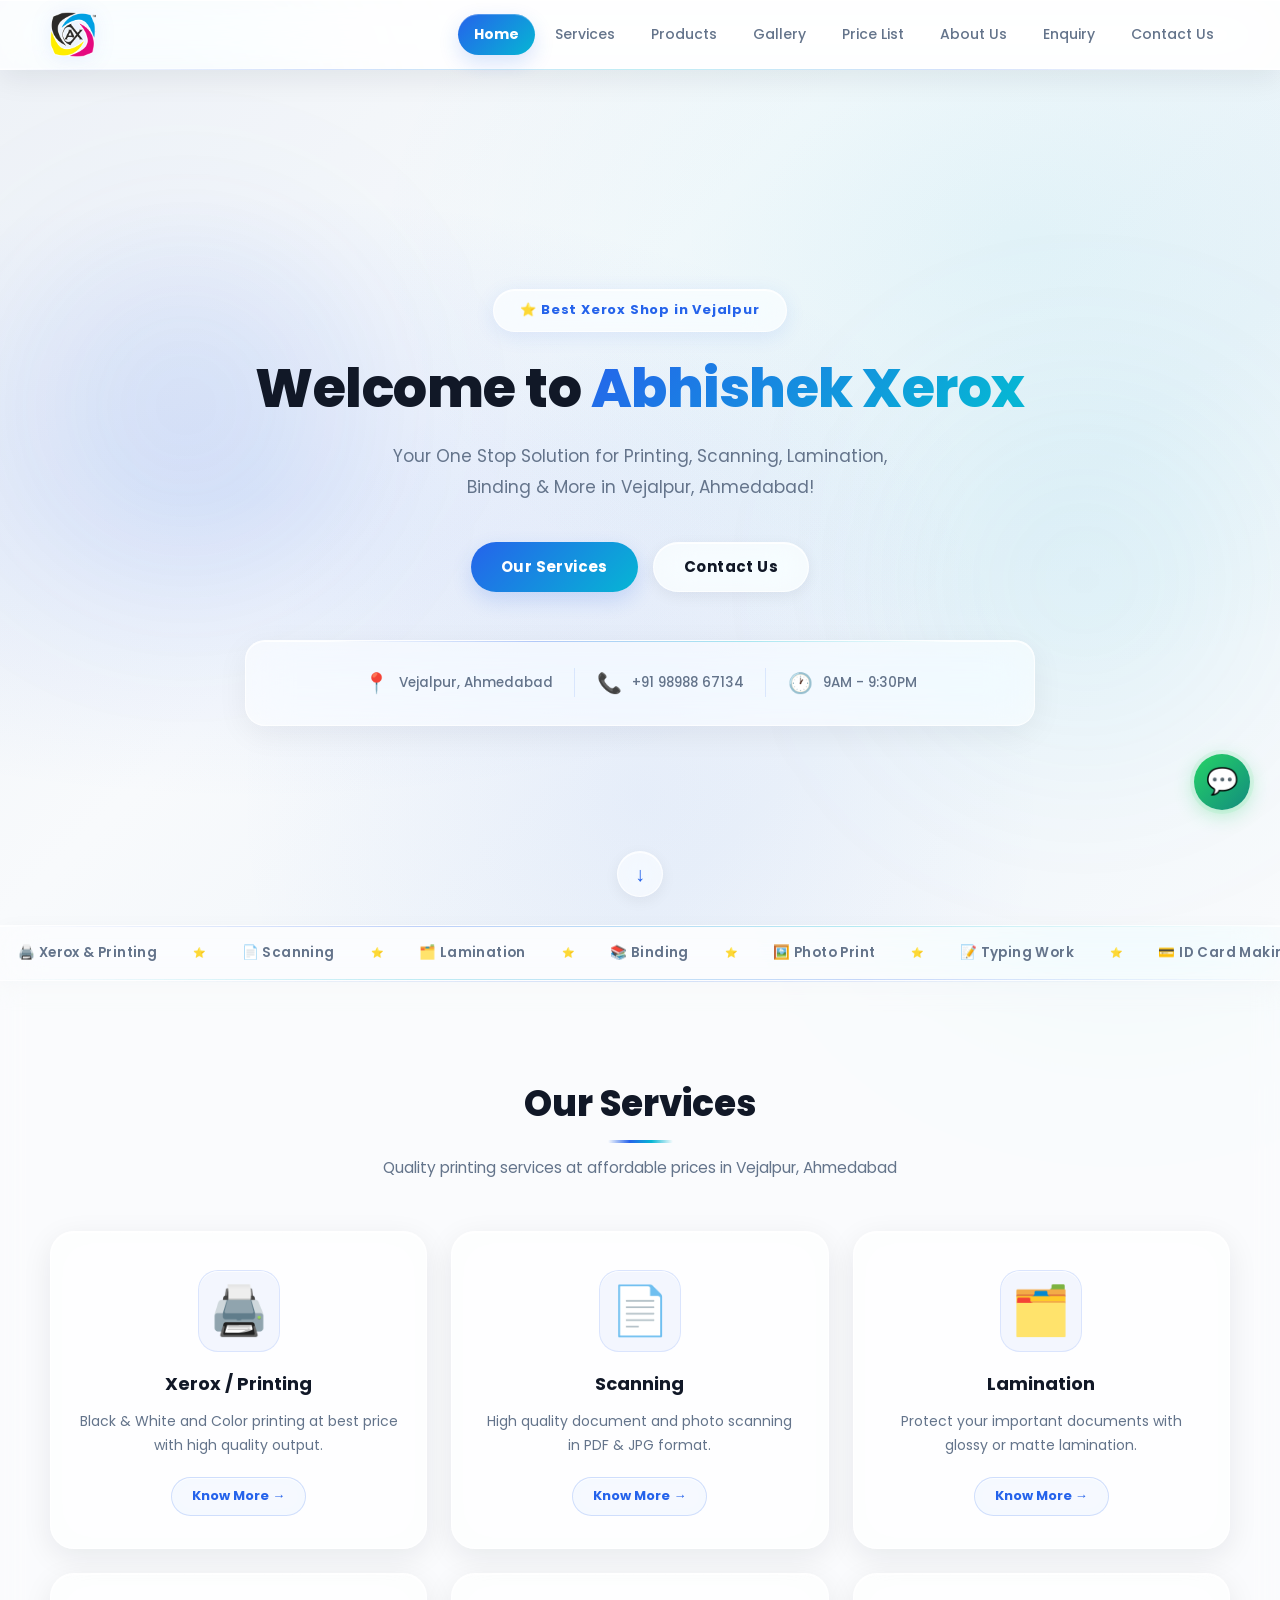
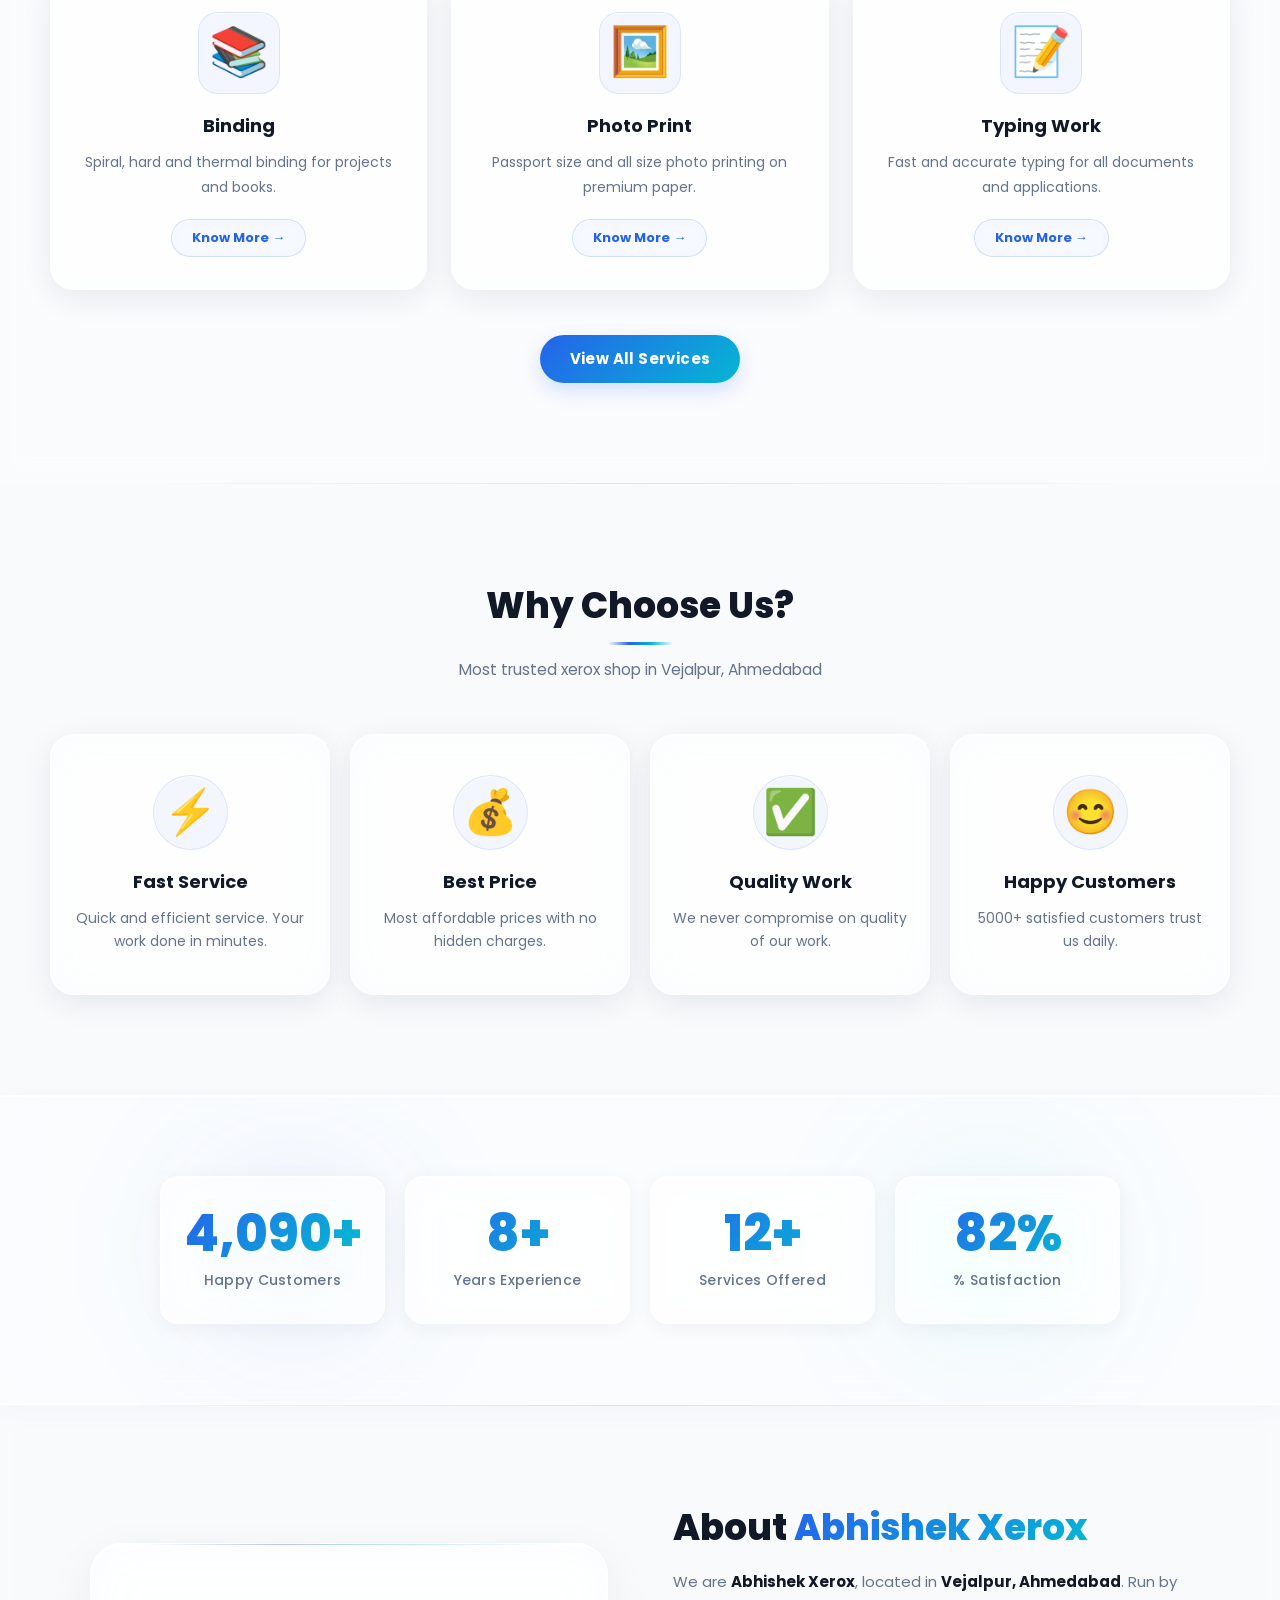
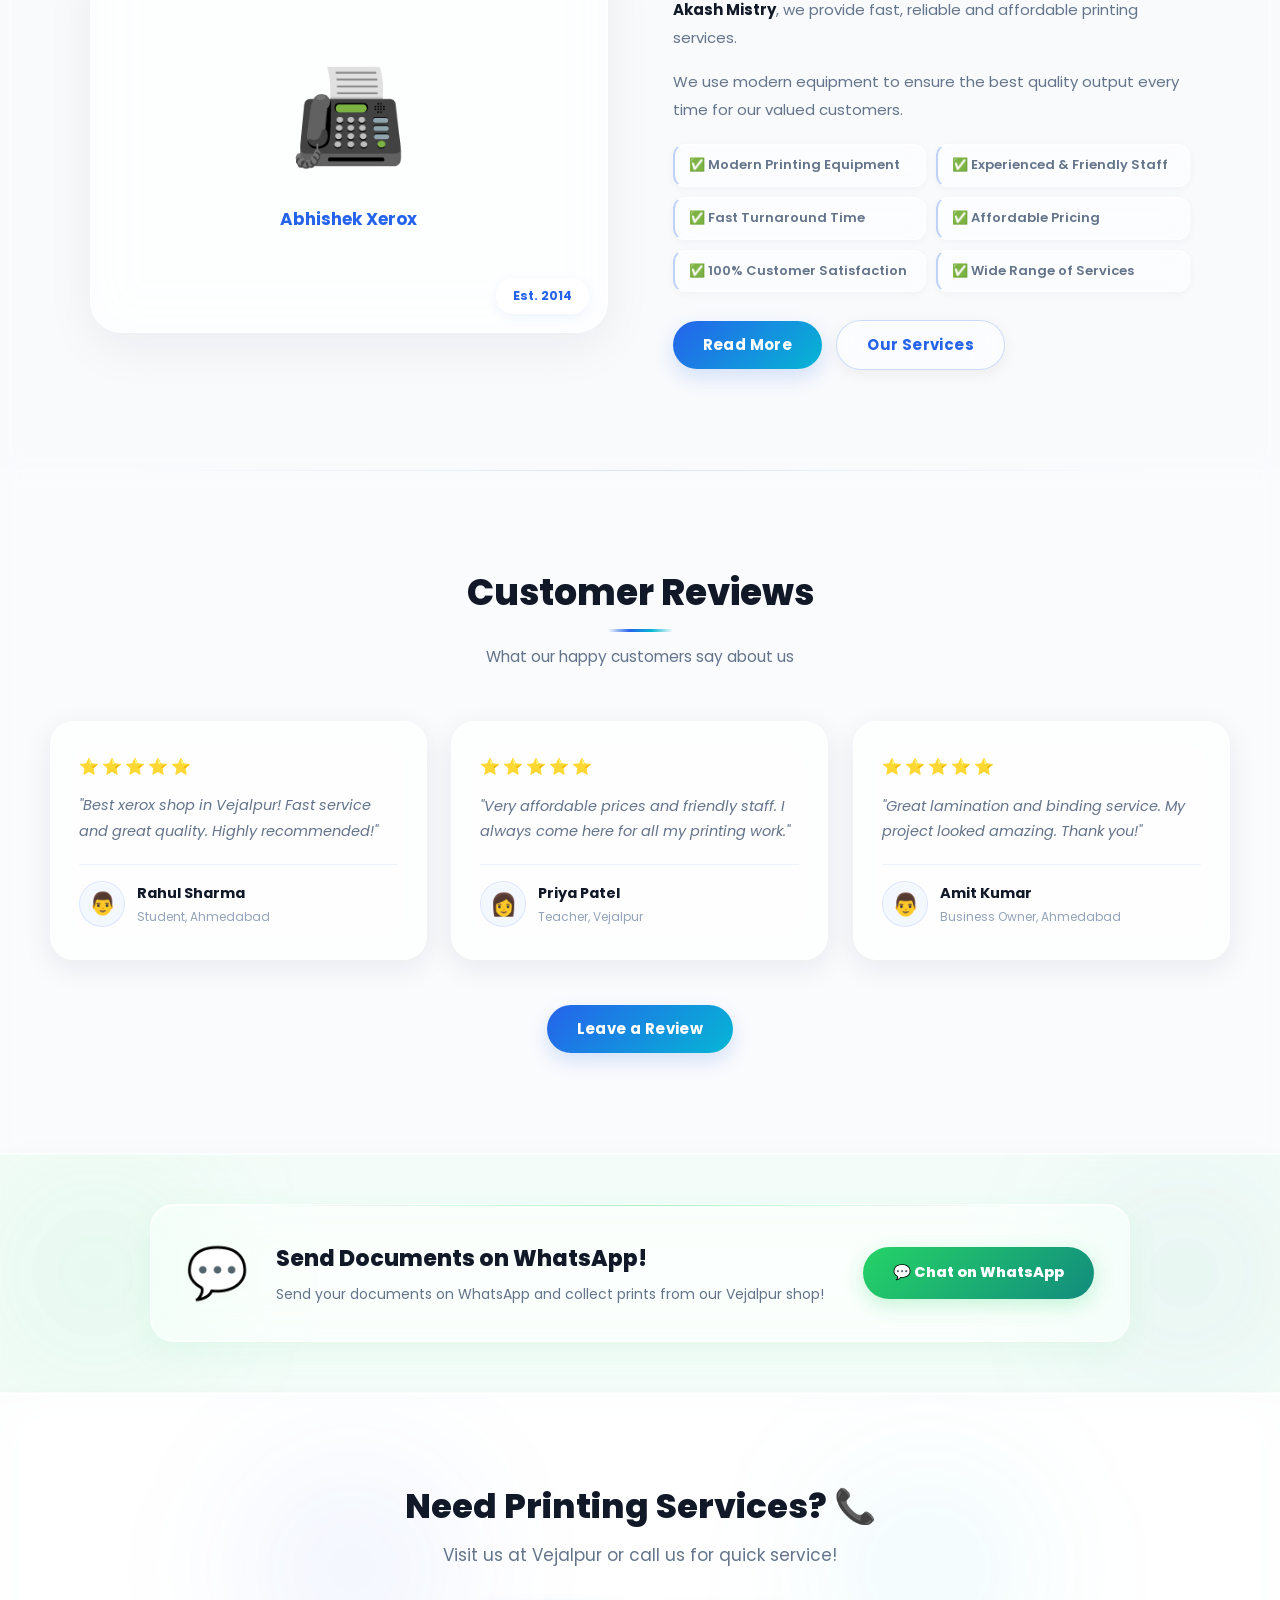
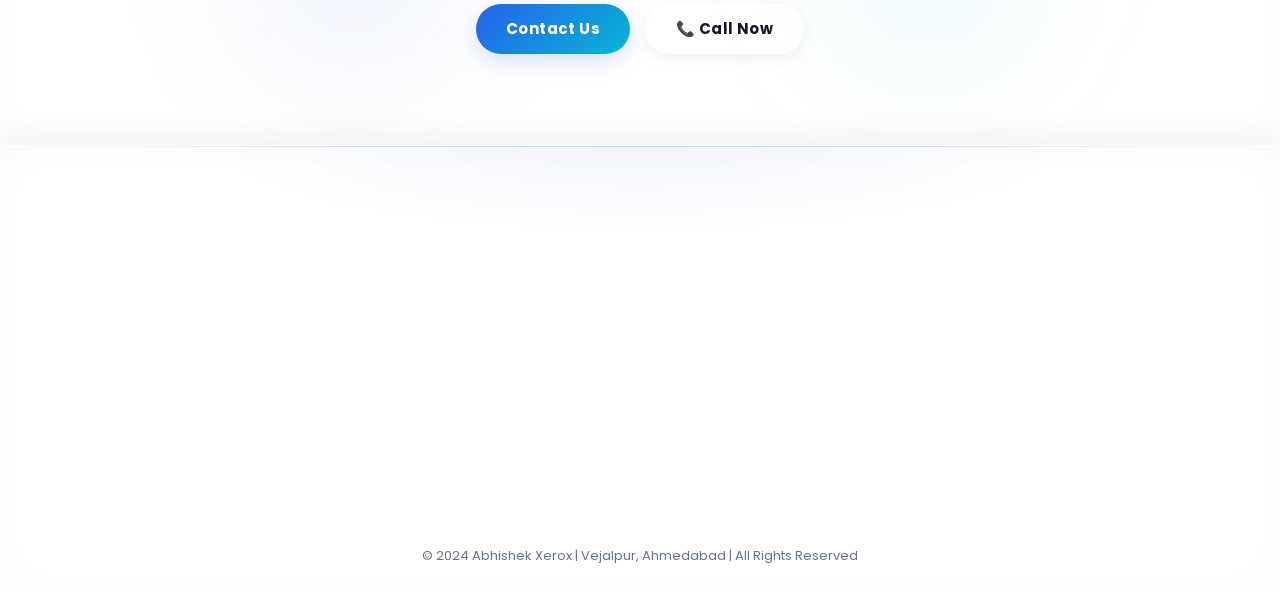
<file: index.html>
<!DOCTYPE html>
<html lang="en">
<head>
    <meta charset="UTF-8">
    <meta name="viewport"
        content="width=device-width, initial-scale=1.0">
    <meta http-equiv="X-UA-Compatible" content="IE=edge">

    <!-- ✅ SEO Meta Tags -->
    <title>Abhishek Xerox - Best Xerox Shop in Vejalpur Ahmedabad</title>
    <meta name="description"
        content="Abhishek Xerox - Best Printing, Xerox, Scanning,
        Lamination & Binding Shop in Vejalpur, Ahmedabad.
        3 Branches. Call: +91 98988 67134">
    <meta name="keywords"
        content="xerox shop vejalpur, printing ahmedabad,
        abhishek xerox, scanning vejalpur, lamination ahmedabad,
        akash mistry xerox, xerox narol, xerox makarba">
    <meta name="author" content="Akash Mistry - Abhishek Xerox">
    <meta name="robots" content="index, follow">
    <meta name="theme-color" content="#FFD700">

    <!-- ✅ Open Graph -->
    <meta property="og:title"
        content="Abhishek Xerox - Best Xerox Shop Vejalpur">
    <meta property="og:description"
        content="Best Printing, Xerox, Scanning, Lamination &
        Binding Shop in Vejalpur, Ahmedabad. Call +91 98988 67134">
    <meta property="og:type" content="website">
    <meta property="og:locale" content="en_IN">

    <!-- ✅ Favicon -->
    <link rel="icon" type="image/png"
        href="images/Abhishek-Logo1.png">
    <link rel="apple-touch-icon"
        href="images/Abhishek-Logo1.png">

    <!-- ✅ Preconnect -->
    <link rel="preconnect" href="https://wa.me">
    <link rel="dns-prefetch" href="https://maps.google.com">

    <!-- CSS -->
    <link rel="stylesheet" href="css/common.css">
    <link rel="stylesheet" href="css/style.css">
</head>
<body>

   <!-- ========== NAVBAR ========== -->
<header>
    <nav class="navbar" role="navigation" aria-label="Main Navigation">
        <div class="logo">
            <a href="index.html" aria-label="Abhishek Xerox Home">
                <img src="images/Abhishek-Logo1.png" alt="Abhishek Xerox - Best Xerox Shop Vejalpur" class="logo-img" width="160" height="48" loading="eager">
            </a>
        </div>

        <ul class="nav-links" id="navLinks" role="menubar">
            <!-- Home (Start) -->
            <li role="none">
                <a href="index.html" class="active" role="menuitem">Home</a>
            </li>
            
            <!-- Services (What you do) -->
            <li role="none">
                <a href="services.html" role="menuitem">Services</a>
            </li>
            
            <!-- Products (What you sell) -->
            <li role="none">
                <a href="products.html" role="menuitem">Products</a>
            </li>
            
            <!-- Gallery (Proof of work) -->
            <li role="none">
                <a href="gallery.html" role="menuitem">Gallery</a>
            </li>

            <!-- Prices (Transparency) -->
            <li role="none">
                <a href="price.html" role="menuitem">Price List</a>
            </li>

            <!-- About Us (Trust) -->
            <li role="none">
                <a href="about.html" role="menuitem">About Us</a>
            </li>

            <!-- Enquiry (Lead generation) -->
            <li role="none">
                <a href="enquiry.html" role="menuitem">Enquiry</a>
            </li>

            <!-- Contact Us (End/Action) -->
            <li role="none">
                <a href="contact.html" role="menuitem">Contact Us</a>
            </li>
        </ul>

        <button class="hamburger" id="hamburger" aria-label="Toggle Navigation Menu" aria-expanded="false" aria-controls="navLinks" type="button">
            <span></span>
            <span></span>
            <span></span>
        </button>
    </nav>
</header>

    <!-- ========== HERO SECTION ========== -->
    <section class="hero" aria-label="Hero Section">
        <div class="hero-content">
            <div class="hero-badge">
                ⭐ Best Xerox Shop in Vejalpur
            </div>
            <h1>Welcome to <span>Abhishek Xerox</span></h1>
            <p>Your One Stop Solution for Printing, Scanning,
                Lamination, Binding & More in
                Vejalpur, Ahmedabad!</p>
            <div class="hero-buttons">
                <a href="services.html" class="btn">
                    Our Services
                </a>
                <a href="contact.html" class="btn btn-dark">
                    Contact Us
                </a>
            </div>
            <div class="hero-info">
                <div class="hero-info-item">
                    <span aria-hidden="true">📍</span>
                    <p>Vejalpur, Ahmedabad</p>
                </div>
                <div class="hero-info-item">
                    <span aria-hidden="true">📞</span>
                    <a href="tel:+919898867134">
                        +91 98988 67134
                    </a>
                </div>
                <div class="hero-info-item">
                    <span aria-hidden="true">🕐</span>
                    <p>9AM - 9:30PM</p>
                </div>
            </div>
        </div>
        <button class="scroll-down"
            aria-label="Scroll down"
            id="scrollDownBtn">
            <span aria-hidden="true">↓</span>
        </button>
    </section>

    <!-- ========== MARQUEE ========== -->
    <div class="marquee-section"
        aria-label="Services Ticker"
        role="marquee">
        <div class="marquee-track">
            <div class="marquee-content" aria-hidden="false">
                <span>🖨️ Xerox & Printing</span>
                <span>⭐</span>
                <span>📄 Scanning</span>
                <span>⭐</span>
                <span>🗂️ Lamination</span>
                <span>⭐</span>
                <span>📚 Binding</span>
                <span>⭐</span>
                <span>🖼️ Photo Print</span>
                <span>⭐</span>
                <span>📝 Typing Work</span>
                <span>⭐</span>
                <span>💳 ID Card Making</span>
                <span>⭐</span>
                <span>📮 Visiting Cards</span>
                <span>⭐</span>
            </div>
            <!-- Duplicate for seamless loop -->
            <div class="marquee-content" aria-hidden="true">
                <span>🖨️ Xerox & Printing</span>
                <span>⭐</span>
                <span>📄 Scanning</span>
                <span>⭐</span>
                <span>🗂️ Lamination</span>
                <span>⭐</span>
                <span>📚 Binding</span>
                <span>⭐</span>
                <span>🖼️ Photo Print</span>
                <span>⭐</span>
                <span>📝 Typing Work</span>
                <span>⭐</span>
                <span>💳 ID Card Making</span>
                <span>⭐</span>
                <span>📮 Visiting Cards</span>
                <span>⭐</span>
            </div>
        </div>
    </div>

    <!-- ========== SERVICES SECTION ========== -->
    <section class="services-section" id="services">
        <h2 class="section-title">Our Services</h2>
        <p class="section-subtitle">
            Quality printing services at affordable prices
            in Vejalpur, Ahmedabad
        </p>
        <div class="services-grid">

            <article class="service-card">
                <div class="card-icon" aria-hidden="true">
                    🖨️
                </div>
                <h3>Xerox / Printing</h3>
                <p>Black & White and Color printing at best
                    price with high quality output.</p>
                <a href="services.html" class="card-link">
                    Know More →
                </a>
            </article>

            <article class="service-card">
                <div class="card-icon" aria-hidden="true">
                    📄
                </div>
                <h3>Scanning</h3>
                <p>High quality document and photo scanning
                    in PDF & JPG format.</p>
                <a href="services.html" class="card-link">
                    Know More →
                </a>
            </article>

            <article class="service-card">
                <div class="card-icon" aria-hidden="true">
                    🗂️
                </div>
                <h3>Lamination</h3>
                <p>Protect your important documents with
                    glossy or matte lamination.</p>
                <a href="services.html" class="card-link">
                    Know More →
                </a>
            </article>

            <article class="service-card">
                <div class="card-icon" aria-hidden="true">
                    📚
                </div>
                <h3>Binding</h3>
                <p>Spiral, hard and thermal binding for
                    projects and books.</p>
                <a href="services.html" class="card-link">
                    Know More →
                </a>
            </article>

            <article class="service-card">
                <div class="card-icon" aria-hidden="true">
                    🖼️
                </div>
                <h3>Photo Print</h3>
                <p>Passport size and all size photo printing
                    on premium paper.</p>
                <a href="services.html" class="card-link">
                    Know More →
                </a>
            </article>

            <article class="service-card">
                <div class="card-icon" aria-hidden="true">
                    📝
                </div>
                <h3>Typing Work</h3>
                <p>Fast and accurate typing for all documents
                    and applications.</p>
                <a href="services.html" class="card-link">
                    Know More →
                </a>
            </article>

        </div>
        <div class="section-btn">
            <a href="services.html" class="btn">
                View All Services
            </a>
        </div>
    </section>

    <!-- ========== WHY CHOOSE US ========== -->
    <section class="why-section">
        <h2 class="section-title">Why Choose Us?</h2>
        <p class="section-subtitle">
            Most trusted xerox shop in Vejalpur, Ahmedabad
        </p>
        <div class="why-grid">

            <div class="why-card">
                <div class="why-icon" aria-hidden="true">⚡</div>
                <h3>Fast Service</h3>
                <p>Quick and efficient service.
                    Your work done in minutes.</p>
            </div>

            <div class="why-card">
                <div class="why-icon" aria-hidden="true">💰</div>
                <h3>Best Price</h3>
                <p>Most affordable prices with
                    no hidden charges.</p>
            </div>

            <div class="why-card">
                <div class="why-icon" aria-hidden="true">✅</div>
                <h3>Quality Work</h3>
                <p>We never compromise on
                    quality of our work.</p>
            </div>

            <div class="why-card">
                <div class="why-icon" aria-hidden="true">😊</div>
                <h3>Happy Customers</h3>
                <p>5000+ satisfied customers
                    trust us daily.</p>
            </div>

        </div>
    </section>

    <!-- ========== STATS SECTION ========== -->
    <section class="stats-section" aria-label="Statistics">
        <div class="stats-grid">
            <div class="stat-item">
                <h3 class="counter"
                    data-target="5000"
                    aria-label="5000+ Happy Customers">0</h3>
                <p>Happy Customers</p>
            </div>
            <div class="stat-item">
                <h3 class="counter"
                    data-target="10"
                    aria-label="10+ Years Experience">0</h3>
                <p>Years Experience</p>
            </div>
            <div class="stat-item">
                <h3 class="counter"
                    data-target="15"
                    aria-label="15+ Services Offered">0</h3>
                <p>Services Offered</p>
            </div>
            <div class="stat-item">
                <h3 class="counter"
                    data-target="100"
                    aria-label="100% Satisfaction">0</h3>
                <p>% Satisfaction</p>
            </div>
        </div>
    </section>

    <!-- ========== ABOUT PREVIEW ========== -->
    <section class="about-preview">
        <div class="about-preview-grid">
            <div class="about-preview-img">
                <div class="img-placeholder">
                    <span aria-hidden="true">📠</span>
                    <p>Abhishek Xerox</p>
                    <div class="est-badge">Est. 2014</div>
                </div>
            </div>
            <div class="about-preview-content">
                <h2>About <span>Abhishek Xerox</span></h2>
                <p>We are <strong>Abhishek Xerox</strong>,
                    located in
                    <strong>Vejalpur, Ahmedabad</strong>.
                    Run by <strong>Akash Mistry</strong>,
                    we provide fast, reliable and affordable
                    printing services.</p>
                <p>We use modern equipment to ensure the
                    best quality output every time for our
                    valued customers.</p>
                <ul class="about-list">
                    <li>✅ Modern Printing Equipment</li>
                    <li>✅ Experienced & Friendly Staff</li>
                    <li>✅ Fast Turnaround Time</li>
                    <li>✅ Affordable Pricing</li>
                    <li>✅ 100% Customer Satisfaction</li>
                    <li>✅ Wide Range of Services</li>
                </ul>
                <div class="about-btns">
                    <a href="about.html" class="btn">
                        Read More
                    </a>
                    <a href="services.html"
                        class="btn btn-outline-dark">
                        Our Services
                    </a>
                </div>
            </div>
        </div>
    </section>

    <!-- ========== TESTIMONIALS ========== -->
    <section class="testimonials-section"
        aria-label="Customer Reviews">
        <h2 class="section-title">Customer Reviews</h2>
        <p class="section-subtitle">
            What our happy customers say about us
        </p>
        <div class="testimonials-grid">

            <article class="testimonial-card">
                <div class="stars" aria-label="5 stars">
                    ⭐⭐⭐⭐⭐
                </div>
                <p>"Best xerox shop in Vejalpur! Fast service
                    and great quality. Highly recommended!"</p>
                <div class="author">
                    <div class="author-icon" aria-hidden="true">
                        👨
                    </div>
                    <div>
                        <h4>Rahul Sharma</h4>
                        <small>Student, Ahmedabad</small>
                    </div>
                </div>
            </article>

            <article class="testimonial-card">
                <div class="stars" aria-label="5 stars">
                    ⭐⭐⭐⭐⭐
                </div>
                <p>"Very affordable prices and friendly staff.
                    I always come here for all my printing work."</p>
                <div class="author">
                    <div class="author-icon" aria-hidden="true">
                        👩
                    </div>
                    <div>
                        <h4>Priya Patel</h4>
                        <small>Teacher, Vejalpur</small>
                    </div>
                </div>
            </article>

            <article class="testimonial-card">
                <div class="stars" aria-label="5 stars">
                    ⭐⭐⭐⭐⭐
                </div>
                <p>"Great lamination and binding service.
                    My project looked amazing. Thank you!"</p>
                <div class="author">
                    <div class="author-icon" aria-hidden="true">
                        👨
                    </div>
                    <div>
                        <h4>Amit Kumar</h4>
                        <small>Business Owner, Ahmedabad</small>
                    </div>
                </div>
            </article>

        </div>
        <div class="section-btn">
            <a href="contact.html" class="btn">
                Leave a Review
            </a>
        </div>
    </section>

    <!-- ========== WHATSAPP SECTION ========== -->
    <section class="whatsapp-section"
        aria-label="WhatsApp Contact">
        <div class="whatsapp-content">
            <span aria-hidden="true">💬</span>
            <div>
                <h3>Send Documents on WhatsApp!</h3>
                <p>Send your documents on WhatsApp and
                    collect prints from our Vejalpur shop!</p>
            </div>
            <a href="https://wa.me/919898867134"
                target="_blank"
                rel="noopener noreferrer"
                class="whatsapp-btn"
                aria-label="Chat on WhatsApp">
                💬 Chat on WhatsApp
            </a>
        </div>
    </section>

    <!-- ========== CTA SECTION ========== -->
    <section class="cta-section" aria-label="Call to Action">
        <h2>Need Printing Services? 📞</h2>
        <p>Visit us at Vejalpur or call us for quick service!</p>
        <div class="cta-buttons">
            <a href="contact.html" class="btn">Contact Us</a>
            <a href="tel:+919898867134" class="btn btn-dark">
                📞 Call Now
            </a>
        </div>
    </section>

    <!-- ========== FOOTER ========== -->
    <footer role="contentinfo">
        <div class="footer-grid">
            <div class="footer-col">
                <h3>📠 Abhishek Xerox</h3>
                <p>Your trusted partner for all printing
                    and documentation needs in Vejalpur,
                    Ahmedabad since 2014.</p>
                <div class="footer-social">
                    <a href="https://wa.me/919898867134"
                        target="_blank"
                        rel="noopener noreferrer"
                        title="Chat on WhatsApp"
                        aria-label="WhatsApp">💬</a>
                    <a href="mailto:abhishekxerox01@gmail.com"
                        title="Send Email"
                        aria-label="Email">📧</a>
                    <a href="tel:+919898867134"
                        title="Call Us"
                        aria-label="Call">📞</a>
                </div>
            </div>
            <div class="footer-col">
                <h3>Quick Links</h3>
                <ul>
                    <li><a href="index.html">🏠 Home</a></li>
                    <li><a href="services.html">
                        🛠️ Services</a></li>
                    <li><a href="products.html">
                        📦 Products</a></li>
                    <li><a href="about.html">👤 About Us</a></li>
                    <li><a href="gallery.html">🖼️ Gallery</a></li>
                    <li><a href="price.html">💰 Price List</a></li>
                    <li><a href="contact.html">
                        📞 Contact Us</a></li>
                </ul>
            </div>
            <div class="footer-col">
                <h3>Services</h3>
                <ul>
                    <li><a href="services.html">
                        🖨️ Xerox / Printing</a></li>
                    <li><a href="services.html">
                        📄 Scanning</a></li>
                    <li><a href="services.html">
                        🗂️ Lamination</a></li>
                    <li><a href="services.html">
                        📚 Binding</a></li>
                    <li><a href="services.html">
                        🖼️ Photo Print</a></li>
                    <li><a href="services.html">
                        📝 Typing Work</a></li>
                </ul>
            </div>
            <div class="footer-col">
                <h3>Contact Info</h3>
                <p>📍 Vejalpur, Ahmedabad - 380051</p>
                <p>📞 <a href="tel:+919898867134"
                    style="color:#aaa;">
                    +91 98988 67134</a></p>
                <p>📧 <a
                    href="mailto:abhishekxerox01@gmail.com"
                    style="color:#aaa;">
                    abhishekxerox01@gmail.com</a></p>
                <p>🕐 Mon-Sat: 9AM - 9:30PM</p>
                <p>🕐 Sunday: 9AM - 1:30PM</p>
            </div>
        </div>
        <div class="footer-bottom">
            <p>© 2024 Abhishek Xerox | Vejalpur, Ahmedabad
                | All Rights Reserved</p>
        </div>
    </footer>

    <!-- WhatsApp Float -->
    <a href="https://wa.me/919898867134"
        target="_blank"
        rel="noopener noreferrer"
        class="whatsapp-float"
        title="Chat on WhatsApp"
        aria-label="Chat on WhatsApp">
        💬
    </a>

    <!-- Scroll Top -->
    <button id="scrollTop"
        aria-label="Scroll to top"
        type="button">↑</button>

    <!-- JS at bottom for performance -->
    <script src="js/common.js" defer></script>
    <script src="js/script.js" defer></script>

</body>
</html>
</file>
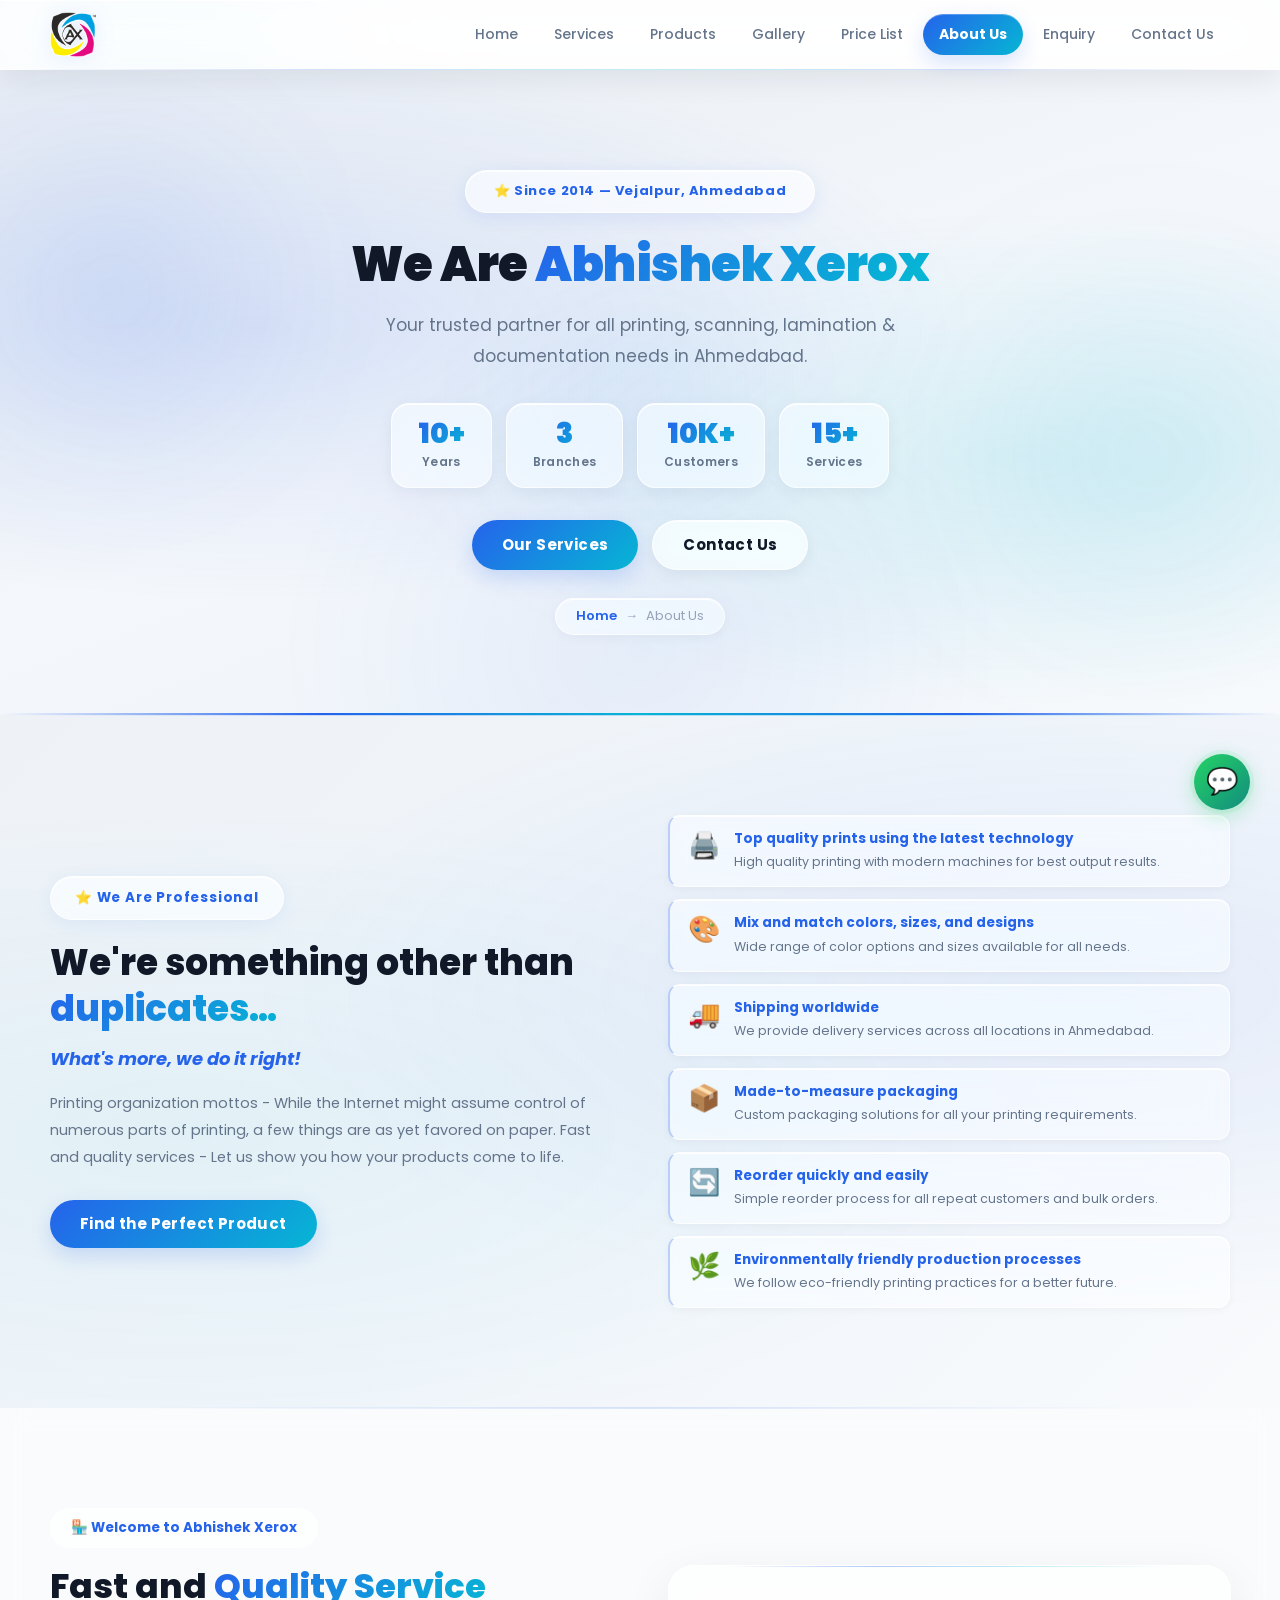
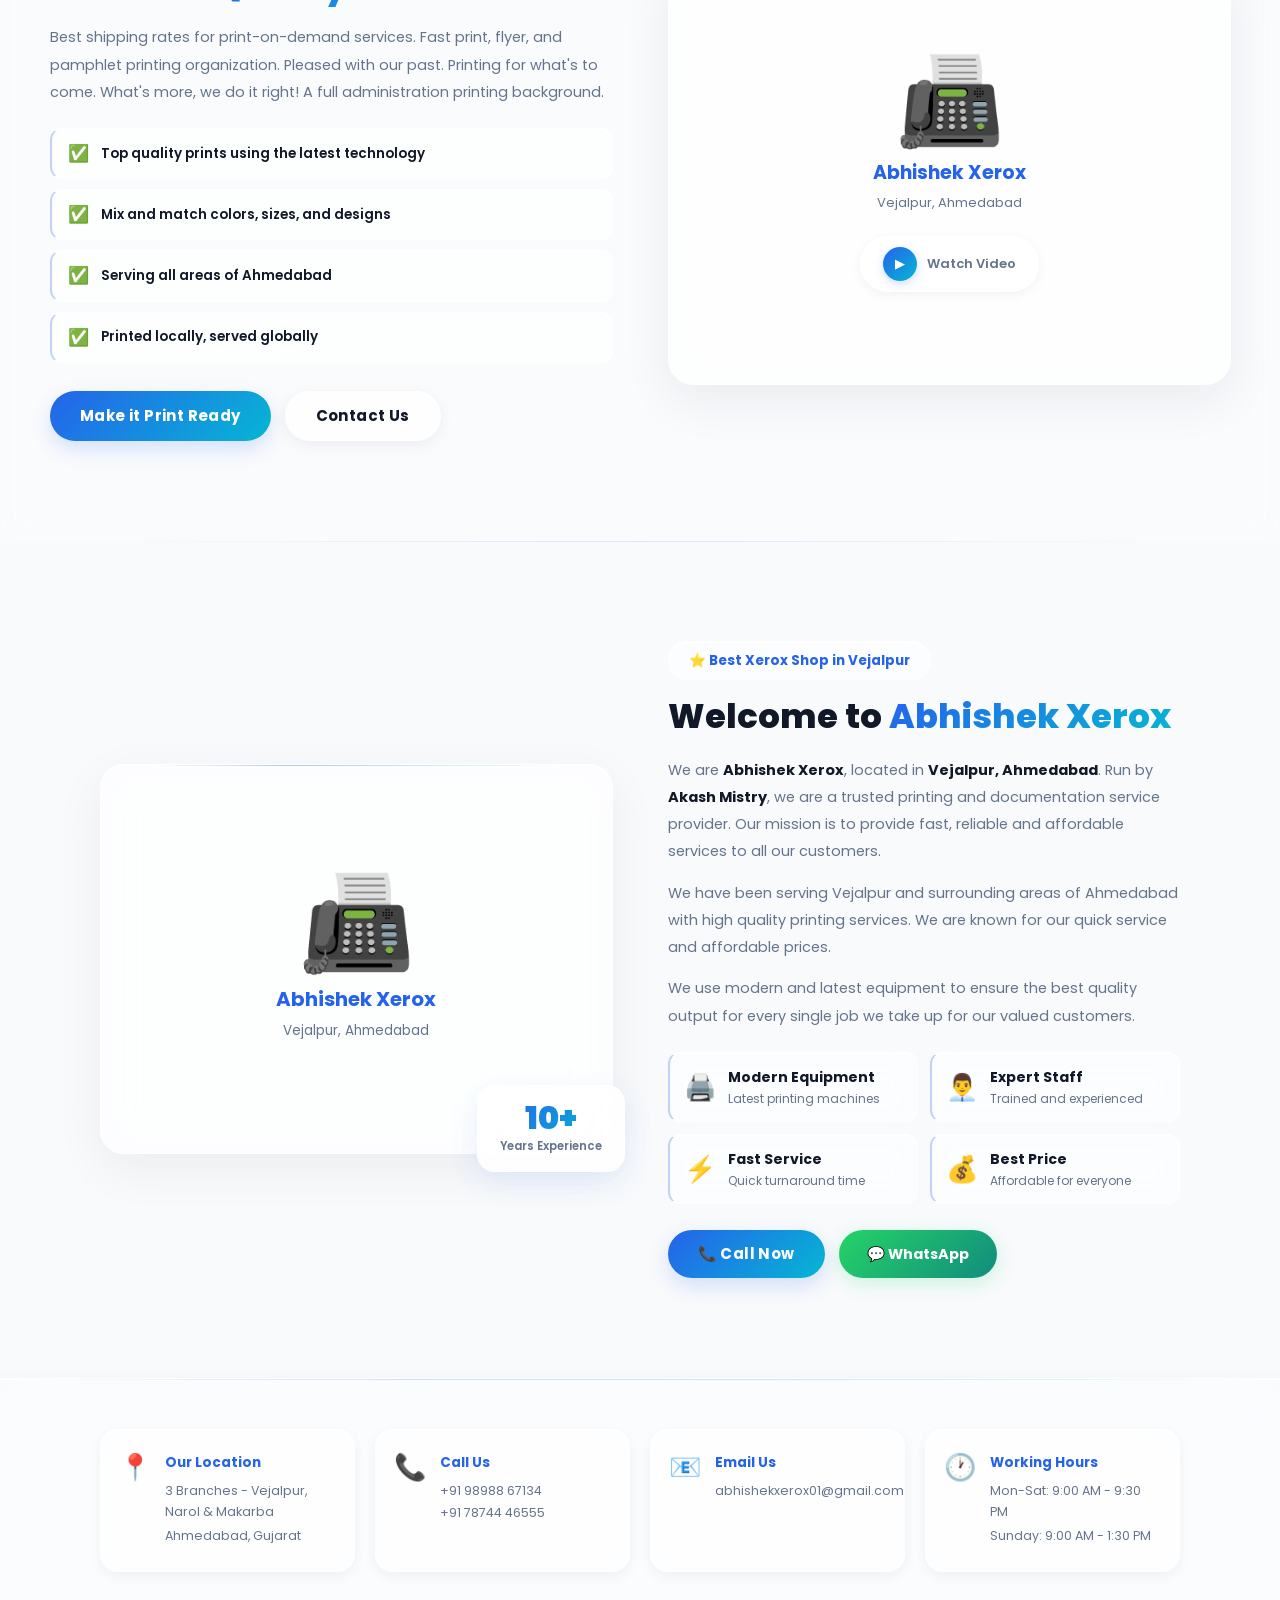
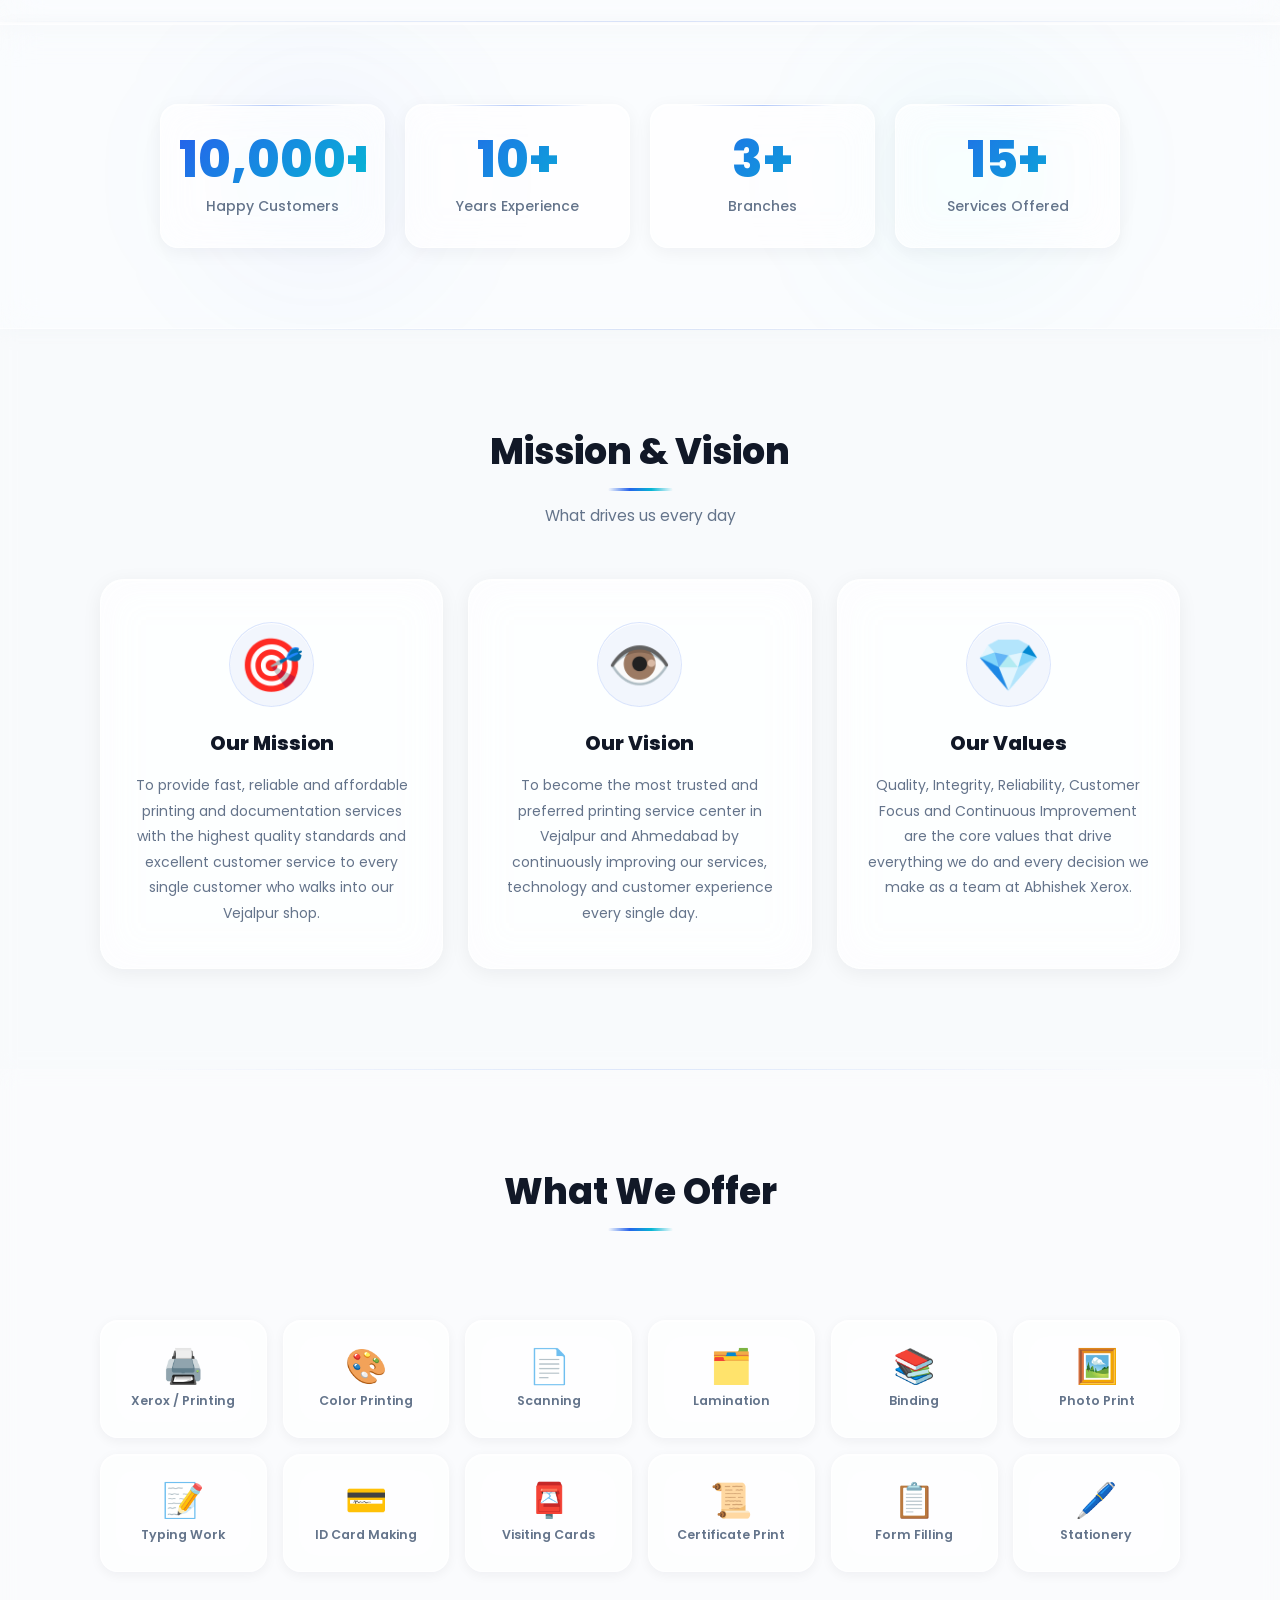
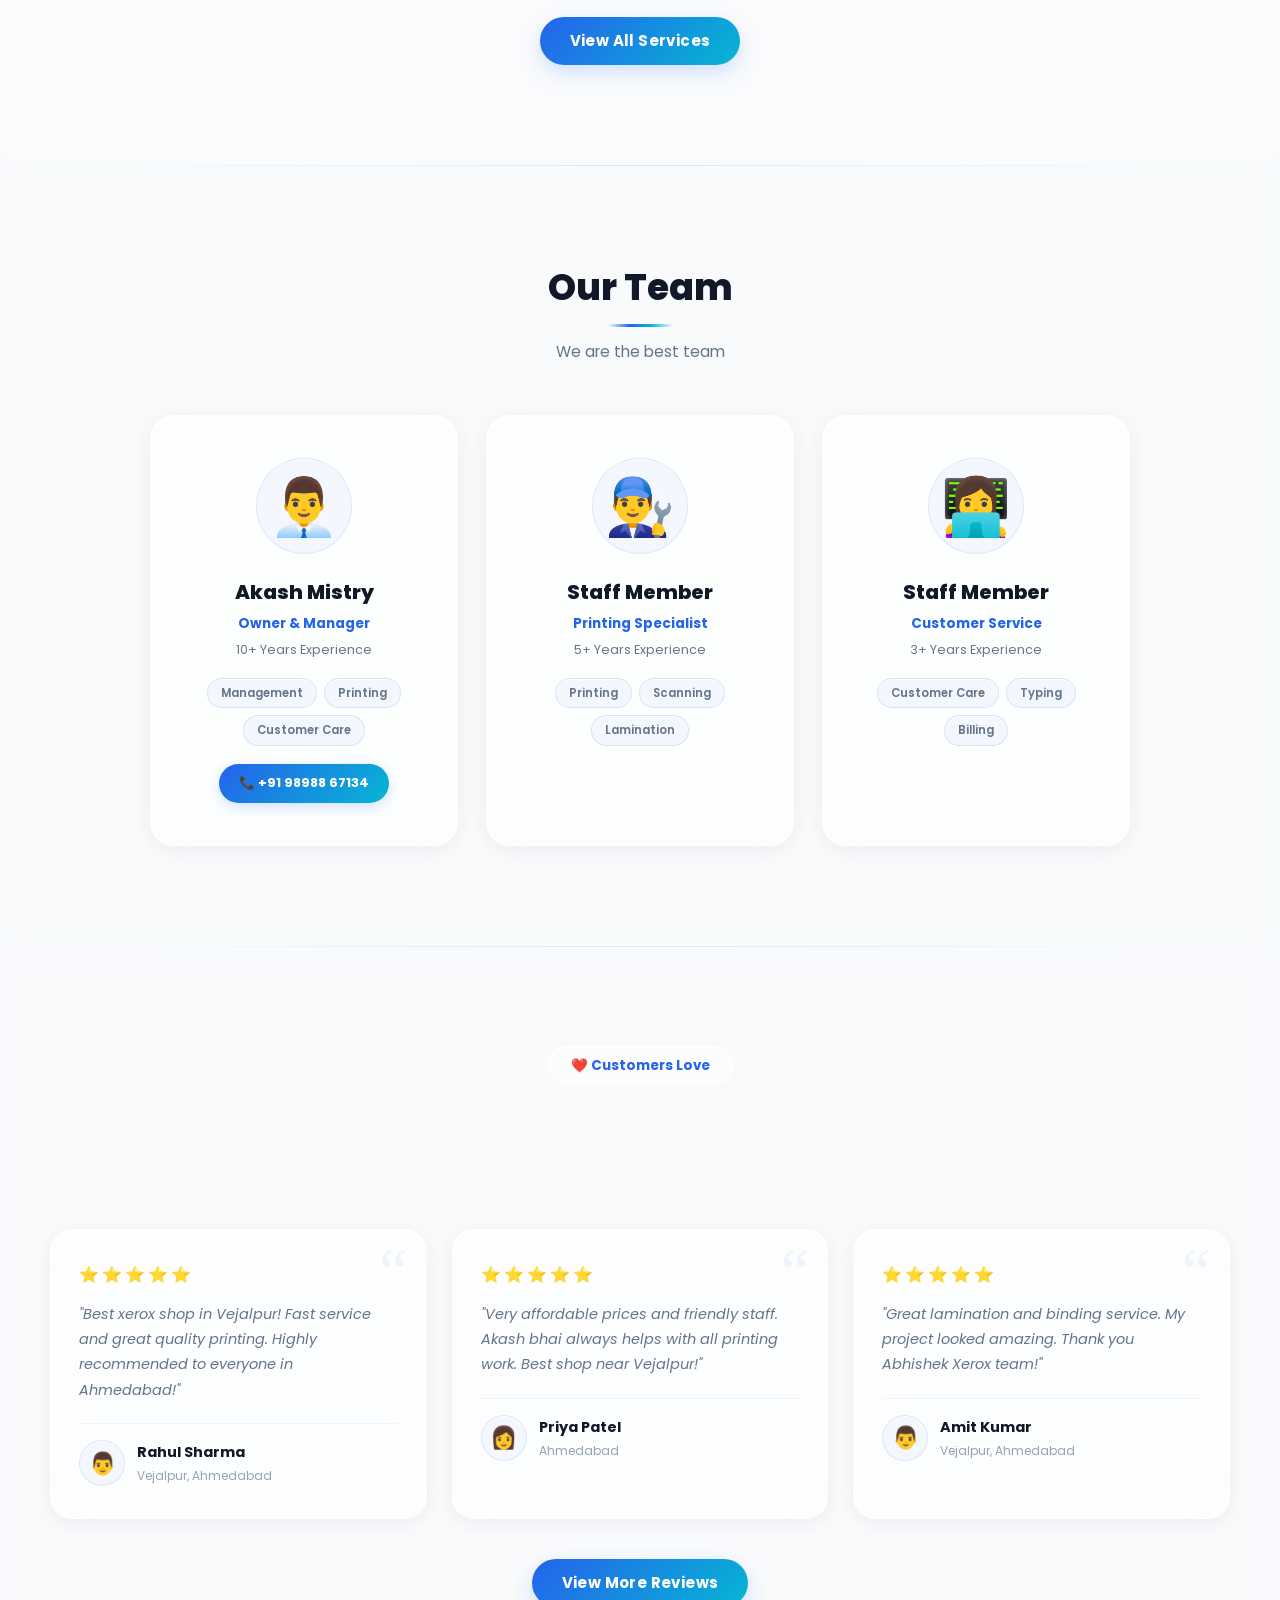
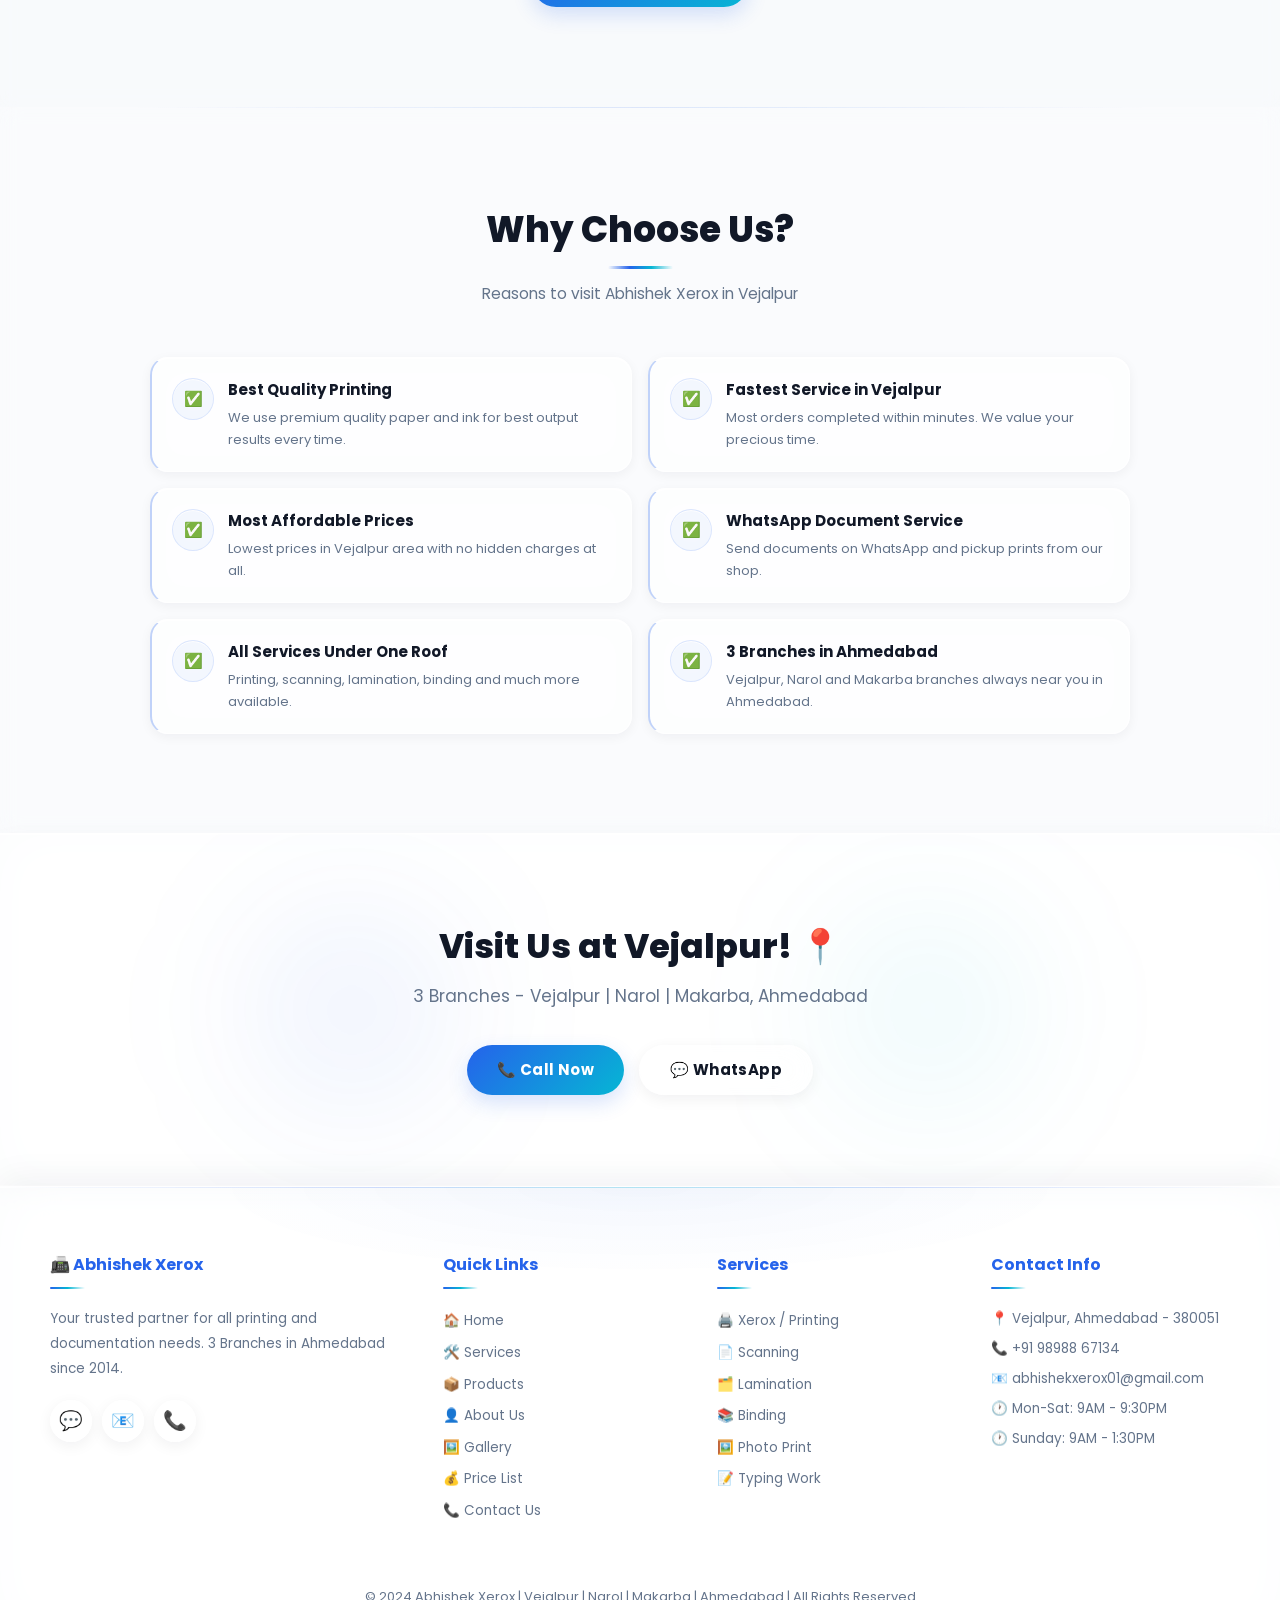
<file: about.html>
<!DOCTYPE html>
<html lang="en">
<head>
    <meta charset="UTF-8">
    <meta name="viewport"
        content="width=device-width, initial-scale=1.0">
    <meta http-equiv="X-UA-Compatible" content="IE=edge">

    <title>About Us - Abhishek Xerox | Vejalpur Ahmedabad</title>
    <meta name="description"
        content="Know more about Abhishek Xerox - Best Printing
        Shop in Vejalpur, Ahmedabad. 3 Branches. Run by
        Akash Mistry. Call: +91 98988 67134">
    <meta name="keywords"
        content="about abhishek xerox, xerox shop vejalpur,
        akash mistry printing ahmedabad, 3 branches ahmedabad">
    <meta name="robots" content="index, follow">
    <meta name="theme-color" content="#FFD700">

    <!-- Favicon -->
    <link rel="icon" type="image/png"
        href="images/Abhishek-Logo1.png">
    <link rel="apple-touch-icon"
        href="images/Abhishek-Logo1.png">

    <!-- CSS -->
    <link rel="stylesheet" href="css/common.css">
    <link rel="stylesheet" href="css/about.css">
</head>
<body>

    <!-- ========== NAVBAR ========== -->
<header>
    <nav class="navbar" role="navigation" aria-label="Main Navigation">
        <div class="logo">
            <a href="index.html" aria-label="Abhishek Xerox Home">
                <img src="images/Abhishek-Logo1.png" alt="Abhishek Xerox - Best Xerox Shop Vejalpur" class="logo-img" width="160" height="48" loading="eager">
            </a>
        </div>

        <ul class="nav-links" id="navLinks" role="menubar">
            <!-- Home (Start) -->
            <li role="none">
                <a href="index.html" class="active" role="menuitem">Home</a>
            </li>
            
            <!-- Services (What you do) -->
            <li role="none">
                <a href="services.html" role="menuitem">Services</a>
            </li>
            
            <!-- Products (What you sell) -->
            <li role="none">
                <a href="products.html" role="menuitem">Products</a>
            </li>
            
            <!-- Gallery (Proof of work) -->
            <li role="none">
                <a href="gallery.html" role="menuitem">Gallery</a>
            </li>

            <!-- Prices (Transparency) -->
            <li role="none">
                <a href="price.html" role="menuitem">Price List</a>
            </li>

            <!-- About Us (Trust) -->
            <li role="none">
                <a href="about.html" class="active" role="menuitem">About Us</a>
            </li>

            <!-- Enquiry (Lead generation) -->
            <li role="none">
                <a href="enquiry.html" role="menuitem">Enquiry</a>
            </li>

            <!-- Contact Us (End/Action) -->
            <li role="none">
                <a href="contact.html" role="menuitem">Contact Us</a>
            </li>
        </ul>

        <button class="hamburger" id="hamburger" aria-label="Toggle Navigation Menu" aria-expanded="false" aria-controls="navLinks" type="button">
            <span></span>
            <span></span>
            <span></span>
        </button>
    </nav>
</header>

    <!-- ========== ABOUT HERO - UNIQUE ========== -->
<section class="about-hero" aria-label="About Us Hero">
    <!-- Floating glass blobs -->
    <div class="about-hero-blob blob-1" aria-hidden="true"></div>
    <div class="about-hero-blob blob-2" aria-hidden="true"></div>
    <div class="about-hero-blob blob-3" aria-hidden="true"></div>

    <div class="about-hero-content">
        <div class="about-hero-badge">
            ⭐ Since 2014 — Vejalpur, Ahmedabad
        </div>
        <h1>We Are <span>Abhishek Xerox</span></h1>
        <p>Your trusted partner for all printing,
            scanning, lamination & documentation
            needs in Ahmedabad.</p>

        <div class="about-hero-stats">
            <div class="about-hero-stat">
                <h3>10+</h3>
                <p>Years</p>
            </div>
            <div class="about-hero-stat">
                <h3>3</h3>
                <p>Branches</p>
            </div>
            <div class="about-hero-stat">
                <h3>10K+</h3>
                <p>Customers</p>
            </div>
            <div class="about-hero-stat">
                <h3>15+</h3>
                <p>Services</p>
            </div>
        </div>

        <div class="about-hero-btns">
            <a href="services.html" class="btn">
                Our Services
            </a>
            <a href="contact.html" class="btn btn-dark">
                Contact Us
            </a>
        </div>

        <nav class="about-hero-breadcrumb"
            aria-label="Breadcrumb">
            <a href="index.html">Home</a>
            <span aria-hidden="true">→</span>
            <span>About Us</span>
        </nav>
    </div>

    <!-- Bottom shimmer -->
    <div class="about-hero-shimmer" aria-hidden="true"></div>
</section>

    <!-- ========== PROFESSIONAL INTRO ========== -->
    <section class="pro-intro-section"
        aria-label="Professional Introduction">
        <div class="pro-intro-grid">
            <div class="pro-intro-content">
                <div class="pro-badge">
                    ⭐ We Are Professional
                </div>
                <h2>We're something other than
                    <span>duplicates…</span>
                </h2>
                <p class="pro-tagline">
                    What's more, we do it right!
                </p>
                <p class="pro-desc">
                    Printing organization mottos - While the
                    Internet might assume control of numerous
                    parts of printing, a few things are as yet
                    favored on paper. Fast and quality services -
                    Let us show you how your products come to life.
                </p>
                <a href="services.html" class="btn">
                    Find the Perfect Product
                </a>
            </div>
            <div class="pro-intro-features"
                aria-label="Our Features">
                <div class="pro-feature">
                    <span aria-hidden="true">🖨️</span>
                    <div>
                        <h4>Top quality prints using
                            the latest technology</h4>
                        <p>High quality printing with modern
                            machines for best output results.</p>
                    </div>
                </div>
                <div class="pro-feature">
                    <span aria-hidden="true">🎨</span>
                    <div>
                        <h4>Mix and match colors,
                            sizes, and designs</h4>
                        <p>Wide range of color options and
                            sizes available for all needs.</p>
                    </div>
                </div>
                <div class="pro-feature">
                    <span aria-hidden="true">🚚</span>
                    <div>
                        <h4>Shipping worldwide</h4>
                        <p>We provide delivery services
                            across all locations in Ahmedabad.</p>
                    </div>
                </div>
                <div class="pro-feature">
                    <span aria-hidden="true">📦</span>
                    <div>
                        <h4>Made-to-measure packaging</h4>
                        <p>Custom packaging solutions for all
                            your printing requirements.</p>
                    </div>
                </div>
                <div class="pro-feature">
                    <span aria-hidden="true">🔄</span>
                    <div>
                        <h4>Reorder quickly and easily</h4>
                        <p>Simple reorder process for all
                            repeat customers and bulk orders.</p>
                    </div>
                </div>
                <div class="pro-feature">
                    <span aria-hidden="true">🌿</span>
                    <div>
                        <h4>Environmentally friendly
                            production processes</h4>
                        <p>We follow eco-friendly printing
                            practices for a better future.</p>
                    </div>
                </div>
            </div>
        </div>
    </section>

    <!-- ========== WELCOME SECTION ========== -->
    <section class="welcome-section"
        aria-label="Welcome to Abhishek Xerox">
        <div class="welcome-grid">
            <div class="welcome-content">
                <div class="welcome-badge">
                    🏪 Welcome to Abhishek Xerox
                </div>
                <h2>Fast and <span>Quality Service</span></h2>
                <p>Best shipping rates for print-on-demand
                    services. Fast print, flyer, and pamphlet
                    printing organization. Pleased with our past.
                    Printing for what's to come. What's more,
                    we do it right! A full administration
                    printing background.</p>

                <div class="welcome-features">
                    <div class="welcome-feat">
                        <span aria-hidden="true">✅</span>
                        <p>Top quality prints using
                            the latest technology</p>
                    </div>
                    <div class="welcome-feat">
                        <span aria-hidden="true">✅</span>
                        <p>Mix and match colors,
                            sizes, and designs</p>
                    </div>
                    <div class="welcome-feat">
                        <span aria-hidden="true">✅</span>
                        <p>Serving all areas of Ahmedabad</p>
                    </div>
                    <div class="welcome-feat">
                        <span aria-hidden="true">✅</span>
                        <p>Printed locally, served globally</p>
                    </div>
                </div>

                <div class="welcome-btns">
                    <a href="services.html" class="btn">
                        Make it Print Ready
                    </a>
                    <a href="contact.html"
                        class="btn btn-dark">
                        Contact Us
                    </a>
                </div>
            </div>

            <div class="welcome-img">
                <div class="welcome-img-box"
                    role="img"
                    aria-label="Abhishek Xerox Shop">
                    <span aria-hidden="true">📠</span>
                    <p>Abhishek Xerox</p>
                    <small>Vejalpur, Ahmedabad</small>
                    <button class="welcome-play"
                        id="playBtn"
                        type="button"
                        aria-label="Watch video about our shop">
                        <div class="play-btn"
                            aria-hidden="true">▶</div>
                        <span>Watch Video</span>
                    </button>
                </div>
            </div>
        </div>
    </section>

    <!-- ========== WHO WE ARE ========== -->
    <section class="who-we-are" aria-label="Who We Are">
        <div class="who-grid">

            <div class="who-img">
                <div class="img-box"
                    role="img"
                    aria-label="Abhishek Xerox Shop Image">
                    <span aria-hidden="true">📠</span>
                    <p>Abhishek Xerox</p>
                    <small>Vejalpur, Ahmedabad</small>
                </div>
                <div class="exp-badge"
                    aria-label="10+ Years Experience">
                    <h3>10+</h3>
                    <p>Years Experience</p>
                </div>
            </div>

            <div class="who-content">
                <div class="about-badge">
                    ⭐ Best Xerox Shop in Vejalpur
                </div>
                <h2>Welcome to
                    <span>Abhishek Xerox</span>
                </h2>

                <p>We are <strong>Abhishek Xerox</strong>,
                    located in
                    <strong>Vejalpur, Ahmedabad</strong>.
                    Run by <strong>Akash Mistry</strong>, we are
                    a trusted printing and documentation service
                    provider. Our mission is to provide fast,
                    reliable and affordable services to all
                    our customers.</p>

                <p>We have been serving Vejalpur and surrounding
                    areas of Ahmedabad with high quality printing
                    services. We are known for our quick service
                    and affordable prices.</p>

                <p>We use modern and latest equipment to ensure
                    the best quality output for every single
                    job we take up for our valued customers.</p>

                <div class="about-highlights">
                    <div class="highlight-item">
                        <span aria-hidden="true">🖨️</span>
                        <div>
                            <h4>Modern Equipment</h4>
                            <p>Latest printing machines</p>
                        </div>
                    </div>
                    <div class="highlight-item">
                        <span aria-hidden="true">👨‍💼</span>
                        <div>
                            <h4>Expert Staff</h4>
                            <p>Trained and experienced</p>
                        </div>
                    </div>
                    <div class="highlight-item">
                        <span aria-hidden="true">⚡</span>
                        <div>
                            <h4>Fast Service</h4>
                            <p>Quick turnaround time</p>
                        </div>
                    </div>
                    <div class="highlight-item">
                        <span aria-hidden="true">💰</span>
                        <div>
                            <h4>Best Price</h4>
                            <p>Affordable for everyone</p>
                        </div>
                    </div>
                </div>

                <div class="about-contact-btns">
                    <a href="tel:+919898867134" class="btn">
                        📞 Call Now
                    </a>
                    <a href="https://wa.me/919898867134"
                        target="_blank"
                        rel="noopener noreferrer"
                        class="btn-whatsapp"
                        aria-label="Chat on WhatsApp">
                        💬 WhatsApp
                    </a>
                </div>
            </div>
        </div>
    </section>

    <!-- ========== SHOP INFO ========== -->
    <section class="shop-info-section"
        aria-label="Shop Information">
        <div class="shop-info-grid">

            <div class="shop-info-item">
                <span aria-hidden="true">📍</span>
                <div>
                    <h4>Our Location</h4>
                    <p>3 Branches - Vejalpur,
                        Narol & Makarba</p>
                    <p>Ahmedabad, Gujarat</p>
                </div>
            </div>

            <div class="shop-info-item">
                <span aria-hidden="true">📞</span>
                <div>
                    <h4>Call Us</h4>
                    <a href="tel:+919898867134">
                        +91 98988 67134
                    </a>
                    <a href="tel:+917874446555">
                        +91 78744 46555
                    </a>
                </div>
            </div>

            <div class="shop-info-item">
                <span aria-hidden="true">📧</span>
                <div>
                    <h4>Email Us</h4>
                    <a href="mailto:abhishekxerox01@gmail.com">
                        abhishekxerox01@gmail.com
                    </a>
                </div>
            </div>

            <div class="shop-info-item">
                <span aria-hidden="true">🕐</span>
                <div>
                    <h4>Working Hours</h4>
                    <p>Mon-Sat: 9:00 AM - 9:30 PM</p>
                    <p>Sunday: 9:00 AM - 1:30 PM</p>
                </div>
            </div>

        </div>
    </section>

    <!-- ========== STATS ========== -->
    <section class="about-stats"
        aria-label="Our Achievements">
        <div class="stats-grid">
            <div class="stat-item">
                <h3 class="counter"
                    data-target="10000"
                    aria-label="10000+ Happy Customers">0</h3>
                <p>Happy Customers</p>
            </div>
            <div class="stat-item">
                <h3 class="counter"
                    data-target="10"
                    aria-label="10+ Years Experience">0</h3>
                <p>Years Experience</p>
            </div>
            <div class="stat-item">
                <h3 class="counter"
                    data-target="3"
                    aria-label="3 Branches">0</h3>
                <p>Branches</p>
            </div>
            <div class="stat-item">
                <h3 class="counter"
                    data-target="15"
                    aria-label="15+ Services">0</h3>
                <p>Services Offered</p>
            </div>
        </div>
    </section>

    <!-- ========== MISSION VISION ========== -->
    <section class="mission-vision"
        aria-label="Mission and Vision">
        <h2 class="section-title">Mission & Vision</h2>
        <p class="section-subtitle">
            What drives us every day
        </p>
        <div class="mv-grid">
            <div class="mv-card">
                <div class="mv-icon"
                    aria-hidden="true">🎯</div>
                <h3>Our Mission</h3>
                <p>To provide fast, reliable and affordable
                    printing and documentation services with
                    the highest quality standards and excellent
                    customer service to every single customer
                    who walks into our Vejalpur shop.</p>
            </div>
            <div class="mv-card">
                <div class="mv-icon"
                    aria-hidden="true">👁️</div>
                <h3>Our Vision</h3>
                <p>To become the most trusted and preferred
                    printing service center in Vejalpur and
                    Ahmedabad by continuously improving our
                    services, technology and customer experience
                    every single day.</p>
            </div>
            <div class="mv-card">
                <div class="mv-icon"
                    aria-hidden="true">💎</div>
                <h3>Our Values</h3>
                <p>Quality, Integrity, Reliability, Customer
                    Focus and Continuous Improvement are the
                    core values that drive everything we do
                    and every decision we make as a team
                    at Abhishek Xerox.</p>
            </div>
        </div>
    </section>

    <!-- ========== WHAT WE OFFER ========== -->
    <section class="what-we-offer"
        aria-label="What We Offer">
        <h2 class="section-title">What We Offer</h2>
        <p class="section-subtitle">
            Complete list of our services at all branches
        </p>
        <div class="offer-grid" role="list">

            <div class="offer-item" role="listitem"
                tabindex="0"
                aria-label="Xerox / Printing">
                <span aria-hidden="true">🖨️</span>
                <p>Xerox / Printing</p>
            </div>
            <div class="offer-item" role="listitem"
                tabindex="0"
                aria-label="Color Printing">
                <span aria-hidden="true">🎨</span>
                <p>Color Printing</p>
            </div>
            <div class="offer-item" role="listitem"
                tabindex="0"
                aria-label="Scanning">
                <span aria-hidden="true">📄</span>
                <p>Scanning</p>
            </div>
            <div class="offer-item" role="listitem"
                tabindex="0"
                aria-label="Lamination">
                <span aria-hidden="true">🗂️</span>
                <p>Lamination</p>
            </div>
            <div class="offer-item" role="listitem"
                tabindex="0"
                aria-label="Binding">
                <span aria-hidden="true">📚</span>
                <p>Binding</p>
            </div>
            <div class="offer-item" role="listitem"
                tabindex="0"
                aria-label="Photo Print">
                <span aria-hidden="true">🖼️</span>
                <p>Photo Print</p>
            </div>
            <div class="offer-item" role="listitem"
                tabindex="0"
                aria-label="Typing Work">
                <span aria-hidden="true">📝</span>
                <p>Typing Work</p>
            </div>
            <div class="offer-item" role="listitem"
                tabindex="0"
                aria-label="ID Card Making">
                <span aria-hidden="true">💳</span>
                <p>ID Card Making</p>
            </div>
            <div class="offer-item" role="listitem"
                tabindex="0"
                aria-label="Visiting Cards">
                <span aria-hidden="true">📮</span>
                <p>Visiting Cards</p>
            </div>
            <div class="offer-item" role="listitem"
                tabindex="0"
                aria-label="Certificate Print">
                <span aria-hidden="true">📜</span>
                <p>Certificate Print</p>
            </div>
            <div class="offer-item" role="listitem"
                tabindex="0"
                aria-label="Form Filling">
                <span aria-hidden="true">📋</span>
                <p>Form Filling</p>
            </div>
            <div class="offer-item" role="listitem"
                tabindex="0"
                aria-label="Stationery">
                <span aria-hidden="true">🖊️</span>
                <p>Stationery</p>
            </div>

        </div>
        <div class="offer-btn">
            <a href="services.html" class="btn">
                View All Services
            </a>
        </div>
    </section>

    <!-- ========== TEAM ========== -->
    <section class="team-section" aria-label="Our Team">
        <h2 class="section-title">Our Team</h2>
        <p class="section-subtitle">
            We are the best team
        </p>
        <div class="team-grid">

            <article class="team-card">
                <div class="team-icon"
                    aria-hidden="true">👨‍💼</div>
                <h3>Akash Mistry</h3>
                <p class="team-role">Owner & Manager</p>
                <p class="team-exp">10+ Years Experience</p>
                <div class="team-skills">
                    <span>Management</span>
                    <span>Printing</span>
                    <span>Customer Care</span>
                </div>
                <a href="tel:+919898867134"
                    class="team-contact"
                    aria-label="Call Akash Mistry">
                    📞 +91 98988 67134
                </a>
            </article>

            <article class="team-card">
                <div class="team-icon"
                    aria-hidden="true">👨‍🔧</div>
                <h3>Staff Member</h3>
                <p class="team-role">Printing Specialist</p>
                <p class="team-exp">5+ Years Experience</p>
                <div class="team-skills">
                    <span>Printing</span>
                    <span>Scanning</span>
                    <span>Lamination</span>
                </div>
            </article>

            <article class="team-card">
                <div class="team-icon"
                    aria-hidden="true">👩‍💻</div>
                <h3>Staff Member</h3>
                <p class="team-role">Customer Service</p>
                <p class="team-exp">3+ Years Experience</p>
                <div class="team-skills">
                    <span>Customer Care</span>
                    <span>Typing</span>
                    <span>Billing</span>
                </div>
            </article>

        </div>
    </section>

    <!-- ========== CUSTOMER LOVE ========== -->
    <section class="customer-love-section"
        aria-label="Customer Reviews">
        <div class="customer-love-header">
            <div class="love-badge">❤️ Customers Love</div>
            <h2>Over <span>10,000 Reviews</span></h2>
            <p>What our happy customers say about us</p>
        </div>

        <div class="testimonials-grid">

            <article class="testimonial-card">
                <div class="stars"
                    aria-label="5 stars">⭐⭐⭐⭐⭐</div>
                <p>"Best xerox shop in Vejalpur! Fast service
                    and great quality printing. Highly recommended
                    to everyone in Ahmedabad!"</p>
                <div class="author">
                    <div class="author-icon"
                        aria-hidden="true">👨</div>
                    <div>
                        <h4>Rahul Sharma</h4>
                        <small>Vejalpur, Ahmedabad</small>
                    </div>
                </div>
            </article>

            <article class="testimonial-card">
                <div class="stars"
                    aria-label="5 stars">⭐⭐⭐⭐⭐</div>
                <p>"Very affordable prices and friendly staff.
                    Akash bhai always helps with all printing
                    work. Best shop near Vejalpur!"</p>
                <div class="author">
                    <div class="author-icon"
                        aria-hidden="true">👩</div>
                    <div>
                        <h4>Priya Patel</h4>
                        <small>Ahmedabad</small>
                    </div>
                </div>
            </article>

            <article class="testimonial-card">
                <div class="stars"
                    aria-label="5 stars">⭐⭐⭐⭐⭐</div>
                <p>"Great lamination and binding service.
                    My project looked amazing. Thank you
                    Abhishek Xerox team!"</p>
                <div class="author">
                    <div class="author-icon"
                        aria-hidden="true">👨</div>
                    <div>
                        <h4>Amit Kumar</h4>
                        <small>Vejalpur, Ahmedabad</small>
                    </div>
                </div>
            </article>

        </div>

        <div class="love-btn">
            <a href="contact.html" class="btn">
                View More Reviews
            </a>
        </div>
    </section>

    <!-- ========== WHY CHOOSE US ========== -->
    <section class="about-why"
        aria-label="Why Choose Abhishek Xerox">
        <h2 class="section-title">Why Choose Us?</h2>
        <p class="section-subtitle">
            Reasons to visit Abhishek Xerox in Vejalpur
        </p>
        <div class="why-list">

            <div class="why-list-item">
                <div class="why-check"
                    aria-hidden="true">✅</div>
                <div>
                    <h4>Best Quality Printing</h4>
                    <p>We use premium quality paper and ink
                        for best output results every time.</p>
                </div>
            </div>

            <div class="why-list-item">
                <div class="why-check"
                    aria-hidden="true">✅</div>
                <div>
                    <h4>Fastest Service in Vejalpur</h4>
                    <p>Most orders completed within minutes.
                        We value your precious time.</p>
                </div>
            </div>

            <div class="why-list-item">
                <div class="why-check"
                    aria-hidden="true">✅</div>
                <div>
                    <h4>Most Affordable Prices</h4>
                    <p>Lowest prices in Vejalpur area with
                        no hidden charges at all.</p>
                </div>
            </div>

            <div class="why-list-item">
                <div class="why-check"
                    aria-hidden="true">✅</div>
                <div>
                    <h4>WhatsApp Document Service</h4>
                    <p>Send documents on WhatsApp and
                        pickup prints from our shop.</p>
                </div>
            </div>

            <div class="why-list-item">
                <div class="why-check"
                    aria-hidden="true">✅</div>
                <div>
                    <h4>All Services Under One Roof</h4>
                    <p>Printing, scanning, lamination,
                        binding and much more available.</p>
                </div>
            </div>

            <div class="why-list-item">
                <div class="why-check"
                    aria-hidden="true">✅</div>
                <div>
                    <h4>3 Branches in Ahmedabad</h4>
                    <p>Vejalpur, Narol and Makarba branches
                        always near you in Ahmedabad.</p>
                </div>
            </div>

        </div>
    </section>

    <!-- ========== CTA ========== -->
    <section class="cta-section">
        <h2>Visit Us at Vejalpur! 📍</h2>
        <p>3 Branches - Vejalpur | Narol | Makarba,
            Ahmedabad</p>
        <div class="cta-buttons">
            <a href="tel:+919898867134" class="btn">
                📞 Call Now
            </a>
            <a href="https://wa.me/919898867134"
                target="_blank"
                rel="noopener noreferrer"
                class="btn btn-dark">
                💬 WhatsApp
            </a>
        </div>
    </section>

    <!-- ========== FOOTER ========== -->
    <footer role="contentinfo">
        <div class="footer-grid">
            <div class="footer-col">
                <h3>📠 Abhishek Xerox</h3>
                <p>Your trusted partner for all printing
                    and documentation needs. 3 Branches in
                    Ahmedabad since 2014.</p>
                <div class="footer-social">
                    <a href="https://wa.me/919898867134"
                        target="_blank"
                        rel="noopener noreferrer"
                        title="WhatsApp"
                        aria-label="Chat on WhatsApp">💬</a>
                    <a href="mailto:abhishekxerox01@gmail.com"
                        title="Email"
                        aria-label="Send Email">📧</a>
                    <a href="tel:+919898867134"
                        title="Call"
                        aria-label="Call Us">📞</a>
                </div>
            </div>
            <div class="footer-col">
                <h3>Quick Links</h3>
                <ul>
                    <li><a href="index.html">🏠 Home</a></li>
                    <li><a href="services.html">
                        🛠️ Services</a></li>
                    <li><a href="products.html">
                        📦 Products</a></li>
                    <li><a href="about.html">👤 About Us</a></li>
                    <li><a href="gallery.html">🖼️ Gallery</a></li>
                    <li><a href="price.html">💰 Price List</a></li>
                    <li><a href="contact.html">
                        📞 Contact Us</a></li>
                </ul>
            </div>
            <div class="footer-col">
                <h3>Services</h3>
                <ul>
                    <li><a href="services.html">
                        🖨️ Xerox / Printing</a></li>
                    <li><a href="services.html">
                        📄 Scanning</a></li>
                    <li><a href="services.html">
                        🗂️ Lamination</a></li>
                    <li><a href="services.html">
                        📚 Binding</a></li>
                    <li><a href="services.html">
                        🖼️ Photo Print</a></li>
                    <li><a href="services.html">
                        📝 Typing Work</a></li>
                </ul>
            </div>
            <div class="footer-col">
                <h3>Contact Info</h3>
                <p>📍 Vejalpur, Ahmedabad - 380051</p>
                <p>📞 <a href="tel:+919898867134"
                    style="color:#aaa;">
                    +91 98988 67134</a></p>
                <p>📧 <a
                    href="mailto:abhishekxerox01@gmail.com"
                    style="color:#aaa;">
                    abhishekxerox01@gmail.com</a></p>
                <p>🕐 Mon-Sat: 9AM - 9:30PM</p>
                <p>🕐 Sunday: 9AM - 1:30PM</p>
            </div>
        </div>
        <div class="footer-bottom">
            <p>© 2024 Abhishek Xerox | Vejalpur | Narol |
                Makarba | Ahmedabad | All Rights Reserved</p>
        </div>
    </footer>

    <!-- WhatsApp Float -->
    <a href="https://wa.me/919898867134"
        target="_blank"
        rel="noopener noreferrer"
        class="whatsapp-float"
        title="Chat on WhatsApp"
        aria-label="Chat on WhatsApp">
        💬
    </a>

    <!-- Scroll Top -->
    <button id="scrollTop"
        aria-label="Scroll to top"
        type="button">↑</button>

    <!-- JS -->
    <script src="js/common.js" defer></script>
    <script src="js/about.js" defer></script>

</body>
</html>
</file>
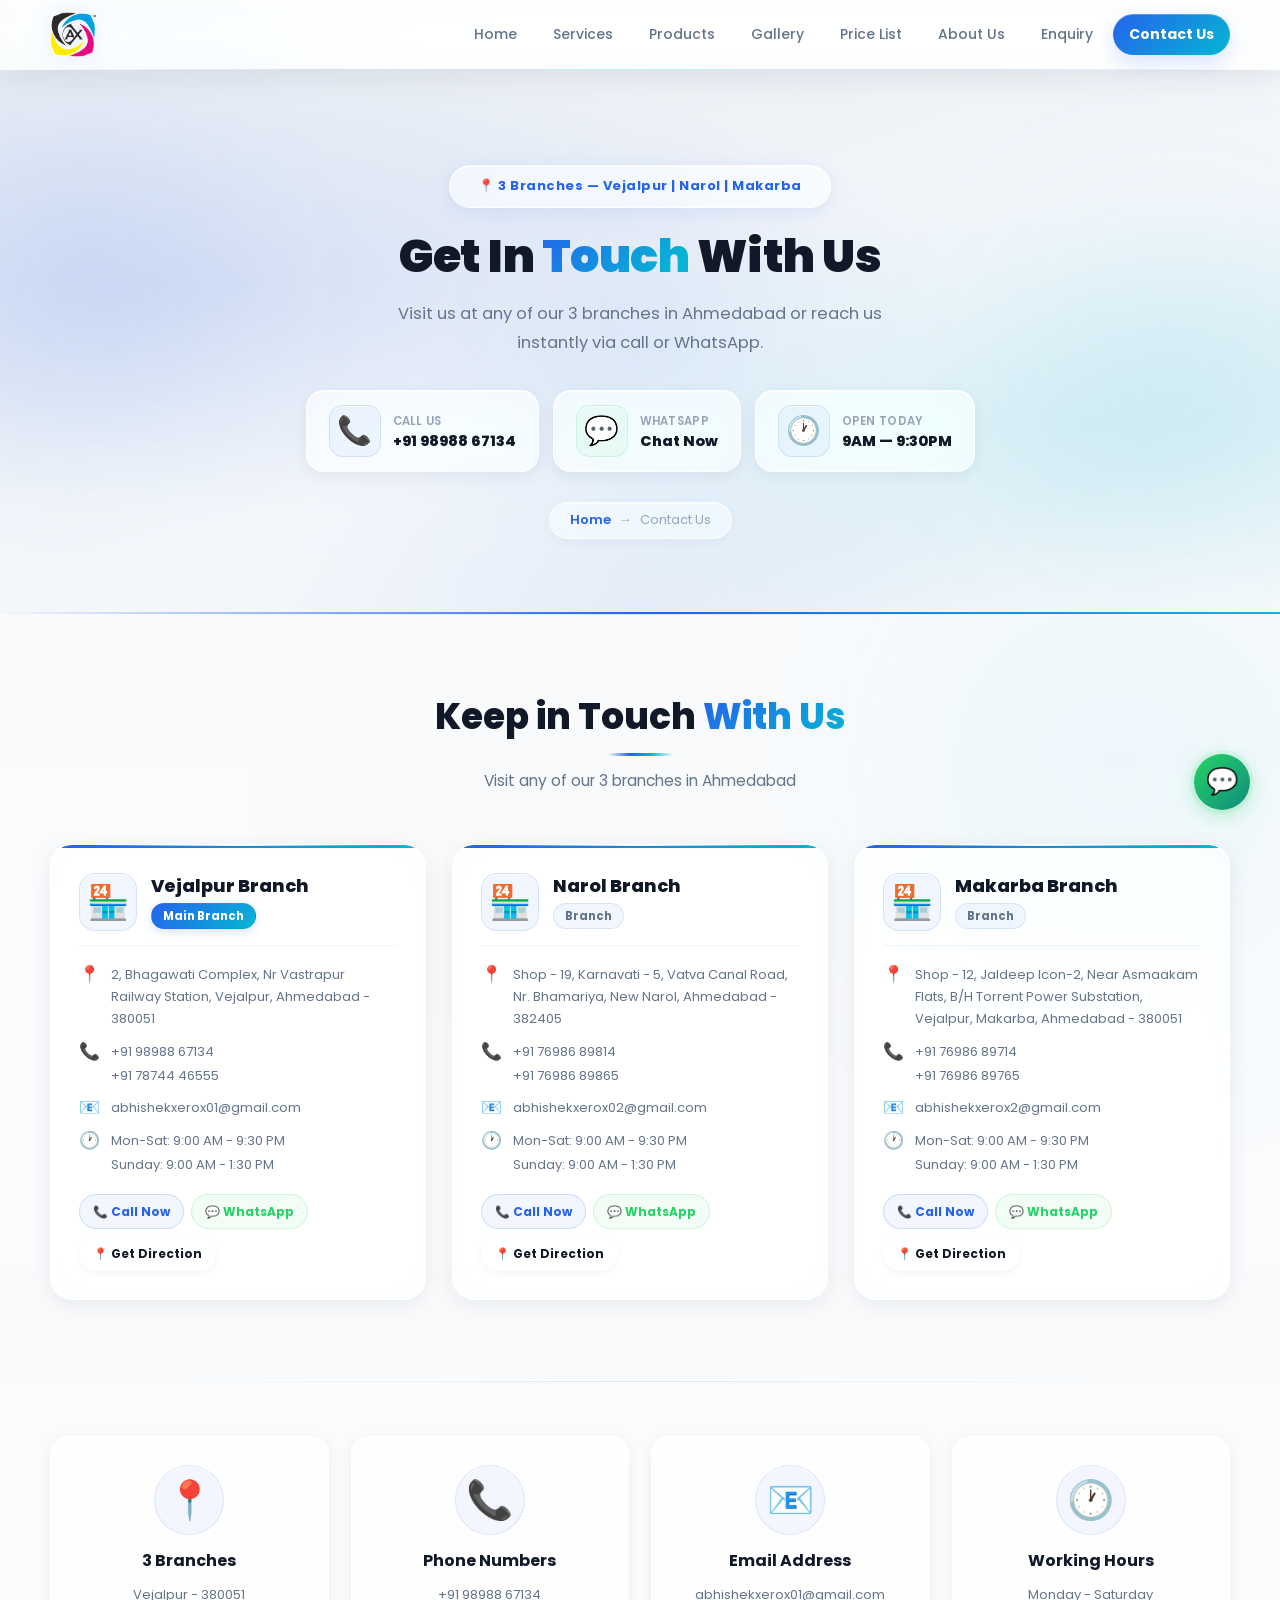
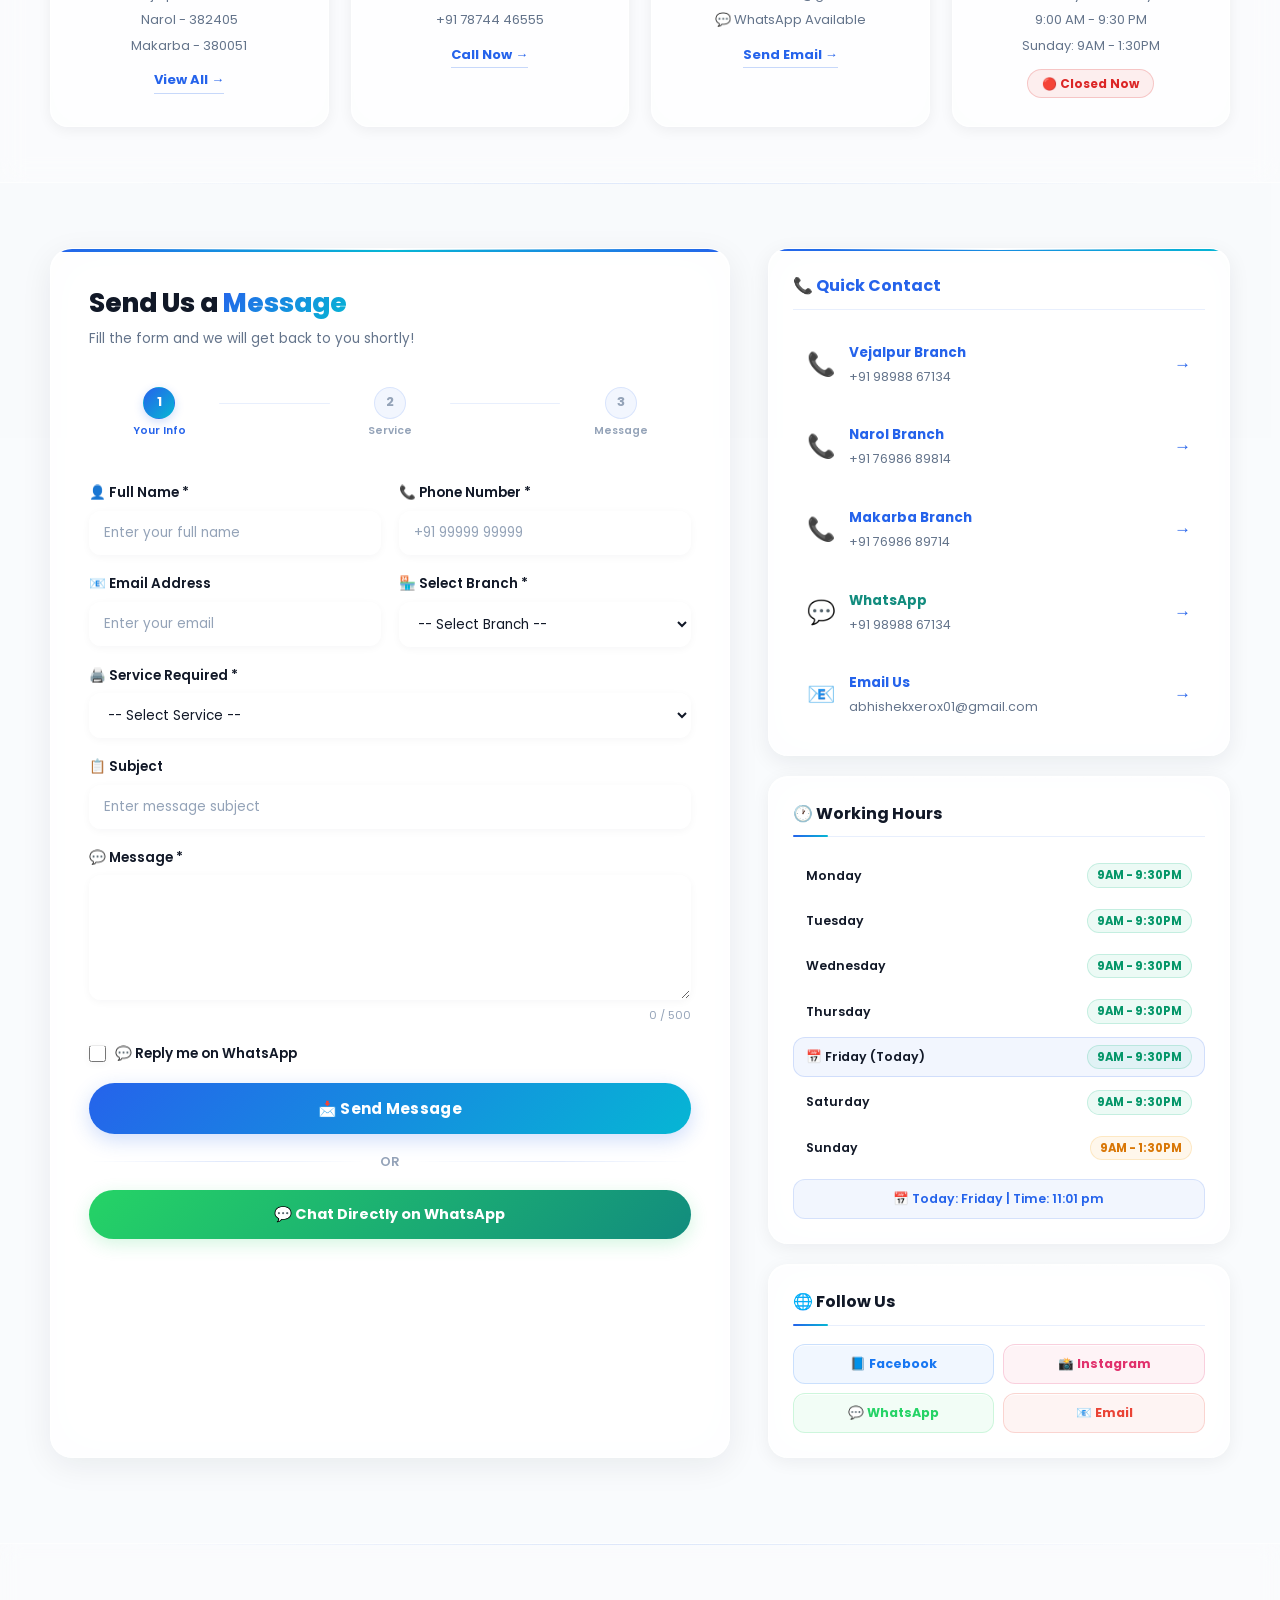
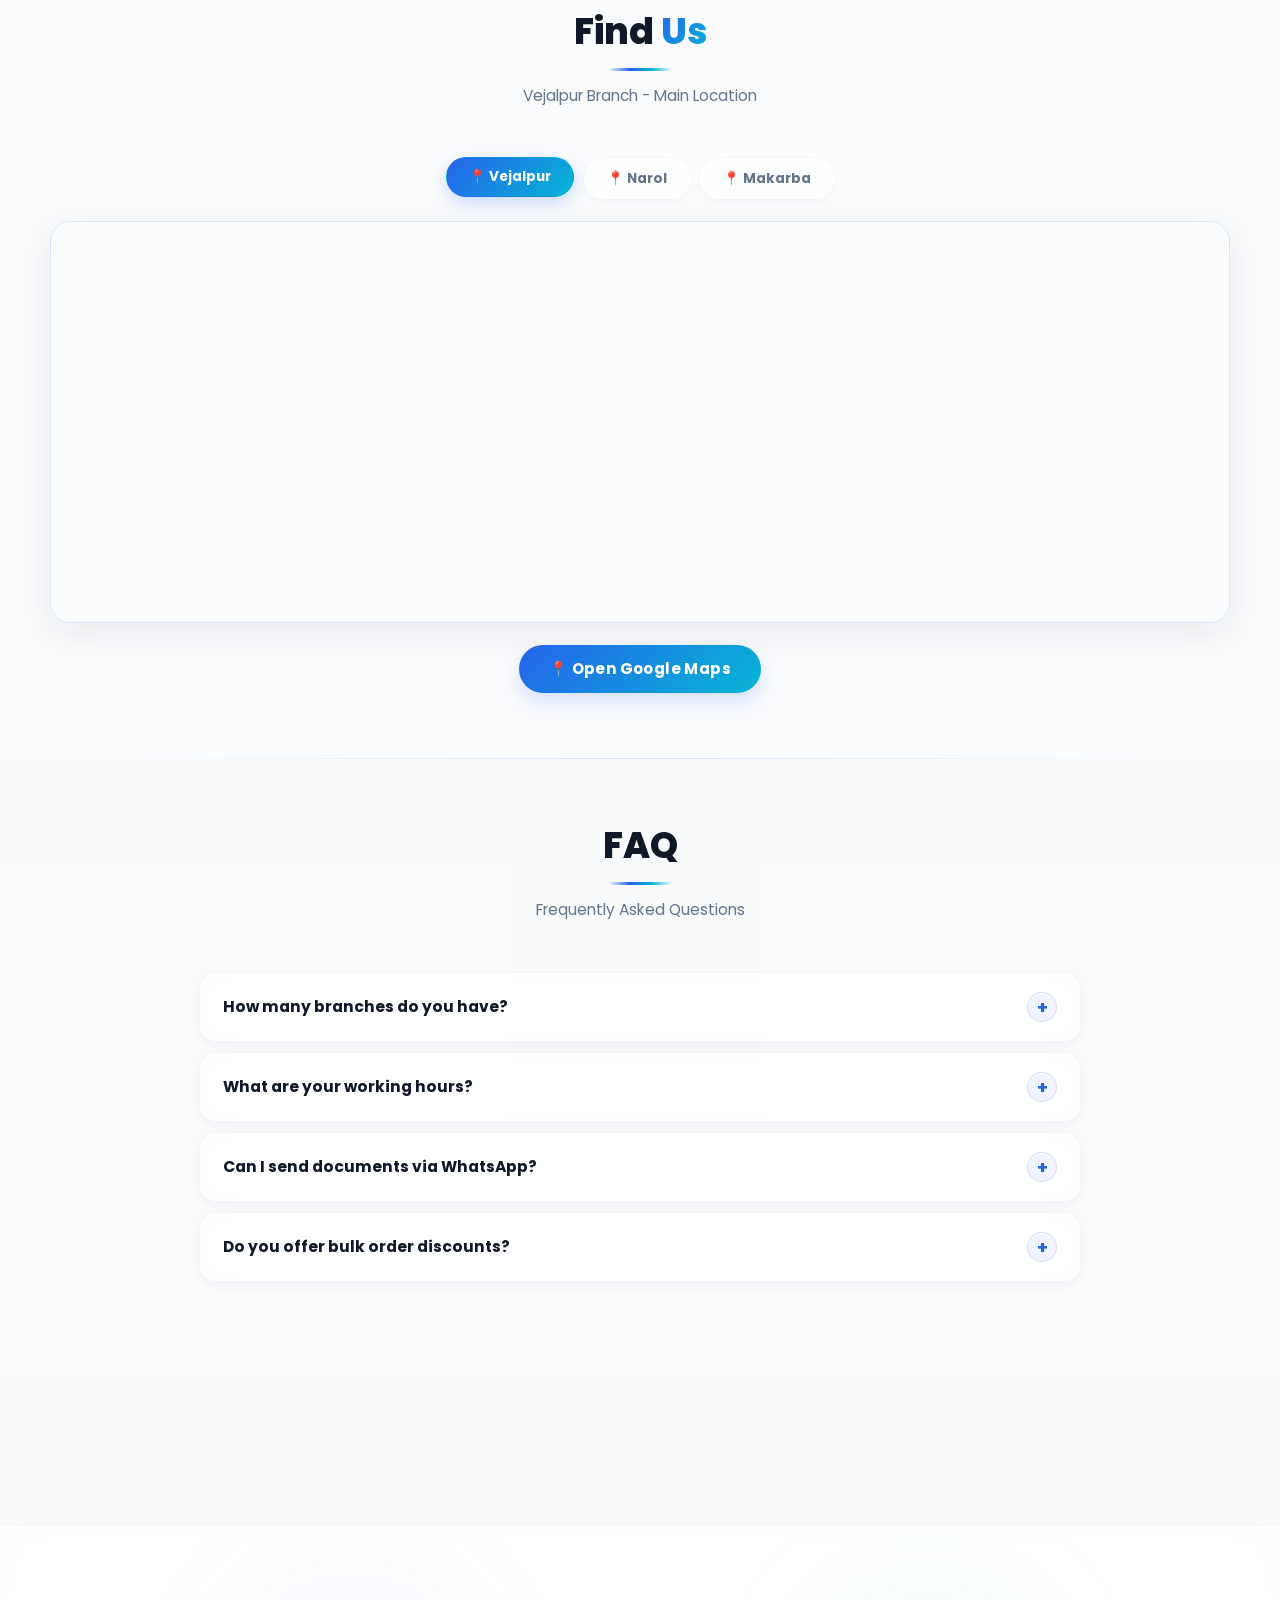
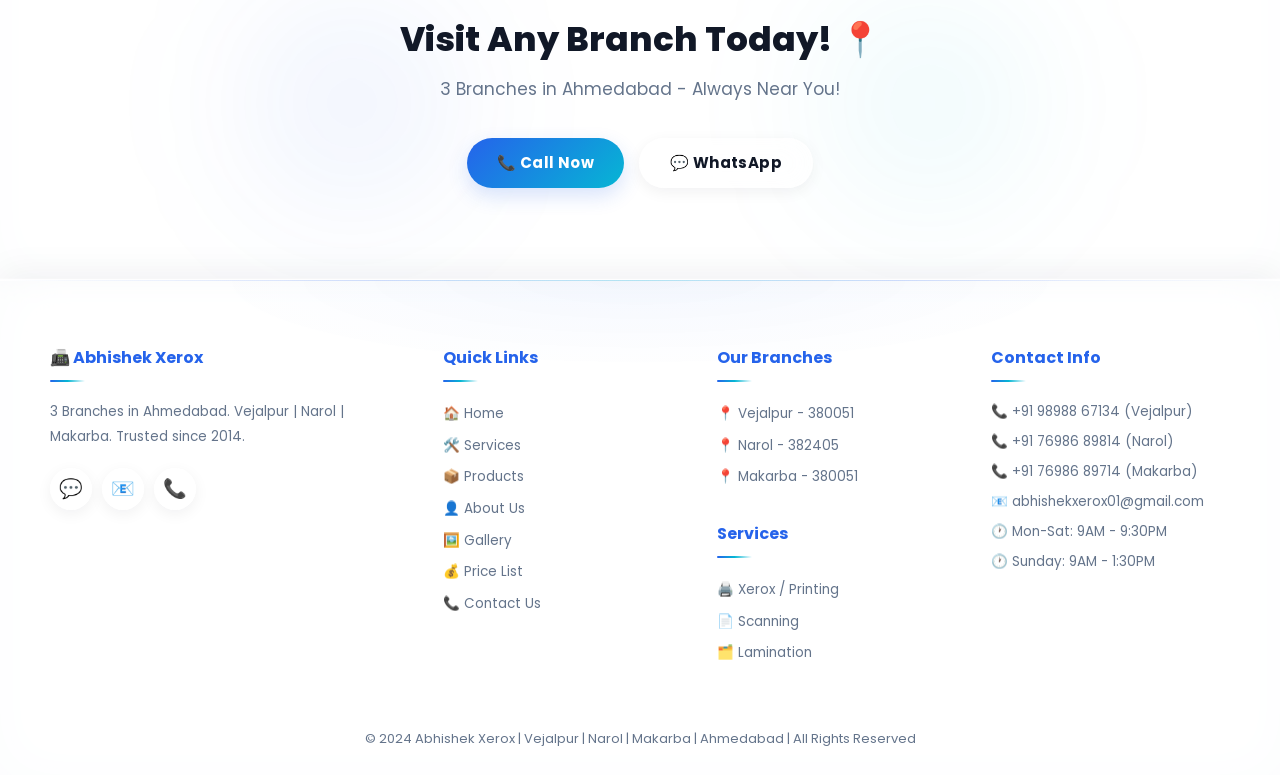
<file: contact.html>
<!DOCTYPE html>
<html lang="en">
<head>
    <meta charset="UTF-8">
    <meta name="viewport"
        content="width=device-width, initial-scale=1.0">
    <meta http-equiv="X-UA-Compatible" content="IE=edge">

    <title>Contact Us - Abhishek Xerox | Vejalpur Ahmedabad</title>
    <meta name="description"
        content="Contact Abhishek Xerox - 3 Branches in Ahmedabad.
        Vejalpur, Narol & Makarba. Call +91 98988 67134">
    <meta name="keywords"
        content="abhishek xerox vejalpur contact, xerox narol,
        xerox makarba, printing ahmedabad contact">
    <meta name="robots" content="index, follow">
    <meta name="theme-color" content="#FFD700">

    <!-- Favicon -->
    <link rel="icon" type="image/png"
        href="images/Abhishek-Logo1.png">
    <link rel="apple-touch-icon"
        href="images/Abhishek-Logo1.png">

    <!-- CSS -->
    <link rel="stylesheet" href="css/common.css">
    <link rel="stylesheet" href="css/contact.css">
</head>
<body>

   <!-- ========== NAVBAR ========== -->
<header>
    <nav class="navbar" role="navigation" aria-label="Main Navigation">
        <div class="logo">
            <a href="index.html" aria-label="Abhishek Xerox Home">
                <img src="images/Abhishek-Logo1.png" alt="Abhishek Xerox - Best Xerox Shop Vejalpur" class="logo-img" width="160" height="48" loading="eager">
            </a>
        </div>

        <ul class="nav-links" id="navLinks" role="menubar">
            <!-- Home (Start) -->
            <li role="none">
                <a href="index.html" class="active" role="menuitem">Home</a>
            </li>
            
            <!-- Services (What you do) -->
            <li role="none">
                <a href="services.html" role="menuitem">Services</a>
            </li>
            
            <!-- Products (What you sell) -->
            <li role="none">
                <a href="products.html" role="menuitem">Products</a>
            </li>
            
            <!-- Gallery (Proof of work) -->
            <li role="none">
                <a href="gallery.html" role="menuitem">Gallery</a>
            </li>

            <!-- Prices (Transparency) -->
            <li role="none">
                <a href="price.html" role="menuitem">Price List</a>
            </li>

            <!-- About Us (Trust) -->
            <li role="none">
                <a href="about.html" role="menuitem">About Us</a>
            </li>

            <!-- Enquiry (Lead generation) -->
            <li role="none">
                <a href="enquiry.html" role="menuitem">Enquiry</a>
            </li>

            <!-- Contact Us (End/Action) -->
            <li role="none">
                <a href="contact.html" class="active" role="menuitem">Contact Us</a>
            </li>
        </ul>

        <button class="hamburger" id="hamburger" aria-label="Toggle Navigation Menu" aria-expanded="false" aria-controls="navLinks" type="button">
            <span></span>
            <span></span>
            <span></span>
        </button>
    </nav>
</header>

   <!-- ========== CONTACT HERO - UNIQUE ========== -->
<section class="contact-hero" aria-label="Contact Us Hero">

    <!-- Floating Blobs -->
    <div class="contact-blob blob-1" aria-hidden="true"></div>
    <div class="contact-blob blob-2" aria-hidden="true"></div>
    <div class="contact-blob blob-3" aria-hidden="true"></div>

    <div class="contact-hero-content">

        <!-- Badge -->
        <div class="contact-hero-badge">
            📍 3 Branches — Vejalpur | Narol | Makarba
        </div>

        <h1>Get In <span>Touch</span> With Us</h1>

        <p>Visit us at any of our 3 branches in Ahmedabad
            or reach us instantly via call or WhatsApp.</p>

        <!-- Quick Contact Cards -->
        <div class="contact-quick-cards">

            <a href="tel:+919898867134"
                class="contact-quick-card"
                aria-label="Call Us">
                <div class="cqc-icon">📞</div>
                <div class="cqc-info">
                    <span>Call Us</span>
                    <strong>+91 98988 67134</strong>
                </div>
            </a>

            <a href="https://wa.me/919898867134"
                target="_blank"
                rel="noopener noreferrer"
                class="contact-quick-card whatsapp"
                aria-label="WhatsApp Us">
                <div class="cqc-icon">💬</div>
                <div class="cqc-info">
                    <span>WhatsApp</span>
                    <strong>Chat Now</strong>
                </div>
            </a>

            <div class="contact-quick-card">
                <div class="cqc-icon">🕐</div>
                <div class="cqc-info">
                    <span>Open Today</span>
                    <strong>9AM — 9:30PM</strong>
                </div>
            </div>

        </div>

        <!-- Breadcrumb -->
        <nav class="contact-hero-breadcrumb"
            aria-label="Breadcrumb">
            <a href="index.html">Home</a>
            <span aria-hidden="true">→</span>
            <span>Contact Us</span>
        </nav>

    </div>

    <!-- Bottom animated shimmer -->
    <div class="contact-hero-shimmer" aria-hidden="true"></div>

</section>

    <!-- ========== KEEP IN TOUCH ========== -->
    <section class="keep-touch-section"
        aria-label="Our Branches" id="branches-grid">
        <h2 class="section-title">
            Keep in Touch <span>With Us</span>
        </h2>
        <p class="section-subtitle">
            Visit any of our 3 branches in Ahmedabad
        </p>

        <div class="branches-grid">

            <!-- Branch 1 - Vejalpur -->
            <article class="branch-card">
                <div class="branch-header">
                    <div class="branch-icon"
                        aria-hidden="true">🏪</div>
                    <div>
                        <h3>Vejalpur Branch</h3>
                        <span class="branch-badge main">
                            Main Branch
                        </span>
                    </div>
                </div>
                <div class="branch-info">
                    <div class="branch-detail">
                        <span aria-hidden="true">📍</span>
                        <p>2, Bhagawati Complex,
                            Nr Vastrapur Railway Station,
                            Vejalpur, Ahmedabad - 380051</p>
                    </div>
                    <div class="branch-detail">
                        <span aria-hidden="true">📞</span>
                        <div>
                            <a href="tel:+919898867134">
                                +91 98988 67134
                            </a>
                            <a href="tel:+917874446555">
                                +91 78744 46555
                            </a>
                        </div>
                    </div>
                    <div class="branch-detail">
                        <span aria-hidden="true">📧</span>
                        <a href="mailto:abhishekxerox01@gmail.com">
                            abhishekxerox01@gmail.com
                        </a>
                    </div>
                    <div class="branch-detail">
                        <span aria-hidden="true">🕐</span>
                        <div>
                            <p>Mon-Sat: 9:00 AM - 9:30 PM</p>
                            <p>Sunday: 9:00 AM - 1:30 PM</p>
                        </div>
                    </div>
                </div>
                <div class="branch-actions">
                    <a href="tel:+919898867134"
                        class="branch-btn call">
                        📞 Call Now
                    </a>
                    <a href="https://wa.me/919898867134"
                        target="_blank"
                        rel="noopener noreferrer"
                        class="branch-btn whatsapp">
                        💬 WhatsApp
                    </a>
                    <a href="https://maps.app.goo.gl/AbhishekXeroxVejalpur"
                        target="_blank"
                        rel="noopener noreferrer"
                        class="branch-btn map">
                        📍 Get Direction
                    </a>
                </div>
            </article>

            <!-- Branch 2 - Narol -->
            <article class="branch-card">
                <div class="branch-header">
                    <div class="branch-icon"
                        aria-hidden="true">🏪</div>
                    <div>
                        <h3>Narol Branch</h3>
                        <span class="branch-badge">Branch</span>
                    </div>
                </div>
                <div class="branch-info">
                    <div class="branch-detail">
                        <span aria-hidden="true">📍</span>
                        <p>Shop - 19, Karnavati - 5,
                            Vatva Canal Road, Nr. Bhamariya,
                            New Narol, Ahmedabad - 382405</p>
                    </div>
                    <div class="branch-detail">
                        <span aria-hidden="true">📞</span>
                        <div>
                            <a href="tel:+917698689814">
                                +91 76986 89814
                            </a>
                            <a href="tel:+917698689865">
                                +91 76986 89865
                            </a>
                        </div>
                    </div>
                    <div class="branch-detail">
                        <span aria-hidden="true">📧</span>
                        <a href="mailto:abhishekxerox02@gmail.com">
                            abhishekxerox02@gmail.com
                        </a>
                    </div>
                    <div class="branch-detail">
                        <span aria-hidden="true">🕐</span>
                        <div>
                            <p>Mon-Sat: 9:00 AM - 9:30 PM</p>
                            <p>Sunday: 9:00 AM - 1:30 PM</p>
                        </div>
                    </div>
                </div>
                <div class="branch-actions">
                    <a href="tel:+917698689814"
                        class="branch-btn call">
                        📞 Call Now
                    </a>
                    <a href="https://wa.me/917698689814"
                        target="_blank"
                        rel="noopener noreferrer"
                        class="branch-btn whatsapp">
                        💬 WhatsApp
                    </a>
                    <a href="https://maps.google.com/?q=Karnavati+5+Vatva+Canal+Road+New+Narol+Ahmedabad"
                        target="_blank"
                        rel="noopener noreferrer"
                        class="branch-btn map">
                        📍 Get Direction
                    </a>
                </div>
            </article>

            <!-- Branch 3 - Makarba -->
            <article class="branch-card">
                <div class="branch-header">
                    <div class="branch-icon"
                        aria-hidden="true">🏪</div>
                    <div>
                        <h3>Makarba Branch</h3>
                        <span class="branch-badge">Branch</span>
                    </div>
                </div>
                <div class="branch-info">
                    <div class="branch-detail">
                        <span aria-hidden="true">📍</span>
                        <p>Shop - 12, Jaldeep Icon-2,
                            Near Asmaakam Flats,
                            B/H Torrent Power Substation,
                            Vejalpur, Makarba,
                            Ahmedabad - 380051</p>
                    </div>
                    <div class="branch-detail">
                        <span aria-hidden="true">📞</span>
                        <div>
                            <a href="tel:+917698689714">
                                +91 76986 89714
                            </a>
                            <a href="tel:+917698689765">
                                +91 76986 89765
                            </a>
                        </div>
                    </div>
                    <div class="branch-detail">
                        <span aria-hidden="true">📧</span>
                        <a href="mailto:abhishekxerox2@gmail.com">
                            abhishekxerox2@gmail.com
                        </a>
                    </div>
                    <div class="branch-detail">
                        <span aria-hidden="true">🕐</span>
                        <div>
                            <p>Mon-Sat: 9:00 AM - 9:30 PM</p>
                            <p>Sunday: 9:00 AM - 1:30 PM</p>
                        </div>
                    </div>
                </div>
                <div class="branch-actions">
                    <a href="tel:+917698689714"
                        class="branch-btn call">
                        📞 Call Now
                    </a>
                    <a href="https://wa.me/917698689714"
                        target="_blank"
                        rel="noopener noreferrer"
                        class="branch-btn whatsapp">
                        💬 WhatsApp
                    </a>
                    <a href="https://maps.google.com/?q=Jaldeep+Icon+2+Makarba+Ahmedabad"
                        target="_blank"
                        rel="noopener noreferrer"
                        class="branch-btn map">
                        📍 Get Direction
                    </a>
                </div>
            </article>

        </div>
    </section>

    <!-- ========== CONTACT INFO CARDS ========== -->
    <section class="contact-cards-section"
        aria-label="Contact Information">
        <div class="contact-cards-grid">

            <div class="contact-info-card">
                <div class="info-icon" aria-hidden="true">📍</div>
                <h3>3 Branches</h3>
                <p>Vejalpur - 380051</p>
                <p>Narol - 382405</p>
                <p>Makarba - 380051</p>
                <a href="#branches-grid" class="info-link">
                    View All →
                </a>
            </div>

            <div class="contact-info-card">
                <div class="info-icon" aria-hidden="true">📞</div>
                <h3>Phone Numbers</h3>
                <p>+91 98988 67134</p>
                <p>+91 78744 46555</p>
                <a href="tel:+919898867134" class="info-link">
                    Call Now →
                </a>
            </div>

            <div class="contact-info-card">
                <div class="info-icon" aria-hidden="true">📧</div>
                <h3>Email Address</h3>
                <p>abhishekxerox01@gmail.com</p>
                <p>💬 WhatsApp Available</p>
                <a href="mailto:abhishekxerox01@gmail.com"
                    class="info-link">
                    Send Email →
                </a>
            </div>

            <div class="contact-info-card">
                <div class="info-icon" aria-hidden="true">🕐</div>
                <h3>Working Hours</h3>
                <p>Monday - Saturday</p>
                <p>9:00 AM - 9:30 PM</p>
                <p>Sunday: 9AM - 1:30PM</p>
                <span class="status-badge" id="shopStatus"
                    aria-live="polite">
                    Checking...
                </span>
            </div>

        </div>
    </section>

    <!-- ========== CONTACT MAIN ========== -->
    <section class="contact-main"
        aria-label="Contact Form and Details">
        <div class="contact-grid">

            <!-- Contact Form -->
            <div class="form-section">
                <div class="form-header">
                    <h2>Send Us a <span>Message</span></h2>
                    <p>Fill the form and we will get back
                        to you shortly!</p>
                </div>

                <!-- Form Steps -->
                <div class="form-steps"
                    role="progressbar"
                    aria-label="Form Progress">
                    <div class="step active" id="step1"
                        aria-current="step">
                        <span>1</span>
                        <p>Your Info</p>
                    </div>
                    <div class="step-line"></div>
                    <div class="step" id="step2">
                        <span>2</span>
                        <p>Service</p>
                    </div>
                    <div class="step-line"></div>
                    <div class="step" id="step3">
                        <span>3</span>
                        <p>Message</p>
                    </div>
                </div>

                <form id="contactForm"
                    class="contact-form"
                    novalidate
                    aria-label="Contact Form">

                    <!-- Name & Phone -->
                    <div class="form-row">
                        <div class="form-group">
                            <label for="name">
                                👤 Full Name *
                            </label>
                            <input
                                type="text"
                                id="name"
                                name="name"
                                placeholder="Enter your full name"
                                autocomplete="name"
                                required
                                aria-required="true"
                                aria-describedby="nameError">
                            <span class="error-msg"
                                id="nameError"
                                role="alert"></span>
                        </div>
                        <div class="form-group">
                            <label for="phone">
                                📞 Phone Number *
                            </label>
                            <input
                                type="tel"
                                id="phone"
                                name="phone"
                                placeholder="+91 99999 99999"
                                maxlength="13"
                                autocomplete="tel"
                                required
                                aria-required="true"
                                aria-describedby="phoneError">
                            <span class="error-msg"
                                id="phoneError"
                                role="alert"></span>
                        </div>
                    </div>

                    <!-- Email & Branch -->
                    <div class="form-row">
                        <div class="form-group">
                            <label for="email">
                                📧 Email Address
                            </label>
                            <input
                                type="email"
                                id="email"
                                name="email"
                                placeholder="Enter your email"
                                autocomplete="email">
                        </div>
                        <div class="form-group">
                            <label for="branch">
                                🏪 Select Branch *
                            </label>
                            <select id="branch"
                                name="branch"
                                required
                                aria-required="true"
                                aria-describedby="branchError">
                                <option value="">
                                    -- Select Branch --
                                </option>
                                <option value="vejalpur">
                                    Vejalpur Branch
                                </option>
                                <option value="narol">
                                    Narol Branch
                                </option>
                                <option value="makarba">
                                    Makarba Branch
                                </option>
                            </select>
                            <span class="error-msg"
                                id="branchError"
                                role="alert"></span>
                        </div>
                    </div>

                    <!-- Service -->
                    <div class="form-group">
                        <label for="service">
                            🖨️ Service Required *
                        </label>
                        <select id="service"
                            name="service"
                            required
                            aria-required="true"
                            aria-describedby="serviceError">
                            <option value="">
                                -- Select Service --
                            </option>
                            <optgroup label="Printing Services">
                                <option>Xerox / Photocopy</option>
                                <option>Color Printing</option>
                                <option>Photo Printing</option>
                            </optgroup>
                            <optgroup label="Document Services">
                                <option>Document Scanning</option>
                                <option>Lamination</option>
                                <option>Typing Work</option>
                                <option>Form Filling</option>
                            </optgroup>
                            <optgroup label="Binding Services">
                                <option>Spiral Binding</option>
                                <option>Hard Binding</option>
                            </optgroup>
                            <optgroup label="Card Services">
                                <option>Visiting Cards</option>
                                <option>ID Card Making</option>
                                <option>Certificate Print</option>
                            </optgroup>
                            <option>Other</option>
                        </select>
                        <span class="error-msg"
                            id="serviceError"
                            role="alert"></span>
                    </div>

                    <!-- Subject -->
                    <div class="form-group">
                        <label for="subject">📋 Subject</label>
                        <input
                            type="text"
                            id="subject"
                            name="subject"
                            placeholder="Enter message subject">
                    </div>

                    <!-- Message -->
                    <div class="form-group">
                        <label for="message">
                            💬 Message *
                        </label>
                        <textarea
                            id="message"
                            name="message"
                            placeholder="Write your message here..."
                            required
                            aria-required="true"
                            aria-describedby="messageError charCount">
                        </textarea>
                        <span class="error-msg"
                            id="messageError"
                            role="alert"></span>
                        <span class="char-count"
                            id="charCount"
                            aria-live="polite">0 / 500</span>
                    </div>

                    <!-- WhatsApp Checkbox -->
                    <div class="form-group checkbox-group">
                        <label class="checkbox-label">
                            <input type="checkbox"
                                id="whatsappReply"
                                name="whatsapp">
                            <span>💬 Reply me on WhatsApp</span>
                        </label>
                    </div>

                    <!-- Submit -->
                    <button type="submit"
                        class="submit-btn"
                        id="submitBtn">
                        <span id="btnText">📩 Send Message</span>
                        <span id="btnLoader"
                            style="display:none;"
                            aria-hidden="true">
                            ⏳ Sending...
                        </span>
                    </button>

                    <div class="form-divider">
                        <span>OR</span>
                    </div>

                    <a href="https://wa.me/919898867134"
                        target="_blank"
                        rel="noopener noreferrer"
                        class="whatsapp-form-btn"
                        aria-label="Chat on WhatsApp">
                        💬 Chat Directly on WhatsApp
                    </a>

                </form>
            </div>

            <!-- Contact Details -->
            <div class="details-section">

                <!-- Quick Contact -->
                <div class="quick-contact">
                    <h3>📞 Quick Contact</h3>
                    <div class="quick-items">
                        <a href="tel:+919898867134"
                            class="quick-item"
                            aria-label="Call Vejalpur Branch">
                            <span aria-hidden="true">📞</span>
                            <div>
                                <h4>Vejalpur Branch</h4>
                                <p>+91 98988 67134</p>
                            </div>
                            <div class="quick-arrow"
                                aria-hidden="true">→</div>
                        </a>
                        <a href="tel:+917698689814"
                            class="quick-item"
                            aria-label="Call Narol Branch">
                            <span aria-hidden="true">📞</span>
                            <div>
                                <h4>Narol Branch</h4>
                                <p>+91 76986 89814</p>
                            </div>
                            <div class="quick-arrow"
                                aria-hidden="true">→</div>
                        </a>
                        <a href="tel:+917698689714"
                            class="quick-item"
                            aria-label="Call Makarba Branch">
                            <span aria-hidden="true">📞</span>
                            <div>
                                <h4>Makarba Branch</h4>
                                <p>+91 76986 89714</p>
                            </div>
                            <div class="quick-arrow"
                                aria-hidden="true">→</div>
                        </a>
                        <a href="https://wa.me/919898867134"
                            target="_blank"
                            rel="noopener noreferrer"
                            class="quick-item whatsapp"
                            aria-label="Chat on WhatsApp">
                            <span aria-hidden="true">💬</span>
                            <div>
                                <h4>WhatsApp</h4>
                                <p>+91 98988 67134</p>
                            </div>
                            <div class="quick-arrow"
                                aria-hidden="true">→</div>
                        </a>
                        <a href="mailto:abhishekxerox01@gmail.com"
                            class="quick-item"
                            aria-label="Send Email">
                            <span aria-hidden="true">📧</span>
                            <div>
                                <h4>Email Us</h4>
                                <p>abhishekxerox01@gmail.com</p>
                            </div>
                            <div class="quick-arrow"
                                aria-hidden="true">→</div>
                        </a>
                    </div>
                </div>

                <!-- Working Hours -->
                <div class="working-hours"
                    aria-label="Working Hours">
                    <h3>🕐 Working Hours</h3>
                    <div class="hours-list">
                        <div class="hours-item">
                            <span>Monday</span>
                            <span class="open">9AM - 9:30PM</span>
                        </div>
                        <div class="hours-item">
                            <span>Tuesday</span>
                            <span class="open">9AM - 9:30PM</span>
                        </div>
                        <div class="hours-item">
                            <span>Wednesday</span>
                            <span class="open">9AM - 9:30PM</span>
                        </div>
                        <div class="hours-item">
                            <span>Thursday</span>
                            <span class="open">9AM - 9:30PM</span>
                        </div>
                        <div class="hours-item">
                            <span>Friday</span>
                            <span class="open">9AM - 9:30PM</span>
                        </div>
                        <div class="hours-item">
                            <span>Saturday</span>
                            <span class="open">9AM - 9:30PM</span>
                        </div>
                        <div class="hours-item">
                            <span>Sunday</span>
                            <span class="limited">
                                9AM - 1:30PM
                            </span>
                        </div>
                    </div>
                    <div class="today-info" id="todayInfo"
                        aria-live="polite"></div>
                </div>

                <!-- Follow Us -->
                <div class="follow-us">
                    <h3>🌐 Follow Us</h3>
                    <div class="social-links">
                        <a href="#" class="social-btn facebook"
                            aria-label="Facebook">
                            📘 Facebook
                        </a>
                        <a href="#" class="social-btn instagram"
                            aria-label="Instagram">
                            📸 Instagram
                        </a>
                        <a href="https://wa.me/919898867134"
                            target="_blank"
                            rel="noopener noreferrer"
                            class="social-btn whatsapp"
                            aria-label="WhatsApp">
                            💬 WhatsApp
                        </a>
                        <a href="mailto:abhishekxerox01@gmail.com"
                            class="social-btn google"
                            aria-label="Email">
                            📧 Email
                        </a>
                    </div>
                </div>

            </div>
        </div>
    </section>

    <!-- ========== MAP SECTION ========== -->
    <section class="map-section" aria-label="Find Us">
        <h2 class="section-title">Find <span>Us</span></h2>
        <p class="section-subtitle">
            Vejalpur Branch - Main Location
        </p>

        <!-- Map Tabs -->
        <div class="map-tabs"
            role="tablist"
            aria-label="Branch Maps">
            <button class="map-tab active"
                type="button"
                role="tab"
                aria-selected="true"
                aria-controls="map-vejalpur"
                data-branch="vejalpur">
                📍 Vejalpur
            </button>
            <button class="map-tab"
                type="button"
                role="tab"
                aria-selected="false"
                aria-controls="map-narol"
                data-branch="narol">
                📍 Narol
            </button>
            <button class="map-tab"
                type="button"
                role="tab"
                aria-selected="false"
                aria-controls="map-makarba"
                data-branch="makarba">
                📍 Makarba
            </button>
        </div>

        <!-- Vejalpur Map -->
        <div class="map-container active"
            id="map-vejalpur"
            role="tabpanel"
            aria-label="Vejalpur Branch Map">
            <iframe
                src="https://www.google.com/maps/embed?pb=!1m18!1m12!1m3!1d4518.833540688873!2d72.5166143!3d23.007282399999994!2m3!1f0!2f0!3f0!3m2!1i1024!2i768!4f13.1!3m3!1m2!1s0x395e9ad44d240dd5%3A0xf7f2310ca5c8054f!2sAbhishek%20Xerox_%20Best%20Printing%20Shop%2C%20Xerox%20Shop%2C%20Digital%20Printing%20In%20Vejalpur!5e1!3m2!1sen!2sin!4v1777271056300!5m2!1sen!2sin"
                width="100%"
                height="400"
                style="border:0;"
                allowfullscreen=""
                loading="lazy"
                title="Abhishek Xerox Vejalpur Branch"
                referrerpolicy="no-referrer-when-downgrade">
            </iframe>
        </div>

        <!-- Narol Map -->
        <div class="map-container"
            id="map-narol"
            style="display:none;"
            role="tabpanel"
            aria-label="Narol Branch Map">
            <iframe
                src="https://www.google.com/maps?q=Karnavati+5+Vatva+Canal+Road+New+Narol+Ahmedabad&output=embed"
                width="100%"
                height="400"
                style="border:0;"
                allowfullscreen=""
                loading="lazy"
                title="Abhishek Xerox Narol Branch"
                referrerpolicy="no-referrer-when-downgrade">
            </iframe>
        </div>

        <!-- Makarba Map -->
        <div class="map-container"
            id="map-makarba"
            style="display:none;"
            role="tabpanel"
            aria-label="Makarba Branch Map">
            <iframe
                src="https://www.google.com/maps?q=Jaldeep+Icon+2+Makarba+Ahmedabad&output=embed"
                width="100%"
                height="400"
                style="border:0;"
                allowfullscreen=""
                loading="lazy"
                title="Abhishek Xerox Makarba Branch"
                referrerpolicy="no-referrer-when-downgrade">
            </iframe>
        </div>

        <div class="map-btn">
            <a href="https://maps.app.goo.gl/AbhishekXeroxVejalpur"
                target="_blank"
                rel="noopener noreferrer"
                class="btn">
                📍 Open Google Maps
            </a>
        </div>
    </section>

    <!-- ========== FAQ SECTION ========== -->
    <section class="faq-section" aria-label="FAQ">
        <h2 class="section-title">FAQ</h2>
        <p class="section-subtitle">
            Frequently Asked Questions
        </p>
        <div class="faq-list">

            <div class="faq-item">
                <button class="faq-question"
                    type="button"
                    aria-expanded="false">
                    <h3>How many branches do you have?</h3>
                    <span class="faq-icon"
                        aria-hidden="true">+</span>
                </button>
                <div class="faq-answer" role="region">
                    <p>We have <strong>3 branches</strong> in
                        Ahmedabad - Vejalpur (Main Branch),
                        Narol Branch and Makarba Branch.
                        All branches provide same quality
                        services.</p>
                </div>
            </div>

            <div class="faq-item">
                <button class="faq-question"
                    type="button"
                    aria-expanded="false">
                    <h3>What are your working hours?</h3>
                    <span class="faq-icon"
                        aria-hidden="true">+</span>
                </button>
                <div class="faq-answer" role="region">
                    <p>All branches are open Monday to Saturday
                        from <strong>9AM to 9:30PM</strong> and
                        Sunday from
                        <strong>9AM to 1:30PM</strong>.</p>
                </div>
            </div>

            <div class="faq-item">
                <button class="faq-question"
                    type="button"
                    aria-expanded="false">
                    <h3>Can I send documents via WhatsApp?</h3>
                    <span class="faq-icon"
                        aria-hidden="true">+</span>
                </button>
                <div class="faq-answer" role="region">
                    <p>Yes! Send your documents on WhatsApp
                        <strong>+91 98988 67134</strong> and we
                        will print them and keep ready for pickup
                        at any of our branches.</p>
                </div>
            </div>

            <div class="faq-item">
                <button class="faq-question"
                    type="button"
                    aria-expanded="false">
                    <h3>Do you offer bulk order discounts?</h3>
                    <span class="faq-icon"
                        aria-hidden="true">+</span>
                </button>
                <div class="faq-answer" role="region">
                    <p>Yes! We offer special discounts for bulk
                        orders. Call
                        <strong>+91 98988 67134</strong> to
                        discuss pricing for large orders.</p>
                </div>
            </div>

            <div class="faq-item">
                <button class="faq-question"
                    type="button"
                    aria-expanded="false">
                    <h3>What payment methods do you accept?</h3>
                    <span class="faq-icon"
                        aria-hidden="true">+</span>
                </button>
                <div class="faq-answer" role="region">
                    <p>We accept Cash, UPI (Google Pay, PhonePe,
                        Paytm) and all major digital payment
                        methods at all branches.</p>
                </div>
            </div>

            <div class="faq-item">
                <button class="faq-question"
                    type="button"
                    aria-expanded="false">
                    <h3>How long does printing take?</h3>
                    <span class="faq-icon"
                        aria-hidden="true">+</span>
                </button>
                <div class="faq-answer" role="region">
                    <p>Normal printing takes only 2-5 minutes.
                        Bulk orders and binding may take 15-30
                        minutes depending on quantity.</p>
                </div>
            </div>

        </div>
    </section>

    <!-- ========== CTA ========== -->
    <section class="cta-section">
        <h2>Visit Any Branch Today! 📍</h2>
        <p>3 Branches in Ahmedabad - Always Near You!</p>
        <div class="cta-buttons">
            <a href="tel:+919898867134" class="btn">
                📞 Call Now
            </a>
            <a href="https://wa.me/919898867134"
                target="_blank"
                rel="noopener noreferrer"
                class="btn btn-dark">
                💬 WhatsApp
            </a>
        </div>
    </section>

    <!-- ========== FOOTER ========== -->
    <footer role="contentinfo">
        <div class="footer-grid">
            <div class="footer-col">
                <h3>📠 Abhishek Xerox</h3>
                <p>3 Branches in Ahmedabad.
                    Vejalpur | Narol | Makarba.
                    Trusted since 2014.</p>
                <div class="footer-social">
                    <a href="https://wa.me/919898867134"
                        target="_blank"
                        rel="noopener noreferrer"
                        title="WhatsApp"
                        aria-label="Chat on WhatsApp">💬</a>
                    <a href="mailto:abhishekxerox01@gmail.com"
                        title="Email"
                        aria-label="Send Email">📧</a>
                    <a href="tel:+919898867134"
                        title="Call"
                        aria-label="Call Us">📞</a>
                </div>
            </div>
            <div class="footer-col">
                <h3>Quick Links</h3>
                <ul>
                    <li><a href="index.html">🏠 Home</a></li>
                    <li><a href="services.html">
                        🛠️ Services</a></li>
                    <li><a href="products.html">
                        📦 Products</a></li>
                    <li><a href="about.html">👤 About Us</a></li>
                    <li><a href="gallery.html">🖼️ Gallery</a></li>
                    <li><a href="price.html">💰 Price List</a></li>
                    <li><a href="contact.html">
                        📞 Contact Us</a></li>
                </ul>
            </div>
            <div class="footer-col">
                <h3>Our Branches</h3>
                <ul>
                    <li>
                        <a href="contact.html">
                            📍 Vejalpur - 380051
                        </a>
                    </li>
                    <li>
                        <a href="contact.html">
                            📍 Narol - 382405
                        </a>
                    </li>
                    <li>
                        <a href="contact.html">
                            📍 Makarba - 380051
                        </a>
                    </li>
                </ul>
                <br>
                <h3>Services</h3>
                <ul>
                    <li><a href="services.html">
                        🖨️ Xerox / Printing</a></li>
                    <li><a href="services.html">
                        📄 Scanning</a></li>
                    <li><a href="services.html">
                        🗂️ Lamination</a></li>
                </ul>
            </div>
            <div class="footer-col">
                <h3>Contact Info</h3>
                <p>📞 <a href="tel:+919898867134"
                    style="color:#aaa;">
                    +91 98988 67134</a> (Vejalpur)</p>
                <p>📞 <a href="tel:+917698689814"
                    style="color:#aaa;">
                    +91 76986 89814</a> (Narol)</p>
                <p>📞 <a href="tel:+917698689714"
                    style="color:#aaa;">
                    +91 76986 89714</a> (Makarba)</p>
                <p>📧 <a
                    href="mailto:abhishekxerox01@gmail.com"
                    style="color:#aaa;">
                    abhishekxerox01@gmail.com</a></p>
                <p>🕐 Mon-Sat: 9AM - 9:30PM</p>
                <p>🕐 Sunday: 9AM - 1:30PM</p>
            </div>
        </div>
        <div class="footer-bottom">
            <p>© 2024 Abhishek Xerox | Vejalpur | Narol |
                Makarba | Ahmedabad | All Rights Reserved</p>
        </div>
    </footer>

    <!-- WhatsApp Float -->
    <a href="https://wa.me/919898867134"
        target="_blank"
        rel="noopener noreferrer"
        class="whatsapp-float"
        title="Chat on WhatsApp"
        aria-label="Chat on WhatsApp">
        💬
    </a>

    <!-- Scroll Top -->
    <button id="scrollTop"
        aria-label="Scroll to top"
        type="button">↑</button>

    <!-- JS -->
    <script src="js/common.js" defer></script>
    <script src="js/contact.js" defer></script>

</body>
</html>
</file>
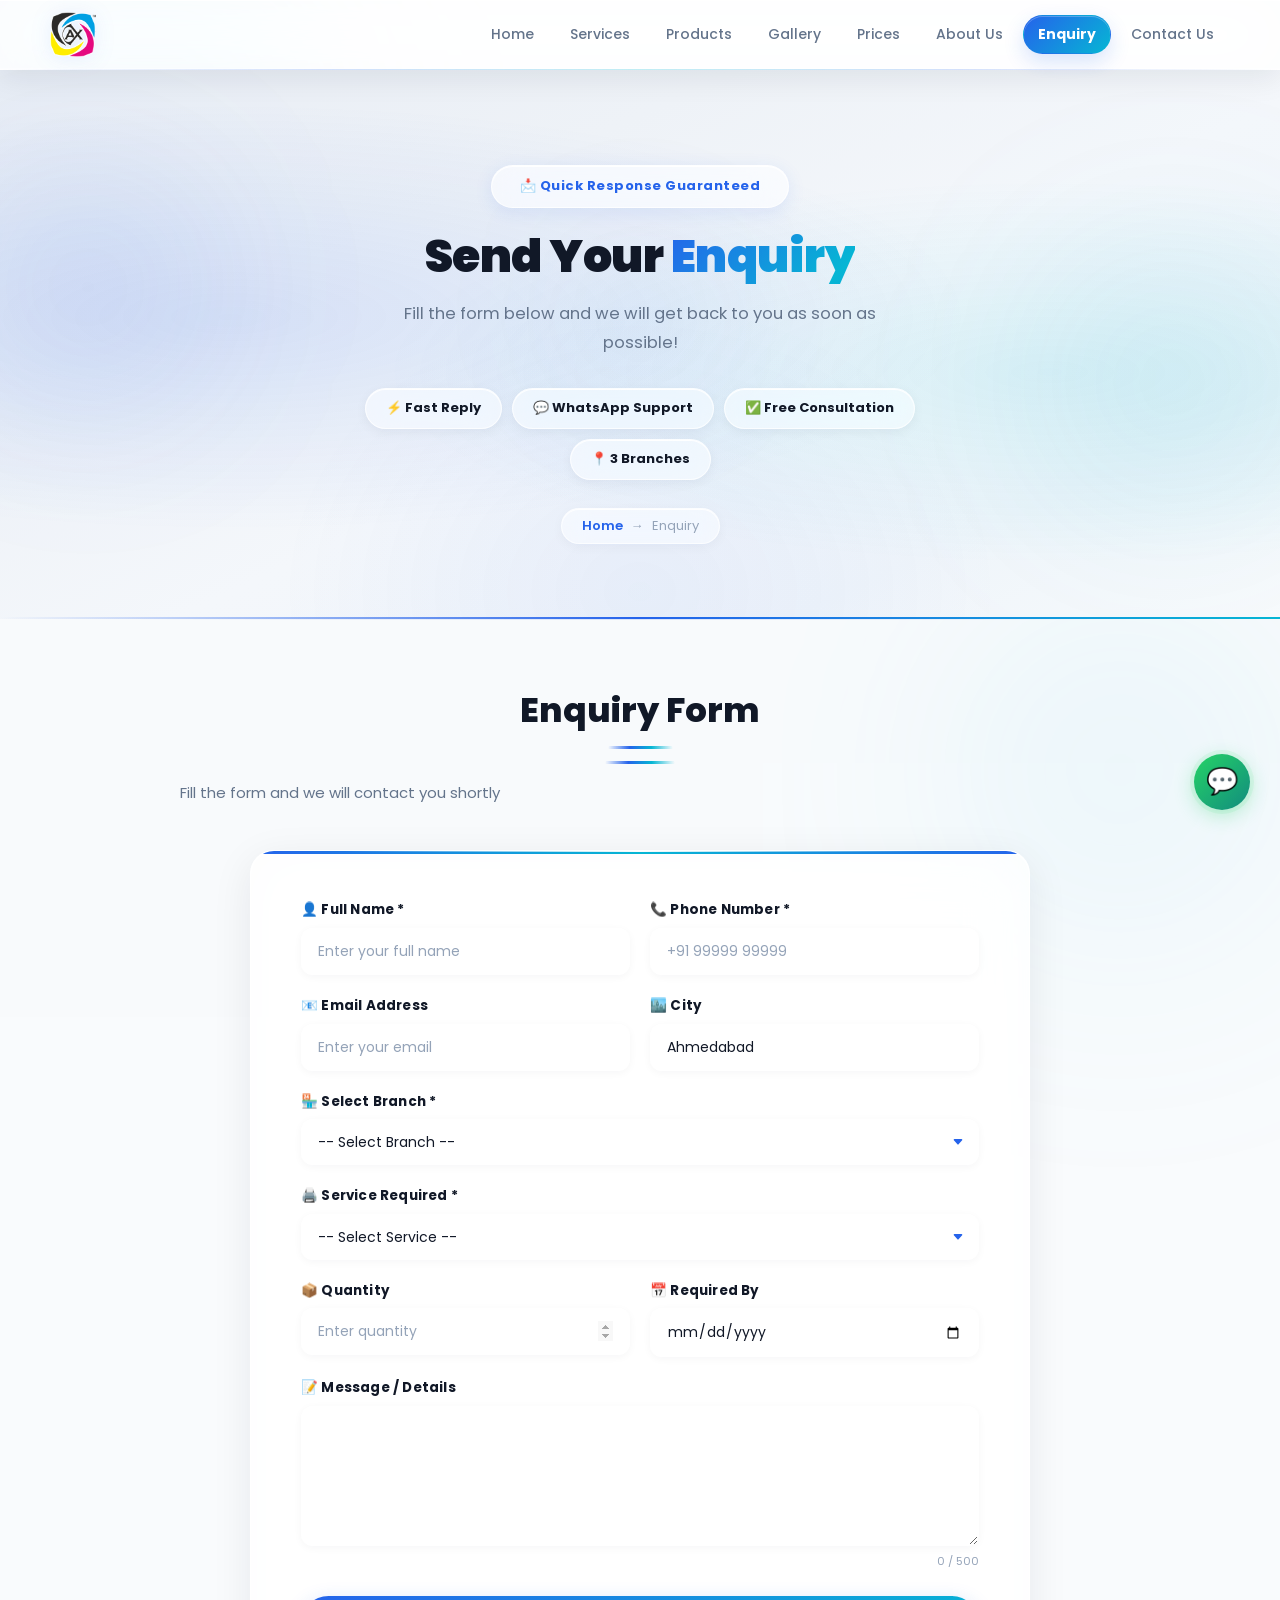
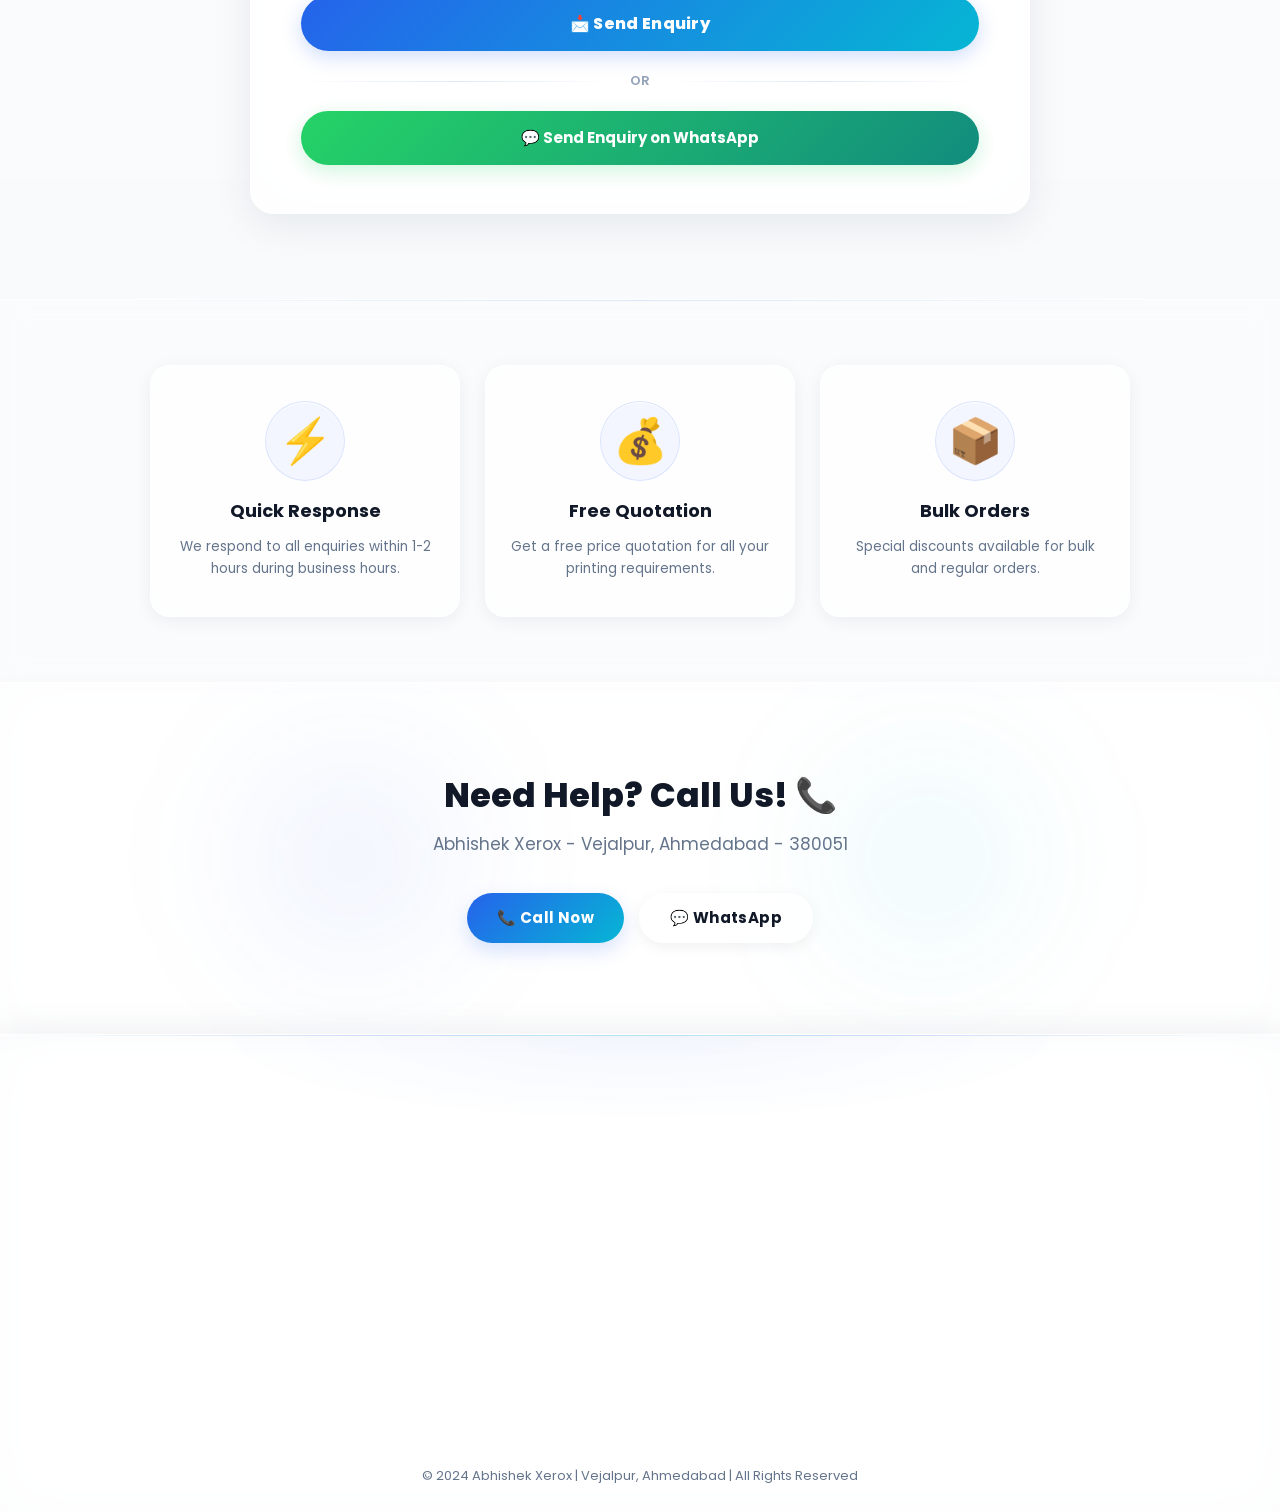
<file: enquiry.html>
<!DOCTYPE html>
<html lang="en">
<head>
    <meta charset="UTF-8">
    <meta name="viewport"
        content="width=device-width, initial-scale=1.0">
    <meta http-equiv="X-UA-Compatible" content="IE=edge">

    <title>Enquiry - Abhishek Xerox | Vejalpur Ahmedabad</title>
    <meta name="description"
        content="Send enquiry to Abhishek Xerox Vejalpur
        Ahmedabad. 3 Branches. Call +91 98988 67134
        for printing services.">
    <meta name="keywords"
        content="abhishek xerox enquiry, xerox enquiry
        vejalpur, printing enquiry ahmedabad">
    <meta name="robots" content="index, follow">
    <meta name="theme-color" content="#FFD700">

    <!-- Favicon -->
    <link rel="icon" type="image/png"
        href="images/Abhishek-Logo1.png">
    <link rel="apple-touch-icon"
        href="images/Abhishek-Logo1.png">

    <!-- CSS -->
    <link rel="stylesheet" href="css/common.css">
    <link rel="stylesheet" href="css/enquiry.css">
</head>
<body>

    <!-- ========== NAVBAR ========== -->
    <header>
        <nav class="navbar" role="navigation"
            aria-label="Main Navigation">
            <div class="logo">
                <a href="index.html"
                    aria-label="Abhishek Xerox Home">
                    <img
                        src="images/Abhishek-Logo1.png"
                        alt="Abhishek Xerox Logo"
                        class="logo-img"
                        width="160"
                        height="48"
                        loading="eager">
                </a>
            </div>

            <ul class="nav-links" id="navLinks"
                role="menubar">
                <li role="none">
                    <a href="index.html"
                        role="menuitem">Home</a>
                </li>
                <li role="none">
                    <a href="services.html"
                        role="menuitem">Services</a>
                </li>
                <li role="none">
                    <a href="products.html"
                        role="menuitem">Products</a>
                </li>
                <li role="none">
                    <a href="gallery.html"
                        role="menuitem">Gallery</a>
                </li>
                <li role="none">
                    <a href="price.html"
                        role="menuitem">Prices</a>
                </li>
                <li role="none">
                    <a href="about.html"
                        role="menuitem">About Us</a>
                </li>
                <li role="none">
                    <a href="enquiry.html"
                        class="active nav-enquiry"
                        role="menuitem">Enquiry</a>
                </li>
                <li role="none">
                    <a href="contact.html"
                        role="menuitem">Contact Us</a>
                </li>
            </ul>

            <button class="hamburger" id="hamburger"
                aria-label="Toggle Navigation Menu"
                aria-expanded="false"
                aria-controls="navLinks"
                type="button">
                <span></span>
                <span></span>
                <span></span>
            </button>
        </nav>
    </header>

  <!-- ========== ENQUIRY HERO - UNIQUE ========== -->
<section class="enquiry-hero" aria-label="Enquiry Hero">

    <!-- Floating Blobs -->
    <div class="enq-blob blob-1" aria-hidden="true"></div>
    <div class="enq-blob blob-2" aria-hidden="true"></div>
    <div class="enq-blob blob-3" aria-hidden="true"></div>

    <div class="enquiry-hero-content">

        <!-- Badge -->
        <div class="enquiry-hero-badge">
            📩 Quick Response Guaranteed
        </div>

        <h1>Send Your <span>Enquiry</span></h1>

        <p>Fill the form below and we will get back
            to you as soon as possible!</p>

        <!-- Feature Pills -->
        <div class="enquiry-hero-pills">
            <div class="enq-pill">
                ⚡ Fast Reply
            </div>
            <div class="enq-pill">
                💬 WhatsApp Support
            </div>
            <div class="enq-pill">
                ✅ Free Consultation
            </div>
            <div class="enq-pill">
                📍 3 Branches
            </div>
        </div>

        <!-- Breadcrumb -->
        <nav class="enquiry-hero-breadcrumb"
            aria-label="Breadcrumb">
            <a href="index.html">Home</a>
            <span aria-hidden="true">→</span>
            <span>Enquiry</span>
        </nav>

    </div>

    <!-- Bottom shimmer -->
    <div class="enquiry-hero-shimmer"
        aria-hidden="true"></div>

</section>

    <!-- ========== ENQUIRY FORM ========== -->
    <section class="enquiry-section"
        aria-label="Enquiry Form">

        <div class="enquiry-header">
            <h2 class="section-title">Enquiry Form</h2>
            <div class="title-underline"></div>
            <p class="section-subtitle">
                Fill the form and we will contact you shortly
            </p>
        </div>

        <div class="form-container">
            <form id="enquiryForm"
                class="enquiry-form"
                novalidate
                aria-label="Enquiry Form">

                <!-- Name & Phone -->
                <div class="form-row">
                    <div class="form-group">
                        <label for="name">
                            👤 Full Name *
                        </label>
                        <input
                            type="text"
                            id="name"
                            name="name"
                            placeholder="Enter your full name"
                            autocomplete="name"
                            required
                            aria-required="true"
                            aria-describedby="nameError">
                        <span class="error-msg"
                            id="nameError"
                            role="alert"></span>
                    </div>
                    <div class="form-group">
                        <label for="phone">
                            📞 Phone Number *
                        </label>
                        <input
                            type="tel"
                            id="phone"
                            name="phone"
                            placeholder="+91 99999 99999"
                            maxlength="13"
                            autocomplete="tel"
                            required
                            aria-required="true"
                            aria-describedby="phoneError">
                        <span class="error-msg"
                            id="phoneError"
                            role="alert"></span>
                    </div>
                </div>

                <!-- Email & City -->
                <div class="form-row">
                    <div class="form-group">
                        <label for="email">
                            📧 Email Address
                        </label>
                        <input
                            type="email"
                            id="email"
                            name="email"
                            placeholder="Enter your email"
                            autocomplete="email">
                    </div>
                    <div class="form-group">
                        <label for="city">🏙️ City</label>
                        <input
                            type="text"
                            id="city"
                            name="city"
                            placeholder="Enter your city"
                            value="Ahmedabad"
                            autocomplete="address-level2">
                    </div>
                </div>

                <!-- Branch Selection -->
                <div class="form-group">
                    <label for="branch">
                        🏪 Select Branch *
                    </label>
                    <select id="branch"
                        name="branch"
                        required
                        aria-required="true"
                        aria-describedby="branchError">
                        <option value="">
                            -- Select Branch --
                        </option>
                        <option value="vejalpur">
                            Vejalpur Branch (Main)
                        </option>
                        <option value="narol">
                            Narol Branch
                        </option>
                        <option value="makarba">
                            Makarba Branch
                        </option>
                    </select>
                    <span class="error-msg"
                        id="branchError"
                        role="alert"></span>
                </div>

                <!-- Service -->
                <div class="form-group">
                    <label for="service">
                        🖨️ Service Required *
                    </label>
                    <select id="service"
                        name="service"
                        required
                        aria-required="true"
                        aria-describedby="serviceError">
                        <option value="">
                            -- Select Service --
                        </option>
                        <optgroup label="Printing Services">
                            <option>Xerox / Photocopy</option>
                            <option>Color Printing</option>
                            <option>Photo Printing</option>
                        </optgroup>
                        <optgroup label="Document Services">
                            <option>Document Scanning</option>
                            <option>Lamination</option>
                            <option>Typing Work</option>
                            <option>Form Filling</option>
                        </optgroup>
                        <optgroup label="Binding Services">
                            <option>Spiral Binding</option>
                            <option>Hard Binding</option>
                        </optgroup>
                        <optgroup label="Card Services">
                            <option>Visiting Cards</option>
                            <option>ID Card Making</option>
                            <option>Certificate Print</option>
                        </optgroup>
                        <option>Other</option>
                    </select>
                    <span class="error-msg"
                        id="serviceError"
                        role="alert"></span>
                </div>

                <!-- Quantity & Date -->
                <div class="form-row">
                    <div class="form-group">
                        <label for="quantity">
                            📦 Quantity
                        </label>
                        <input
                            type="number"
                            id="quantity"
                            name="quantity"
                            placeholder="Enter quantity"
                            min="1"
                            max="99999">
                    </div>
                    <div class="form-group">
                        <label for="date">
                            📅 Required By
                        </label>
                        <input
                            type="date"
                            id="date"
                            name="date">
                    </div>
                </div>

                <!-- Message -->
                <div class="form-group">
                    <label for="message">
                        📝 Message / Details
                    </label>
                    <textarea
                        id="message"
                        name="message"
                        placeholder="Describe your requirements in detail..."
                        aria-describedby="charCount">
                    </textarea>
                    <span class="char-count"
                        id="charCount"
                        aria-live="polite">0 / 500</span>
                </div>

                <!-- Submit -->
                <button type="submit"
                    class="submit-btn"
                    id="submitBtn">
                    <span id="btnText">📩 Send Enquiry</span>
                    <span id="btnLoader"
                        style="display:none;"
                        aria-hidden="true">
                        ⏳ Sending...
                    </span>
                </button>

                <!-- Divider -->
                <div class="form-divider">
                    <span>OR</span>
                </div>

                <!-- WhatsApp Button -->
                <a href="https://wa.me/919898867134"
                    target="_blank"
                    rel="noopener noreferrer"
                    class="whatsapp-enquiry-btn"
                    aria-label="Send Enquiry on WhatsApp">
                    💬 Send Enquiry on WhatsApp
                </a>

            </form>
        </div>
    </section>

    <!-- ========== INFO CARDS ========== -->
    <section class="info-cards-section"
        aria-label="Why Enquire With Us">
        <div class="info-cards-grid">

            <div class="info-card">
                <span class="info-card-icon"
                    aria-hidden="true">⚡</span>
                <h3>Quick Response</h3>
                <p>We respond to all enquiries within
                    1-2 hours during business hours.</p>
            </div>

            <div class="info-card">
                <span class="info-card-icon"
                    aria-hidden="true">💰</span>
                <h3>Free Quotation</h3>
                <p>Get a free price quotation for all
                    your printing requirements.</p>
            </div>

            <div class="info-card">
                <span class="info-card-icon"
                    aria-hidden="true">📦</span>
                <h3>Bulk Orders</h3>
                <p>Special discounts available for
                    bulk and regular orders.</p>
            </div>

        </div>
    </section>

    <!-- ========== CTA ========== -->
    <section class="cta-section">
        <h2>Need Help? Call Us! 📞</h2>
        <p>Abhishek Xerox - Vejalpur, Ahmedabad - 380051</p>
        <div class="cta-buttons">
            <a href="tel:+919898867134" class="btn">
                📞 Call Now
            </a>
            <a href="https://wa.me/919898867134"
                target="_blank"
                rel="noopener noreferrer"
                class="btn btn-dark">
                💬 WhatsApp
            </a>
        </div>
    </section>

    <!-- ========== FOOTER ========== -->
    <footer role="contentinfo">
        <div class="footer-grid">
            <div class="footer-col">
                <h3>📠 Abhishek Xerox</h3>
                <p>Your trusted partner for all printing
                    and documentation needs. 3 Branches
                    in Ahmedabad since 2014.</p>
                <div class="footer-social">
                    <a href="https://wa.me/919898867134"
                        target="_blank"
                        rel="noopener noreferrer"
                        title="WhatsApp"
                        aria-label="Chat on WhatsApp">💬</a>
                    <a href="mailto:abhishekxerox01@gmail.com"
                        title="Email"
                        aria-label="Send Email">📧</a>
                    <a href="tel:+919898867134"
                        title="Call"
                        aria-label="Call Us">📞</a>
                </div>
            </div>
            <div class="footer-col">
                <h3>Quick Links</h3>
                <ul>
                    <li><a href="index.html">🏠 Home</a></li>
                    <li><a href="services.html">
                        🛠️ Services</a></li>
                    <li><a href="products.html">
                        📦 Products</a></li>
                    <li><a href="about.html">👤 About Us</a></li>
                    <li><a href="gallery.html">🖼️ Gallery</a></li>
                    <li><a href="price.html">💰 Prices</a></li>
                    <li><a href="enquiry.html">
                        📩 Enquiry</a></li>
                    <li><a href="contact.html">
                        📞 Contact Us</a></li>
                </ul>
            </div>
            <div class="footer-col">
                <h3>Services</h3>
                <ul>
                    <li><a href="services.html">
                        🖨️ Xerox / Printing</a></li>
                    <li><a href="services.html">
                        📄 Scanning</a></li>
                    <li><a href="services.html">
                        🗂️ Lamination</a></li>
                    <li><a href="services.html">
                        📚 Binding</a></li>
                    <li><a href="services.html">
                        🖼️ Photo Print</a></li>
                    <li><a href="services.html">
                        📝 Typing Work</a></li>
                </ul>
            </div>
            <div class="footer-col">
                <h3>Contact Info</h3>
                <p>📍 Vejalpur, Ahmedabad - 380051</p>
                <p>📞 <a href="tel:+919898867134"
                    style="color:#aaa;">
                    +91 98988 67134</a></p>
                <p>📧 <a
                    href="mailto:abhishekxerox01@gmail.com"
                    style="color:#aaa;">
                    abhishekxerox01@gmail.com</a></p>
                <p>🕐 Mon-Sat: 9AM - 9:30PM</p>
                <p>🕐 Sunday: 9AM - 1:30PM</p>
            </div>
        </div>
        <div class="footer-bottom">
            <p>© 2024 Abhishek Xerox | Vejalpur, Ahmedabad |
                All Rights Reserved</p>
        </div>
    </footer>

    <!-- WhatsApp Float -->
    <a href="https://wa.me/919898867134"
        target="_blank"
        rel="noopener noreferrer"
        class="whatsapp-float"
        title="Chat on WhatsApp"
        aria-label="Chat on WhatsApp">
        💬
    </a>

    <!-- Scroll Top -->
    <button id="scrollTop"
        aria-label="Scroll to top"
        type="button">↑</button>

    <!-- JS -->
    <script src="js/common.js" defer></script>
    <script src="js/enquiry.js" defer></script>

</body>
</html>
</file>
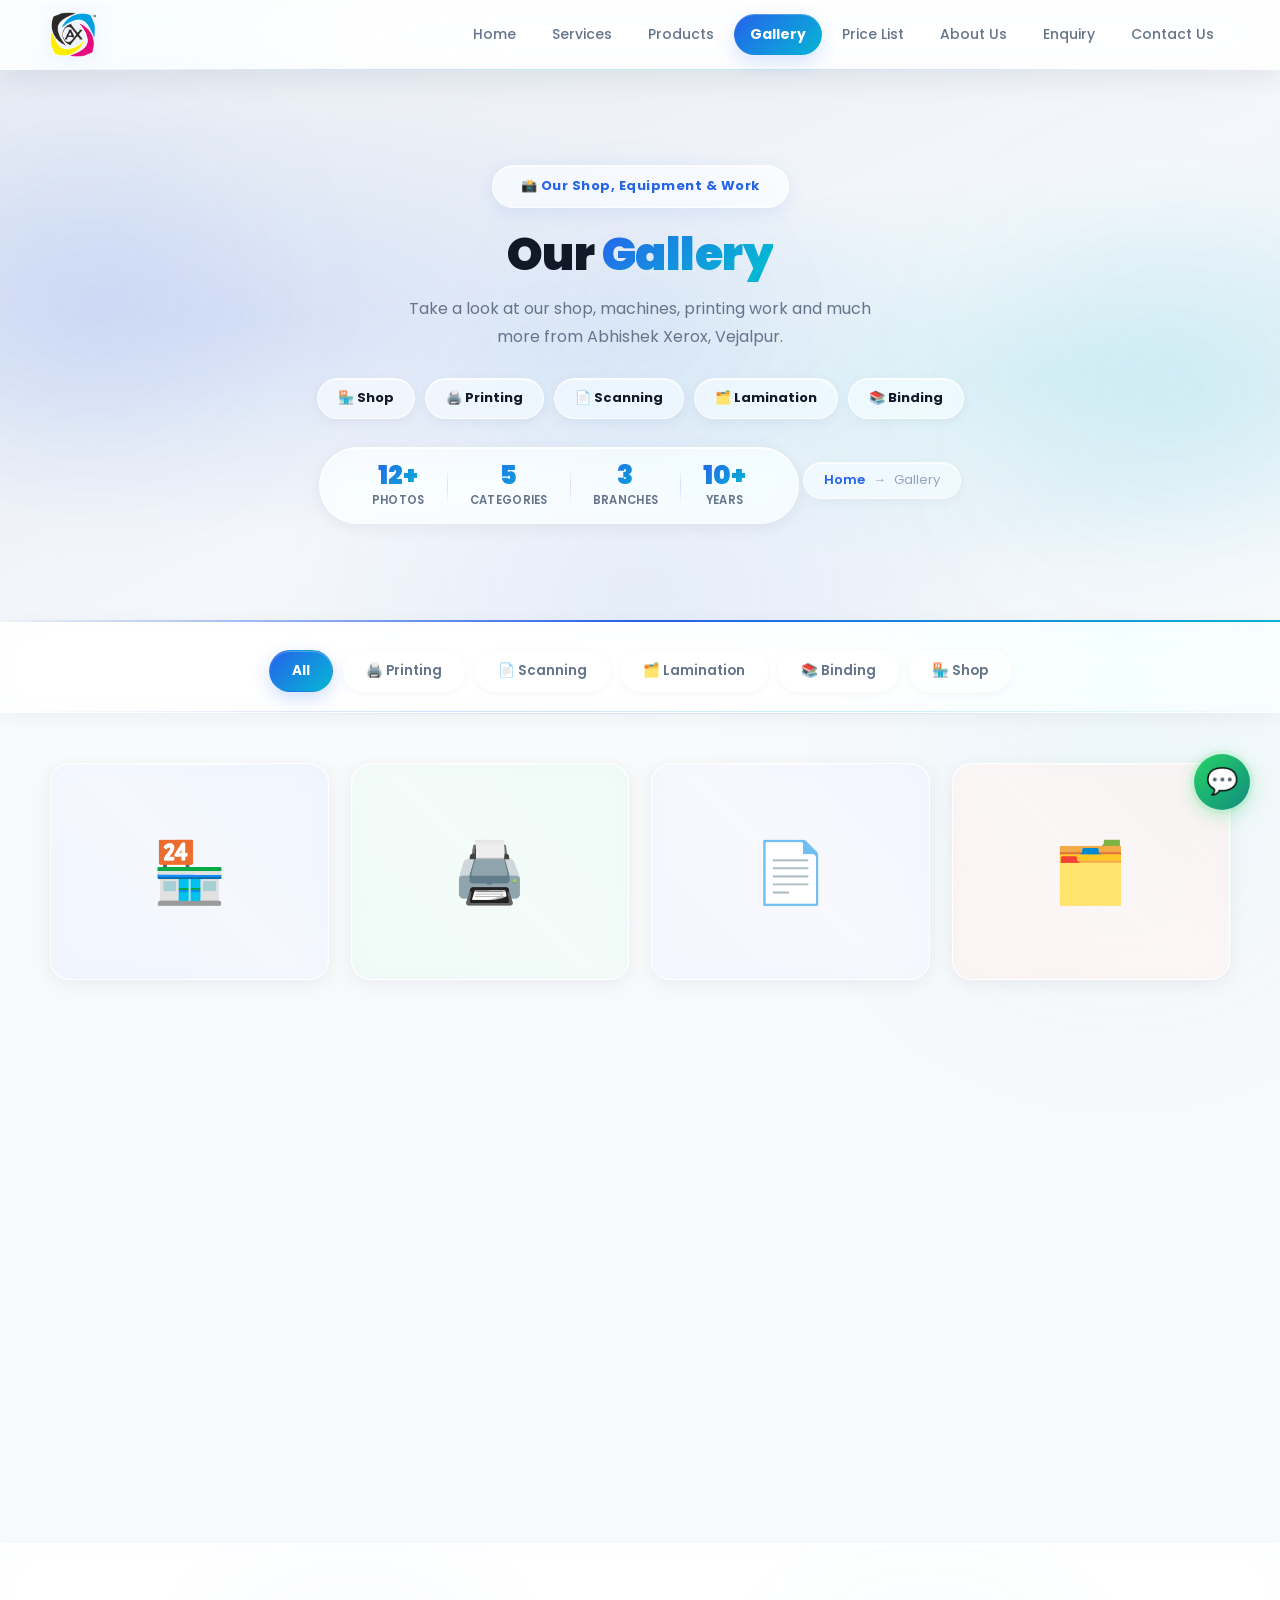
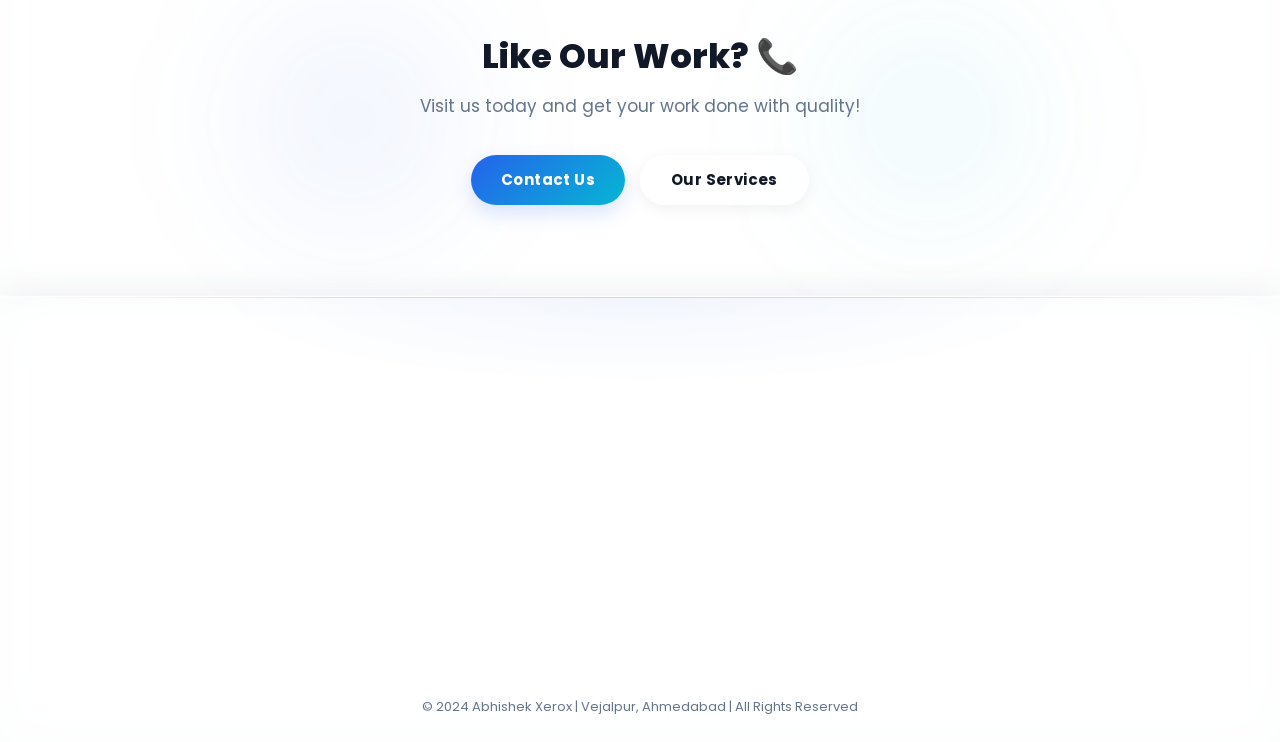
<file: gallery.html>
<!DOCTYPE html>
<html lang="en">
<head>
    <meta charset="UTF-8">
    <meta name="viewport"
        content="width=device-width, initial-scale=1.0">
    <meta http-equiv="X-UA-Compatible" content="IE=edge">

    <title>Gallery - Abhishek Xerox | Vejalpur Ahmedabad</title>
    <meta name="description"
        content="Abhishek Xerox Gallery - See our shop, printing
        machines, scanning, lamination and binding work.
        Vejalpur, Ahmedabad. Call +91 98988 67134">
    <meta name="keywords"
        content="abhishek xerox gallery, xerox shop vejalpur,
        printing gallery ahmedabad, xerox photos">
    <meta name="robots" content="index, follow">
    <meta name="theme-color" content="#FFD700">

    <!-- Favicon -->
    <link rel="icon" type="image/png"
        href="images/Abhishek-Logo1.png">
    <link rel="apple-touch-icon"
        href="images/Abhishek-Logo1.png">

    <!-- CSS -->
    <link rel="stylesheet" href="css/common.css">
    <link rel="stylesheet" href="css/gallery.css">
</head>
<body>

    <!-- ========== NAVBAR ========== -->
<header>
    <nav class="navbar" role="navigation" aria-label="Main Navigation">
        <div class="logo">
            <a href="index.html" aria-label="Abhishek Xerox Home">
                <img src="images/Abhishek-Logo1.png" alt="Abhishek Xerox - Best Xerox Shop Vejalpur" class="logo-img" width="160" height="48" loading="eager">
            </a>
        </div>

        <ul class="nav-links" id="navLinks" role="menubar">
            <!-- Home (Start) -->
            <li role="none">
                <a href="index.html" class="active" role="menuitem">Home</a>
            </li>
            
            <!-- Services (What you do) -->
            <li role="none">
                <a href="services.html" role="menuitem">Services</a>
            </li>
            
            <!-- Products (What you sell) -->
            <li role="none">
                <a href="products.html" role="menuitem">Products</a>
            </li>
            
            <!-- Gallery (Proof of work) -->
            <li role="none">
                <a href="gallery.html" class="active" role="menuitem">Gallery</a>
            </li>

            <!-- Prices (Transparency) -->
            <li role="none">
                <a href="price.html" role="menuitem">Price List</a>
            </li>

            <!-- About Us (Trust) -->
            <li role="none">
                <a href="about.html" role="menuitem">About Us</a>
            </li>

            <!-- Enquiry (Lead generation) -->
            <li role="none">
                <a href="enquiry.html" role="menuitem">Enquiry</a>
            </li>

            <!-- Contact Us (End/Action) -->
            <li role="none">
                <a href="contact.html" role="menuitem">Contact Us</a>
            </li>
        </ul>

        <button class="hamburger" id="hamburger" aria-label="Toggle Navigation Menu" aria-expanded="false" aria-controls="navLinks" type="button">
            <span></span>
            <span></span>
            <span></span>
        </button>
    </nav>
</header>

   <!-- ========== GALLERY HERO - UNIQUE ========== -->
<section class="gallery-hero" aria-label="Gallery Hero">

    <!-- Floating Blobs -->
    <div class="gal-blob blob-1" aria-hidden="true"></div>
    <div class="gal-blob blob-2" aria-hidden="true"></div>
    <div class="gal-blob blob-3" aria-hidden="true"></div>

    <div class="gallery-hero-content">

        <!-- Badge -->
        <div class="gallery-hero-badge">
            📸 Our Shop, Equipment & Work
        </div>

        <h1>Our <span>Gallery</span></h1>

        <p>Take a look at our shop, machines,
            printing work and much more from
            Abhishek Xerox, Vejalpur.</p>

        <!-- Gallery Category Pills -->
        <div class="gallery-hero-pills">
            <div class="gal-pill">
                🏪 Shop
            </div>
            <div class="gal-pill">
                🖨️ Printing
            </div>
            <div class="gal-pill">
                📄 Scanning
            </div>
            <div class="gal-pill">
                🗂️ Lamination
            </div>
            <div class="gal-pill">
                📚 Binding
            </div>
        </div>

        <!-- Stats Row -->
        <div class="gallery-hero-stats">
            <div class="gal-stat">
                <h3>12+</h3>
                <p>Photos</p>
            </div>
            <div class="gal-stat-divider"
                aria-hidden="true"></div>
            <div class="gal-stat">
                <h3>5</h3>
                <p>Categories</p>
            </div>
            <div class="gal-stat-divider"
                aria-hidden="true"></div>
            <div class="gal-stat">
                <h3>3</h3>
                <p>Branches</p>
            </div>
            <div class="gal-stat-divider"
                aria-hidden="true"></div>
            <div class="gal-stat">
                <h3>10+</h3>
                <p>Years</p>
            </div>
        </div>

        <!-- Breadcrumb -->
        <nav class="gallery-hero-breadcrumb"
            aria-label="Breadcrumb">
            <a href="index.html">Home</a>
            <span aria-hidden="true">→</span>
            <span>Gallery</span>
        </nav>

    </div>

    <!-- Bottom shimmer -->
    <div class="gallery-hero-shimmer"
        aria-hidden="true"></div>

</section>

    <!-- ========== FILTER BUTTONS ========== -->
    <section class="filter-section"
        aria-label="Filter Gallery">
        <div class="filter-buttons"
            role="tablist"
            aria-label="Gallery Categories">
            <button class="filter-btn active"
                data-filter="all"
                role="tab"
                aria-selected="true"
                type="button">
                All
            </button>
            <button class="filter-btn"
                data-filter="printing"
                role="tab"
                aria-selected="false"
                type="button">
                🖨️ Printing
            </button>
            <button class="filter-btn"
                data-filter="scanning"
                role="tab"
                aria-selected="false"
                type="button">
                📄 Scanning
            </button>
            <button class="filter-btn"
                data-filter="lamination"
                role="tab"
                aria-selected="false"
                type="button">
                🗂️ Lamination
            </button>
            <button class="filter-btn"
                data-filter="binding"
                role="tab"
                aria-selected="false"
                type="button">
                📚 Binding
            </button>
            <button class="filter-btn"
                data-filter="shop"
                role="tab"
                aria-selected="false"
                type="button">
                🏪 Shop
            </button>
        </div>
    </section>

    <!-- ========== GALLERY GRID ========== -->
<section class="gallery-section"
    aria-label="Gallery Images">
    <div class="gallery-grid" id="galleryGrid"
        role="list">

        <!-- 1. Shop -->
        <article class="gallery-item"
            data-category="shop"
            role="listitem"
            tabindex="0"
            aria-label="Our Shop - Front View">
            <div class="gallery-img"
                style="background: rgba(37, 99, 235, 0.06);"
                aria-hidden="true">
                <span>🏪</span>
            </div>
            <div class="gallery-overlay"
                aria-hidden="true">
                <div class="overlay-content">
                    <h3>Our Shop</h3>
                    <p>Front View</p>
                    <span class="overlay-icon">🔍</span>
                </div>
            </div>
        </article>

        <!-- 2. Printing -->
        <article class="gallery-item"
            data-category="printing"
            role="listitem"
            tabindex="0"
            aria-label="Printing Machine - Color Printer">
            <div class="gallery-img"
                style="background: rgba(16, 185, 129, 0.06);"
                aria-hidden="true">
                <span>🖨️</span>
            </div>
            <div class="gallery-overlay"
                aria-hidden="true">
                <div class="overlay-content">
                    <h3>Printing Machine</h3>
                    <p>Color Printer</p>
                    <span class="overlay-icon">🔍</span>
                </div>
            </div>
        </article>

        <!-- 3. Scanning -->
        <article class="gallery-item"
            data-category="scanning"
            role="listitem"
            tabindex="0"
            aria-label="Document Scanning - Fast Scanning">
            <div class="gallery-img"
                style="background: rgba(99, 102, 241, 0.06);"
                aria-hidden="true">
                <span>📄</span>
            </div>
            <div class="gallery-overlay"
                aria-hidden="true">
                <div class="overlay-content">
                    <h3>Document Scanning</h3>
                    <p>Fast Scanning</p>
                    <span class="overlay-icon">🔍</span>
                </div>
            </div>
        </article>

        <!-- 4. Lamination -->
        <article class="gallery-item"
            data-category="lamination"
            role="listitem"
            tabindex="0"
            aria-label="Lamination Work - Glossy Lamination">
            <div class="gallery-img"
                style="background: rgba(239, 68, 68, 0.06);"
                aria-hidden="true">
                <span>🗂️</span>
            </div>
            <div class="gallery-overlay"
                aria-hidden="true">
                <div class="overlay-content">
                    <h3>Lamination Work</h3>
                    <p>Glossy Lamination</p>
                    <span class="overlay-icon">🔍</span>
                </div>
            </div>
        </article>

        <!-- 5. Binding -->
        <article class="gallery-item"
            data-category="binding"
            role="listitem"
            tabindex="0"
            aria-label="Book Binding - Spiral Binding">
            <div class="gallery-img"
                style="background: rgba(168, 85, 247, 0.06);"
                aria-hidden="true">
                <span>📚</span>
            </div>
            <div class="gallery-overlay"
                aria-hidden="true">
                <div class="overlay-content">
                    <h3>Book Binding</h3>
                    <p>Spiral Binding</p>
                    <span class="overlay-icon">🔍</span>
                </div>
            </div>
        </article>

        <!-- 6. Shop -->
        <article class="gallery-item"
            data-category="shop"
            role="listitem"
            tabindex="0"
            aria-label="Computer Section - Typing Work">
            <div class="gallery-img"
                style="background: rgba(245, 158, 11, 0.06);"
                aria-hidden="true">
                <span>🖥️</span>
            </div>
            <div class="gallery-overlay"
                aria-hidden="true">
                <div class="overlay-content">
                    <h3>Computer Section</h3>
                    <p>Typing Work</p>
                    <span class="overlay-icon">🔍</span>
                </div>
            </div>
        </article>

        <!-- 7. Printing -->
        <article class="gallery-item"
            data-category="printing"
            role="listitem"
            tabindex="0"
            aria-label="Color Printing - High Quality">
            <div class="gallery-img"
                style="background: rgba(6, 182, 212, 0.07);"
                aria-hidden="true">
                <span>🎨</span>
            </div>
            <div class="gallery-overlay"
                aria-hidden="true">
                <div class="overlay-content">
                    <h3>Color Printing</h3>
                    <p>High Quality</p>
                    <span class="overlay-icon">🔍</span>
                </div>
            </div>
        </article>

        <!-- 8. Scanning -->
        <article class="gallery-item"
            data-category="scanning"
            role="listitem"
            tabindex="0"
            aria-label="Photo Scanning - High Resolution">
            <div class="gallery-img"
                style="background: rgba(16, 185, 129, 0.07);"
                aria-hidden="true">
                <span>🔍</span>
            </div>
            <div class="gallery-overlay"
                aria-hidden="true">
                <div class="overlay-content">
                    <h3>Photo Scanning</h3>
                    <p>High Resolution</p>
                    <span class="overlay-icon">🔍</span>
                </div>
            </div>
        </article>

        <!-- 9. Lamination -->
        <article class="gallery-item"
            data-category="lamination"
            role="listitem"
            tabindex="0"
            aria-label="ID Card Lamination - Card Lamination">
            <div class="gallery-img"
                style="background: rgba(249, 115, 22, 0.06);"
                aria-hidden="true">
                <span>💳</span>
            </div>
            <div class="gallery-overlay"
                aria-hidden="true">
                <div class="overlay-content">
                    <h3>ID Card Lamination</h3>
                    <p>Card Lamination</p>
                    <span class="overlay-icon">🔍</span>
                </div>
            </div>
        </article>

        <!-- 10. Binding -->
        <article class="gallery-item"
            data-category="binding"
            role="listitem"
            tabindex="0"
            aria-label="Hard Binding - Premium Binding">
            <div class="gallery-img"
                style="background: rgba(99, 102, 241, 0.07);"
                aria-hidden="true">
                <span>📖</span>
            </div>
            <div class="gallery-overlay"
                aria-hidden="true">
                <div class="overlay-content">
                    <h3>Hard Binding</h3>
                    <p>Premium Binding</p>
                    <span class="overlay-icon">🔍</span>
                </div>
            </div>
        </article>

        <!-- 11. Shop -->
        <article class="gallery-item"
            data-category="shop"
            role="listitem"
            tabindex="0"
            aria-label="Photo Printing - Passport Photos">
            <div class="gallery-img"
                style="background: rgba(37, 99, 235, 0.07);"
                aria-hidden="true">
                <span>🖼️</span>
            </div>
            <div class="gallery-overlay"
                aria-hidden="true">
                <div class="overlay-content">
                    <h3>Photo Printing</h3>
                    <p>Passport Photos</p>
                    <span class="overlay-icon">🔍</span>
                </div>
            </div>
        </article>

        <!-- 12. Printing -->
        <article class="gallery-item"
            data-category="printing"
            role="listitem"
            tabindex="0"
            aria-label="Visiting Cards - Business Cards">
            <div class="gallery-img"
                style="background: rgba(6, 182, 212, 0.07);"
                aria-hidden="true">
                <span>📮</span>
            </div>
            <div class="gallery-overlay"
                aria-hidden="true">
                <div class="overlay-content">
                    <h3>Visiting Cards</h3>
                    <p>Business Cards</p>
                    <span class="overlay-icon">🔍</span>
                </div>
            </div>
        </article>

    </div>

    <!-- No Results -->
    <div class="no-results" id="noResults"
        aria-live="polite">
        <p>No images found in this category.</p>
    </div>

</section>

<!-- ========== LIGHTBOX ========== -->
<div class="lightbox" id="lightbox"
    role="dialog"
    aria-modal="true"
    aria-label="Image Lightbox"
    aria-labelledby="lightboxTitle">

    <div class="lightbox-overlay"
        id="lightboxOverlay"
        aria-hidden="true"></div>

    <div class="lightbox-content"
        role="document">
        <button class="lightbox-close"
            id="lightboxClose"
            aria-label="Close lightbox"
            type="button">✕</button>

        <div class="lightbox-img"
            id="lightboxImg"
            aria-hidden="true"></div>

        <div class="lightbox-info">
            <h3 id="lightboxTitle"></h3>
            <p id="lightboxDesc"></p>
        </div>

        <div class="lightbox-nav">
            <button class="nav-btn" id="prevBtn"
                aria-label="Previous image"
                type="button">❮</button>
            <span class="lightbox-counter"
                id="lightboxCounter"
                aria-live="polite">1 / 12</span>
            <button class="nav-btn" id="nextBtn"
                aria-label="Next image"
                type="button">❯</button>
        </div>
    </div>
</div>

    <!-- ========== CTA ========== -->
    <section class="cta-section">
        <h2>Like Our Work? 📞</h2>
        <p>Visit us today and get your work done with quality!</p>
        <div class="cta-buttons">
            <a href="contact.html" class="btn">Contact Us</a>
            <a href="services.html" class="btn btn-dark">
                Our Services
            </a>
        </div>
    </section>

    <!-- ========== FOOTER ========== -->
    <footer role="contentinfo">
        <div class="footer-grid">
            <div class="footer-col">
                <h3>📠 Abhishek Xerox</h3>
                <p>Your trusted partner for all printing
                    and documentation needs in Vejalpur,
                    Ahmedabad since 2014.</p>
                <div class="footer-social">
                    <a href="https://wa.me/919898867134"
                        target="_blank"
                        rel="noopener noreferrer"
                        title="WhatsApp"
                        aria-label="Chat on WhatsApp">💬</a>
                    <a href="mailto:abhishekxerox01@gmail.com"
                        title="Email"
                        aria-label="Send Email">📧</a>
                    <a href="tel:+919898867134"
                        title="Call"
                        aria-label="Call Us">📞</a>
                </div>
            </div>
            <div class="footer-col">
                <h3>Quick Links</h3>
                <ul>
                    <li><a href="index.html">🏠 Home</a></li>
                    <li><a href="services.html">
                        🛠️ Services</a></li>
                    <li><a href="products.html">
                        📦 Products</a></li>
                    <li><a href="about.html">👤 About Us</a></li>
                    <li><a href="gallery.html">🖼️ Gallery</a></li>
                    <li><a href="price.html">💰 Price List</a></li>
                    <li><a href="contact.html">
                        📞 Contact Us</a></li>
                </ul>
            </div>
            <div class="footer-col">
                <h3>Services</h3>
                <ul>
                    <li><a href="services.html">
                        🖨️ Xerox / Printing</a></li>
                    <li><a href="services.html">
                        📄 Scanning</a></li>
                    <li><a href="services.html">
                        🗂️ Lamination</a></li>
                    <li><a href="services.html">
                        📚 Binding</a></li>
                    <li><a href="services.html">
                        🖼️ Photo Print</a></li>
                    <li><a href="services.html">
                        📝 Typing Work</a></li>
                </ul>
            </div>
            <div class="footer-col">
                <h3>Contact Info</h3>
                <p>📍 Vejalpur, Ahmedabad - 380051</p>
                <p>📞 <a href="tel:+919898867134"
                    style="color:#aaa;">
                    +91 98988 67134</a></p>
                <p>📧 <a
                    href="mailto:abhishekxerox01@gmail.com"
                    style="color:#aaa;">
                    abhishekxerox01@gmail.com</a></p>
                <p>🕐 Mon-Sat: 9AM - 9:30PM</p>
                <p>🕐 Sunday: 9AM - 1:30PM</p>
            </div>
        </div>
        <div class="footer-bottom">
            <p>© 2024 Abhishek Xerox | Vejalpur, Ahmedabad |
                All Rights Reserved</p>
        </div>
    </footer>

    <!-- WhatsApp Float -->
    <a href="https://wa.me/919898867134"
        target="_blank"
        rel="noopener noreferrer"
        class="whatsapp-float"
        title="Chat on WhatsApp"
        aria-label="Chat on WhatsApp">
        💬
    </a>

    <!-- Scroll Top -->
    <button id="scrollTop"
        aria-label="Scroll to top"
        type="button">↑</button>

    <!-- JS -->
    <script src="js/common.js" defer></script>
    <script src="js/gallery.js" defer></script>

</body>
</html>
</file>
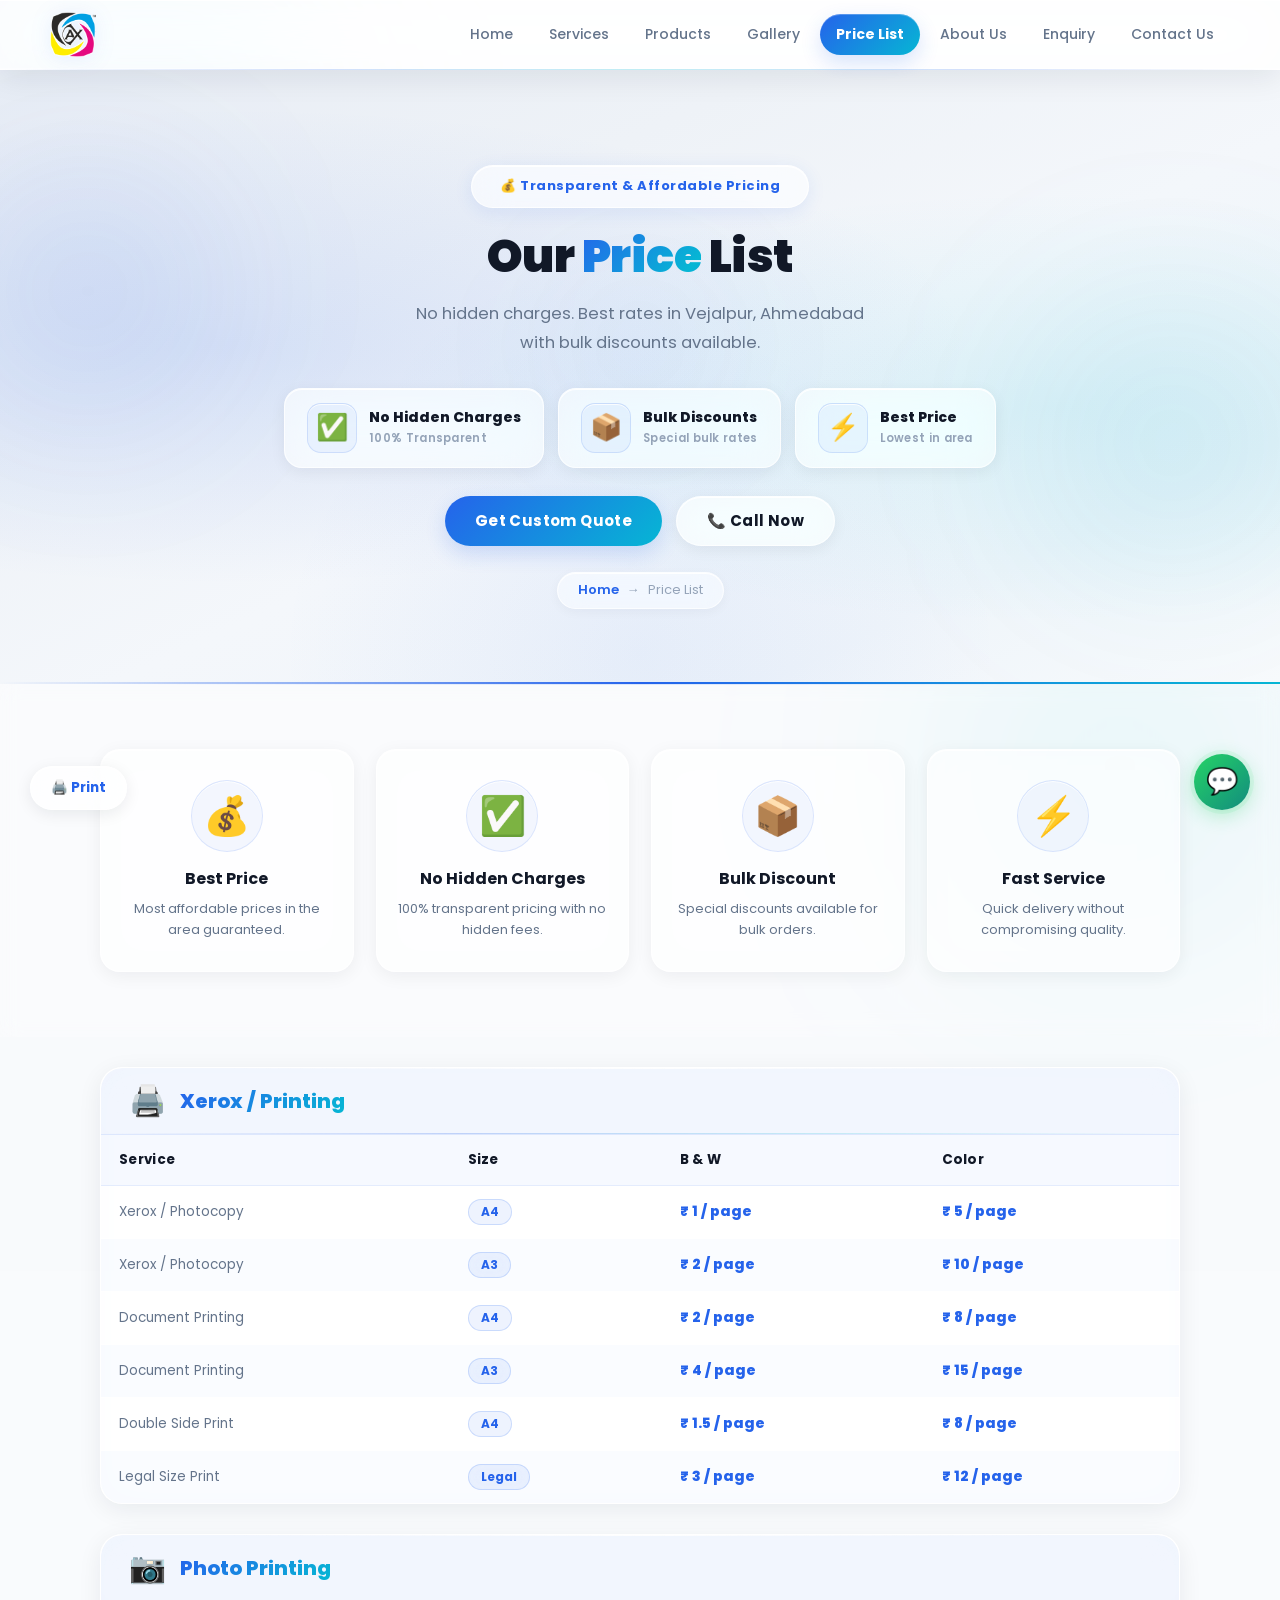
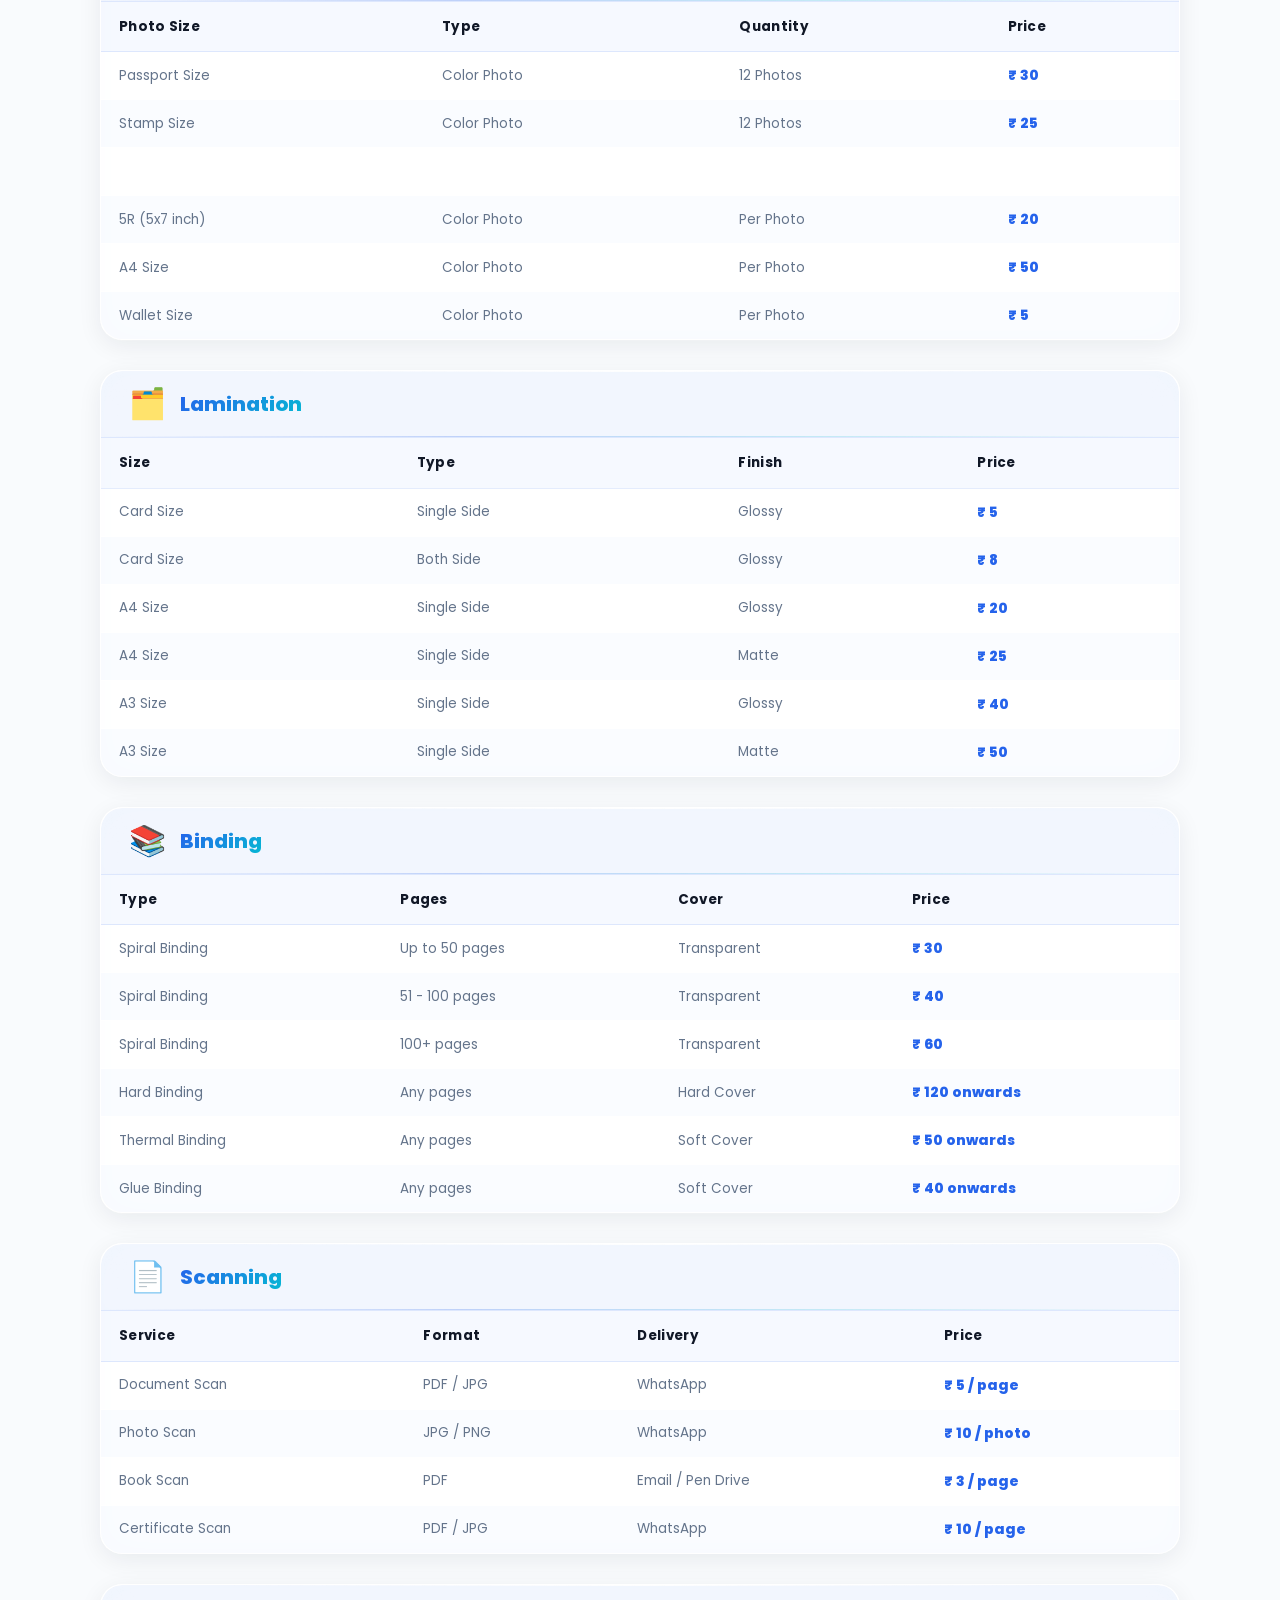
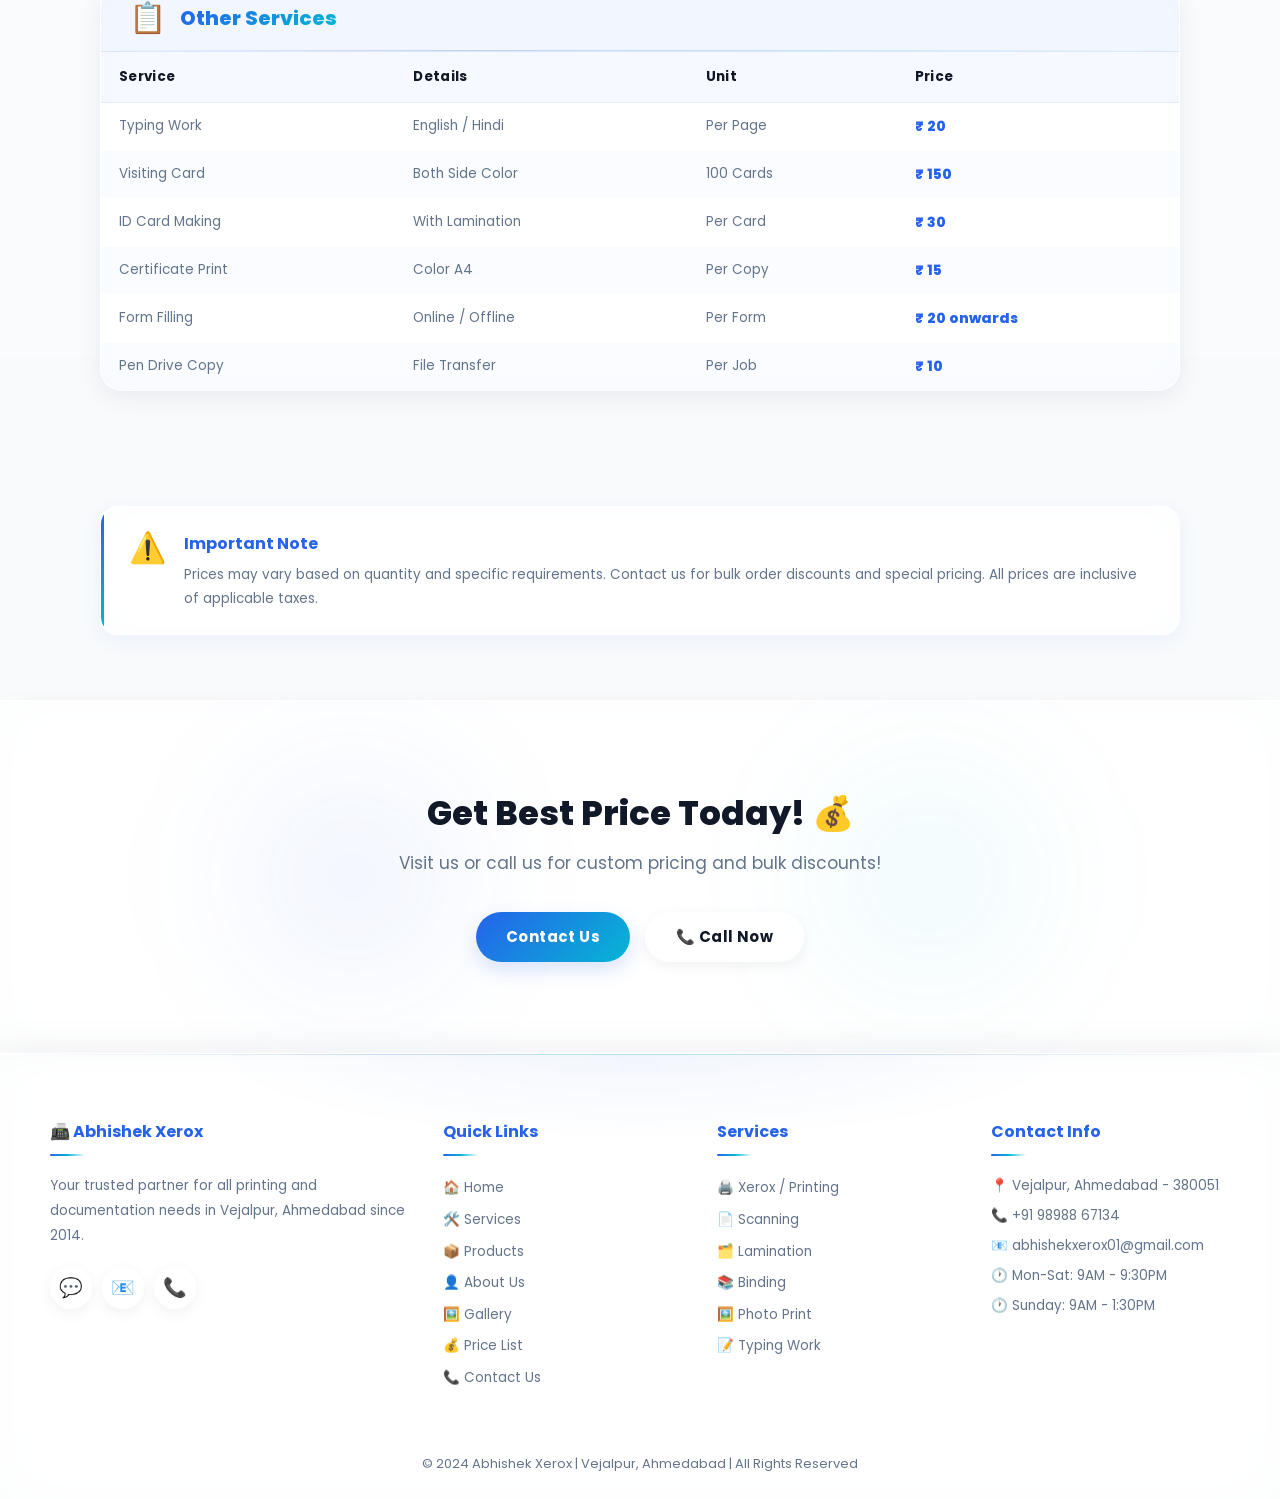
<file: price.html>
<!DOCTYPE html>
<html lang="en">
<head>
    <meta charset="UTF-8">
    <meta name="viewport"
        content="width=device-width, initial-scale=1.0">
    <meta http-equiv="X-UA-Compatible" content="IE=edge">

    <title>Price List - Abhishek Xerox | Vejalpur Ahmedabad</title>
    <meta name="description"
        content="Abhishek Xerox Price List - Transparent and
        affordable pricing for Xerox, Printing, Scanning,
        Lamination, Binding & more. Vejalpur, Ahmedabad.
        Call +91 98988 67134">
    <meta name="keywords"
        content="xerox price vejalpur, printing price ahmedabad,
        scanning lamination price, abhishek xerox rates">
    <meta name="robots" content="index, follow">
    <meta name="theme-color" content="#FFD700">

    <!-- Favicon -->
    <link rel="icon" type="image/png"
        href="images/Abhishek-Logo1.png">
    <link rel="apple-touch-icon"
        href="images/Abhishek-Logo1.png">

    <!-- CSS -->
    <link rel="stylesheet" href="css/common.css">
    <link rel="stylesheet" href="css/price.css">
</head>
<body>

   <!-- ========== NAVBAR ========== -->
<header>
    <nav class="navbar" role="navigation" aria-label="Main Navigation">
        <div class="logo">
            <a href="index.html" aria-label="Abhishek Xerox Home">
                <img src="images/Abhishek-Logo1.png" alt="Abhishek Xerox - Best Xerox Shop Vejalpur" class="logo-img" width="160" height="48" loading="eager">
            </a>
        </div>

        <ul class="nav-links" id="navLinks" role="menubar">
            <!-- Home (Start) -->
            <li role="none">
                <a href="index.html" class="active" role="menuitem">Home</a>
            </li>
            
            <!-- Services (What you do) -->
            <li role="none">
                <a href="services.html" role="menuitem">Services</a>
            </li>
            
            <!-- Products (What you sell) -->
            <li role="none">
                <a href="products.html" role="menuitem">Products</a>
            </li>
            
            <!-- Gallery (Proof of work) -->
            <li role="none">
                <a href="gallery.html" role="menuitem">Gallery</a>
            </li>

            <!-- Prices (Transparency) -->
            <li role="none">
                <a href="price.html" class="active" role="menuitem">Price List</a>
            </li>

            <!-- About Us (Trust) -->
            <li role="none">
                <a href="about.html" role="menuitem">About Us</a>
            </li>

            <!-- Enquiry (Lead generation) -->
            <li role="none">
                <a href="enquiry.html" role="menuitem">Enquiry</a>
            </li>

            <!-- Contact Us (End/Action) -->
            <li role="none">
                <a href="contact.html" role="menuitem">Contact Us</a>
            </li>
        </ul>

        <button class="hamburger" id="hamburger" aria-label="Toggle Navigation Menu" aria-expanded="false" aria-controls="navLinks" type="button">
            <span></span>
            <span></span>
            <span></span>
        </button>
    </nav>
</header>

   <!-- ========== PRICE HERO - UNIQUE ========== -->
<section class="price-hero" aria-label="Price List Hero">

    <!-- Floating Blobs -->
    <div class="price-blob blob-1" aria-hidden="true"></div>
    <div class="price-blob blob-2" aria-hidden="true"></div>
    <div class="price-blob blob-3" aria-hidden="true"></div>

    <div class="price-hero-content">

        <!-- Badge -->
        <div class="price-hero-badge">
            💰 Transparent & Affordable Pricing
        </div>

        <h1>Our <span>Price</span> List</h1>

        <p>No hidden charges. Best rates in Vejalpur,
            Ahmedabad with bulk discounts available.</p>

        <!-- Price Highlight Cards -->
        <div class="price-hero-cards">

            <div class="price-hero-card">
                <div class="phc-icon">✅</div>
                <div class="phc-info">
                    <strong>No Hidden Charges</strong>
                    <span>100% Transparent</span>
                </div>
            </div>

            <div class="price-hero-card">
                <div class="phc-icon">📦</div>
                <div class="phc-info">
                    <strong>Bulk Discounts</strong>
                    <span>Special bulk rates</span>
                </div>
            </div>

            <div class="price-hero-card">
                <div class="phc-icon">⚡</div>
                <div class="phc-info">
                    <strong>Best Price</strong>
                    <span>Lowest in area</span>
                </div>
            </div>

        </div>

        <!-- Action Buttons -->
        <div class="price-hero-btns">
            <a href="contact.html" class="btn">
                Get Custom Quote
            </a>
            <a href="tel:+919898867134"
                class="btn btn-dark">
                📞 Call Now
            </a>
        </div>

        <!-- Breadcrumb -->
        <nav class="price-hero-breadcrumb"
            aria-label="Breadcrumb">
            <a href="index.html">Home</a>
            <span aria-hidden="true">→</span>
            <span>Price List</span>
        </nav>

    </div>

    <!-- Bottom shimmer -->
    <div class="price-hero-shimmer"
        aria-hidden="true"></div>

</section>

    <!-- ========== PRICE INTRO ========== -->
    <section class="price-intro"
        aria-label="Price Highlights">
        <div class="intro-grid">
            <div class="intro-card">
                <span aria-hidden="true">💰</span>
                <h3>Best Price</h3>
                <p>Most affordable prices in the
                    area guaranteed.</p>
            </div>
            <div class="intro-card">
                <span aria-hidden="true">✅</span>
                <h3>No Hidden Charges</h3>
                <p>100% transparent pricing with
                    no hidden fees.</p>
            </div>
            <div class="intro-card">
                <span aria-hidden="true">📦</span>
                <h3>Bulk Discount</h3>
                <p>Special discounts available for
                    bulk orders.</p>
            </div>
            <div class="intro-card">
                <span aria-hidden="true">⚡</span>
                <h3>Fast Service</h3>
                <p>Quick delivery without compromising
                    quality.</p>
            </div>
        </div>
    </section>

    <!-- ========== PRICE TABLES ========== -->
    <section class="price-section"
        aria-label="Price Tables">

        <!-- 1. Xerox / Printing -->
        <div class="price-category">
            <div class="category-header">
                <span aria-hidden="true">🖨️</span>
                <h2>Xerox / Printing</h2>
            </div>
            <div class="price-table-wrap">
                <table class="price-table"
                    aria-label="Xerox and Printing Prices">
                    <thead>
                        <tr>
                            <th scope="col">Service</th>
                            <th scope="col">Size</th>
                            <th scope="col">B &amp; W</th>
                            <th scope="col">Color</th>
                        </tr>
                    </thead>
                    <tbody>
                        <tr>
                            <td>Xerox / Photocopy</td>
                            <td>
                                <span class="badge">A4</span>
                            </td>
                            <td class="price-col">₹ 1 / page</td>
                            <td class="price-col">₹ 5 / page</td>
                        </tr>
                        <tr>
                            <td>Xerox / Photocopy</td>
                            <td>
                                <span class="badge">A3</span>
                            </td>
                            <td class="price-col">₹ 2 / page</td>
                            <td class="price-col">₹ 10 / page</td>
                        </tr>
                        <tr>
                            <td>Document Printing</td>
                            <td>
                                <span class="badge">A4</span>
                            </td>
                            <td class="price-col">₹ 2 / page</td>
                            <td class="price-col">₹ 8 / page</td>
                        </tr>
                        <tr>
                            <td>Document Printing</td>
                            <td>
                                <span class="badge">A3</span>
                            </td>
                            <td class="price-col">₹ 4 / page</td>
                            <td class="price-col">₹ 15 / page</td>
                        </tr>
                        <tr>
                            <td>Double Side Print</td>
                            <td>
                                <span class="badge">A4</span>
                            </td>
                            <td class="price-col">₹ 1.5 / page</td>
                            <td class="price-col">₹ 8 / page</td>
                        </tr>
                        <tr>
                            <td>Legal Size Print</td>
                            <td>
                                <span class="badge">Legal</span>
                            </td>
                            <td class="price-col">₹ 3 / page</td>
                            <td class="price-col">₹ 12 / page</td>
                        </tr>
                    </tbody>
                </table>
            </div>
        </div>

        <!-- 2. Photo Printing -->
        <div class="price-category">
            <div class="category-header">
                <span aria-hidden="true">📷</span>
                <h2>Photo Printing</h2>
            </div>
            <div class="price-table-wrap">
                <table class="price-table"
                    aria-label="Photo Printing Prices">
                    <thead>
                        <tr>
                            <th scope="col">Photo Size</th>
                            <th scope="col">Type</th>
                            <th scope="col">Quantity</th>
                            <th scope="col">Price</th>
                        </tr>
                    </thead>
                    <tbody>
                        <tr>
                            <td>Passport Size</td>
                            <td>Color Photo</td>
                            <td>12 Photos</td>
                            <td class="price-col">₹ 30</td>
                        </tr>
                        <tr>
                            <td>Stamp Size</td>
                            <td>Color Photo</td>
                            <td>12 Photos</td>
                            <td class="price-col">₹ 25</td>
                        </tr>
                        <tr>
                            <td>4R (4x6 inch)</td>
                            <td>Color Photo</td>
                            <td>Per Photo</td>
                            <td class="price-col">₹ 10</td>
                        </tr>
                        <tr>
                            <td>5R (5x7 inch)</td>
                            <td>Color Photo</td>
                            <td>Per Photo</td>
                            <td class="price-col">₹ 20</td>
                        </tr>
                        <tr>
                            <td>A4 Size</td>
                            <td>Color Photo</td>
                            <td>Per Photo</td>
                            <td class="price-col">₹ 50</td>
                        </tr>
                        <tr>
                            <td>Wallet Size</td>
                            <td>Color Photo</td>
                            <td>Per Photo</td>
                            <td class="price-col">₹ 5</td>
                        </tr>
                    </tbody>
                </table>
            </div>
        </div>

        <!-- 3. Lamination -->
        <div class="price-category">
            <div class="category-header">
                <span aria-hidden="true">🗂️</span>
                <h2>Lamination</h2>
            </div>
            <div class="price-table-wrap">
                <table class="price-table"
                    aria-label="Lamination Prices">
                    <thead>
                        <tr>
                            <th scope="col">Size</th>
                            <th scope="col">Type</th>
                            <th scope="col">Finish</th>
                            <th scope="col">Price</th>
                        </tr>
                    </thead>
                    <tbody>
                        <tr>
                            <td>Card Size</td>
                            <td>Single Side</td>
                            <td>Glossy</td>
                            <td class="price-col">₹ 5</td>
                        </tr>
                        <tr>
                            <td>Card Size</td>
                            <td>Both Side</td>
                            <td>Glossy</td>
                            <td class="price-col">₹ 8</td>
                        </tr>
                        <tr>
                            <td>A4 Size</td>
                            <td>Single Side</td>
                            <td>Glossy</td>
                            <td class="price-col">₹ 20</td>
                        </tr>
                        <tr>
                            <td>A4 Size</td>
                            <td>Single Side</td>
                            <td>Matte</td>
                            <td class="price-col">₹ 25</td>
                        </tr>
                        <tr>
                            <td>A3 Size</td>
                            <td>Single Side</td>
                            <td>Glossy</td>
                            <td class="price-col">₹ 40</td>
                        </tr>
                        <tr>
                            <td>A3 Size</td>
                            <td>Single Side</td>
                            <td>Matte</td>
                            <td class="price-col">₹ 50</td>
                        </tr>
                    </tbody>
                </table>
            </div>
        </div>

        <!-- 4. Binding -->
        <div class="price-category">
            <div class="category-header">
                <span aria-hidden="true">📚</span>
                <h2>Binding</h2>
            </div>
            <div class="price-table-wrap">
                <table class="price-table"
                    aria-label="Binding Prices">
                    <thead>
                        <tr>
                            <th scope="col">Type</th>
                            <th scope="col">Pages</th>
                            <th scope="col">Cover</th>
                            <th scope="col">Price</th>
                        </tr>
                    </thead>
                    <tbody>
                        <tr>
                            <td>Spiral Binding</td>
                            <td>Up to 50 pages</td>
                            <td>Transparent</td>
                            <td class="price-col">₹ 30</td>
                        </tr>
                        <tr>
                            <td>Spiral Binding</td>
                            <td>51 - 100 pages</td>
                            <td>Transparent</td>
                            <td class="price-col">₹ 40</td>
                        </tr>
                        <tr>
                            <td>Spiral Binding</td>
                            <td>100+ pages</td>
                            <td>Transparent</td>
                            <td class="price-col">₹ 60</td>
                        </tr>
                        <tr>
                            <td>Hard Binding</td>
                            <td>Any pages</td>
                            <td>Hard Cover</td>
                            <td class="price-col">
                                ₹ 120 onwards
                            </td>
                        </tr>
                        <tr>
                            <td>Thermal Binding</td>
                            <td>Any pages</td>
                            <td>Soft Cover</td>
                            <td class="price-col">
                                ₹ 50 onwards
                            </td>
                        </tr>
                        <tr>
                            <td>Glue Binding</td>
                            <td>Any pages</td>
                            <td>Soft Cover</td>
                            <td class="price-col">
                                ₹ 40 onwards
                            </td>
                        </tr>
                    </tbody>
                </table>
            </div>
        </div>

        <!-- 5. Scanning -->
        <div class="price-category">
            <div class="category-header">
                <span aria-hidden="true">📄</span>
                <h2>Scanning</h2>
            </div>
            <div class="price-table-wrap">
                <table class="price-table"
                    aria-label="Scanning Prices">
                    <thead>
                        <tr>
                            <th scope="col">Service</th>
                            <th scope="col">Format</th>
                            <th scope="col">Delivery</th>
                            <th scope="col">Price</th>
                        </tr>
                    </thead>
                    <tbody>
                        <tr>
                            <td>Document Scan</td>
                            <td>PDF / JPG</td>
                            <td>WhatsApp</td>
                            <td class="price-col">₹ 5 / page</td>
                        </tr>
                        <tr>
                            <td>Photo Scan</td>
                            <td>JPG / PNG</td>
                            <td>WhatsApp</td>
                            <td class="price-col">₹ 10 / photo</td>
                        </tr>
                        <tr>
                            <td>Book Scan</td>
                            <td>PDF</td>
                            <td>Email / Pen Drive</td>
                            <td class="price-col">₹ 3 / page</td>
                        </tr>
                        <tr>
                            <td>Certificate Scan</td>
                            <td>PDF / JPG</td>
                            <td>WhatsApp</td>
                            <td class="price-col">₹ 10 / page</td>
                        </tr>
                    </tbody>
                </table>
            </div>
        </div>

        <!-- 6. Other Services -->
        <div class="price-category">
            <div class="category-header">
                <span aria-hidden="true">📋</span>
                <h2>Other Services</h2>
            </div>
            <div class="price-table-wrap">
                <table class="price-table"
                    aria-label="Other Services Prices">
                    <thead>
                        <tr>
                            <th scope="col">Service</th>
                            <th scope="col">Details</th>
                            <th scope="col">Unit</th>
                            <th scope="col">Price</th>
                        </tr>
                    </thead>
                    <tbody>
                        <tr>
                            <td>Typing Work</td>
                            <td>English / Hindi</td>
                            <td>Per Page</td>
                            <td class="price-col">₹ 20</td>
                        </tr>
                        <tr>
                            <td>Visiting Card</td>
                            <td>Both Side Color</td>
                            <td>100 Cards</td>
                            <td class="price-col">₹ 150</td>
                        </tr>
                        <tr>
                            <td>ID Card Making</td>
                            <td>With Lamination</td>
                            <td>Per Card</td>
                            <td class="price-col">₹ 30</td>
                        </tr>
                        <tr>
                            <td>Certificate Print</td>
                            <td>Color A4</td>
                            <td>Per Copy</td>
                            <td class="price-col">₹ 15</td>
                        </tr>
                        <tr>
                            <td>Form Filling</td>
                            <td>Online / Offline</td>
                            <td>Per Form</td>
                            <td class="price-col">
                                ₹ 20 onwards
                            </td>
                        </tr>
                        <tr>
                            <td>Pen Drive Copy</td>
                            <td>File Transfer</td>
                            <td>Per Job</td>
                            <td class="price-col">₹ 10</td>
                        </tr>
                    </tbody>
                </table>
            </div>
        </div>

    </section>

    <!-- ========== NOTE BOX ========== -->
    <section class="note-section"
        aria-label="Important Note">
        <div class="note-box" role="note">
            <span aria-hidden="true">⚠️</span>
            <div>
                <h3>Important Note</h3>
                <p>Prices may vary based on quantity and specific
                    requirements. Contact us for bulk order discounts
                    and special pricing. All prices are inclusive
                    of applicable taxes.</p>
            </div>
        </div>
    </section>

    <!-- ========== CTA ========== -->
    <section class="cta-section">
        <h2>Get Best Price Today! 💰</h2>
        <p>Visit us or call us for custom pricing and
            bulk discounts!</p>
        <div class="cta-buttons">
            <a href="contact.html" class="btn">Contact Us</a>
            <!-- ✅ FIXED - Real number -->
            <a href="tel:+919898867134" class="btn btn-dark">
                📞 Call Now
            </a>
        </div>
    </section>

    <!-- ========== FOOTER ========== -->
    <footer role="contentinfo">
        <div class="footer-grid">
            <div class="footer-col">
                <h3>📠 Abhishek Xerox</h3>
                <p>Your trusted partner for all printing
                    and documentation needs in Vejalpur,
                    Ahmedabad since 2014.</p>
                <div class="footer-social">
                    <a href="https://wa.me/919898867134"
                        target="_blank"
                        rel="noopener noreferrer"
                        title="WhatsApp"
                        aria-label="Chat on WhatsApp">💬</a>
                    <a href="mailto:abhishekxerox01@gmail.com"
                        title="Email"
                        aria-label="Send Email">📧</a>
                    <a href="tel:+919898867134"
                        title="Call"
                        aria-label="Call Us">📞</a>
                </div>
            </div>
            <div class="footer-col">
                <h3>Quick Links</h3>
                <ul>
                    <li><a href="index.html">🏠 Home</a></li>
                    <li><a href="services.html">
                        🛠️ Services</a></li>
                    <li><a href="products.html">
                        📦 Products</a></li>
                    <li><a href="about.html">👤 About Us</a></li>
                    <li><a href="gallery.html">🖼️ Gallery</a></li>
                    <li><a href="price.html">💰 Price List</a></li>
                    <li><a href="contact.html">
                        📞 Contact Us</a></li>
                </ul>
            </div>
            <div class="footer-col">
                <h3>Services</h3>
                <ul>
                    <li><a href="services.html">
                        🖨️ Xerox / Printing</a></li>
                    <li><a href="services.html">
                        📄 Scanning</a></li>
                    <li><a href="services.html">
                        🗂️ Lamination</a></li>
                    <li><a href="services.html">
                        📚 Binding</a></li>
                    <li><a href="services.html">
                        🖼️ Photo Print</a></li>
                    <li><a href="services.html">
                        📝 Typing Work</a></li>
                </ul>
            </div>
            <div class="footer-col">
                <h3>Contact Info</h3>
                <p>📍 Vejalpur, Ahmedabad - 380051</p>
                <p>📞 <a href="tel:+919898867134"
                    style="color:#aaa;">
                    +91 98988 67134</a></p>
                <p>📧 <a
                    href="mailto:abhishekxerox01@gmail.com"
                    style="color:#aaa;">
                    abhishekxerox01@gmail.com</a></p>
                <p>🕐 Mon-Sat: 9AM - 9:30PM</p>
                <p>🕐 Sunday: 9AM - 1:30PM</p>
            </div>
        </div>
        <div class="footer-bottom">
            <p>© 2024 Abhishek Xerox | Vejalpur, Ahmedabad |
                All Rights Reserved</p>
        </div>
    </footer>

    <!-- WhatsApp Float -->
    <a href="https://wa.me/919898867134"
        target="_blank"
        rel="noopener noreferrer"
        class="whatsapp-float"
        title="Chat on WhatsApp"
        aria-label="Chat on WhatsApp">
        💬
    </a>

    <!-- Scroll Top -->
    <button id="scrollTop"
        aria-label="Scroll to top"
        type="button">↑</button>

    <!-- JS -->
    <script src="js/common.js" defer></script>
    <script src="js/price.js" defer></script>

</body>
</html>
</file>
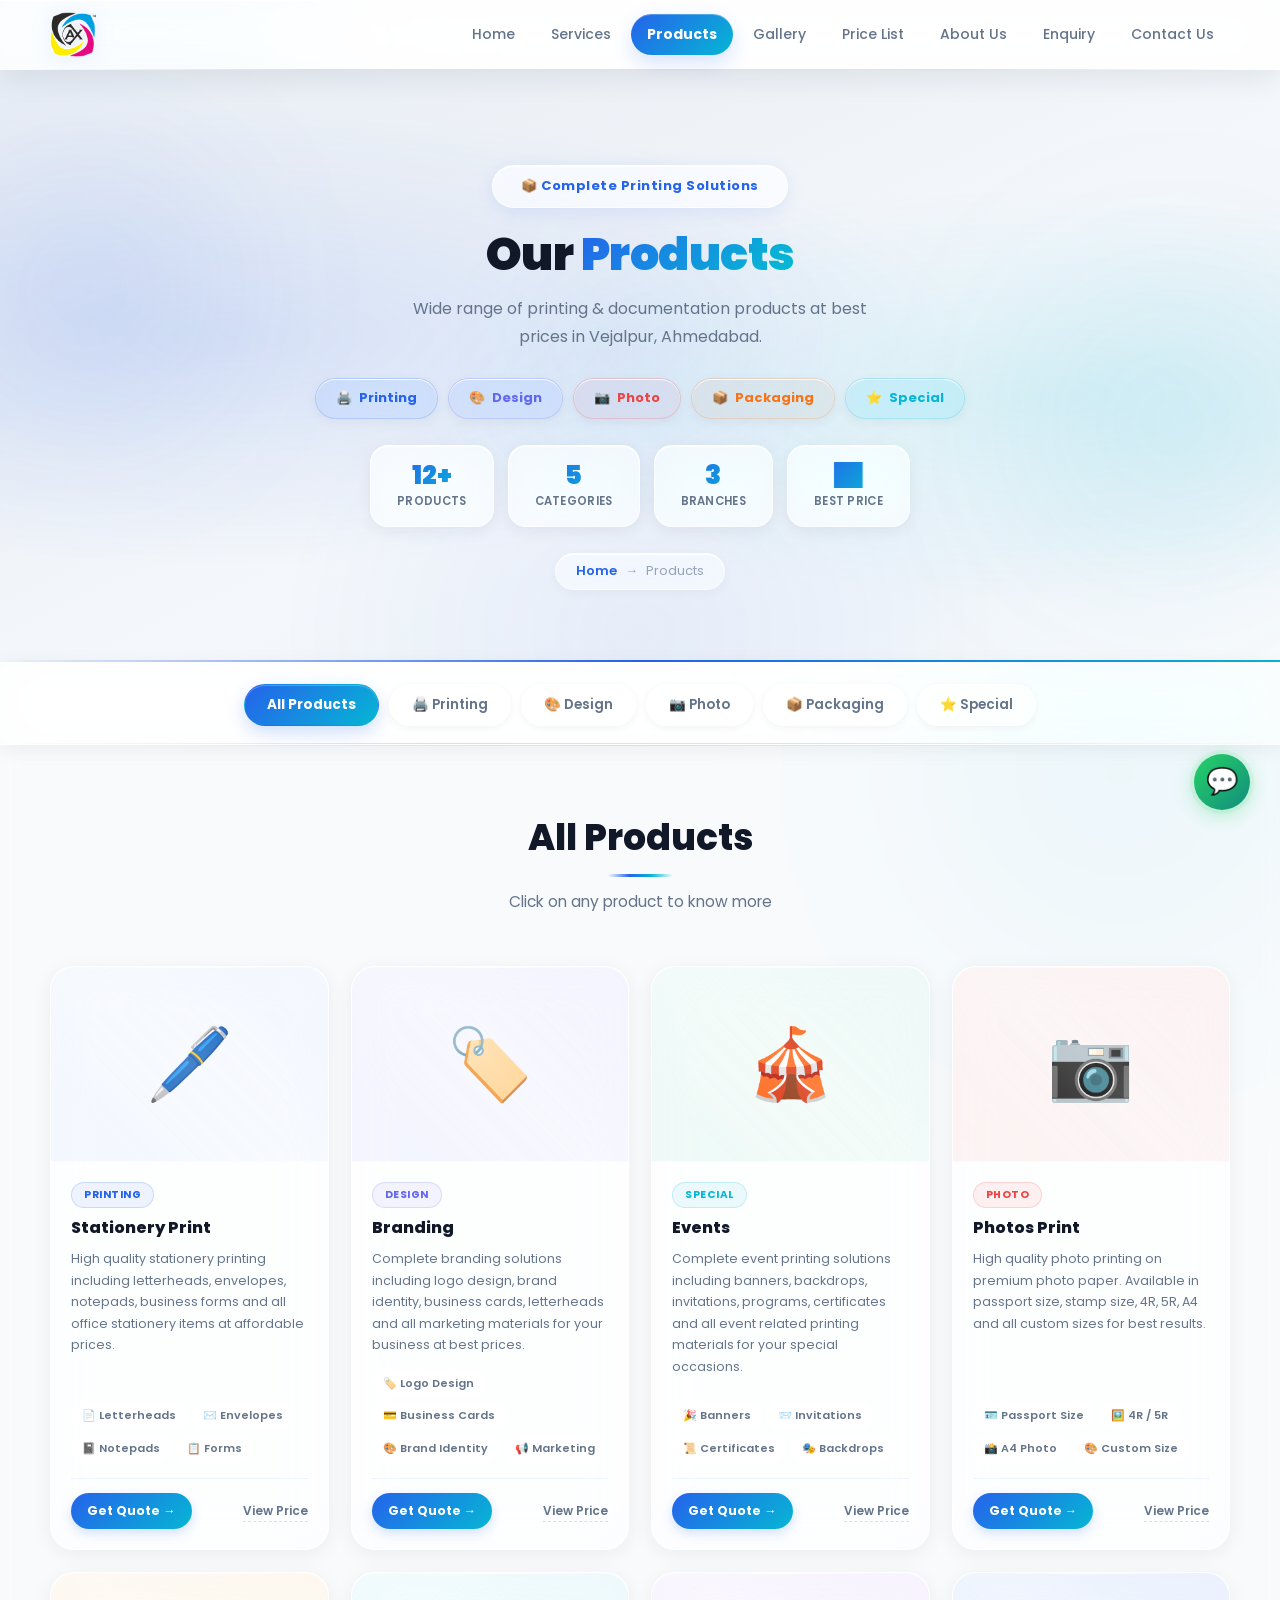
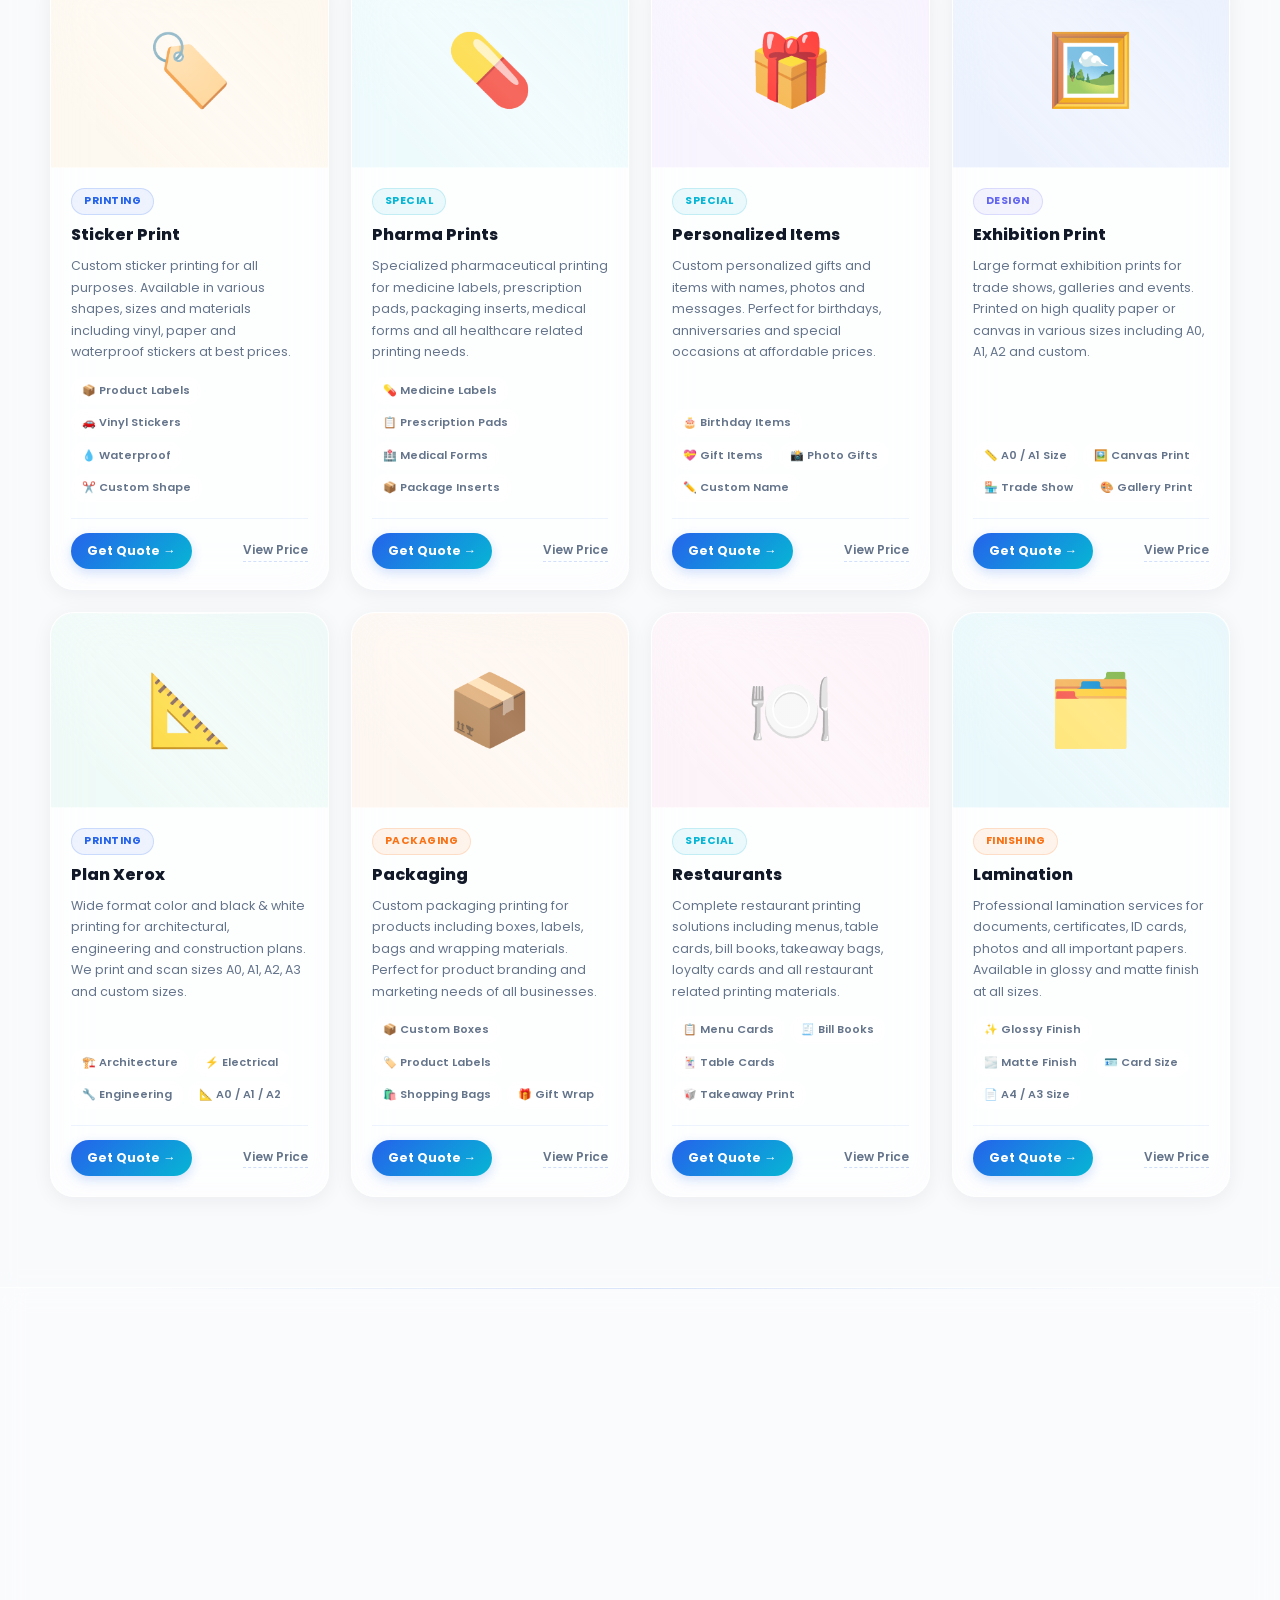
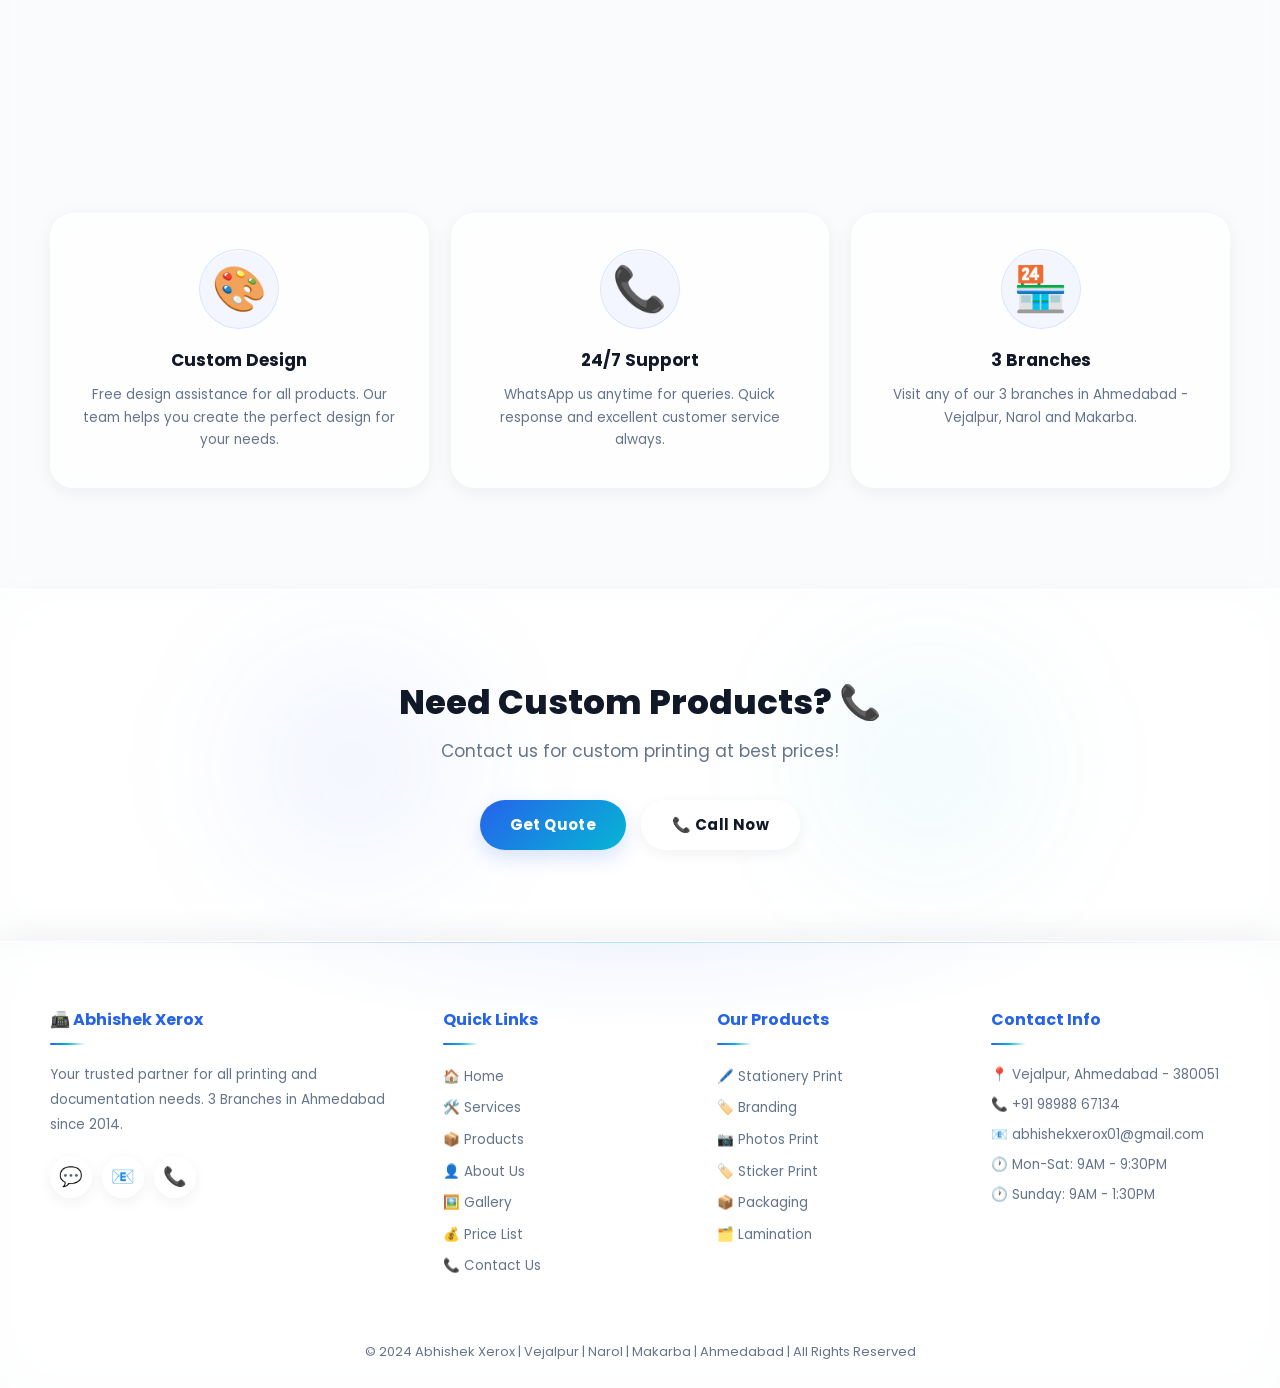
<file: products.html>
<!DOCTYPE html>
<html lang="en">
<head>
    <meta charset="UTF-8">
    <meta name="viewport"
        content="width=device-width, initial-scale=1.0">
    <meta http-equiv="X-UA-Compatible" content="IE=edge">

    <title>Products - Abhishek Xerox | Vejalpur Ahmedabad</title>
    <meta name="description"
        content="Abhishek Xerox Products - Stationery Print,
        Branding, Events, Photos Print, Sticker Print,
        Pharma Prints, Personalized Items, Exhibition Print,
        Plan Xerox, Packaging, Restaurants, Lamination.
        Vejalpur, Ahmedabad. Call +91 98988 67134">
    <meta name="keywords"
        content="stationery print vejalpur, branding ahmedabad,
        photo print xerox, sticker print, pharma prints,
        exhibition print, plan xerox, packaging print ahmedabad">
    <meta name="robots" content="index, follow">
    <meta name="theme-color" content="#FFD700">

    <!-- Favicon -->
    <link rel="icon" type="image/png"
        href="images/Abhishek-Logo1.png">
    <link rel="apple-touch-icon"
        href="images/Abhishek-Logo1.png">

    <!-- CSS -->
    <link rel="stylesheet" href="css/common.css">
    <link rel="stylesheet" href="css/products.css">
</head>
<body>

    <!-- ========== NAVBAR ========== -->
<header>
    <nav class="navbar" role="navigation" aria-label="Main Navigation">
        <div class="logo">
            <a href="index.html" aria-label="Abhishek Xerox Home">
                <img src="images/Abhishek-Logo1.png" alt="Abhishek Xerox - Best Xerox Shop Vejalpur" class="logo-img" width="160" height="48" loading="eager">
            </a>
        </div>

        <ul class="nav-links" id="navLinks" role="menubar">
            <!-- Home (Start) -->
            <li role="none">
                <a href="index.html" class="active" role="menuitem">Home</a>
            </li>
            
            <!-- Services (What you do) -->
            <li role="none">
                <a href="services.html" role="menuitem">Services</a>
            </li>
            
            <!-- Products (What you sell) -->
            <li role="none">
                <a href="products.html" class="active" role="menuitem">Products</a>
            </li>
            
            <!-- Gallery (Proof of work) -->
            <li role="none">
                <a href="gallery.html" role="menuitem">Gallery</a>
            </li>

            <!-- Prices (Transparency) -->
            <li role="none">
                <a href="price.html" role="menuitem">Price List</a>
            </li>

            <!-- About Us (Trust) -->
            <li role="none">
                <a href="about.html" role="menuitem">About Us</a>
            </li>

            <!-- Enquiry (Lead generation) -->
            <li role="none">
                <a href="enquiry.html" role="menuitem">Enquiry</a>
            </li>

            <!-- Contact Us (End/Action) -->
            <li role="none">
                <a href="contact.html" role="menuitem">Contact Us</a>
            </li>
        </ul>

        <button class="hamburger" id="hamburger" aria-label="Toggle Navigation Menu" aria-expanded="false" aria-controls="navLinks" type="button">
            <span></span>
            <span></span>
            <span></span>
        </button>
    </nav>
</header>

    <!-- ========== PRODUCTS HERO - UNIQUE ========== -->
<section class="products-hero" aria-label="Products Hero">

    <!-- Floating Blobs -->
    <div class="prod-blob blob-1" aria-hidden="true"></div>
    <div class="prod-blob blob-2" aria-hidden="true"></div>
    <div class="prod-blob blob-3" aria-hidden="true"></div>

    <div class="products-hero-content">

        <!-- Badge -->
        <div class="products-hero-badge">
            📦 Complete Printing Solutions
        </div>

        <h1>Our <span>Products</span></h1>

        <p>Wide range of printing & documentation
            products at best prices in
            Vejalpur, Ahmedabad.</p>

        <!-- Product Category Tags -->
        <div class="products-hero-tags">

            <div class="prod-tag print">
                <span>🖨️</span> Printing
            </div>
            <div class="prod-tag design">
                <span>🎨</span> Design
            </div>
            <div class="prod-tag photo">
                <span>📷</span> Photo
            </div>
            <div class="prod-tag packaging">
                <span>📦</span> Packaging
            </div>
            <div class="prod-tag special">
                <span>⭐</span> Special
            </div>

        </div>

        <!-- Product Count Cards -->
        <div class="products-hero-counts">

            <div class="prod-count-card">
                <h3>12+</h3>
                <p>Products</p>
            </div>

            <div class="prod-count-card">
                <h3>5</h3>
                <p>Categories</p>
            </div>

            <div class="prod-count-card">
                <h3>3</h3>
                <p>Branches</p>
            </div>

            <div class="prod-count-card">
                <h3>✅</h3>
                <p>Best Price</p>
            </div>

        </div>

        <!-- Breadcrumb -->
        <nav class="products-hero-breadcrumb"
            aria-label="Breadcrumb">
            <a href="index.html">Home</a>
            <span aria-hidden="true">→</span>
            <span>Products</span>
        </nav>

    </div>

    <!-- Bottom shimmer -->
    <div class="products-hero-shimmer"
        aria-hidden="true"></div>

</section>

    <!-- ========== FILTER TABS ========== -->
    <section class="filter-section"
        aria-label="Filter Products">
        <div class="filter-tabs" role="tablist"
            aria-label="Product Categories">
            <button class="filter-tab active"
                data-filter="all"
                role="tab"
                aria-selected="true"
                type="button">
                All Products
            </button>
            <button class="filter-tab"
                data-filter="print"
                role="tab"
                aria-selected="false"
                type="button">
                🖨️ Printing
            </button>
            <button class="filter-tab"
                data-filter="design"
                role="tab"
                aria-selected="false"
                type="button">
                🎨 Design
            </button>
            <button class="filter-tab"
                data-filter="photo"
                role="tab"
                aria-selected="false"
                type="button">
                📷 Photo
            </button>
            <button class="filter-tab"
                data-filter="packaging"
                role="tab"
                aria-selected="false"
                type="button">
                📦 Packaging
            </button>
            <button class="filter-tab"
                data-filter="special"
                role="tab"
                aria-selected="false"
                type="button">
                ⭐ Special
            </button>
        </div>
    </section>

    <!-- ========== PRODUCTS GRID ========== -->
    <section class="products-section"
        aria-label="Products Grid">
        <h2 class="section-title">All Products</h2>
        <p class="section-subtitle">
            Click on any product to know more
        </p>

        <div class="products-grid" id="productsGrid"
            role="list">

            <!-- 1. Stationery Print -->
            <article class="product-card"
                data-category="print"
                role="listitem"
                tabindex="0"
                aria-label="Stationery Print - Click to know more">
                <div class="product-img"
                    aria-hidden="true">
                    <span>🖊️</span>
                    <div class="product-overlay">
                        <a href="contact.html"
                            class="overlay-btn"
                            tabindex="-1">
                            Get Quote
                        </a>
                    </div>
                </div>
                <div class="product-body">
                    <div class="product-tag print">
                        Printing
                    </div>
                    <h3>Stationery Print</h3>
                    <p>High quality stationery printing including
                        letterheads, envelopes, notepads, business
                        forms and all office stationery items at
                        affordable prices.</p>
                    <div class="product-features"
                        aria-label="Features">
                        <span>📄 Letterheads</span>
                        <span>✉️ Envelopes</span>
                        <span>📓 Notepads</span>
                        <span>📋 Forms</span>
                    </div>
                    <div class="product-footer">
                        <a href="contact.html"
                            class="product-btn">
                            Get Quote →
                        </a>
                        <a href="price.html"
                            class="product-price-link">
                            View Price
                        </a>
                    </div>
                </div>
            </article>

            <!-- 2. Branding -->
            <article class="product-card"
                data-category="design"
                role="listitem"
                tabindex="0"
                aria-label="Branding - Click to know more">
                <div class="product-img branding"
                    aria-hidden="true">
                    <span>🏷️</span>
                    <div class="product-overlay">
                        <a href="contact.html"
                            class="overlay-btn"
                            tabindex="-1">
                            Get Quote
                        </a>
                    </div>
                </div>
                <div class="product-body">
                    <div class="product-tag design">Design</div>
                    <h3>Branding</h3>
                    <p>Complete branding solutions including logo
                        design, brand identity, business cards,
                        letterheads and all marketing materials
                        for your business at best prices.</p>
                    <div class="product-features">
                        <span>🏷️ Logo Design</span>
                        <span>💳 Business Cards</span>
                        <span>🎨 Brand Identity</span>
                        <span>📢 Marketing</span>
                    </div>
                    <div class="product-footer">
                        <a href="contact.html"
                            class="product-btn">
                            Get Quote →
                        </a>
                        <a href="price.html"
                            class="product-price-link">
                            View Price
                        </a>
                    </div>
                </div>
            </article>

            <!-- 3. Events -->
            <article class="product-card"
                data-category="special"
                role="listitem"
                tabindex="0"
                aria-label="Events - Click to know more">
                <div class="product-img events"
                    aria-hidden="true">
                    <span>🎪</span>
                    <div class="product-overlay">
                        <a href="contact.html"
                            class="overlay-btn"
                            tabindex="-1">
                            Get Quote
                        </a>
                    </div>
                </div>
                <div class="product-body">
                    <div class="product-tag special">Special</div>
                    <h3>Events</h3>
                    <p>Complete event printing solutions including
                        banners, backdrops, invitations, programs,
                        certificates and all event related printing
                        materials for your special occasions.</p>
                    <div class="product-features">
                        <span>🎉 Banners</span>
                        <span>📨 Invitations</span>
                        <span>📜 Certificates</span>
                        <span>🎭 Backdrops</span>
                    </div>
                    <div class="product-footer">
                        <a href="contact.html"
                            class="product-btn">
                            Get Quote →
                        </a>
                        <a href="price.html"
                            class="product-price-link">
                            View Price
                        </a>
                    </div>
                </div>
            </article>

            <!-- 4. Photos Print -->
            <article class="product-card"
                data-category="photo"
                role="listitem"
                tabindex="0"
                aria-label="Photos Print - Click to know more">
                <div class="product-img photos"
                    aria-hidden="true">
                    <span>📷</span>
                    <div class="product-overlay">
                        <a href="contact.html"
                            class="overlay-btn"
                            tabindex="-1">
                            Get Quote
                        </a>
                    </div>
                </div>
                <div class="product-body">
                    <div class="product-tag photo">Photo</div>
                    <h3>Photos Print</h3>
                    <p>High quality photo printing on premium
                        photo paper. Available in passport size,
                        stamp size, 4R, 5R, A4 and all custom
                        sizes for best results.</p>
                    <div class="product-features">
                        <span>🪪 Passport Size</span>
                        <span>🖼️ 4R / 5R</span>
                        <span>📸 A4 Photo</span>
                        <span>🎨 Custom Size</span>
                    </div>
                    <div class="product-footer">
                        <a href="contact.html"
                            class="product-btn">
                            Get Quote →
                        </a>
                        <a href="price.html"
                            class="product-price-link">
                            View Price
                        </a>
                    </div>
                </div>
            </article>

            <!-- 5. Sticker Print -->
            <article class="product-card"
                data-category="print"
                role="listitem"
                tabindex="0"
                aria-label="Sticker Print - Click to know more">
                <div class="product-img sticker"
                    aria-hidden="true">
                    <span>🏷️</span>
                    <div class="product-overlay">
                        <a href="contact.html"
                            class="overlay-btn"
                            tabindex="-1">
                            Get Quote
                        </a>
                    </div>
                </div>
                <div class="product-body">
                    <div class="product-tag print">Printing</div>
                    <h3>Sticker Print</h3>
                    <p>Custom sticker printing for all purposes.
                        Available in various shapes, sizes and
                        materials including vinyl, paper and
                        waterproof stickers at best prices.</p>
                    <div class="product-features">
                        <span>📦 Product Labels</span>
                        <span>🚗 Vinyl Stickers</span>
                        <span>💧 Waterproof</span>
                        <span>✂️ Custom Shape</span>
                    </div>
                    <div class="product-footer">
                        <a href="contact.html"
                            class="product-btn">
                            Get Quote →
                        </a>
                        <a href="price.html"
                            class="product-price-link">
                            View Price
                        </a>
                    </div>
                </div>
            </article>

            <!-- 6. Pharma Prints -->
            <article class="product-card"
                data-category="special"
                role="listitem"
                tabindex="0"
                aria-label="Pharma Prints - Click to know more">
                <div class="product-img pharma"
                    aria-hidden="true">
                    <span>💊</span>
                    <div class="product-overlay">
                        <a href="contact.html"
                            class="overlay-btn"
                            tabindex="-1">
                            Get Quote
                        </a>
                    </div>
                </div>
                <div class="product-body">
                    <div class="product-tag special">Special</div>
                    <h3>Pharma Prints</h3>
                    <p>Specialized pharmaceutical printing for
                        medicine labels, prescription pads,
                        packaging inserts, medical forms and
                        all healthcare related printing needs.</p>
                    <div class="product-features">
                        <span>💊 Medicine Labels</span>
                        <span>📋 Prescription Pads</span>
                        <span>🏥 Medical Forms</span>
                        <span>📦 Package Inserts</span>
                    </div>
                    <div class="product-footer">
                        <a href="contact.html"
                            class="product-btn">
                            Get Quote →
                        </a>
                        <a href="price.html"
                            class="product-price-link">
                            View Price
                        </a>
                    </div>
                </div>
            </article>

            <!-- 7. Personalized Items -->
            <article class="product-card"
                data-category="special"
                role="listitem"
                tabindex="0"
                aria-label="Personalized Items - Click to know more">
                <div class="product-img personalized"
                    aria-hidden="true">
                    <span>🎁</span>
                    <div class="product-overlay">
                        <a href="contact.html"
                            class="overlay-btn"
                            tabindex="-1">
                            Get Quote
                        </a>
                    </div>
                </div>
                <div class="product-body">
                    <div class="product-tag special">Special</div>
                    <h3>Personalized Items</h3>
                    <p>Custom personalized gifts and items with
                        names, photos and messages. Perfect for
                        birthdays, anniversaries and special
                        occasions at affordable prices.</p>
                    <div class="product-features">
                        <span>🎂 Birthday Items</span>
                        <span>💝 Gift Items</span>
                        <span>📸 Photo Gifts</span>
                        <span>✏️ Custom Name</span>
                    </div>
                    <div class="product-footer">
                        <a href="contact.html"
                            class="product-btn">
                            Get Quote →
                        </a>
                        <a href="price.html"
                            class="product-price-link">
                            View Price
                        </a>
                    </div>
                </div>
            </article>

            <!-- 8. Exhibition Print -->
            <article class="product-card"
                data-category="design"
                role="listitem"
                tabindex="0"
                aria-label="Exhibition Print - Click to know more">
                <div class="product-img exhibition"
                    aria-hidden="true">
                    <span>🖼️</span>
                    <div class="product-overlay">
                        <a href="contact.html"
                            class="overlay-btn"
                            tabindex="-1">
                            Get Quote
                        </a>
                    </div>
                </div>
                <div class="product-body">
                    <div class="product-tag design">Design</div>
                    <h3>Exhibition Print</h3>
                    <p>Large format exhibition prints for trade
                        shows, galleries and events. Printed on
                        high quality paper or canvas in various
                        sizes including A0, A1, A2 and custom.</p>
                    <div class="product-features">
                        <span>📏 A0 / A1 Size</span>
                        <span>🖼️ Canvas Print</span>
                        <span>🏪 Trade Show</span>
                        <span>🎨 Gallery Print</span>
                    </div>
                    <div class="product-footer">
                        <a href="contact.html"
                            class="product-btn">
                            Get Quote →
                        </a>
                        <a href="price.html"
                            class="product-price-link">
                            View Price
                        </a>
                    </div>
                </div>
            </article>

            <!-- 9. Plan Xerox -->
            <article class="product-card"
                data-category="print"
                role="listitem"
                tabindex="0"
                aria-label="Plan Xerox - Click to know more">
                <div class="product-img plan"
                    aria-hidden="true">
                    <span>📐</span>
                    <div class="product-overlay">
                        <a href="contact.html"
                            class="overlay-btn"
                            tabindex="-1">
                            Get Quote
                        </a>
                    </div>
                </div>
                <div class="product-body">
                    <div class="product-tag print">Printing</div>
                    <h3>Plan Xerox</h3>
                    <p>Wide format color and black & white
                        printing for architectural, engineering
                        and construction plans. We print and scan
                        sizes A0, A1, A2, A3 and custom sizes.</p>
                    <div class="product-features">
                        <span>🏗️ Architecture</span>
                        <span>⚡ Electrical</span>
                        <span>🔧 Engineering</span>
                        <span>📐 A0 / A1 / A2</span>
                    </div>
                    <div class="product-footer">
                        <a href="contact.html"
                            class="product-btn">
                            Get Quote →
                        </a>
                        <a href="price.html"
                            class="product-price-link">
                            View Price
                        </a>
                    </div>
                </div>
            </article>

            <!-- 10. Packaging -->
            <article class="product-card"
                data-category="packaging"
                role="listitem"
                tabindex="0"
                aria-label="Packaging - Click to know more">
                <div class="product-img packaging"
                    aria-hidden="true">
                    <span>📦</span>
                    <div class="product-overlay">
                        <a href="contact.html"
                            class="overlay-btn"
                            tabindex="-1">
                            Get Quote
                        </a>
                    </div>
                </div>
                <div class="product-body">
                    <div class="product-tag packaging">
                        Packaging
                    </div>
                    <h3>Packaging</h3>
                    <p>Custom packaging printing for products
                        including boxes, labels, bags and wrapping
                        materials. Perfect for product branding
                        and marketing needs of all businesses.</p>
                    <div class="product-features">
                        <span>📦 Custom Boxes</span>
                        <span>🏷️ Product Labels</span>
                        <span>🛍️ Shopping Bags</span>
                        <span>🎁 Gift Wrap</span>
                    </div>
                    <div class="product-footer">
                        <a href="contact.html"
                            class="product-btn">
                            Get Quote →
                        </a>
                        <a href="price.html"
                            class="product-price-link">
                            View Price
                        </a>
                    </div>
                </div>
            </article>

            <!-- 11. Restaurants -->
            <article class="product-card"
                data-category="special"
                role="listitem"
                tabindex="0"
                aria-label="Restaurants - Click to know more">
                <div class="product-img restaurant"
                    aria-hidden="true">
                    <span>🍽️</span>
                    <div class="product-overlay">
                        <a href="contact.html"
                            class="overlay-btn"
                            tabindex="-1">
                            Get Quote
                        </a>
                    </div>
                </div>
                <div class="product-body">
                    <div class="product-tag special">Special</div>
                    <h3>Restaurants</h3>
                    <p>Complete restaurant printing solutions
                        including menus, table cards, bill books,
                        takeaway bags, loyalty cards and all
                        restaurant related printing materials.</p>
                    <div class="product-features">
                        <span>📋 Menu Cards</span>
                        <span>🧾 Bill Books</span>
                        <span>🃏 Table Cards</span>
                        <span>🥡 Takeaway Print</span>
                    </div>
                    <div class="product-footer">
                        <a href="contact.html"
                            class="product-btn">
                            Get Quote →
                        </a>
                        <a href="price.html"
                            class="product-price-link">
                            View Price
                        </a>
                    </div>
                </div>
            </article>

            <!-- 12. Lamination -->
            <article class="product-card"
                data-category="packaging"
                role="listitem"
                tabindex="0"
                aria-label="Lamination - Click to know more">
                <div class="product-img lamination"
                    aria-hidden="true">
                    <span>🗂️</span>
                    <div class="product-overlay">
                        <a href="contact.html"
                            class="overlay-btn"
                            tabindex="-1">
                            Get Quote
                        </a>
                    </div>
                </div>
                <div class="product-body">
                    <div class="product-tag packaging">
                        Finishing
                    </div>
                    <h3>Lamination</h3>
                    <p>Professional lamination services for
                        documents, certificates, ID cards, photos
                        and all important papers. Available in
                        glossy and matte finish at all sizes.</p>
                    <div class="product-features">
                        <span>✨ Glossy Finish</span>
                        <span>🌫️ Matte Finish</span>
                        <span>🪪 Card Size</span>
                        <span>📄 A4 / A3 Size</span>
                    </div>
                    <div class="product-footer">
                        <a href="contact.html"
                            class="product-btn">
                            Get Quote →
                        </a>
                        <a href="price.html"
                            class="product-price-link">
                            View Price
                        </a>
                    </div>
                </div>
            </article>

        </div>

        <!-- No results message -->
        <div class="no-results" id="noResults"
            aria-live="polite">
            <p>No products found in this category.</p>
        </div>

    </section>

    <!-- ========== MODAL ========== -->
    <div class="modal-overlay" id="modalOverlay"
        role="dialog"
        aria-modal="true"
        aria-labelledby="modalTitle"
        aria-describedby="modalDesc">
        <div class="modal-box" id="modalBox">
            <button class="modal-close" id="modalClose"
                aria-label="Close modal"
                type="button">✕</button>
            <div class="modal-icon" id="modalIcon"
                aria-hidden="true"></div>
            <h2 id="modalTitle"></h2>
            <p id="modalDesc"></p>
            <div class="modal-actions">
                <a href="contact.html" class="btn">
                    📩 Get Quote
                </a>
                <a href="https://wa.me/919898867134"
                    target="_blank"
                    rel="noopener noreferrer"
                    class="btn btn-dark">
                    💬 WhatsApp
                </a>
            </div>
        </div>
    </div>

    <!-- ========== WHY CHOOSE US ========== -->
    <section class="products-why"
        aria-label="Why Choose Us">
        <h2 class="section-title">Why Choose Us?</h2>
        <p class="section-subtitle">
            Best printing products in Vejalpur, Ahmedabad
        </p>
        <div class="why-products-grid">
            <div class="why-product-card">
                <span aria-hidden="true">🏆</span>
                <h3>Premium Quality</h3>
                <p>We use only premium quality materials
                    and latest printing technology for
                    all our products.</p>
            </div>
            <div class="why-product-card">
                <span aria-hidden="true">💰</span>
                <h3>Best Prices</h3>
                <p>Most affordable prices in Vejalpur
                    area. No hidden charges.
                    Bulk discounts available.</p>
            </div>
            <div class="why-product-card">
                <span aria-hidden="true">⚡</span>
                <h3>Fast Delivery</h3>
                <p>Quick turnaround time for all products.
                    Most orders ready within same day
                    or next day.</p>
            </div>
            <div class="why-product-card">
                <span aria-hidden="true">🎨</span>
                <h3>Custom Design</h3>
                <p>Free design assistance for all products.
                    Our team helps you create the perfect
                    design for your needs.</p>
            </div>
            <div class="why-product-card">
                <span aria-hidden="true">📞</span>
                <h3>24/7 Support</h3>
                <p>WhatsApp us anytime for queries.
                    Quick response and excellent
                    customer service always.</p>
            </div>
            <div class="why-product-card">
                <span aria-hidden="true">🏪</span>
                <h3>3 Branches</h3>
                <p>Visit any of our 3 branches in
                    Ahmedabad - Vejalpur, Narol
                    and Makarba.</p>
            </div>
        </div>
    </section>

    <!-- ========== CTA ========== -->
    <section class="cta-section">
        <h2>Need Custom Products? 📞</h2>
        <p>Contact us for custom printing at best prices!</p>
        <div class="cta-buttons">
            <a href="contact.html" class="btn">Get Quote</a>
            <a href="tel:+919898867134" class="btn btn-dark">
                📞 Call Now
            </a>
        </div>
    </section>

    <!-- ========== FOOTER ========== -->
    <footer role="contentinfo">
        <div class="footer-grid">
            <div class="footer-col">
                <h3>📠 Abhishek Xerox</h3>
                <p>Your trusted partner for all printing
                    and documentation needs. 3 Branches
                    in Ahmedabad since 2014.</p>
                <div class="footer-social">
                    <a href="https://wa.me/919898867134"
                        target="_blank"
                        rel="noopener noreferrer"
                        title="WhatsApp"
                        aria-label="Chat on WhatsApp">💬</a>
                    <a href="mailto:abhishekxerox01@gmail.com"
                        title="Email"
                        aria-label="Send Email">📧</a>
                    <a href="tel:+919898867134"
                        title="Call"
                        aria-label="Call Us">📞</a>
                </div>
            </div>
            <div class="footer-col">
                <h3>Quick Links</h3>
                <ul>
                    <li><a href="index.html">🏠 Home</a></li>
                    <li><a href="services.html">
                        🛠️ Services</a></li>
                    <li><a href="products.html">
                        📦 Products</a></li>
                    <li><a href="about.html">👤 About Us</a></li>
                    <li><a href="gallery.html">🖼️ Gallery</a></li>
                    <li><a href="price.html">💰 Price List</a></li>
                    <li><a href="contact.html">
                        📞 Contact Us</a></li>
                </ul>
            </div>
            <div class="footer-col">
                <h3>Our Products</h3>
                <ul>
                    <li><a href="products.html">
                        🖊️ Stationery Print</a></li>
                    <li><a href="products.html">
                        🏷️ Branding</a></li>
                    <li><a href="products.html">
                        📷 Photos Print</a></li>
                    <li><a href="products.html">
                        🏷️ Sticker Print</a></li>
                    <li><a href="products.html">
                        📦 Packaging</a></li>
                    <li><a href="products.html">
                        🗂️ Lamination</a></li>
                </ul>
            </div>
            <div class="footer-col">
                <h3>Contact Info</h3>
                <p>📍 Vejalpur, Ahmedabad - 380051</p>
                <p>📞 <a href="tel:+919898867134"
                    style="color:#aaa;">
                    +91 98988 67134</a></p>
                <p>📧 <a
                    href="mailto:abhishekxerox01@gmail.com"
                    style="color:#aaa;">
                    abhishekxerox01@gmail.com</a></p>
                <p>🕐 Mon-Sat: 9AM - 9:30PM</p>
                <p>🕐 Sunday: 9AM - 1:30PM</p>
            </div>
        </div>
        <div class="footer-bottom">
            <p>© 2024 Abhishek Xerox | Vejalpur | Narol |
                Makarba | Ahmedabad | All Rights Reserved</p>
        </div>
    </footer>

    <!-- WhatsApp Float -->
    <a href="https://wa.me/919898867134"
        target="_blank"
        rel="noopener noreferrer"
        class="whatsapp-float"
        title="Chat on WhatsApp"
        aria-label="Chat on WhatsApp">
        💬
    </a>

    <!-- Scroll Top -->
    <button id="scrollTop"
        aria-label="Scroll to top"
        type="button">↑</button>

    <!-- JS -->
    <script src="js/common.js" defer></script>
    <script src="js/products.js" defer></script>

</body>
</html>
</file>
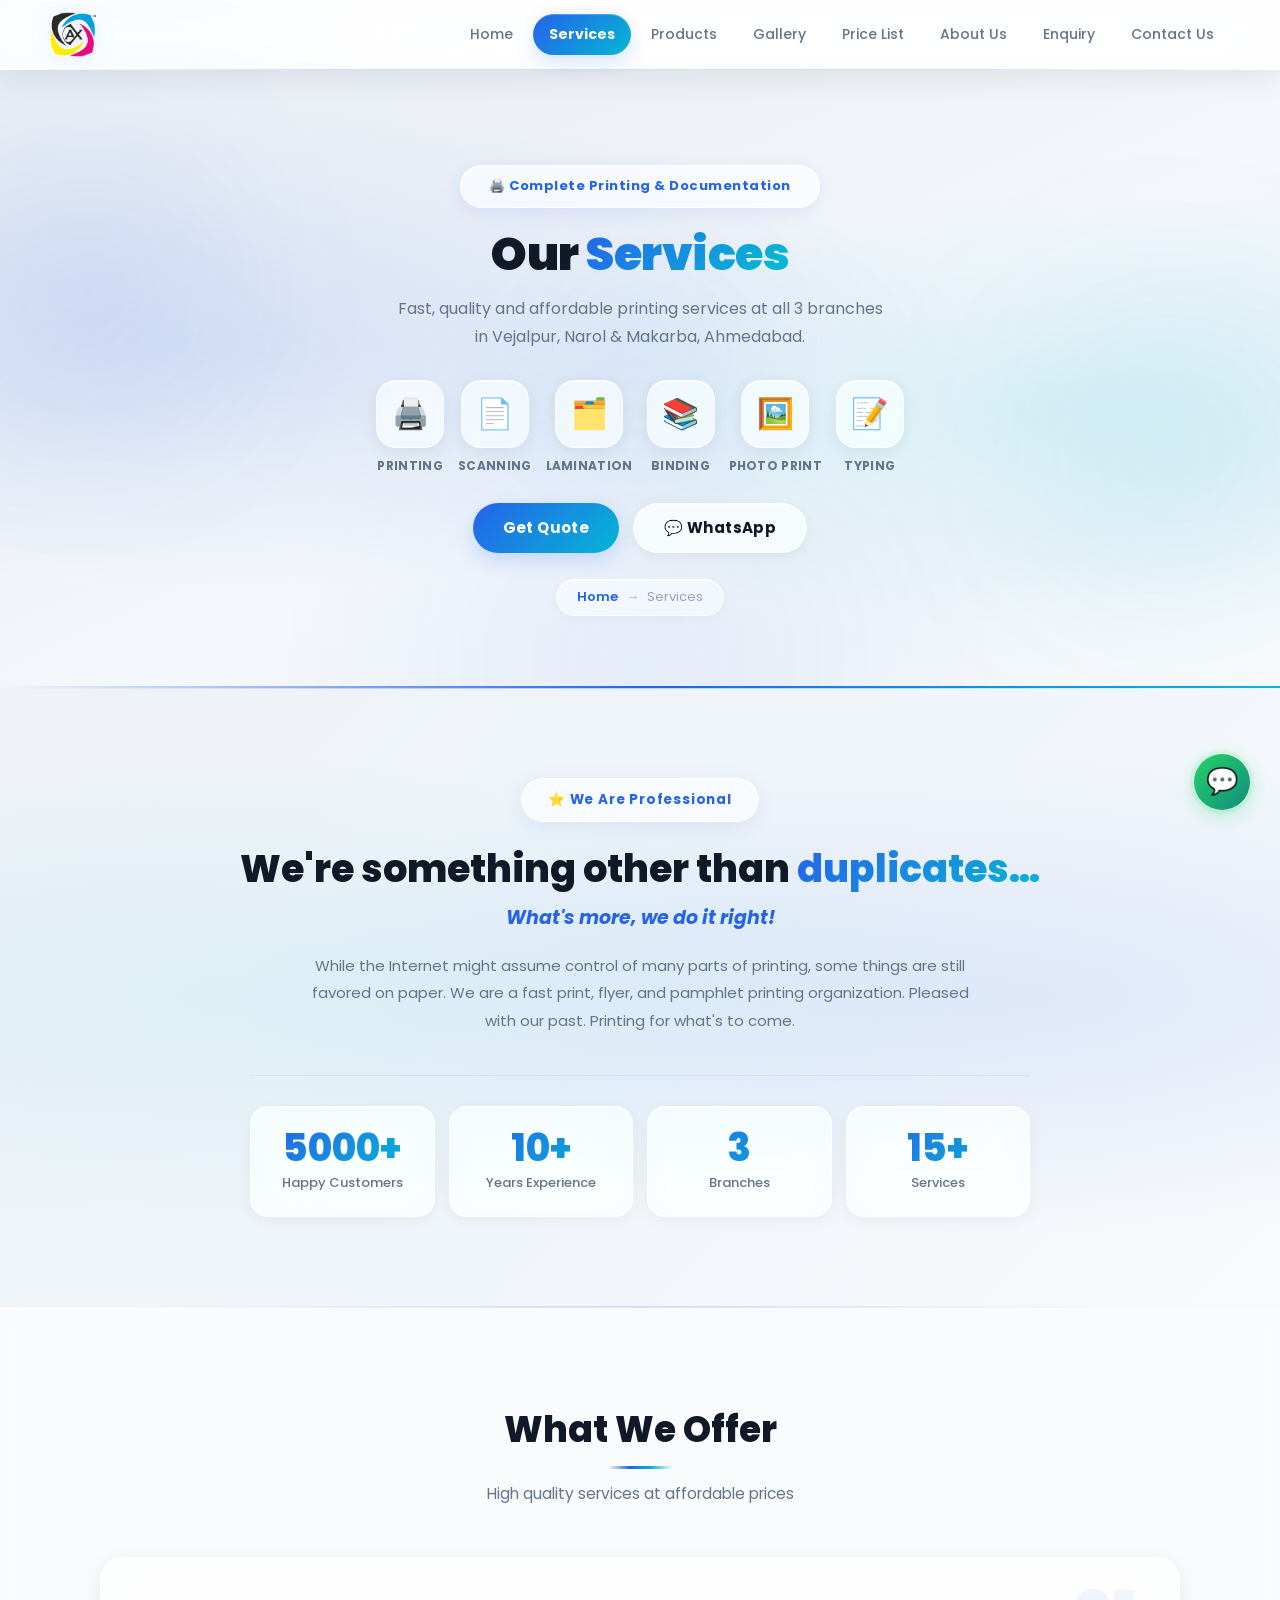
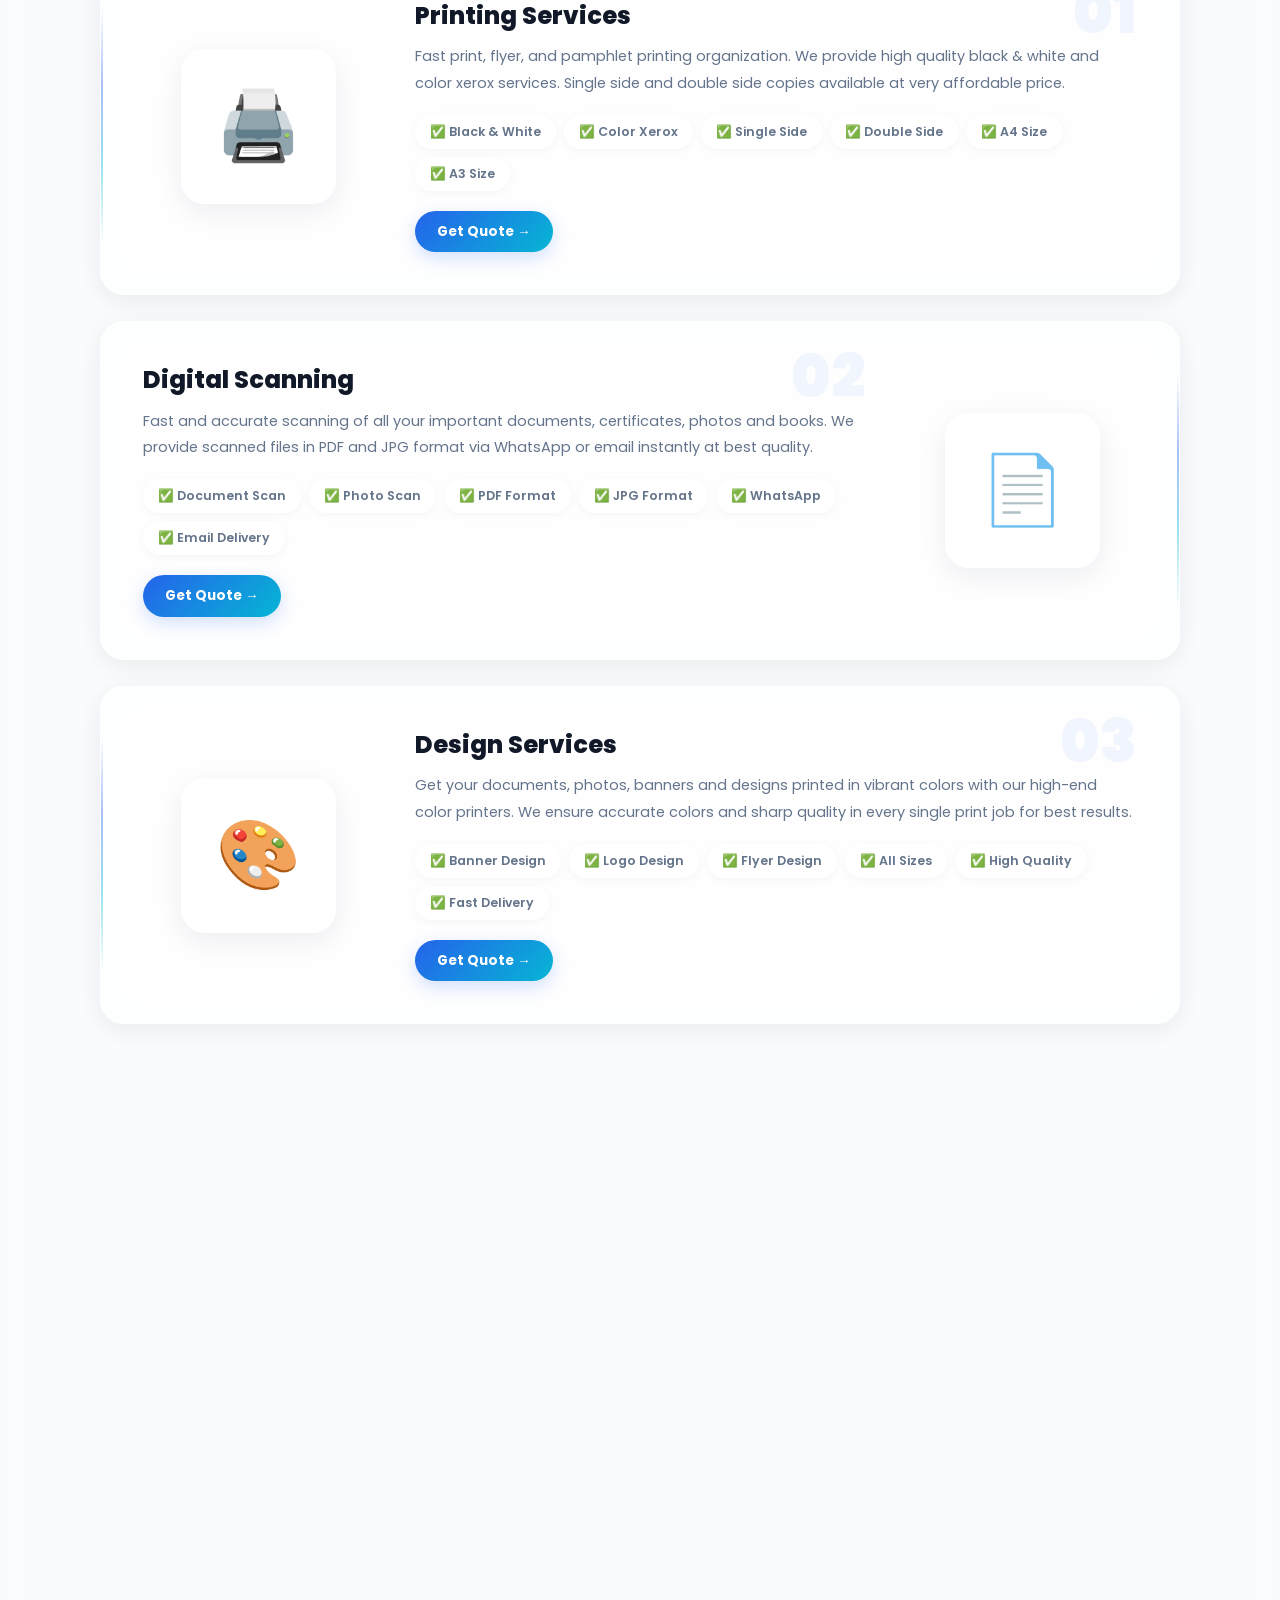
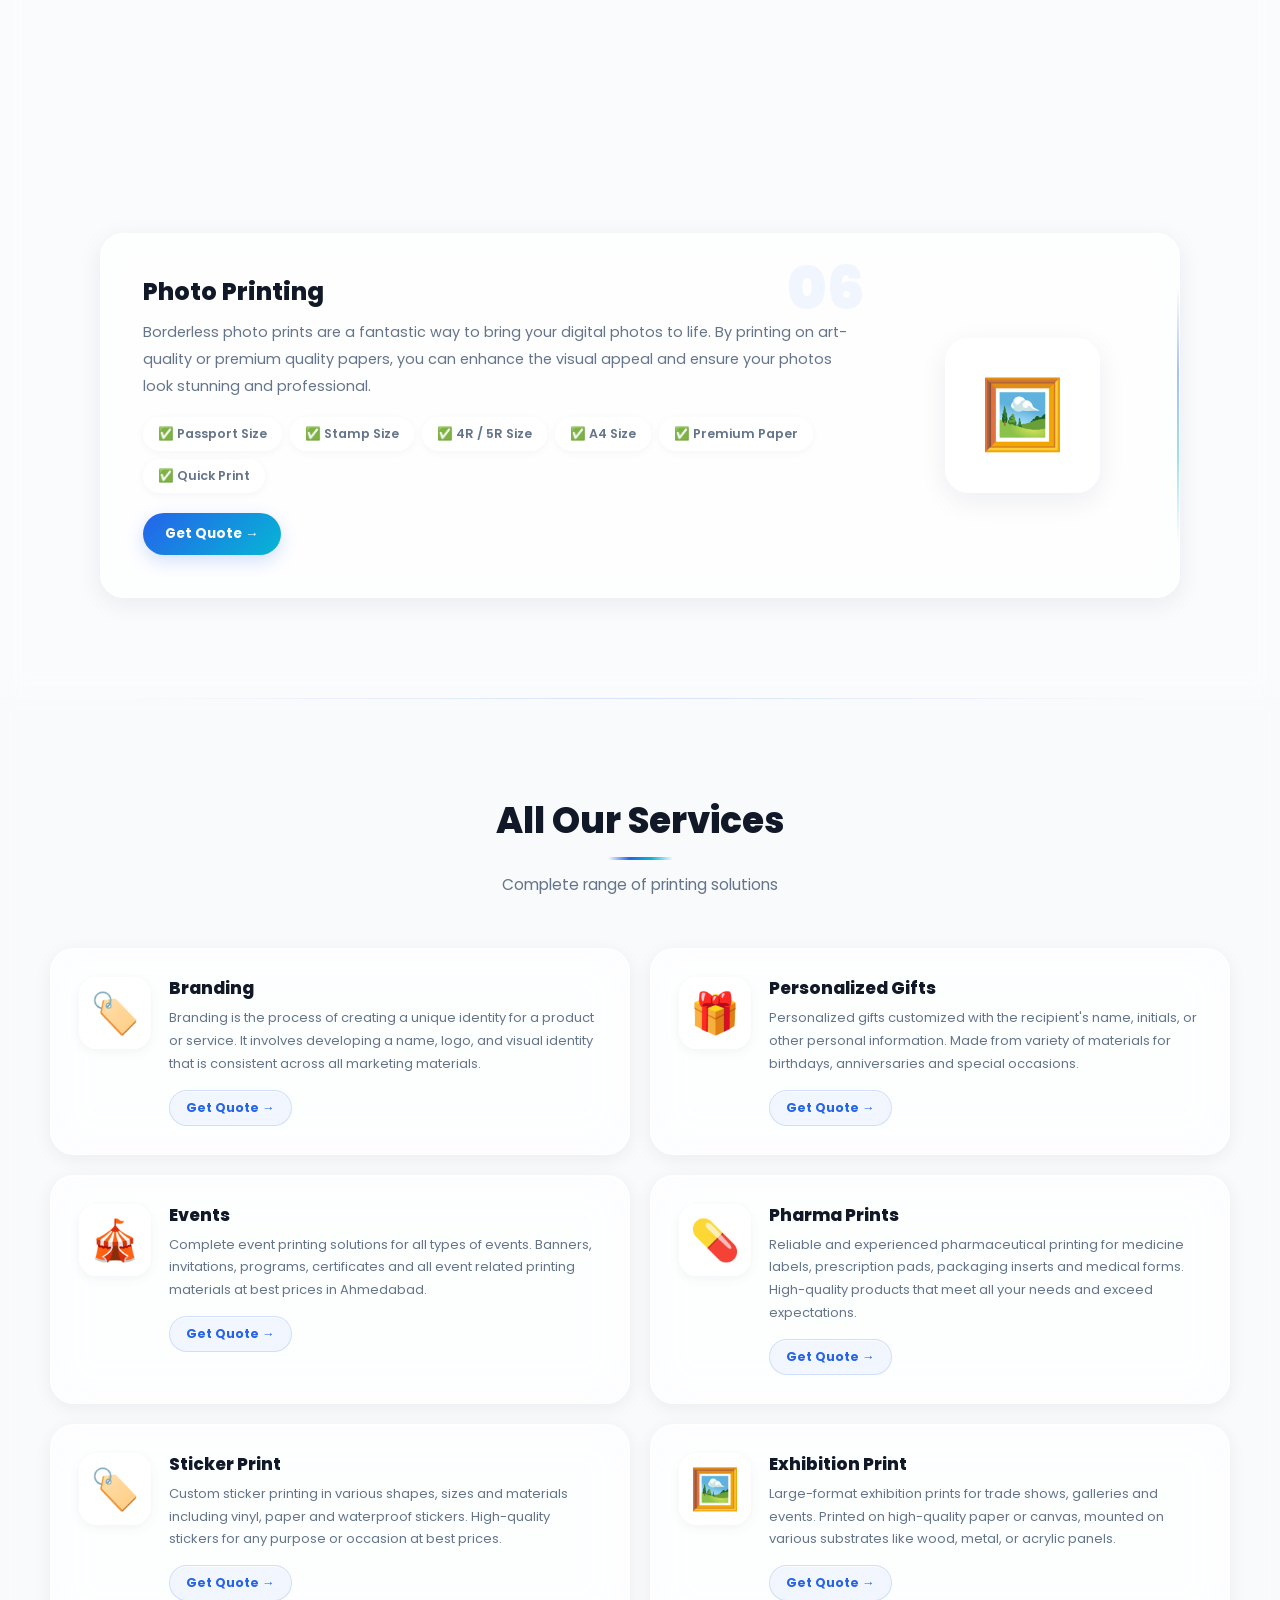
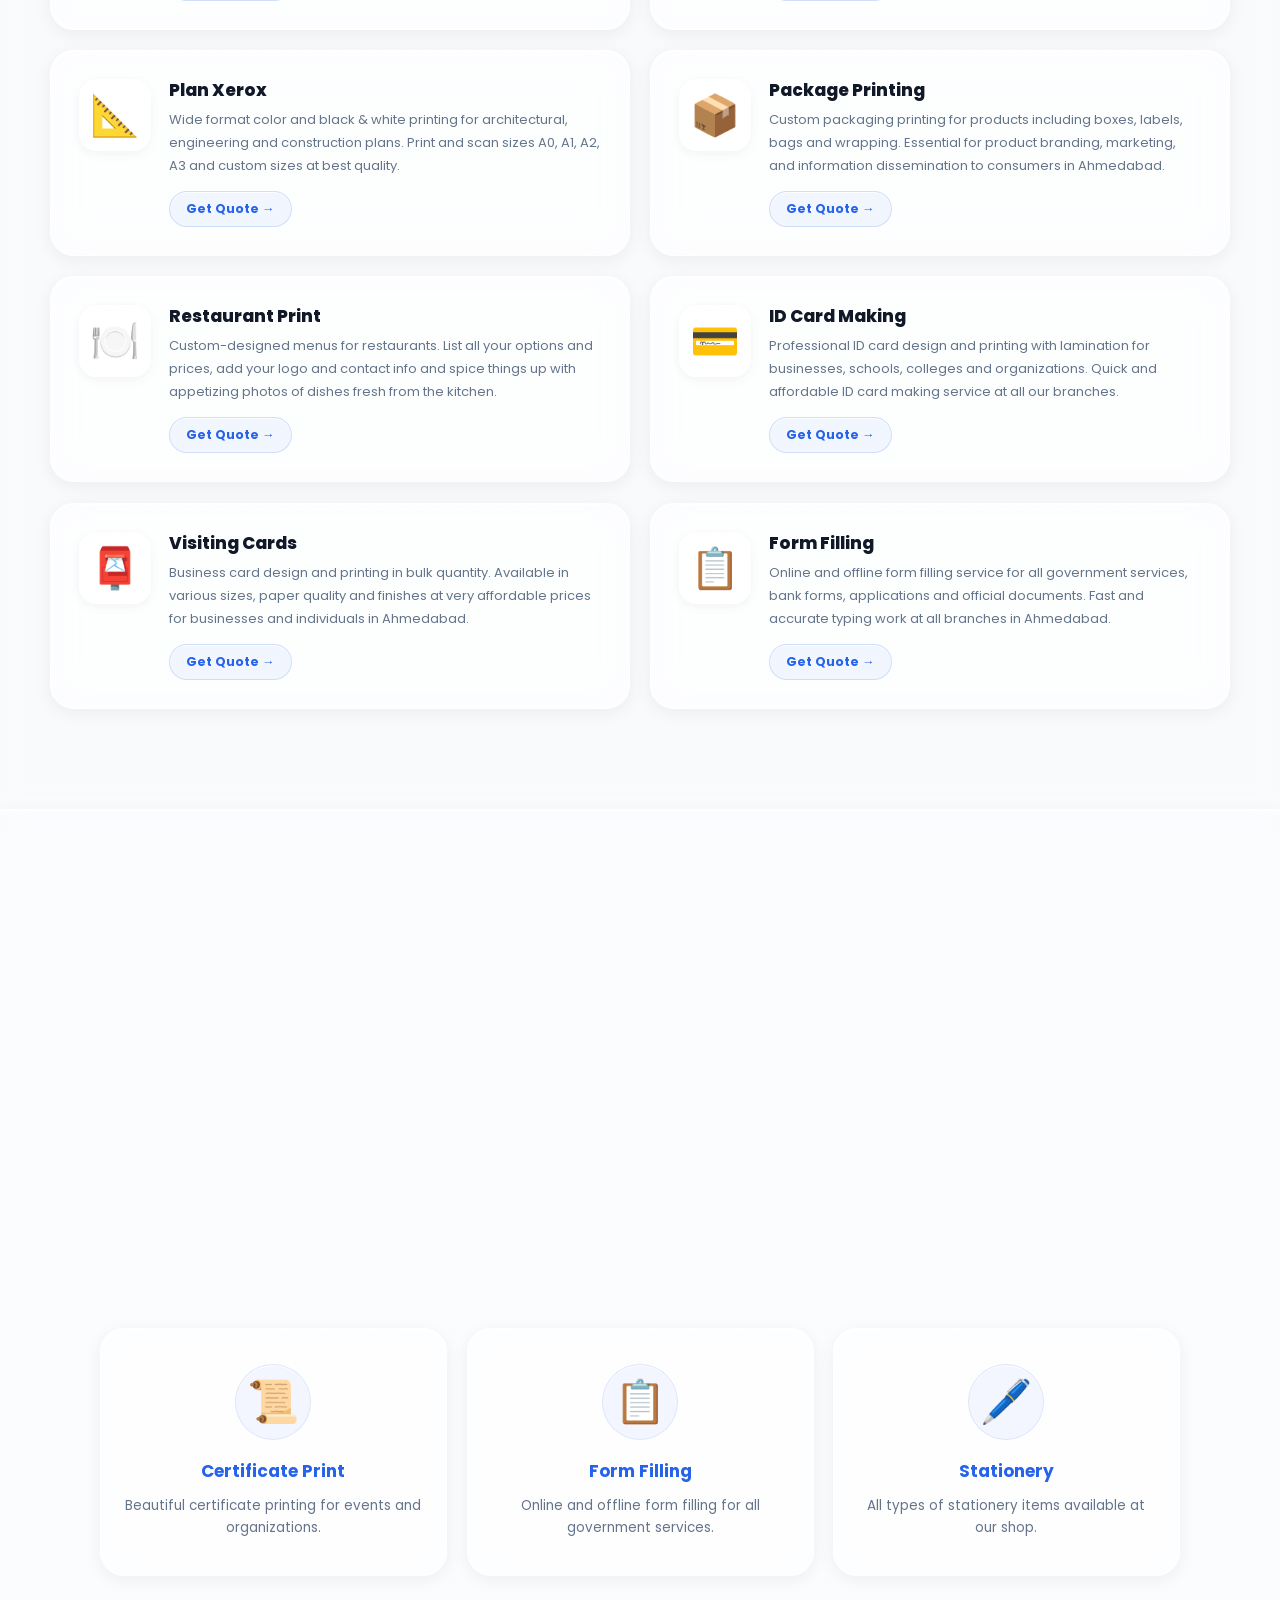
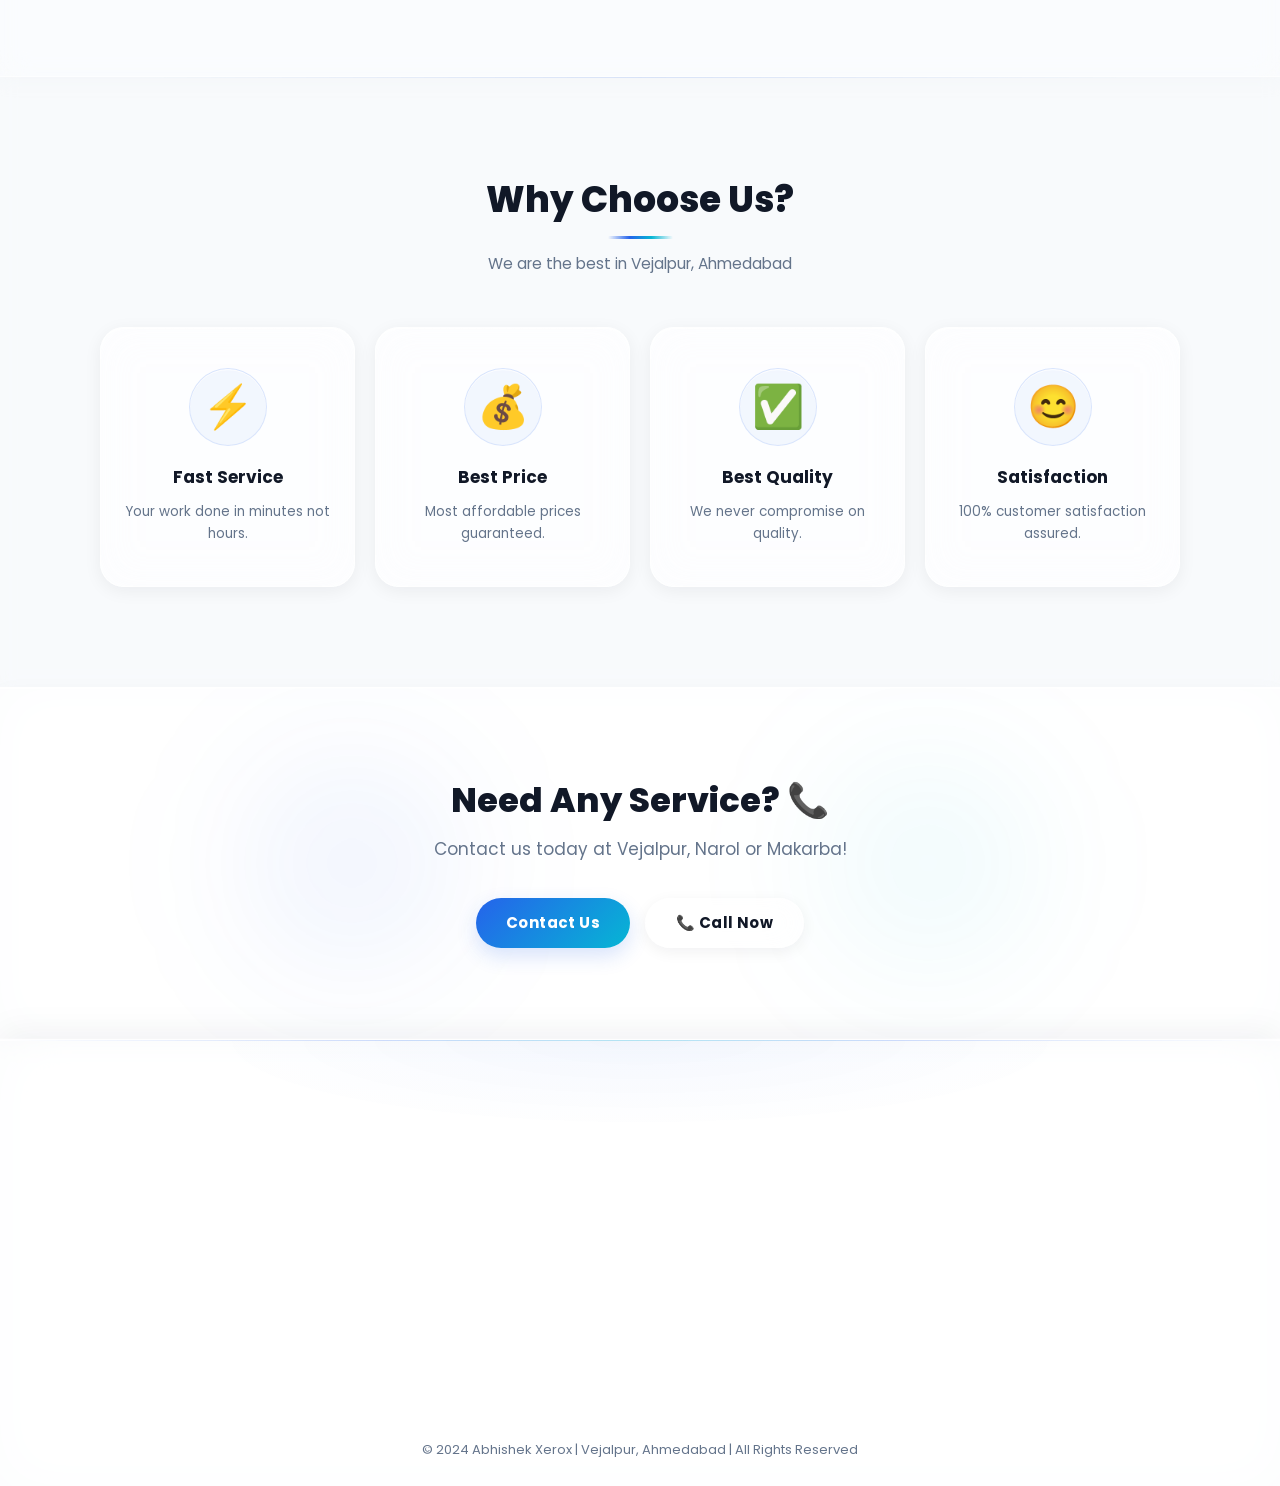
<file: services.html>
<!DOCTYPE html>
<html lang="en">
<head>
    <meta charset="UTF-8">
    <meta name="viewport"
        content="width=device-width, initial-scale=1.0">
    <meta http-equiv="X-UA-Compatible" content="IE=edge">

    <title>Services - Abhishek Xerox | Vejalpur Ahmedabad</title>
    <meta name="description"
        content="Abhishek Xerox Services - Printing, Scanning,
        Lamination, Binding, Photo Print, Branding & More
        in Vejalpur, Ahmedabad. Call +91 98988 67134">
    <meta name="keywords"
        content="xerox services vejalpur, printing ahmedabad,
        scanning lamination binding, branding xerox ahmedabad">
    <meta name="robots" content="index, follow">
    <meta name="theme-color" content="#FFD700">

    <!-- Favicon -->
    <link rel="icon" type="image/png"
        href="images/Abhishek-Logo1.png">
    <link rel="apple-touch-icon"
        href="images/Abhishek-Logo1.png">

    <!-- CSS -->
    <link rel="stylesheet" href="css/common.css">
    <link rel="stylesheet" href="css/services.css">
</head>
<body>

    <!-- ========== NAVBAR ========== -->
<header>
    <nav class="navbar" role="navigation" aria-label="Main Navigation">
        <div class="logo">
            <a href="index.html" aria-label="Abhishek Xerox Home">
                <img src="images/Abhishek-Logo1.png" alt="Abhishek Xerox - Best Xerox Shop Vejalpur" class="logo-img" width="160" height="48" loading="eager">
            </a>
        </div>

        <ul class="nav-links" id="navLinks" role="menubar">
            <!-- Home (Start) -->
            <li role="none">
                <a href="index.html" class="active" role="menuitem">Home</a>
            </li>
            
            <!-- Services (What you do) -->
            <li role="none">
                <a href="services.html" class="active" role="menuitem">Services</a>
            </li>
            
            <!-- Products (What you sell) -->
            <li role="none">
                <a href="products.html" role="menuitem">Products</a>
            </li>
            
            <!-- Gallery (Proof of work) -->
            <li role="none">
                <a href="gallery.html" role="menuitem">Gallery</a>
            </li>

            <!-- Prices (Transparency) -->
            <li role="none">
                <a href="price.html" role="menuitem">Price List</a>
            </li>

            <!-- About Us (Trust) -->
            <li role="none">
                <a href="about.html" role="menuitem">About Us</a>
            </li>

            <!-- Enquiry (Lead generation) -->
            <li role="none">
                <a href="enquiry.html" role="menuitem">Enquiry</a>
            </li>

            <!-- Contact Us (End/Action) -->
            <li role="none">
                <a href="contact.html" role="menuitem">Contact Us</a>
            </li>
        </ul>

        <button class="hamburger" id="hamburger" aria-label="Toggle Navigation Menu" aria-expanded="false" aria-controls="navLinks" type="button">
            <span></span>
            <span></span>
            <span></span>
        </button>
    </nav>
</header>

   <!-- ========== SERVICES HERO - UNIQUE ========== -->
<section class="services-hero" aria-label="Services Hero">

    <!-- Floating Blobs -->
    <div class="svc-blob blob-1" aria-hidden="true"></div>
    <div class="svc-blob blob-2" aria-hidden="true"></div>
    <div class="svc-blob blob-3" aria-hidden="true"></div>

    <div class="services-hero-content">

        <!-- Badge -->
        <div class="services-hero-badge">
            🖨️ Complete Printing & Documentation
        </div>

        <h1>Our <span>Services</span></h1>

        <p>Fast, quality and affordable printing
            services at all 3 branches in
            Vejalpur, Narol & Makarba, Ahmedabad.</p>

        <!-- Service Icons Grid -->
        <div class="services-hero-icons">

            <div class="svc-icon-item">
                <div class="svc-icon-box">🖨️</div>
                <span>Printing</span>
            </div>

            <div class="svc-icon-item">
                <div class="svc-icon-box">📄</div>
                <span>Scanning</span>
            </div>

            <div class="svc-icon-item">
                <div class="svc-icon-box">🗂️</div>
                <span>Lamination</span>
            </div>

            <div class="svc-icon-item">
                <div class="svc-icon-box">📚</div>
                <span>Binding</span>
            </div>

            <div class="svc-icon-item">
                <div class="svc-icon-box">🖼️</div>
                <span>Photo Print</span>
            </div>

            <div class="svc-icon-item">
                <div class="svc-icon-box">📝</div>
                <span>Typing</span>
            </div>

        </div>

        <!-- Action Buttons -->
        <div class="services-hero-btns">
            <a href="contact.html" class="btn">
                Get Quote
            </a>
            <a href="https://wa.me/919898867134"
                target="_blank"
                rel="noopener noreferrer"
                class="btn btn-dark">
                💬 WhatsApp
            </a>
        </div>

        <!-- Breadcrumb -->
        <nav class="services-hero-breadcrumb"
            aria-label="Breadcrumb">
            <a href="index.html">Home</a>
            <span aria-hidden="true">→</span>
            <span>Services</span>
        </nav>

    </div>

    <!-- Bottom shimmer -->
    <div class="services-hero-shimmer"
        aria-hidden="true"></div>

</section>

    <!-- ========== PROFESSIONAL INTRO ========== -->
    <section class="professional-intro"
        aria-label="About Our Services">
        <div class="intro-content">
            <div class="intro-badge">
                ⭐ We Are Professional
            </div>
            <h2>We're something other than
                <span>duplicates…</span>
            </h2>
            <p class="intro-tagline">
                What's more, we do it right!
            </p>
            <p class="intro-desc">
                While the Internet might assume control of many
                parts of printing, some things are still favored
                on paper. We are a fast print, flyer, and pamphlet
                printing organization. Pleased with our past.
                Printing for what's to come.
            </p>
            <div class="intro-stats">
                <div class="intro-stat">
                    <h3>5000+</h3>
                    <p>Happy Customers</p>
                </div>
                <div class="intro-stat">
                    <h3>10+</h3>
                    <p>Years Experience</p>
                </div>
                <div class="intro-stat">
                    <h3>3</h3>
                    <p>Branches</p>
                </div>
                <div class="intro-stat">
                    <h3>15+</h3>
                    <p>Services</p>
                </div>
            </div>
        </div>
    </section>

    <!-- ========== MAIN SERVICES ========== -->
    <section class="main-services" id="main-services"
        aria-label="Main Services">
        <h2 class="section-title">What We Offer</h2>
        <p class="section-subtitle">
            High quality services at affordable prices
        </p>

        <div class="services-list">

            <!-- 01 Printing -->
            <article class="service-item">
                <div class="service-left">
                    <div class="service-icon-box"
                        aria-hidden="true">🖨️</div>
                </div>
                <div class="service-right">
                    <div class="service-number"
                        aria-hidden="true">01</div>
                    <h3>Printing Services</h3>
                    <p>Fast print, flyer, and pamphlet printing
                        organization. We provide high quality
                        black & white and color xerox services.
                        Single side and double side copies
                        available at very affordable price.</p>
                    <div class="service-tags"
                        aria-label="Service features">
                        <span>✅ Black & White</span>
                        <span>✅ Color Xerox</span>
                        <span>✅ Single Side</span>
                        <span>✅ Double Side</span>
                        <span>✅ A4 Size</span>
                        <span>✅ A3 Size</span>
                    </div>
                    <a href="contact.html" class="service-cta">
                        Get Quote →
                    </a>
                </div>
            </article>

            <!-- 02 Scanning -->
            <article class="service-item reverse">
                <div class="service-left">
                    <div class="service-icon-box"
                        aria-hidden="true">📄</div>
                </div>
                <div class="service-right">
                    <div class="service-number"
                        aria-hidden="true">02</div>
                    <h3>Digital Scanning</h3>
                    <p>Fast and accurate scanning of all your
                        important documents, certificates, photos
                        and books. We provide scanned files in
                        PDF and JPG format via WhatsApp or email
                        instantly at best quality.</p>
                    <div class="service-tags">
                        <span>✅ Document Scan</span>
                        <span>✅ Photo Scan</span>
                        <span>✅ PDF Format</span>
                        <span>✅ JPG Format</span>
                        <span>✅ WhatsApp</span>
                        <span>✅ Email Delivery</span>
                    </div>
                    <a href="contact.html" class="service-cta">
                        Get Quote →
                    </a>
                </div>
            </article>

            <!-- 03 Design -->
            <article class="service-item">
                <div class="service-left">
                    <div class="service-icon-box"
                        aria-hidden="true">🎨</div>
                </div>
                <div class="service-right">
                    <div class="service-number"
                        aria-hidden="true">03</div>
                    <h3>Design Services</h3>
                    <p>Get your documents, photos, banners and
                        designs printed in vibrant colors with our
                        high-end color printers. We ensure accurate
                        colors and sharp quality in every single
                        print job for best results.</p>
                    <div class="service-tags">
                        <span>✅ Banner Design</span>
                        <span>✅ Logo Design</span>
                        <span>✅ Flyer Design</span>
                        <span>✅ All Sizes</span>
                        <span>✅ High Quality</span>
                        <span>✅ Fast Delivery</span>
                    </div>
                    <a href="contact.html" class="service-cta">
                        Get Quote →
                    </a>
                </div>
            </article>

            <!-- 04 Copying -->
            <article class="service-item reverse">
                <div class="service-left">
                    <div class="service-icon-box"
                        aria-hidden="true">🗂️</div>
                </div>
                <div class="service-right">
                    <div class="service-number"
                        aria-hidden="true">04</div>
                    <h3>Copying Services</h3>
                    <p>Protect your important documents,
                        certificates, photos and ID cards with our
                        professional copying and lamination service.
                        Available in glossy and matte finish in all
                        standard and custom sizes at best price.</p>
                    <div class="service-tags">
                        <span>✅ Glossy Finish</span>
                        <span>✅ Matte Finish</span>
                        <span>✅ Card Size</span>
                        <span>✅ A4 Size</span>
                        <span>✅ A3 Size</span>
                        <span>✅ Custom Size</span>
                    </div>
                    <a href="contact.html" class="service-cta">
                        Get Quote →
                    </a>
                </div>
            </article>

            <!-- 05 Stationery -->
            <article class="service-item">
                <div class="service-left">
                    <div class="service-icon-box"
                        aria-hidden="true">📚</div>
                </div>
                <div class="service-right">
                    <div class="service-number"
                        aria-hidden="true">05</div>
                    <h3>Stationery Print</h3>
                    <p>We're something other than duplicates…
                        What's more, we do it right! A full
                        administration printing background.
                        Fast print, flyer, and pamphlet printing
                        organization. Pleased with our past.
                        Printing for what's to come.</p>
                    <div class="service-tags">
                        <span>✅ Spiral Binding</span>
                        <span>✅ Hard Binding</span>
                        <span>✅ Thermal Binding</span>
                        <span>✅ All Pages</span>
                        <span>✅ Fast Work</span>
                        <span>✅ Best Price</span>
                    </div>
                    <a href="contact.html" class="service-cta">
                        Get Quote →
                    </a>
                </div>
            </article>

            <!-- 06 Photo -->
            <article class="service-item reverse">
                <div class="service-left">
                    <div class="service-icon-box"
                        aria-hidden="true">🖼️</div>
                </div>
                <div class="service-right">
                    <div class="service-number"
                        aria-hidden="true">06</div>
                    <h3>Photo Printing</h3>
                    <p>Borderless photo prints are a fantastic way
                        to bring your digital photos to life. By
                        printing on art-quality or premium quality
                        papers, you can enhance the visual appeal
                        and ensure your photos look stunning and
                        professional.</p>
                    <div class="service-tags">
                        <span>✅ Passport Size</span>
                        <span>✅ Stamp Size</span>
                        <span>✅ 4R / 5R Size</span>
                        <span>✅ A4 Size</span>
                        <span>✅ Premium Paper</span>
                        <span>✅ Quick Print</span>
                    </div>
                    <a href="contact.html" class="service-cta">
                        Get Quote →
                    </a>
                </div>
            </article>

        </div>
    </section>

    <!-- ========== ALL SERVICES GRID ========== -->
    <section class="all-services-section"
        aria-label="All Services">
        <h2 class="section-title">All Our Services</h2>
        <p class="section-subtitle">
            Complete range of printing solutions
        </p>

        <div class="all-services-grid">

            <article class="all-service-card">
                <div class="asc-icon" aria-hidden="true">
                    🏷️
                </div>
                <div class="asc-content">
                    <h3>Branding</h3>
                    <p>Branding is the process of creating a
                        unique identity for a product or service.
                        It involves developing a name, logo, and
                        visual identity that is consistent across
                        all marketing materials.</p>
                    <a href="contact.html" class="asc-link">
                        Get Quote →
                    </a>
                </div>
            </article>

            <article class="all-service-card">
                <div class="asc-icon" aria-hidden="true">
                    🎁
                </div>
                <div class="asc-content">
                    <h3>Personalized Gifts</h3>
                    <p>Personalized gifts customized with the
                        recipient's name, initials, or other
                        personal information. Made from variety
                        of materials for birthdays, anniversaries
                        and special occasions.</p>
                    <a href="contact.html" class="asc-link">
                        Get Quote →
                    </a>
                </div>
            </article>

            <article class="all-service-card">
                <div class="asc-icon" aria-hidden="true">
                    🎪
                </div>
                <div class="asc-content">
                    <h3>Events</h3>
                    <p>Complete event printing solutions for
                        all types of events. Banners, invitations,
                        programs, certificates and all event
                        related printing materials at best
                        prices in Ahmedabad.</p>
                    <a href="contact.html" class="asc-link">
                        Get Quote →
                    </a>
                </div>
            </article>

            <article class="all-service-card">
                <div class="asc-icon" aria-hidden="true">
                    💊
                </div>
                <div class="asc-content">
                    <h3>Pharma Prints</h3>
                    <p>Reliable and experienced pharmaceutical
                        printing for medicine labels, prescription
                        pads, packaging inserts and medical forms.
                        High-quality products that meet all your
                        needs and exceed expectations.</p>
                    <a href="contact.html" class="asc-link">
                        Get Quote →
                    </a>
                </div>
            </article>

            <article class="all-service-card">
                <div class="asc-icon" aria-hidden="true">
                    🏷️
                </div>
                <div class="asc-content">
                    <h3>Sticker Print</h3>
                    <p>Custom sticker printing in various shapes,
                        sizes and materials including vinyl, paper
                        and waterproof stickers. High-quality
                        stickers for any purpose or occasion
                        at best prices.</p>
                    <a href="contact.html" class="asc-link">
                        Get Quote →
                    </a>
                </div>
            </article>

            <article class="all-service-card">
                <div class="asc-icon" aria-hidden="true">
                    🖼️
                </div>
                <div class="asc-content">
                    <h3>Exhibition Print</h3>
                    <p>Large-format exhibition prints for trade
                        shows, galleries and events. Printed on
                        high-quality paper or canvas, mounted on
                        various substrates like wood, metal, or
                        acrylic panels.</p>
                    <a href="contact.html" class="asc-link">
                        Get Quote →
                    </a>
                </div>
            </article>

            <article class="all-service-card">
                <div class="asc-icon" aria-hidden="true">
                    📐
                </div>
                <div class="asc-content">
                    <h3>Plan Xerox</h3>
                    <p>Wide format color and black & white
                        printing for architectural, engineering
                        and construction plans. Print and scan
                        sizes A0, A1, A2, A3 and custom sizes
                        at best quality.</p>
                    <a href="contact.html" class="asc-link">
                        Get Quote →
                    </a>
                </div>
            </article>

            <article class="all-service-card">
                <div class="asc-icon" aria-hidden="true">
                    📦
                </div>
                <div class="asc-content">
                    <h3>Package Printing</h3>
                    <p>Custom packaging printing for products
                        including boxes, labels, bags and wrapping.
                        Essential for product branding, marketing,
                        and information dissemination to consumers
                        in Ahmedabad.</p>
                    <a href="contact.html" class="asc-link">
                        Get Quote →
                    </a>
                </div>
            </article>

            <article class="all-service-card">
                <div class="asc-icon" aria-hidden="true">
                    🍽️
                </div>
                <div class="asc-content">
                    <h3>Restaurant Print</h3>
                    <p>Custom-designed menus for restaurants.
                        List all your options and prices, add
                        your logo and contact info and spice
                        things up with appetizing photos of
                        dishes fresh from the kitchen.</p>
                    <a href="contact.html" class="asc-link">
                        Get Quote →
                    </a>
                </div>
            </article>

            <article class="all-service-card">
                <div class="asc-icon" aria-hidden="true">
                    💳
                </div>
                <div class="asc-content">
                    <h3>ID Card Making</h3>
                    <p>Professional ID card design and printing
                        with lamination for businesses, schools,
                        colleges and organizations. Quick and
                        affordable ID card making service
                        at all our branches.</p>
                    <a href="contact.html" class="asc-link">
                        Get Quote →
                    </a>
                </div>
            </article>

            <article class="all-service-card">
                <div class="asc-icon" aria-hidden="true">
                    📮
                </div>
                <div class="asc-content">
                    <h3>Visiting Cards</h3>
                    <p>Business card design and printing in
                        bulk quantity. Available in various sizes,
                        paper quality and finishes at very
                        affordable prices for businesses and
                        individuals in Ahmedabad.</p>
                    <a href="contact.html" class="asc-link">
                        Get Quote →
                    </a>
                </div>
            </article>

            <article class="all-service-card">
                <div class="asc-icon" aria-hidden="true">
                    📋
                </div>
                <div class="asc-content">
                    <h3>Form Filling</h3>
                    <p>Online and offline form filling service
                        for all government services, bank forms,
                        applications and official documents.
                        Fast and accurate typing work at all
                        branches in Ahmedabad.</p>
                    <a href="contact.html" class="asc-link">
                        Get Quote →
                    </a>
                </div>
            </article>

        </div>
    </section>

    <!-- ========== MORE SERVICES ========== -->
    <section class="more-services"
        aria-label="Quick Services">
        <h2 class="section-title">Quick Services</h2>
        <p class="section-subtitle">
            We offer many more services for all your needs
        </p>
        <div class="more-grid">

            <div class="more-card">
                <span aria-hidden="true">📝</span>
                <h3>Typing Work</h3>
                <p>Fast and accurate typing for all
                    documents and applications.</p>
            </div>

            <div class="more-card">
                <span aria-hidden="true">💳</span>
                <h3>ID Card Making</h3>
                <p>Professional ID card design and
                    printing with lamination.</p>
            </div>

            <div class="more-card">
                <span aria-hidden="true">📮</span>
                <h3>Visiting Cards</h3>
                <p>Business card design and printing
                    in bulk quantity.</p>
            </div>

            <div class="more-card">
                <span aria-hidden="true">📜</span>
                <h3>Certificate Print</h3>
                <p>Beautiful certificate printing for
                    events and organizations.</p>
            </div>

            <div class="more-card">
                <span aria-hidden="true">📋</span>
                <h3>Form Filling</h3>
                <p>Online and offline form filling for
                    all government services.</p>
            </div>

            <div class="more-card">
                <span aria-hidden="true">🖊️</span>
                <h3>Stationery</h3>
                <p>All types of stationery items
                    available at our shop.</p>
            </div>

        </div>
    </section>

    <!-- ========== WHY CHOOSE US ========== -->
    <section class="services-why"
        aria-label="Why Choose Us">
        <h2 class="section-title">Why Choose Us?</h2>
        <p class="section-subtitle">
            We are the best in Vejalpur, Ahmedabad
        </p>
        <div class="why-boxes">
            <div class="why-box">
                <span aria-hidden="true">⚡</span>
                <h3>Fast Service</h3>
                <p>Your work done in minutes not hours.</p>
            </div>
            <div class="why-box">
                <span aria-hidden="true">💰</span>
                <h3>Best Price</h3>
                <p>Most affordable prices guaranteed.</p>
            </div>
            <div class="why-box">
                <span aria-hidden="true">✅</span>
                <h3>Best Quality</h3>
                <p>We never compromise on quality.</p>
            </div>
            <div class="why-box">
                <span aria-hidden="true">😊</span>
                <h3>Satisfaction</h3>
                <p>100% customer satisfaction assured.</p>
            </div>
        </div>
    </section>

    <!-- ========== CTA ========== -->
    <section class="cta-section">
        <h2>Need Any Service? 📞</h2>
        <p>Contact us today at Vejalpur, Narol or Makarba!</p>
        <div class="cta-buttons">
            <a href="contact.html" class="btn">Contact Us</a>
            <a href="tel:+919898867134" class="btn btn-dark">
                📞 Call Now
            </a>
        </div>
    </section>

    <!-- ========== FOOTER ========== -->
    <footer role="contentinfo">
        <div class="footer-grid">
            <div class="footer-col">
                <h3>📠 Abhishek Xerox</h3>
                <p>Your trusted partner for all printing
                    and documentation needs in Vejalpur,
                    Ahmedabad since 2014.</p>
                <div class="footer-social">
                    <a href="https://wa.me/919898867134"
                        target="_blank"
                        rel="noopener noreferrer"
                        title="WhatsApp"
                        aria-label="Chat on WhatsApp">💬</a>
                    <a href="mailto:abhishekxerox01@gmail.com"
                        title="Email"
                        aria-label="Send Email">📧</a>
                    <a href="tel:+919898867134"
                        title="Call"
                        aria-label="Call Us">📞</a>
                </div>
            </div>
            <div class="footer-col">
                <h3>Quick Links</h3>
                <ul>
                    <li><a href="index.html">🏠 Home</a></li>
                    <li><a href="services.html">
                        🛠️ Services</a></li>
                    <li><a href="products.html">
                        📦 Products</a></li>
                    <li><a href="about.html">👤 About Us</a></li>
                    <li><a href="gallery.html">🖼️ Gallery</a></li>
                    <li><a href="price.html">💰 Price List</a></li>
                    <li><a href="contact.html">
                        📞 Contact Us</a></li>
                </ul>
            </div>
            <div class="footer-col">
                <h3>Services</h3>
                <ul>
                    <li><a href="services.html">
                        🖨️ Xerox / Printing</a></li>
                    <li><a href="services.html">
                        📄 Scanning</a></li>
                    <li><a href="services.html">
                        🗂️ Lamination</a></li>
                    <li><a href="services.html">
                        📚 Binding</a></li>
                    <li><a href="services.html">
                        🖼️ Photo Print</a></li>
                    <li><a href="services.html">
                        📝 Typing Work</a></li>
                </ul>
            </div>
            <div class="footer-col">
                <h3>Contact Info</h3>
                <p>📍 Vejalpur, Ahmedabad - 380051</p>
                <p>📞 <a href="tel:+919898867134"
                    style="color:#aaa;">
                    +91 98988 67134</a></p>
                <p>📧 <a
                    href="mailto:abhishekxerox01@gmail.com"
                    style="color:#aaa;">
                    abhishekxerox01@gmail.com</a></p>
                <p>🕐 Mon-Sat: 9AM - 9:30PM</p>
                <p>🕐 Sunday: 9AM - 1:30PM</p>
            </div>
        </div>
        <div class="footer-bottom">
            <p>© 2024 Abhishek Xerox | Vejalpur, Ahmedabad
                | All Rights Reserved</p>
        </div>
    </footer>

    <!-- WhatsApp Float -->
    <a href="https://wa.me/919898867134"
        target="_blank"
        rel="noopener noreferrer"
        class="whatsapp-float"
        title="Chat on WhatsApp"
        aria-label="Chat on WhatsApp">
        💬
    </a>

    <!-- Scroll Top -->
    <button id="scrollTop"
        aria-label="Scroll to top"
        type="button">↑</button>

    <!-- JS -->
    <script src="js/common.js" defer></script>
    <script src="js/services.js" defer></script>

</body>
</html>
</file>
<file: css/common.css>
/* ========================================
   COMMON CSS - NAVBAR + FOOTER
   Abhishek Xerox - Vejalpur, Ahmedabad
   Liquid Glass Only Theme
======================================== */

/* ========================================
   GOOGLE FONT
======================================== */
@import url('https://fonts.googleapis.com/css2?family=Poppins:wght@300;400;500;600;700;800;900&display=swap');

/* ========================================
   RESET & BASE
======================================== */
*,
*::before,
*::after {
    margin: 0;
    padding: 0;
    box-sizing: border-box;
}

html {
    scroll-behavior: smooth;
    font-size: 16px;
    /* ✅ overflow-x: hidden REMOVED from html
       — prevents sticky navbar from breaking */
}

body {
    font-family: 'Poppins', 'Segoe UI', sans-serif;
    background: var(--bg);
    color: var(--text);
    overflow-x: clip; /* ✅ clip instead of hidden — sticky safe */
    line-height: 1.6;
    -webkit-font-smoothing: antialiased;
    -moz-osx-font-smoothing: grayscale;
    /* ✅ position: relative REMOVED — sticky safe */
    min-height: 100vh;
}

/* ===== Liquid Background Blobs ===== */
body::before {
    content: "";
    position: fixed;
    top: -140px;
    left: -110px;
    width: 520px;
    height: 520px;
    background: radial-gradient(
        circle,
        rgba(37, 99, 235, 0.18),
        transparent 62%
    );
    filter: blur(100px);
    z-index: -1;
    pointer-events: none;
    animation: floatBlob1 18s ease-in-out infinite;
}

body::after {
    content: "";
    position: fixed;
    bottom: -150px;
    right: -120px;
    width: 560px;
    height: 560px;
    background: radial-gradient(
        circle,
        rgba(6, 182, 212, 0.18),
        transparent 62%
    );
    filter: blur(120px);
    z-index: -1;
    pointer-events: none;
    animation: floatBlob2 22s ease-in-out infinite;
}

@keyframes floatBlob1 {
    0%, 100% { transform: translate(0, 0) scale(1); }
    33% { transform: translate(70px, 50px) scale(1.08); }
    66% { transform: translate(-40px, 80px) scale(0.95); }
}

@keyframes floatBlob2 {
    0%, 100% { transform: translate(0, 0) scale(1); }
    33% { transform: translate(-70px, -50px) scale(1.1); }
    66% { transform: translate(50px, -70px) scale(0.92); }
}

a {
    text-decoration: none;
    color: inherit;
}

ul {
    list-style: none;
    padding: 0;
    margin: 0;
}

img {
    max-width: 100%;
    height: auto;
    display: block;
}

button {
    font-family: inherit;
}

/* ========================================
   SCROLLBAR - LIQUID
======================================== */
::-webkit-scrollbar {
    width: 7px;
}

::-webkit-scrollbar-track {
    background: var(--bg);
}

::-webkit-scrollbar-thumb {
    background: linear-gradient(
        180deg,
        var(--primary),
        var(--cyan)
    );
    border-radius: 10px;
}

::-webkit-scrollbar-thumb:hover {
    background: linear-gradient(
        180deg,
        var(--cyan),
        var(--primary)
    );
}

/* Selection */
::selection {
    background: var(--primary);
    color: #ffffff;
}

/* ========================================
   CSS VARIABLES - LIQUID GLASS ONLY
======================================== */
:root {
    /* Core */
    --bg: #F8FAFC;
    --primary: #2563EB;
    --primary-dark: #1D4ED8;
    --primary-light: #60A5FA;
    --cyan: #06B6D4;
    --cyan-light: #67E8F9;

    /* Glass Layers */
    --glass: rgba(255, 255, 255, 0.60);
    --glass-strong: rgba(255, 255, 255, 0.75);
    --glass-soft: rgba(255, 255, 255, 0.40);
    --glass-card: rgba(255, 255, 255, 0.55);
    --glass-nav: rgba(255, 255, 255, 0.65);

    /* Glass Borders */
    --glass-border: rgba(255, 255, 255, 0.70);
    --glass-border-soft: rgba(255, 255, 255, 0.45);
    --glass-border-blue: rgba(37, 99, 235, 0.15);

    /* Glass Highlights */
    --glass-highlight: rgba(255, 255, 255, 0.90);
    --glass-inner: inset 0 1px 0 rgba(255, 255, 255, 0.85);
    --glass-inner-bottom: inset 0 -1px 0 rgba(255, 255, 255, 0.35);

    /* Shadows */
    --glass-shadow: 0 8px 30px rgba(15, 23, 42, 0.08);
    --glass-shadow-lg: 0 18px 45px rgba(15, 23, 42, 0.10);
    --glass-shadow-sm: 0 4px 15px rgba(15, 23, 42, 0.06);
    --shadow-blue: 0 8px 20px rgba(37, 99, 235, 0.18);
    --shadow-blue-lg: 0 12px 28px rgba(37, 99, 235, 0.24);
    --shadow-cyan: 0 8px 20px rgba(6, 182, 212, 0.18);

    /* Text */
    --text: #111827;
    --soft: #64748B;
    --muted: #94A3B8;
    --white: #FFFFFF;

    /* Brand */
    --whatsapp: #25D366;
    --whatsapp-dark: #128C7E;

    /* Transitions */
    --transition: all 0.3s cubic-bezier(0.4, 0, 0.2, 1);
    --transition-fast: all 0.2s cubic-bezier(0.4, 0, 0.2, 1);
    --transition-slow: all 0.5s cubic-bezier(0.4, 0, 0.2, 1);
    --transition-bounce: all 0.6s cubic-bezier(0.68, -0.55, 0.265, 1.55);

    /* Radius */
    --radius-sm: 12px;
    --radius-md: 18px;
    --radius-lg: 24px;
    --radius-xl: 32px;
    --radius-full: 999px;

    /* Navbar */
    --navbar-height: 70px;
    --navbar-height-mobile: 62px;
}

/* ========================================
   LIQUID GLASS BASE HELPERS
======================================== */
.liquid-glass {
    background: var(--glass);
    backdrop-filter: blur(28px) saturate(180%) brightness(1.05);
    -webkit-backdrop-filter: blur(28px) saturate(180%) brightness(1.05);
    border: 1px solid var(--glass-border);
    border-radius: var(--radius-lg);
    box-shadow:
        var(--glass-shadow),
        var(--glass-inner),
        var(--glass-inner-bottom);
    position: relative;
    overflow: hidden;
}

/* Liquid top reflection */
.liquid-glass::before {
    content: "";
    position: absolute;
    top: 0;
    left: 14%;
    right: 14%;
    height: 1px;
    background: linear-gradient(
        90deg,
        transparent,
        rgba(255, 255, 255, 0.95),
        transparent
    );
    pointer-events: none;
    z-index: 1;
}

.liquid-glass-soft {
    background: var(--glass-soft);
    backdrop-filter: blur(22px) saturate(170%) brightness(1.03);
    -webkit-backdrop-filter: blur(22px) saturate(170%) brightness(1.03);
    border: 1px solid var(--glass-border-soft);
    border-radius: var(--radius-md);
    box-shadow:
        var(--glass-shadow-sm),
        inset 0 1px 0 rgba(255, 255, 255, 0.75);
    position: relative;
    overflow: hidden;
}

/* ========================================
   HEADER - STICKY FIXED
   ✅ position: sticky kaam kare mate:
   1. html ma overflow-x: hidden nahi
   2. body ma overflow-x: clip use karyu
   3. body ma position: relative nahi
======================================== */
header {
    position: sticky;
    top: 0;
    z-index: 1000;
    width: 100%;
}

/* ========================================
   NAVBAR - Liquid Glass
======================================== */
.navbar {
    display: flex;
    justify-content: space-between;
    align-items: center;
    background: var(--glass-nav);
    backdrop-filter: blur(30px) saturate(200%) brightness(1.06);
    -webkit-backdrop-filter: blur(30px) saturate(200%) brightness(1.06);
    padding: 0 50px;
    height: var(--navbar-height);
    border-bottom: 1px solid rgba(255, 255, 255, 0.65);
    box-shadow:
        var(--glass-shadow),
        inset 0 1px 0 rgba(255, 255, 255, 0.92),
        inset 0 -1px 0 rgba(255, 255, 255, 0.35);
    transition: var(--transition);
    position: relative;
}

/* Bottom liquid shimmer line */
.navbar::after {
    content: "";
    position: absolute;
    bottom: -1px;
    left: 0;
    right: 0;
    height: 1px;
    background: linear-gradient(
        90deg,
        transparent 0%,
        rgba(37, 99, 235, 0.20) 25%,
        rgba(6, 182, 212, 0.25) 50%,
        rgba(37, 99, 235, 0.20) 75%,
        transparent 100%
    );
}

/* Navbar scrolled - stronger glass */
.navbar.scrolled {
    background: var(--glass-strong);
    backdrop-filter: blur(35px) saturate(220%) brightness(1.08);
    -webkit-backdrop-filter: blur(35px) saturate(220%) brightness(1.08);
    box-shadow:
        0 10px 35px rgba(15, 23, 42, 0.10),
        inset 0 1px 0 rgba(255, 255, 255, 0.95),
        inset 0 -1px 0 rgba(255, 255, 255, 0.40);
}

/* ========== LOGO ========== */
.logo {
    flex-shrink: 0;
}

.logo a {
    display: flex;
    align-items: center;
    text-decoration: none;
}

.logo-img {
    height: 46px;
    width: auto;
    max-width: 175px;
    object-fit: contain;
    display: block;
    transition: var(--transition);
    filter: drop-shadow(0 2px 10px rgba(37, 99, 235, 0.10));
}

.logo-img:hover {
    opacity: 0.92;
    transform: scale(1.04);
    filter: drop-shadow(0 6px 18px rgba(37, 99, 235, 0.20));
}

/* Text logo fallback */
.logo h1 {
    color: var(--primary);
    font-size: 21px;
    font-weight: 800;
    letter-spacing: 0.5px;
    white-space: nowrap;
    transition: var(--transition);
}

.logo h1 span {
    color: var(--text);
}

/* ========== NAV LINKS ========== */
.nav-links {
    display: flex;
    gap: 4px;
    align-items: center;
}

.nav-links li a {
    color: var(--soft);
    font-size: 14px;
    font-weight: 500;
    padding: 9px 16px;
    border-radius: var(--radius-full);
    transition: var(--transition);
    display: block;
    white-space: nowrap;
    position: relative;
    overflow: hidden;
    text-decoration: none;
}

/* Hover liquid fill */
.nav-links li a::before {
    content: "";
    position: absolute;
    inset: 0;
    background: rgba(37, 99, 235, 0.06);
    border-radius: var(--radius-full);
    transform: scale(0.75);
    opacity: 0;
    transition: var(--transition);
}

.nav-links li a:hover::before {
    transform: scale(1);
    opacity: 1;
}

.nav-links li a:hover {
    color: var(--primary);
}

/* Active link - gradient pill */
.nav-links li a.active {
    background: linear-gradient(
        135deg,
        var(--primary) 0%,
        var(--cyan) 100%
    );
    color: #ffffff;
    font-weight: 700;
    box-shadow:
        var(--shadow-blue),
        inset 0 1px 0 rgba(255, 255, 255, 0.25);
}

.nav-links li a.active::before {
    display: none;
}

/* ========== HAMBURGER ========== */
.hamburger {
    display: none;
    flex-direction: column;
    cursor: pointer;
    gap: 5px;
    padding: 8px 5px;
    z-index: 1001;
    flex-shrink: 0;
    background: none;
    border: none;
    outline: none;
}

.hamburger span {
    width: 26px;
    height: 2.5px;
    background: linear-gradient(
        90deg,
        var(--primary),
        var(--cyan)
    );
    border-radius: 3px;
    transition: 0.35s cubic-bezier(0.4, 0, 0.2, 1);
    display: block;
    transform-origin: center;
}

/* ========================================
   FOOTER - LIQUID GLASS
======================================== */
footer {
    background: rgba(255, 255, 255, 0.52);
    backdrop-filter: blur(30px) saturate(180%) brightness(1.04);
    -webkit-backdrop-filter: blur(30px) saturate(180%) brightness(1.04);
    color: var(--text);
    padding: 65px 50px 25px;
    position: relative;
    border-top: 1px solid rgba(255, 255, 255, 0.68);
    box-shadow:
        0 -8px 32px rgba(15, 23, 42, 0.05),
        inset 0 1px 0 rgba(255, 255, 255, 0.88);
}

/* Top liquid shimmer */
footer::before {
    content: "";
    position: absolute;
    top: 0;
    left: 0;
    right: 0;
    height: 1px;
    background: linear-gradient(
        90deg,
        transparent 0%,
        rgba(37, 99, 235, 0.22) 30%,
        rgba(6, 182, 212, 0.28) 50%,
        rgba(37, 99, 235, 0.22) 70%,
        transparent 100%
    );
}

/* Inner soft glow */
footer::after {
    content: "";
    position: absolute;
    top: 0;
    left: 15%;
    right: 15%;
    height: 90px;
    background: radial-gradient(
        ellipse at top,
        rgba(37, 99, 235, 0.05),
        transparent 70%
    );
    pointer-events: none;
}

.footer-grid {
    display: grid;
    grid-template-columns: 1.5fr 1fr 1fr 1fr;
    gap: 35px;
    max-width: 1200px;
    margin: 0 auto 35px;
    position: relative;
    z-index: 1;
}

/* Footer Column Headings */
.footer-col h3 {
    color: var(--primary);
    font-size: 16px;
    margin-bottom: 18px;
    font-weight: 700;
    padding-bottom: 12px;
    position: relative;
}

/* Gradient underline */
.footer-col h3::after {
    content: "";
    position: absolute;
    bottom: 0;
    left: 0;
    width: 35px;
    height: 2px;
    background: linear-gradient(
        90deg,
        var(--primary),
        var(--cyan),
        transparent
    );
    border-radius: 10px;
    transition: var(--transition);
}

.footer-col:hover h3::after {
    width: 55px;
}

.footer-col > p,
.footer-col p {
    color: var(--soft);
    font-size: 13.5px;
    line-height: 1.85;
    margin-bottom: 5px;
}

.footer-col ul li {
    margin: 5px 0;
}

.footer-col ul li a {
    color: var(--soft);
    font-size: 13.5px;
    transition: var(--transition);
    display: inline-block;
    text-decoration: none;
    padding: 2px 0;
}

.footer-col ul li a:hover {
    color: var(--primary);
    padding-left: 8px;
}

/* Override inline styles from HTML */
.footer-col a[style] {
    color: var(--soft) !important;
}

.footer-col a[style]:hover {
    color: var(--primary) !important;
}

/* Footer Social Icons - Liquid Glass */
.footer-social {
    display: flex;
    gap: 10px;
    margin-top: 18px;
    flex-wrap: wrap;
}

.footer-social a {
    font-size: 19px;
    transition: var(--transition);
    display: inline-flex;
    align-items: center;
    justify-content: center;
    width: 42px;
    height: 42px;
    background: rgba(255, 255, 255, 0.50);
    border-radius: 50%;
    border: 1px solid rgba(255, 255, 255, 0.70);
    text-decoration: none;
    flex-shrink: 0;
    backdrop-filter: blur(12px) saturate(160%);
    -webkit-backdrop-filter: blur(12px) saturate(160%);
    box-shadow:
        var(--glass-shadow-sm),
        inset 0 1px 0 rgba(255, 255, 255, 0.82);
}

.footer-social a:hover {
    transform: scale(1.12) translateY(-4px);
    background: rgba(37, 99, 235, 0.08);
    border-color: rgba(37, 99, 235, 0.22);
    box-shadow:
        0 10px 22px rgba(37, 99, 235, 0.14),
        inset 0 1px 0 rgba(255, 255, 255, 0.80);
}

/* Footer Bottom */
.footer-bottom {
    text-align: center;
    padding-top: 22px;
    border-top: 1px solid rgba(255, 255, 255, 0.50);
    color: var(--soft);
    font-size: 13px;
    max-width: 1200px;
    margin: 0 auto;
    display: flex;
    justify-content: center;
    align-items: center;
    flex-wrap: wrap;
    gap: 8px;
    position: relative;
    z-index: 1;
}

/* ========================================
   BUTTONS - LIQUID GLASS STYLE
======================================== */

/* Primary - Liquid Gradient */
.btn {
    display: inline-flex;
    align-items: center;
    justify-content: center;
    padding: 12px 30px;
    background: linear-gradient(
        135deg,
        var(--primary) 0%,
        var(--cyan) 100%
    );
    color: #ffffff;
    border-radius: var(--radius-full);
    font-size: 15px;
    font-weight: 700;
    transition: var(--transition);
    border: none;
    cursor: pointer;
    text-decoration: none;
    white-space: nowrap;
    letter-spacing: 0.4px;
    gap: 6px;
    font-family: inherit;
    position: relative;
    overflow: hidden;
    box-shadow: var(--shadow-blue);
}

/* Shine sweep */
.btn::before {
    content: "";
    position: absolute;
    top: 0;
    left: -100%;
    width: 100%;
    height: 100%;
    background: linear-gradient(
        120deg,
        transparent 0%,
        rgba(255, 255, 255, 0.32) 50%,
        transparent 100%
    );
    transition: 0.6s ease;
}

.btn:hover::before {
    left: 100%;
}

.btn:hover {
    transform: translateY(-3px);
    box-shadow: var(--shadow-blue-lg);
}

.btn:active {
    transform: translateY(-1px);
    box-shadow: var(--shadow-blue);
}

/* Secondary - Liquid Glass */
.btn-dark {
    background: var(--glass);
    backdrop-filter: blur(18px) saturate(180%) brightness(1.05);
    -webkit-backdrop-filter: blur(18px) saturate(180%) brightness(1.05);
    color: var(--text);
    border: 1px solid var(--glass-border);
    box-shadow:
        var(--glass-shadow-sm),
        inset 0 1px 0 rgba(255, 255, 255, 0.88);
}

.btn-dark:hover {
    background: rgba(37, 99, 235, 0.07);
    border-color: rgba(37, 99, 235, 0.22);
    color: var(--primary);
    box-shadow:
        0 10px 24px rgba(37, 99, 235, 0.12),
        inset 0 1px 0 rgba(255, 255, 255, 0.80);
}

/* WhatsApp */
.btn-whatsapp {
    background: linear-gradient(
        135deg,
        var(--whatsapp),
        var(--whatsapp-dark)
    );
    color: #ffffff;
    border: none;
    box-shadow: 0 8px 20px rgba(37, 211, 102, 0.20);
}

.btn-whatsapp::before {
    background: linear-gradient(
        120deg,
        transparent,
        rgba(255, 255, 255, 0.25),
        transparent
    );
}

.btn-whatsapp:hover {
    box-shadow: 0 12px 28px rgba(37, 211, 102, 0.28);
    color: #ffffff;
    transform: translateY(-3px);
}

/* Outline - Liquid Glass */
.btn-outline-dark {
    background: rgba(255, 255, 255, 0.38);
    color: var(--primary);
    border: 1px solid rgba(37, 99, 235, 0.22);
    border-radius: var(--radius-full);
    padding: 12px 30px;
    font-size: 15px;
    font-weight: 700;
    transition: var(--transition);
    text-decoration: none;
    display: inline-flex;
    align-items: center;
    justify-content: center;
    white-space: nowrap;
    font-family: inherit;
    position: relative;
    overflow: hidden;
    backdrop-filter: blur(16px) saturate(160%);
    -webkit-backdrop-filter: blur(16px) saturate(160%);
    box-shadow:
        var(--glass-shadow-sm),
        inset 0 1px 0 rgba(255, 255, 255, 0.80);
}

.btn-outline-dark::before {
    content: "";
    position: absolute;
    top: 0;
    left: -100%;
    width: 100%;
    height: 100%;
    background: linear-gradient(
        120deg,
        transparent,
        rgba(37, 99, 235, 0.08),
        transparent
    );
    transition: 0.6s ease;
}

.btn-outline-dark:hover::before {
    left: 100%;
}

.btn-outline-dark:hover {
    background: rgba(37, 99, 235, 0.07);
    border-color: rgba(37, 99, 235, 0.30);
    color: var(--primary);
    transform: translateY(-3px);
    box-shadow:
        0 10px 22px rgba(37, 99, 235, 0.10),
        inset 0 1px 0 rgba(255, 255, 255, 0.80);
}

/* ========================================
   SECTION COMMON STYLES
======================================== */
section {
    width: 100%;
}

.section-title {
    text-align: center;
    font-size: 36px;
    color: var(--text);
    margin-bottom: 12px;
    font-weight: 800;
    line-height: 1.25;
}

.section-title span {
    background: linear-gradient(
        135deg,
        var(--primary),
        var(--cyan)
    );
    -webkit-background-clip: text;
    -webkit-text-fill-color: transparent;
    background-clip: text;
}

/* Gradient underline */
.section-title::after {
    content: '';
    display: block;
    width: 65px;
    height: 3px;
    background: linear-gradient(
        90deg,
        transparent,
        var(--primary),
        var(--cyan),
        transparent
    );
    margin: 14px auto 0;
    border-radius: 10px;
}

.section-subtitle {
    text-align: center;
    color: var(--soft);
    font-size: 15.5px;
    margin-bottom: 50px;
    max-width: 580px;
    margin-left: auto;
    margin-right: auto;
    line-height: 1.7;
    padding: 0 15px;
}

/* ========================================
   PAGE BANNER - LIQUID GLASS
======================================== */
.page-banner {
    background: var(--glass-card);
    backdrop-filter: blur(28px) saturate(180%) brightness(1.05);
    -webkit-backdrop-filter: blur(28px) saturate(180%) brightness(1.05);
    color: var(--text);
    text-align: center;
    padding: 75px 20px;
    border-bottom: 1px solid var(--glass-border);
    position: relative;
    overflow: hidden;
    box-shadow:
        0 8px 24px rgba(15, 23, 42, 0.05),
        inset 0 1px 0 rgba(255, 255, 255, 0.85);
}

/* Center glow */
.page-banner::before {
    content: '';
    position: absolute;
    top: 50%;
    left: 50%;
    transform: translate(-50%, -50%);
    width: 620px;
    height: 320px;
    background: radial-gradient(
        ellipse at center,
        rgba(37, 99, 235, 0.08),
        rgba(6, 182, 212, 0.05),
        transparent 65%
    );
    pointer-events: none;
}

/* Bottom shimmer */
.page-banner::after {
    content: '';
    position: absolute;
    bottom: 0;
    left: 10%;
    right: 10%;
    height: 1px;
    background: linear-gradient(
        90deg,
        transparent,
        var(--primary),
        var(--cyan),
        transparent
    );
}

.page-banner h2 {
    font-size: 40px;
    font-weight: 800;
    margin-bottom: 10px;
    position: relative;
    z-index: 1;
    line-height: 1.2;
    color: var(--text);
}

.page-banner h2 span {
    background: linear-gradient(
        135deg,
        var(--primary),
        var(--cyan)
    );
    -webkit-background-clip: text;
    -webkit-text-fill-color: transparent;
    background-clip: text;
}

.page-banner > p {
    color: var(--soft);
    font-size: 16px;
    position: relative;
    z-index: 1;
    margin-bottom: 5px;
}

.breadcrumb {
    margin-top: 12px;
    font-size: 13px;
    color: var(--muted);
    position: relative;
    z-index: 1;
    display: flex;
    align-items: center;
    justify-content: center;
    gap: 6px;
    flex-wrap: wrap;
}

.breadcrumb a {
    color: var(--primary);
    font-weight: 600;
    text-decoration: none;
    transition: var(--transition);
}

.breadcrumb a:hover {
    color: var(--cyan);
}

/* ========================================
   CTA SECTION - LIQUID GLASS
======================================== */
.cta-section {
    background: var(--glass);
    backdrop-filter: blur(28px) saturate(180%) brightness(1.05);
    -webkit-backdrop-filter: blur(28px) saturate(180%) brightness(1.05);
    border-top: 1px solid var(--glass-border);
    border-bottom: 1px solid var(--glass-border);
    text-align: center;
    padding: 90px 20px;
    color: var(--text);
    position: relative;
    overflow: hidden;
    box-shadow:
        0 8px 24px rgba(15, 23, 42, 0.04),
        inset 0 1px 0 rgba(255, 255, 255, 0.82);
}

/* Left glow blob */
.cta-section::before {
    content: '';
    position: absolute;
    top: 50%;
    left: 15%;
    transform: translateY(-50%);
    width: 320px;
    height: 320px;
    background: radial-gradient(
        circle,
        rgba(37, 99, 235, 0.10),
        transparent 68%
    );
    filter: blur(65px);
    pointer-events: none;
}

/* Right glow blob */
.cta-section::after {
    content: '';
    position: absolute;
    top: 50%;
    right: 15%;
    transform: translateY(-50%);
    width: 320px;
    height: 320px;
    background: radial-gradient(
        circle,
        rgba(6, 182, 212, 0.09),
        transparent 68%
    );
    filter: blur(65px);
    pointer-events: none;
}

.cta-section h2 {
    font-size: 34px;
    margin-bottom: 14px;
    font-weight: 800;
    position: relative;
    z-index: 1;
    line-height: 1.3;
    color: var(--text);
}

.cta-section h2 span {
    background: linear-gradient(
        135deg,
        var(--primary),
        var(--cyan)
    );
    -webkit-background-clip: text;
    -webkit-text-fill-color: transparent;
    background-clip: text;
}

.cta-section > p {
    font-size: 17px;
    margin-bottom: 35px;
    color: var(--soft);
    position: relative;
    z-index: 1;
    max-width: 500px;
    margin-left: auto;
    margin-right: auto;
}

.cta-buttons {
    display: flex;
    justify-content: center;
    gap: 15px;
    flex-wrap: wrap;
    position: relative;
    z-index: 1;
}

/* ========================================
   WHATSAPP FLOAT - LIQUID
======================================== */
.whatsapp-float {
    position: fixed;
    bottom: 90px;
    right: 30px;
    width: 56px;
    height: 56px;
    background: linear-gradient(
        135deg,
        var(--whatsapp),
        var(--whatsapp-dark)
    );
    border-radius: 50%;
    display: flex;
    align-items: center;
    justify-content: center;
    font-size: 26px;
    text-decoration: none;
    box-shadow:
        0 5px 20px rgba(37, 211, 102, 0.32),
        0 0 0 4px rgba(37, 211, 102, 0.08);
    z-index: 998;
    transition: var(--transition);
    animation: waPulse 2.5s ease-in-out infinite;
}

.whatsapp-float:hover {
    transform: scale(1.12) translateY(-3px);
    box-shadow:
        0 10px 35px rgba(37, 211, 102, 0.48),
        0 0 0 6px rgba(37, 211, 102, 0.12);
    animation-play-state: paused;
}

@keyframes waPulse {
    0%, 100% {
        box-shadow:
            0 5px 20px rgba(37, 211, 102, 0.32),
            0 0 0 0px rgba(37, 211, 102, 0.10);
    }
    50% {
        box-shadow:
            0 5px 35px rgba(37, 211, 102, 0.48),
            0 0 0 10px rgba(37, 211, 102, 0.04);
    }
}

/* ========================================
   SCROLL TOP - LIQUID GLASS
======================================== */
#scrollTop {
    display: none;
    position: fixed;
    bottom: 28px;
    right: 28px;
    width: 48px;
    height: 48px;
    background: var(--glass-strong);
    backdrop-filter: blur(18px) saturate(180%) brightness(1.05);
    -webkit-backdrop-filter: blur(18px) saturate(180%) brightness(1.05);
    color: var(--primary);
    border: 1px solid var(--glass-border);
    border-radius: 50%;
    font-size: 18px;
    font-weight: 800;
    cursor: pointer;
    box-shadow:
        var(--glass-shadow-sm),
        inset 0 1px 0 rgba(255, 255, 255, 0.88);
    z-index: 999;
    transition: var(--transition);
    align-items: center;
    justify-content: center;
    line-height: 1;
}

#scrollTop:hover {
    background: rgba(37, 99, 235, 0.08);
    border-color: rgba(37, 99, 235, 0.22);
    color: var(--primary-dark);
    transform: translateY(-4px);
    box-shadow:
        0 10px 24px rgba(37, 99, 235, 0.14),
        inset 0 1px 0 rgba(255, 255, 255, 0.82);
}

/* ========================================
   TOAST / SUCCESS MESSAGE - LIQUID GLASS
======================================== */
.success-message,
.success-popup {
    position: fixed;
    top: 85px;
    right: 20px;
    background: rgba(255, 255, 255, 0.85);
    backdrop-filter: blur(22px) saturate(180%) brightness(1.05);
    -webkit-backdrop-filter: blur(22px) saturate(180%) brightness(1.05);
    color: var(--primary);
    padding: 16px 22px;
    border-radius: var(--radius-md);
    font-size: 14px;
    font-weight: 600;
    z-index: 9999;
    box-shadow:
        0 10px 30px rgba(15, 23, 42, 0.08),
        inset 0 1px 0 rgba(255, 255, 255, 0.88);
    border: 1px solid rgba(255, 255, 255, 0.72);
    border-left: 3px solid var(--primary);
    max-width: 360px;
    width: calc(100% - 40px);
    animation: slideInRight 0.4s ease forwards;
    line-height: 1.5;
}

@keyframes slideInRight {
    from {
        opacity: 0;
        transform: translateX(120px);
    }
    to {
        opacity: 1;
        transform: translateX(0);
    }
}

/* ========================================
   ANIMATIONS
======================================== */
@keyframes fadeInUp {
    from { opacity: 0; transform: translateY(35px); }
    to   { opacity: 1; transform: translateY(0); }
}

@keyframes fadeInDown {
    from { opacity: 0; transform: translateY(-35px); }
    to   { opacity: 1; transform: translateY(0); }
}

@keyframes fadeIn {
    from { opacity: 0; }
    to   { opacity: 1; }
}

@keyframes scaleIn {
    from { opacity: 0; transform: scale(0.85); }
    to   { opacity: 1; transform: scale(1); }
}

/* ========================================
   UTILITY CLASSES
======================================== */
.text-center { text-align: center; }
.text-left   { text-align: left; }
.text-right  { text-align: right; }

.mt-10 { margin-top: 10px; }
.mt-20 { margin-top: 20px; }
.mt-30 { margin-top: 30px; }
.mb-10 { margin-bottom: 10px; }
.mb-20 { margin-bottom: 20px; }
.mb-30 { margin-bottom: 30px; }

.d-flex  { display: flex; }
.d-none  { display: none; }
.d-block { display: block; }
.w-100   { width: 100%; }
.h-100   { height: 100%; }

/* ========================================
   RESPONSIVE - 1200px
======================================== */
@media (max-width: 1200px) {
    .navbar {
        padding: 0 35px;
    }

    .footer-grid {
        grid-template-columns: 1.4fr 1fr 1fr 1fr;
        gap: 28px;
    }
}

/* ========================================
   RESPONSIVE - 1024px
======================================== */
@media (max-width: 1024px) {
    .navbar {
        padding: 0 25px;
    }

    .nav-links li a {
        font-size: 13.5px;
        padding: 8px 13px;
    }

    .footer-grid {
        grid-template-columns: repeat(2, 1fr);
        gap: 26px;
    }

    .section-title {
        font-size: 30px;
    }
}

/* ========================================
   RESPONSIVE - 768px TABLET / MOBILE
======================================== */
@media (max-width: 768px) {

    :root {
        --navbar-height: 62px;
        --navbar-height-mobile: 62px;
    }

    /* Navbar */
    .navbar {
        padding: 0 18px;
        height: var(--navbar-height-mobile);
    }

    /* Logo */
    .logo-img {
        height: 40px;
        max-width: 140px;
    }

    .logo h1 {
        font-size: 18px;
    }

    /* Hamburger */
    .hamburger {
        display: flex;
    }

    /* Mobile Nav - Liquid Glass Dropdown */
    .nav-links {
        display: none;
        flex-direction: column;
        position: absolute;
        top: var(--navbar-height-mobile);
        left: 0;
        right: 0;
        background: rgba(255, 255, 255, 0.90);
        backdrop-filter: blur(32px) saturate(200%) brightness(1.06);
        -webkit-backdrop-filter: blur(32px) saturate(200%) brightness(1.06);
        padding: 14px 16px 20px;
        gap: 4px;
        border-top: 1px solid rgba(255, 255, 255, 0.70);
        border-bottom: 1px solid rgba(255, 255, 255, 0.55);
        box-shadow:
            0 18px 45px rgba(15, 23, 42, 0.08),
            inset 0 1px 0 rgba(255, 255, 255, 0.90);
        max-height: calc(100vh - var(--navbar-height-mobile));
        overflow-y: auto;
        -webkit-overflow-scrolling: touch;
        z-index: 999;
    }

    .nav-links.active {
        display: flex;
        animation: slideDown 0.30s cubic-bezier(0.4, 0, 0.2, 1);
    }

    @keyframes slideDown {
        from {
            opacity: 0;
            transform: translateY(-14px);
        }
        to {
            opacity: 1;
            transform: translateY(0);
        }
    }

    .nav-links li a {
        padding: 12px 18px;
        border-radius: var(--radius-sm);
        font-size: 14.5px;
        width: 100%;
        color: var(--text);
        border: 1px solid transparent;
        transition: var(--transition);
    }

    .nav-links li a:hover {
        background: rgba(37, 99, 235, 0.05);
        border-color: rgba(37, 99, 235, 0.10);
        color: var(--primary);
    }

    .nav-links li a.active {
        background: linear-gradient(
            135deg,
            var(--primary),
            var(--cyan)
        );
        color: #ffffff;
        border-color: transparent;
    }

    /* Sections */
    .section-title {
        font-size: 26px;
    }

    .section-subtitle {
        font-size: 14px;
        margin-bottom: 32px;
    }

    /* Footer */
    footer {
        padding: 45px 20px 20px;
    }

    .footer-grid {
        grid-template-columns: 1fr 1fr;
        gap: 22px;
    }

    .footer-col h3 {
        font-size: 15px;
        margin-bottom: 14px;
    }

    .footer-col ul li a,
    .footer-col > p {
        font-size: 13px;
    }

    .footer-bottom {
        flex-direction: column;
        text-align: center;
        font-size: 12.5px;
        gap: 5px;
    }

    /* Page Banner */
    .page-banner {
        padding: 50px 18px;
    }

    .page-banner h2 {
        font-size: 28px;
    }

    .page-banner > p {
        font-size: 14.5px;
    }

    /* CTA */
    .cta-section {
        padding: 65px 18px;
    }

    .cta-section h2 {
        font-size: 26px;
    }

    .cta-section > p {
        font-size: 15px;
    }

    .cta-buttons {
        gap: 12px;
    }

    /* Buttons */
    .btn,
    .btn-outline-dark {
        padding: 11px 24px;
        font-size: 14px;
    }

    /* WhatsApp Float */
    .whatsapp-float {
        bottom: 80px;
        right: 16px;
        width: 50px;
        height: 50px;
        font-size: 24px;
    }

    /* Scroll Top */
    #scrollTop {
        bottom: 22px;
        right: 16px;
        width: 42px;
        height: 42px;
        font-size: 16px;
    }

    /* Toast */
    .success-message,
    .success-popup {
        top: 72px;
        right: 12px;
        left: 12px;
        max-width: 100%;
        font-size: 13px;
    }
}

/* ========================================
   RESPONSIVE - 480px MOBILE
======================================== */
@media (max-width: 480px) {

    .logo-img {
        height: 37px;
        max-width: 122px;
    }

    .logo h1 {
        font-size: 16px;
    }

    .section-title {
        font-size: 22px;
    }

    .section-subtitle {
        font-size: 13.5px;
        margin-bottom: 28px;
    }

    .page-banner {
        padding: 42px 15px;
    }

    .page-banner h2 {
        font-size: 24px;
    }

    .footer-grid {
        grid-template-columns: 1fr;
        gap: 20px;
    }

    .btn,
    .btn-outline-dark {
        padding: 10px 20px;
        font-size: 13.5px;
    }

    .cta-section h2 {
        font-size: 22px;
    }

    .cta-section > p {
        font-size: 14px;
    }

    .whatsapp-float {
        bottom: 75px;
        right: 14px;
        width: 48px;
        height: 48px;
        font-size: 22px;
    }
}

/* ========================================
   RESPONSIVE - 360px SMALL MOBILE
======================================== */
@media (max-width: 360px) {

    .navbar {
        padding: 0 12px;
    }

    .logo-img {
        height: 33px;
        max-width: 108px;
    }

    .logo h1 {
        font-size: 15px;
    }

    .nav-links li a {
        font-size: 14px;
        padding: 11px 15px;
    }

    .page-banner h2 {
        font-size: 20px;
    }

    .section-title {
        font-size: 20px;
    }

    .btn,
    .btn-outline-dark {
        padding: 9px 18px;
        font-size: 13px;
    }
}

/* ========================================
   PRINT STYLES
======================================== */
@media print {
    header,
    footer,
    .whatsapp-float,
    #scrollTop,
    .hamburger {
        display: none !important;
    }

    body {
        color: #000;
        background: #fff;
    }

    .page-banner {
        background: #f5f5f5 !important;
        color: #000 !important;
        border: 1px solid #2563EB;
    }
}
</file>
<file: css/style.css>
/* ========================================
   HOME PAGE CSS - style.css
   Abhishek Xerox - Vejalpur, Ahmedabad
   Liquid Glass Only Theme
======================================== */

/* ========================================
   HERO SECTION - Liquid Glass
======================================== */
.hero {
    background:
        radial-gradient(
            ellipse at 20% 50%,
            rgba(37, 99, 235, 0.10) 0%,
            transparent 50%
        ),
        radial-gradient(
            ellipse at 80% 20%,
            rgba(6, 182, 212, 0.08) 0%,
            transparent 45%
        ),
        radial-gradient(
            ellipse at 50% 85%,
            rgba(37, 99, 235, 0.06) 0%,
            transparent 45%
        ),
        linear-gradient(
            135deg,
            #EEF2F7 0%,
            #F8FAFC 40%,
            #F0F5FA 70%,
            #F8FAFC 100%
        );
    color: var(--text);
    text-align: center;
    padding: 120px 20px 100px;
    position: relative;
    overflow: hidden;
    min-height: 95vh;
    display: flex;
    flex-direction: column;
    align-items: center;
    justify-content: center;
}

/* Animated Blob - Blue Left */
.hero::before {
    content: '';
    position: absolute;
    top: 10%;
    left: -5%;
    width: 500px;
    height: 500px;
    background: radial-gradient(
        circle,
        rgba(37, 99, 235, 0.14) 0%,
        transparent 65%
    );
    filter: blur(80px);
    border-radius: 50%;
    pointer-events: none;
    animation: heroBlob1 12s ease-in-out infinite;
    z-index: 0;
}

/* Animated Blob - Cyan Right */
.hero::after {
    content: '';
    position: absolute;
    bottom: 10%;
    right: -5%;
    width: 520px;
    height: 520px;
    background: radial-gradient(
        circle,
        rgba(6, 182, 212, 0.12) 0%,
        transparent 65%
    );
    filter: blur(100px);
    border-radius: 50%;
    pointer-events: none;
    animation: heroBlob2 16s ease-in-out infinite;
    z-index: 0;
}

@keyframes heroBlob1 {
    0%, 100% { transform: translate(0, 0) scale(1); }
    33% { transform: translate(60px, 40px) scale(1.08); }
    66% { transform: translate(-30px, 60px) scale(0.95); }
}

@keyframes heroBlob2 {
    0%, 100% { transform: translate(0, 0) scale(1); }
    33% { transform: translate(-50px, -40px) scale(1.10); }
    66% { transform: translate(40px, -60px) scale(0.92); }
}

/* ===== Hero Badge - Liquid Glass ===== */
.hero-badge {
    display: inline-block;
    background: rgba(255, 255, 255, 0.62);
    backdrop-filter: blur(18px) saturate(180%);
    -webkit-backdrop-filter: blur(18px) saturate(180%);
    color: var(--primary);
    padding: 10px 26px;
    border-radius: 999px;
    font-size: 13px;
    font-weight: 700;
    margin-bottom: 24px;
    letter-spacing: 0.8px;
    border: 1px solid rgba(255, 255, 255, 0.72);
    position: relative;
    z-index: 1;
    animation: badgeGlow 3s ease-in-out infinite;
    box-shadow:
        0 4px 20px rgba(37, 99, 235, 0.10),
        inset 0 1px 0 rgba(255, 255, 255, 0.85);
}

@keyframes badgeGlow {
    0%, 100% {
        box-shadow:
            0 4px 20px rgba(37, 99, 235, 0.10),
            inset 0 1px 0 rgba(255, 255, 255, 0.85);
    }
    50% {
        box-shadow:
            0 6px 30px rgba(37, 99, 235, 0.18),
            inset 0 1px 0 rgba(255, 255, 255, 0.85);
    }
}

/* ===== Hero Content ===== */
.hero-content {
    position: relative;
    z-index: 1;
    max-width: 820px;
    margin: 0 auto;
    width: 100%;
    padding: 0 15px;
}

.hero-content h1 {
    font-size: 54px;
    margin-bottom: 20px;
    font-weight: 800;
    line-height: 1.2;
    color: var(--text);
    letter-spacing: -0.5px;
}

/* Liquid gradient text */
.hero-content h1 span {
    background: linear-gradient(
        135deg,
        var(--primary) 0%,
        var(--cyan) 50%,
        var(--primary) 100%
    );
    -webkit-background-clip: text;
    -webkit-text-fill-color: transparent;
    background-clip: text;
    background-size: 200% auto;
    animation: gradientShift 4s ease infinite;
}

@keyframes gradientShift {
    0%   { background-position: 0% center; }
    50%  { background-position: 100% center; }
    100% { background-position: 0% center; }
}

.hero-content > p {
    font-size: 17px;
    margin-bottom: 38px;
    color: var(--soft);
    max-width: 560px;
    margin-left: auto;
    margin-right: auto;
    line-height: 1.85;
}

/* ===== Hero Buttons ===== */
.hero-buttons {
    display: flex;
    justify-content: center;
    gap: 15px;
    flex-wrap: wrap;
    margin-bottom: 48px;
}

/* ===== Hero Info Bar - Liquid Glass ===== */
.hero-info {
    display: flex;
    justify-content: center;
    gap: 0;
    flex-wrap: wrap;
    padding: 18px 30px;
    background: rgba(255, 255, 255, 0.55);
    backdrop-filter: blur(22px) saturate(180%);
    -webkit-backdrop-filter: blur(22px) saturate(180%);
    border: 1px solid rgba(255, 255, 255, 0.72);
    border-radius: 20px;
    position: relative;
    overflow: hidden;
    box-shadow:
        0 8px 32px rgba(15, 23, 42, 0.06),
        inset 0 1px 0 rgba(255, 255, 255, 0.88);
}

/* Top shimmer */
.hero-info::before {
    content: "";
    position: absolute;
    top: 0;
    left: 10%;
    right: 10%;
    height: 1px;
    background: linear-gradient(
        90deg,
        transparent,
        rgba(37, 99, 235, 0.35),
        rgba(6, 182, 212, 0.35),
        transparent
    );
}

.hero-info-item {
    display: flex;
    align-items: center;
    gap: 10px;
    font-size: 14px;
    color: var(--soft);
    transition: var(--transition);
    padding: 8px 22px;
    position: relative;
}

/* Divider */
.hero-info-item:not(:last-child)::after {
    content: "";
    position: absolute;
    right: 0;
    top: 20%;
    height: 60%;
    width: 1px;
    background: rgba(37, 99, 235, 0.12);
}

.hero-info-item:hover {
    color: var(--primary);
    transform: translateY(-2px);
}

.hero-info-item span {
    font-size: 20px;
    flex-shrink: 0;
}

.hero-info-item p,
.hero-info-item a {
    margin: 0;
    font-size: 13.5px;
    color: inherit;
    font-weight: 500;
    text-decoration: none;
}

/* ===== Scroll Down Button - Liquid Glass ===== */
.scroll-down {
    position: absolute;
    bottom: 28px;
    left: 50%;
    transform: translateX(-50%);
    cursor: pointer;
    z-index: 2;
    width: 46px;
    height: 46px;
    border-radius: 50%;
    background: rgba(255, 255, 255, 0.58);
    backdrop-filter: blur(14px) saturate(180%);
    -webkit-backdrop-filter: blur(14px) saturate(180%);
    border: 1px solid rgba(255, 255, 255, 0.72);
    display: flex;
    align-items: center;
    justify-content: center;
    transition: var(--transition);
    box-shadow:
        0 4px 15px rgba(15, 23, 42, 0.06),
        inset 0 1px 0 rgba(255, 255, 255, 0.85);
}

.scroll-down span {
    font-size: 20px;
    color: var(--primary);
    display: block;
    animation: heroBounce 2s ease-in-out infinite;
}

.scroll-down:hover {
    background: rgba(37, 99, 235, 0.08);
    border-color: rgba(37, 99, 235, 0.25);
    box-shadow: 0 6px 20px rgba(37, 99, 235, 0.12);
}

@keyframes heroBounce {
    0%, 100% { transform: translateY(0); }
    50%       { transform: translateY(8px); }
}

/* ========================================
   MARQUEE - Liquid Glass Strip
======================================== */
.marquee-section {
    background: rgba(255, 255, 255, 0.45);
    backdrop-filter: blur(20px) saturate(180%);
    -webkit-backdrop-filter: blur(20px) saturate(180%);
    padding: 16px 0;
    overflow: hidden;
    white-space: nowrap;
    border-top: 1px solid rgba(255, 255, 255, 0.65);
    border-bottom: 1px solid rgba(255, 255, 255, 0.65);
    position: relative;
    box-shadow:
        0 4px 20px rgba(15, 23, 42, 0.04),
        inset 0 1px 0 rgba(255, 255, 255, 0.80);
}

/* Top shimmer */
.marquee-section::before {
    content: "";
    position: absolute;
    top: 0;
    left: 0;
    right: 0;
    height: 1px;
    background: linear-gradient(
        90deg,
        transparent,
        rgba(37, 99, 235, 0.30),
        rgba(6, 182, 212, 0.30),
        transparent
    );
}

/* Bottom shimmer */
.marquee-section::after {
    content: "";
    position: absolute;
    bottom: 0;
    left: 0;
    right: 0;
    height: 1px;
    background: linear-gradient(
        90deg,
        transparent,
        rgba(6, 182, 212, 0.25),
        rgba(37, 99, 235, 0.25),
        transparent
    );
}

.marquee-track {
    display: flex;
    width: max-content;
    animation: marqueeScroll 28s linear infinite;
    will-change: transform;
}

.marquee-track:hover {
    animation-play-state: paused;
}

.marquee-content {
    display: flex;
    align-items: center;
    flex-shrink: 0;
}

.marquee-content span {
    color: var(--soft);
    font-size: 13.5px;
    font-weight: 600;
    margin: 0 18px;
    white-space: nowrap;
    letter-spacing: 0.4px;
    transition: var(--transition);
}

/* Colored separators */
.marquee-content span:nth-child(even) {
    color: var(--primary);
    font-size: 10px;
}

@keyframes marqueeScroll {
    0%   { transform: translateX(0); }
    100% { transform: translateX(-50%); }
}

/* ========================================
   SERVICES SECTION - Liquid Glass Cards
======================================== */
.services-section {
    padding: 100px 50px;
    background: rgba(255, 255, 255, 0.30);
    backdrop-filter: blur(12px);
    -webkit-backdrop-filter: blur(12px);
    position: relative;
}

.services-section::before {
    content: "";
    position: absolute;
    top: 0;
    left: 10%;
    right: 10%;
    height: 1px;
    background: linear-gradient(
        90deg,
        transparent,
        rgba(37, 99, 235, 0.18),
        transparent
    );
}

.services-grid {
    display: grid;
    grid-template-columns: repeat(3, 1fr);
    gap: 24px;
    max-width: 1180px;
    margin: 0 auto;
}

/* ===== Service Card - Liquid Glass ===== */
.service-card {
    background: var(--glass-card);
    backdrop-filter: blur(22px) saturate(180%) brightness(1.04);
    -webkit-backdrop-filter: blur(22px) saturate(180%) brightness(1.04);
    border: 1px solid var(--glass-border);
    border-radius: var(--radius-lg);
    padding: 38px 28px 32px;
    text-align: center;
    transition:
        transform 0.40s cubic-bezier(0.4, 0, 0.2, 1),
        box-shadow 0.40s cubic-bezier(0.4, 0, 0.2, 1),
        border-color 0.40s cubic-bezier(0.4, 0, 0.2, 1);
    position: relative;
    overflow: hidden;
    cursor: pointer;
    will-change: transform;
    box-shadow:
        var(--glass-shadow),
        inset 0 1px 0 rgba(255, 255, 255, 0.85);
}

/* Top reflection line */
.service-card::before {
    content: '';
    position: absolute;
    top: 0;
    left: 12%;
    right: 12%;
    height: 1px;
    background: linear-gradient(
        90deg,
        transparent,
        rgba(255, 255, 255, 0.90),
        transparent
    );
    z-index: 1;
}

/* Hover blue shimmer */
.service-card::after {
    content: '';
    position: absolute;
    top: 0;
    left: 10%;
    right: 10%;
    height: 1px;
    background: linear-gradient(
        90deg,
        transparent,
        rgba(37, 99, 235, 0.40),
        transparent
    );
    opacity: 0;
    transition: opacity 0.35s ease;
    z-index: 2;
}

.service-card:hover::after {
    opacity: 1;
}

.service-card:hover {
    transform: translateY(-12px);
    border-color: rgba(37, 99, 235, 0.20);
    box-shadow:
        0 20px 50px rgba(37, 99, 235, 0.10),
        0 8px 20px rgba(15, 23, 42, 0.06),
        inset 0 1px 0 rgba(255, 255, 255, 0.90);
}

/* ===== Card Icon - Liquid Glass ===== */
.card-icon {
    font-size: 48px;
    margin-bottom: 18px;
    display: inline-flex;
    align-items: center;
    justify-content: center;
    width: 82px;
    height: 82px;
    border-radius: 20px;
    background: rgba(37, 99, 235, 0.05);
    border: 1px solid rgba(37, 99, 235, 0.12);
    box-shadow: inset 0 1px 0 rgba(255, 255, 255, 0.80);
    transition:
        transform 0.35s cubic-bezier(0.4, 0, 0.2, 1),
        background 0.35s ease,
        border-color 0.35s ease,
        box-shadow 0.35s ease;
}

.service-card:hover .card-icon {
    transform: scale(1.12) rotate(5deg);
    background: rgba(37, 99, 235, 0.10);
    border-color: rgba(37, 99, 235, 0.22);
    box-shadow:
        0 0 22px rgba(37, 99, 235, 0.12),
        inset 0 1px 0 rgba(255, 255, 255, 0.80);
}

.service-card h3 {
    font-size: 18px;
    color: var(--text);
    margin-bottom: 10px;
    font-weight: 700;
    transition: color 0.30s ease;
}

.service-card:hover h3 {
    color: var(--primary);
}

.service-card p {
    color: var(--soft);
    font-size: 14px;
    line-height: 1.72;
    margin-bottom: 20px;
}

/* ===== Card Link - Liquid Pill ===== */
.card-link {
    color: var(--primary);
    font-weight: 700;
    font-size: 13px;
    text-decoration: none;
    transition: var(--transition);
    display: inline-flex;
    align-items: center;
    gap: 5px;
    padding: 8px 20px;
    border: 1px solid rgba(37, 99, 235, 0.18);
    border-radius: 999px;
    background: rgba(37, 99, 235, 0.04);
    backdrop-filter: blur(10px);
    -webkit-backdrop-filter: blur(10px);
    position: relative;
    z-index: 1;
    box-shadow: inset 0 1px 0 rgba(255, 255, 255, 0.75);
}

.card-link:hover {
    background: rgba(37, 99, 235, 0.10);
    border-color: rgba(37, 99, 235, 0.32);
    box-shadow:
        0 4px 15px rgba(37, 99, 235, 0.12),
        inset 0 1px 0 rgba(255, 255, 255, 0.75);
    gap: 8px;
}

.section-btn {
    text-align: center;
    margin-top: 45px;
}

/* ========================================
   WHY CHOOSE US - Liquid Glass Cards
======================================== */
.why-section {
    padding: 100px 50px;
    position: relative;
    background: rgba(248, 250, 252, 0.50);
    backdrop-filter: blur(8px);
    -webkit-backdrop-filter: blur(8px);
}

.why-section::before {
    content: "";
    position: absolute;
    top: 0;
    left: 10%;
    right: 10%;
    height: 1px;
    background: linear-gradient(
        90deg,
        transparent,
        rgba(37, 99, 235, 0.14),
        transparent
    );
}

.why-grid {
    display: grid;
    grid-template-columns: repeat(4, 1fr);
    gap: 20px;
    max-width: 1180px;
    margin: 0 auto;
}

/* ===== Why Card - Liquid Glass ===== */
.why-card {
    background: var(--glass-card);
    backdrop-filter: blur(22px) saturate(180%) brightness(1.04);
    -webkit-backdrop-filter: blur(22px) saturate(180%) brightness(1.04);
    border: 1px solid var(--glass-border);
    border-radius: var(--radius-lg);
    padding: 40px 22px;
    text-align: center;
    transition:
        transform 0.40s cubic-bezier(0.4, 0, 0.2, 1),
        box-shadow 0.40s cubic-bezier(0.4, 0, 0.2, 1),
        border-color 0.40s cubic-bezier(0.4, 0, 0.2, 1);
    box-shadow:
        var(--glass-shadow),
        inset 0 1px 0 rgba(255, 255, 255, 0.85);
    cursor: pointer;
    position: relative;
    overflow: hidden;
    will-change: transform;
}

/* Top reflection */
.why-card::before {
    content: "";
    position: absolute;
    top: 0;
    left: 12%;
    right: 12%;
    height: 1px;
    background: linear-gradient(
        90deg,
        transparent,
        rgba(255, 255, 255, 0.90),
        transparent
    );
}

/* Bottom liquid accent */
.why-card::after {
    content: "";
    position: absolute;
    bottom: 0;
    left: 15%;
    right: 15%;
    height: 2px;
    background: linear-gradient(
        90deg,
        transparent,
        rgba(37, 99, 235, 0.35),
        rgba(6, 182, 212, 0.25),
        transparent
    );
    border-radius: 10px;
    opacity: 0;
    transition: opacity 0.35s ease;
}

.why-card:hover::after {
    opacity: 1;
}

.why-card:hover {
    transform: translateY(-10px);
    border-color: rgba(37, 99, 235, 0.18);
    box-shadow:
        0 18px 45px rgba(37, 99, 235, 0.10),
        0 6px 18px rgba(15, 23, 42, 0.05),
        inset 0 1px 0 rgba(255, 255, 255, 0.90);
}

/* ===== Why Icon - Liquid Glass Circle ===== */
.why-icon {
    font-size: 44px;
    margin-bottom: 18px;
    display: inline-flex;
    align-items: center;
    justify-content: center;
    width: 75px;
    height: 75px;
    border-radius: 50%;
    background: rgba(37, 99, 235, 0.05);
    border: 1px solid rgba(37, 99, 235, 0.12);
    box-shadow: inset 0 1px 0 rgba(255, 255, 255, 0.80);
    transition:
        transform 0.35s cubic-bezier(0.4, 0, 0.2, 1),
        background 0.35s ease,
        box-shadow 0.35s ease;
}

.why-card:hover .why-icon {
    transform: scale(1.16) rotate(-5deg);
    background: rgba(37, 99, 235, 0.10);
    box-shadow:
        0 0 25px rgba(37, 99, 235, 0.12),
        inset 0 1px 0 rgba(255, 255, 255, 0.80);
}

.why-card h3 {
    font-size: 18px;
    color: var(--text);
    margin-bottom: 10px;
    font-weight: 700;
    transition: color 0.30s ease;
}

.why-card:hover h3 {
    color: var(--primary);
}

.why-card p {
    color: var(--soft);
    font-size: 14px;
    line-height: 1.68;
}

/* ========================================
   STATS SECTION - Liquid Glass Counters
======================================== */
.stats-section {
    padding: 80px 50px;
    position: relative;
    background: rgba(255, 255, 255, 0.38);
    backdrop-filter: blur(18px) saturate(180%);
    -webkit-backdrop-filter: blur(18px) saturate(180%);
    border-top: 1px solid rgba(255, 255, 255, 0.65);
    border-bottom: 1px solid rgba(255, 255, 255, 0.65);
    overflow: hidden;
    box-shadow:
        0 8px 24px rgba(15, 23, 42, 0.04),
        inset 0 1px 0 rgba(255, 255, 255, 0.80);
}

/* Blue glow left */
.stats-section::before {
    content: '';
    position: absolute;
    top: 50%;
    left: 8%;
    transform: translateY(-50%);
    width: 380px;
    height: 380px;
    background: radial-gradient(
        circle,
        rgba(37, 99, 235, 0.07),
        transparent 65%
    );
    filter: blur(55px);
    pointer-events: none;
}

/* Cyan glow right */
.stats-section::after {
    content: '';
    position: absolute;
    top: 50%;
    right: 8%;
    transform: translateY(-50%);
    width: 380px;
    height: 380px;
    background: radial-gradient(
        circle,
        rgba(6, 182, 212, 0.07),
        transparent 65%
    );
    filter: blur(55px);
    pointer-events: none;
}

.stats-grid {
    display: grid;
    grid-template-columns: repeat(4, 1fr);
    gap: 20px;
    max-width: 960px;
    margin: 0 auto;
    text-align: center;
    position: relative;
    z-index: 1;
}

/* ===== Stat Item - Liquid Glass ===== */
.stat-item {
    padding: 32px 18px;
    background: rgba(255, 255, 255, 0.62);
    backdrop-filter: blur(18px) saturate(180%) brightness(1.04);
    -webkit-backdrop-filter: blur(18px) saturate(180%) brightness(1.04);
    border: 1px solid rgba(255, 255, 255, 0.72);
    border-radius: var(--radius-md);
    transition:
        transform 0.35s cubic-bezier(0.4, 0, 0.2, 1),
        border-color 0.35s ease,
        box-shadow 0.35s ease;
    position: relative;
    overflow: hidden;
    box-shadow:
        0 4px 20px rgba(15, 23, 42, 0.05),
        inset 0 1px 0 rgba(255, 255, 255, 0.90);
}

/* Top reflection */
.stat-item::before {
    content: "";
    position: absolute;
    top: 0;
    left: 18%;
    right: 18%;
    height: 1px;
    background: linear-gradient(
        90deg,
        transparent,
        rgba(255, 255, 255, 0.95),
        transparent
    );
}

/* Blue shimmer on hover */
.stat-item::after {
    content: "";
    position: absolute;
    top: 0;
    left: 18%;
    right: 18%;
    height: 1px;
    background: linear-gradient(
        90deg,
        transparent,
        rgba(37, 99, 235, 0.35),
        transparent
    );
    opacity: 0;
    transition: opacity 0.35s ease;
}

.stat-item:hover::after {
    opacity: 1;
}

.stat-item:hover {
    transform: translateY(-8px) scale(1.03);
    border-color: rgba(37, 99, 235, 0.18);
    box-shadow:
        0 16px 40px rgba(37, 99, 235, 0.10),
        inset 0 1px 0 rgba(255, 255, 255, 0.92);
}

.stat-item h3 {
    font-size: 50px;
    background: linear-gradient(
        135deg,
        var(--primary) 0%,
        var(--cyan) 50%,
        var(--primary) 100%
    );
    -webkit-background-clip: text;
    -webkit-text-fill-color: transparent;
    background-clip: text;
    font-weight: 800;
    line-height: 1;
    margin-bottom: 10px;
    background-size: 200% auto;
    animation: gradientShift 4s ease infinite;
}

.stat-item p {
    color: var(--soft);
    font-size: 14px;
    font-weight: 500;
    letter-spacing: 0.3px;
}

/* ========================================
   ABOUT PREVIEW - Liquid Glass
======================================== */
.about-preview {
    padding: 100px 50px;
    position: relative;
    background: rgba(248, 250, 252, 0.45);
    backdrop-filter: blur(8px);
    -webkit-backdrop-filter: blur(8px);
}

.about-preview::before {
    content: "";
    position: absolute;
    top: 0;
    left: 10%;
    right: 10%;
    height: 1px;
    background: linear-gradient(
        90deg,
        transparent,
        rgba(37, 99, 235, 0.16),
        transparent
    );
}

.about-preview-grid {
    display: grid;
    grid-template-columns: 1fr 1fr;
    gap: 65px;
    max-width: 1100px;
    margin: 0 auto;
    align-items: center;
}

/* ===== Image Placeholder - Liquid Glass ===== */
.img-placeholder {
    background: rgba(255, 255, 255, 0.58);
    backdrop-filter: blur(22px) saturate(180%) brightness(1.04);
    -webkit-backdrop-filter: blur(22px) saturate(180%) brightness(1.04);
    border: 1px solid rgba(255, 255, 255, 0.72);
    border-radius: var(--radius-xl);
    height: 390px;
    display: flex;
    flex-direction: column;
    align-items: center;
    justify-content: center;
    color: var(--text);
    box-shadow:
        0 15px 50px rgba(15, 23, 42, 0.06),
        inset 0 1px 0 rgba(255, 255, 255, 0.92);
    position: relative;
    overflow: hidden;
    transition:
        transform 0.45s cubic-bezier(0.4, 0, 0.2, 1),
        box-shadow 0.45s cubic-bezier(0.4, 0, 0.2, 1);
    will-change: transform;
}

/* Top reflection */
.img-placeholder::before {
    content: '';
    position: absolute;
    top: 0;
    left: 12%;
    right: 12%;
    height: 1px;
    background: linear-gradient(
        90deg,
        transparent,
        rgba(255, 255, 255, 0.95),
        transparent
    );
}

/* Blue shimmer top */
.img-placeholder::after {
    content: '';
    position: absolute;
    top: 0;
    left: 10%;
    right: 10%;
    height: 1px;
    background: linear-gradient(
        90deg,
        transparent,
        rgba(37, 99, 235, 0.35),
        rgba(6, 182, 212, 0.25),
        transparent
    );
}

.img-placeholder:hover {
    transform: scale(1.025) translateY(-6px);
    box-shadow:
        0 25px 65px rgba(37, 99, 235, 0.10),
        inset 0 1px 0 rgba(255, 255, 255, 0.92);
}

.img-placeholder > span {
    font-size: 92px;
    display: block;
    margin-bottom: 16px;
    position: relative;
    z-index: 1;
    transition: transform 0.35s ease;
}

.img-placeholder:hover > span {
    transform: scale(1.08);
}

.img-placeholder > p {
    font-size: 17px;
    color: var(--primary);
    font-weight: 700;
    position: relative;
    z-index: 1;
    margin: 0;
}

/* Est Badge - Liquid Glass Pill */
.est-badge {
    position: absolute;
    bottom: 18px;
    right: 18px;
    background: rgba(255, 255, 255, 0.68);
    backdrop-filter: blur(14px);
    -webkit-backdrop-filter: blur(14px);
    color: var(--primary);
    padding: 7px 16px;
    border-radius: 999px;
    font-size: 12.5px;
    font-weight: 700;
    z-index: 1;
    border: 1px solid rgba(255, 255, 255, 0.80);
    box-shadow:
        0 3px 12px rgba(37, 99, 235, 0.08),
        inset 0 1px 0 rgba(255, 255, 255, 0.90);
}

/* ===== About Content ===== */
.about-preview-content h2 {
    font-size: 36px;
    color: var(--text);
    margin-bottom: 18px;
    font-weight: 800;
    line-height: 1.25;
}

.about-preview-content h2 span {
    background: linear-gradient(
        135deg,
        var(--primary),
        var(--cyan)
    );
    -webkit-background-clip: text;
    -webkit-text-fill-color: transparent;
    background-clip: text;
}

.about-preview-content > p {
    color: var(--soft);
    font-size: 15px;
    line-height: 1.88;
    margin-bottom: 15px;
}

.about-preview-content strong {
    color: var(--text);
    font-weight: 700;
}

/* ===== About List - Liquid Glass Items ===== */
.about-list {
    list-style: none;
    display: grid;
    grid-template-columns: 1fr 1fr;
    gap: 10px;
    margin: 20px 0 28px;
    padding: 0;
}

.about-list li {
    color: var(--soft);
    font-size: 13px;
    font-weight: 600;
    padding: 10px 14px;
    background: rgba(255, 255, 255, 0.52);
    backdrop-filter: blur(12px);
    -webkit-backdrop-filter: blur(12px);
    border-radius: var(--radius-sm);
    border-left: 2px solid rgba(37, 99, 235, 0.25);
    border: 1px solid rgba(255, 255, 255, 0.65);
    border-left: 2px solid rgba(37, 99, 235, 0.28);
    transition: var(--transition);
    cursor: default;
    box-shadow:
        0 2px 8px rgba(15, 23, 42, 0.04),
        inset 0 1px 0 rgba(255, 255, 255, 0.80);
}

.about-list li:hover {
    background: rgba(37, 99, 235, 0.05);
    border-left-color: var(--primary);
    color: var(--primary);
    transform: translateX(6px);
    box-shadow: 0 4px 15px rgba(37, 99, 235, 0.08);
}

/* About Buttons */
.about-btns {
    display: flex;
    gap: 14px;
    flex-wrap: wrap;
    align-items: center;
}

/* ========================================
   TESTIMONIALS - Liquid Glass Cards
======================================== */
.testimonials-section {
    padding: 100px 50px;
    position: relative;
    background: rgba(255, 255, 255, 0.28);
    backdrop-filter: blur(10px);
    -webkit-backdrop-filter: blur(10px);
}

.testimonials-section::before {
    content: "";
    position: absolute;
    top: 0;
    left: 10%;
    right: 10%;
    height: 1px;
    background: linear-gradient(
        90deg,
        transparent,
        rgba(37, 99, 235, 0.14),
        transparent
    );
}

.testimonials-grid {
    display: grid;
    grid-template-columns: repeat(3, 1fr);
    gap: 24px;
    max-width: 1180px;
    margin: 0 auto;
}

/* ===== Testimonial Card - Liquid Glass ===== */
.testimonial-card {
    background: var(--glass-card);
    backdrop-filter: blur(22px) saturate(180%) brightness(1.04);
    -webkit-backdrop-filter: blur(22px) saturate(180%) brightness(1.04);
    border: 1px solid var(--glass-border);
    border-radius: var(--radius-lg);
    padding: 32px 28px;
    transition:
        transform 0.40s cubic-bezier(0.4, 0, 0.2, 1),
        box-shadow 0.40s cubic-bezier(0.4, 0, 0.2, 1),
        border-color 0.40s cubic-bezier(0.4, 0, 0.2, 1);
    box-shadow:
        var(--glass-shadow),
        inset 0 1px 0 rgba(255, 255, 255, 0.85);
    position: relative;
    overflow: hidden;
    will-change: transform;
}

/* Top reflection */
.testimonial-card::before {
    content: '';
    position: absolute;
    top: 0;
    left: 12%;
    right: 12%;
    height: 1px;
    background: linear-gradient(
        90deg,
        transparent,
        rgba(255, 255, 255, 0.90),
        transparent
    );
}

/* Blue shimmer on hover */
.testimonial-card::after {
    content: '';
    position: absolute;
    top: 0;
    left: 10%;
    right: 10%;
    height: 1px;
    background: linear-gradient(
        90deg,
        transparent,
        rgba(37, 99, 235, 0.38),
        transparent
    );
    opacity: 0;
    transition: opacity 0.35s ease;
    z-index: 1;
}

.testimonial-card:hover::after {
    opacity: 1;
}

.testimonial-card:hover {
    transform: translateY(-10px);
    border-color: rgba(37, 99, 235, 0.18);
    box-shadow:
        0 18px 45px rgba(37, 99, 235, 0.09),
        0 6px 18px rgba(15, 23, 42, 0.05),
        inset 0 1px 0 rgba(255, 255, 255, 0.90);
}

/* Stars */
.stars {
    font-size: 16px;
    margin-bottom: 14px;
    display: block;
    letter-spacing: 3px;
}

.testimonial-card > p {
    color: var(--soft);
    font-style: italic;
    line-height: 1.75;
    margin-bottom: 20px;
    font-size: 14.5px;
    position: relative;
    z-index: 1;
}

/* Author */
.author {
    display: flex;
    align-items: center;
    gap: 12px;
    padding-top: 16px;
    border-top: 1px solid rgba(37, 99, 235, 0.07);
}

.author-icon {
    font-size: 22px;
    background: rgba(37, 99, 235, 0.05);
    width: 46px;
    height: 46px;
    border-radius: 50%;
    display: flex;
    align-items: center;
    justify-content: center;
    border: 1px solid rgba(37, 99, 235, 0.12);
    flex-shrink: 0;
    transition: var(--transition);
    backdrop-filter: blur(10px);
    -webkit-backdrop-filter: blur(10px);
    box-shadow: inset 0 1px 0 rgba(255, 255, 255, 0.80);
}

.testimonial-card:hover .author-icon {
    background: rgba(37, 99, 235, 0.10);
    border-color: rgba(37, 99, 235, 0.22);
    box-shadow:
        0 0 14px rgba(37, 99, 235, 0.08),
        inset 0 1px 0 rgba(255, 255, 255, 0.80);
}

.author h4 {
    color: var(--text);
    font-weight: 700;
    font-size: 14.5px;
    margin-bottom: 2px;
}

.author small {
    color: var(--muted);
    font-size: 12px;
    display: block;
}

/* ========================================
   WHATSAPP SECTION - Liquid Green Glass
======================================== */
.whatsapp-section {
    padding: 50px 50px;
    position: relative;
    overflow: hidden;
    background: rgba(240, 253, 244, 0.55);
    backdrop-filter: blur(18px) saturate(180%);
    -webkit-backdrop-filter: blur(18px) saturate(180%);
    border-top: 1px solid rgba(255, 255, 255, 0.65);
    border-bottom: 1px solid rgba(255, 255, 255, 0.65);
    box-shadow:
        0 4px 20px rgba(15, 23, 42, 0.03),
        inset 0 1px 0 rgba(255, 255, 255, 0.80);
}

/* Green glow left */
.whatsapp-section::before {
    content: '';
    position: absolute;
    top: 50%;
    left: -5%;
    transform: translateY(-50%);
    width: 320px;
    height: 320px;
    background: radial-gradient(
        circle,
        rgba(37, 211, 102, 0.12),
        transparent 65%
    );
    filter: blur(65px);
    pointer-events: none;
}

/* Green glow right */
.whatsapp-section::after {
    content: '';
    position: absolute;
    top: 50%;
    right: -5%;
    transform: translateY(-50%);
    width: 320px;
    height: 320px;
    background: radial-gradient(
        circle,
        rgba(18, 140, 126, 0.10),
        transparent 65%
    );
    filter: blur(65px);
    pointer-events: none;
}

/* Whatsapp Content - Liquid Glass Panel */
.whatsapp-content {
    max-width: 980px;
    margin: 0 auto;
    display: flex;
    align-items: center;
    gap: 28px;
    flex-wrap: wrap;
    justify-content: space-between;
    position: relative;
    z-index: 1;
    padding: 28px 35px;
    background: rgba(255, 255, 255, 0.55);
    backdrop-filter: blur(22px) saturate(180%) brightness(1.04);
    -webkit-backdrop-filter: blur(22px) saturate(180%) brightness(1.04);
    border: 1px solid rgba(255, 255, 255, 0.72);
    border-radius: var(--radius-lg);
    box-shadow:
        0 10px 32px rgba(37, 211, 102, 0.08),
        inset 0 1px 0 rgba(255, 255, 255, 0.88);
}

/* Top shimmer */
.whatsapp-content::before {
    content: "";
    position: absolute;
    top: 0;
    left: 12%;
    right: 12%;
    height: 1px;
    background: linear-gradient(
        90deg,
        transparent,
        rgba(255, 255, 255, 0.95),
        transparent
    );
}

/* Green shimmer */
.whatsapp-content::after {
    content: "";
    position: absolute;
    top: 0;
    left: 10%;
    right: 10%;
    height: 1px;
    background: linear-gradient(
        90deg,
        transparent,
        rgba(37, 211, 102, 0.38),
        transparent
    );
}

.whatsapp-content > span {
    font-size: 50px;
    flex-shrink: 0;
    animation: heroBounce 2s ease-in-out infinite;
    position: relative;
    z-index: 1;
}

.whatsapp-content > div {
    flex: 1;
    min-width: 210px;
    position: relative;
    z-index: 1;
}

.whatsapp-content h3 {
    font-size: 22px;
    color: var(--text);
    font-weight: 800;
    margin-bottom: 7px;
}

.whatsapp-content > div > p {
    color: var(--soft);
    font-size: 14px;
    line-height: 1.6;
    margin: 0;
}

/* WhatsApp Button */
.whatsapp-btn {
    display: inline-flex;
    align-items: center;
    gap: 8px;
    padding: 14px 30px;
    background: linear-gradient(
        135deg,
        var(--whatsapp),
        var(--whatsapp-dark)
    );
    color: var(--white);
    border-radius: 999px;
    font-size: 14.5px;
    font-weight: 800;
    text-decoration: none;
    transition: var(--transition);
    white-space: nowrap;
    flex-shrink: 0;
    box-shadow: 0 6px 20px rgba(37, 211, 102, 0.25);
    position: relative;
    z-index: 1;
    overflow: hidden;
}

.whatsapp-btn::before {
    content: "";
    position: absolute;
    top: 0;
    left: -100%;
    width: 100%;
    height: 100%;
    background: linear-gradient(
        120deg,
        transparent,
        rgba(255, 255, 255, 0.25),
        transparent
    );
    transition: 0.6s ease;
}

.whatsapp-btn:hover::before {
    left: 100%;
}

.whatsapp-btn:hover {
    transform: translateY(-3px) scale(1.03);
    box-shadow: 0 10px 28px rgba(37, 211, 102, 0.32);
    color: var(--white);
}

/* ========================================
   RESPONSIVE - 1200px
======================================== */
@media (max-width: 1200px) {
    .services-section,
    .why-section,
    .about-preview,
    .testimonials-section {
        padding: 80px 40px;
    }
    .hero-content h1   { font-size: 46px; }
    .whatsapp-section  { padding: 45px 30px; }
}

/* ========================================
   RESPONSIVE - 1024px
======================================== */
@media (max-width: 1024px) {
    .hero-content h1 { font-size: 40px; }

    .services-grid {
        grid-template-columns: repeat(2, 1fr);
        gap: 20px;
    }
    .why-grid {
        grid-template-columns: repeat(2, 1fr);
    }
    .stats-grid {
        grid-template-columns: repeat(2, 1fr);
        gap: 16px;
    }
    .testimonials-grid {
        grid-template-columns: repeat(2, 1fr);
    }
    .about-preview-grid {
        grid-template-columns: 1fr;
        gap: 35px;
        max-width: 680px;
    }
    .img-placeholder { height: 300px; }
    .about-preview-content h2 { font-size: 32px; }
}

/* ========================================
   RESPONSIVE - 768px
======================================== */
@media (max-width: 768px) {
    .hero {
        padding: 85px 18px 75px;
        min-height: auto;
    }
    .hero-content h1 {
        font-size: 30px;
        letter-spacing: 0;
    }
    .hero-content > p {
        font-size: 15px;
        margin-bottom: 28px;
    }
    .hero-info {
        gap: 0;
        flex-direction: column;
        padding: 15px 20px;
    }
    .hero-info-item:not(:last-child)::after { display: none; }
    .hero-info-item {
        padding: 10px 5px;
        border-bottom: 1px solid rgba(37, 99, 235, 0.07);
        width: 100%;
        justify-content: center;
    }
    .hero-info-item:last-child { border-bottom: none; }
    .hero-buttons { gap: 12px; margin-bottom: 35px; }

    .services-section,
    .why-section,
    .about-preview,
    .testimonials-section {
        padding: 65px 18px;
    }
    .whatsapp-section  { padding: 35px 18px; }

    .services-grid {
        grid-template-columns: 1fr;
        gap: 16px;
        max-width: 480px;
        margin: 0 auto;
    }
    .why-grid {
        grid-template-columns: repeat(2, 1fr);
        gap: 16px;
    }
    .stats-section { padding: 60px 18px; }
    .stats-grid {
        grid-template-columns: repeat(2, 1fr);
        gap: 14px;
    }
    .stat-item h3 { font-size: 42px; }
    .testimonials-grid {
        grid-template-columns: 1fr;
        max-width: 480px;
        margin: 0 auto;
    }
    .about-list { grid-template-columns: 1fr; }
    .about-preview-content h2 { font-size: 27px; }
    .whatsapp-content {
        flex-direction: column;
        text-align: center;
        gap: 18px;
        align-items: center;
        padding: 22px 20px;
    }
    .whatsapp-content > div { min-width: unset; }
}

/* ========================================
   RESPONSIVE - 480px
======================================== */
@media (max-width: 480px) {
    .hero           { padding: 70px 15px 65px; }
    .hero-content h1{ font-size: 26px; }
    .hero-badge     { font-size: 11.5px; padding: 8px 18px; }
    .hero-content > p{ font-size: 14.5px; }
    .hero-buttons   { gap: 10px; }

    .why-grid       { grid-template-columns: 1fr; }
    .stats-grid     { grid-template-columns: repeat(2, 1fr); }

    .about-btns {
        flex-direction: column;
        width: 100%;
    }
    .about-btns .btn,
    .about-btns .btn-outline-dark {
        width: 100%;
        text-align: center;
        justify-content: center;
    }

    .img-placeholder       { height: 260px; }
    .img-placeholder > span{ font-size: 70px; }
    .services-grid         { max-width: 100%; }
    .testimonials-grid     { max-width: 100%; }
    .card-icon { width: 72px; height: 72px; font-size: 40px; }
}

/* ========================================
   RESPONSIVE - 360px
======================================== */
@media (max-width: 360px) {
    .hero-content h1        { font-size: 23px; }
    .hero-badge             { font-size: 11px; padding: 7px 15px; }
    .stat-item h3           { font-size: 35px; }
    .img-placeholder        { height: 230px; }
    .img-placeholder > span { font-size: 58px; }
    .whatsapp-content h3    { font-size: 18px; }
    .card-icon { font-size: 36px; width: 65px; height: 65px; }
}
</file>
<file: css/about.css>
/* ========================================
   ABOUT PAGE CSS - about.css
   Abhishek Xerox - Liquid Glass Only Theme
   Blue + Cyan Palette - Fully Responsive
======================================== */

/* ========================================
   PROFESSIONAL INTRO - Liquid Glass
======================================== */

/* ========================================
   ABOUT HERO - UNIQUE PREMIUM SECTION
   Different from common page-banner
======================================== */
.about-hero {
    background:
        radial-gradient(
            ellipse at 20% 40%,
            rgba(37, 99, 235, 0.12) 0%,
            transparent 50%
        ),
        radial-gradient(
            ellipse at 80% 60%,
            rgba(6, 182, 212, 0.10) 0%,
            transparent 45%
        ),
        radial-gradient(
            ellipse at 50% 90%,
            rgba(37, 99, 235, 0.06) 0%,
            transparent 40%
        ),
        linear-gradient(
            160deg,
            #E8EDF5 0%,
            #EEF2F7 25%,
            #F4F7FB 50%,
            #F0F5FA 75%,
            #F8FAFC 100%
        );
    color: var(--text);
    text-align: center;
    padding: 100px 20px 80px;
    position: relative;
    overflow: hidden;
    min-height: 420px;
    display: flex;
    flex-direction: column;
    align-items: center;
    justify-content: center;
}

/* ===== Floating Glass Blobs ===== */
.about-hero-blob {
    position: absolute;
    border-radius: 50%;
    pointer-events: none;
    z-index: 0;
}

.about-hero-blob.blob-1 {
    top: 5%;
    left: -6%;
    width: 380px;
    height: 380px;
    background: radial-gradient(
        circle,
        rgba(37, 99, 235, 0.14),
        transparent 65%
    );
    filter: blur(75px);
    animation: aboutBlob1 14s ease-in-out infinite;
}

.about-hero-blob.blob-2 {
    bottom: 8%;
    right: -6%;
    width: 420px;
    height: 420px;
    background: radial-gradient(
        circle,
        rgba(6, 182, 212, 0.12),
        transparent 65%
    );
    filter: blur(90px);
    animation: aboutBlob2 18s ease-in-out infinite;
}

.about-hero-blob.blob-3 {
    top: 50%;
    left: 50%;
    transform: translate(-50%, -50%);
    width: 300px;
    height: 300px;
    background: radial-gradient(
        circle,
        rgba(37, 99, 235, 0.06),
        transparent 70%
    );
    filter: blur(60px);
    animation: aboutBlob3 12s ease-in-out infinite;
}

@keyframes aboutBlob1 {
    0%, 100% { transform: translate(0, 0) scale(1); }
    33% { transform: translate(50px, 35px) scale(1.08); }
    66% { transform: translate(-30px, 50px) scale(0.94); }
}

@keyframes aboutBlob2 {
    0%, 100% { transform: translate(0, 0) scale(1); }
    33% { transform: translate(-45px, -30px) scale(1.10); }
    66% { transform: translate(35px, -50px) scale(0.92); }
}

@keyframes aboutBlob3 {
    0%, 100% { transform: translate(-50%, -50%) scale(1); }
    50% { transform: translate(-45%, -55%) scale(1.15); }
}

/* ===== Hero Content ===== */
.about-hero-content {
    position: relative;
    z-index: 1;
    max-width: 780px;
    width: 100%;
    padding: 0 15px;
}

/* ===== Hero Badge - Liquid Glass Pill ===== */
.about-hero-badge {
    display: inline-block;
    background: rgba(255, 255, 255, 0.62);
    backdrop-filter: blur(18px) saturate(180%);
    -webkit-backdrop-filter: blur(18px) saturate(180%);
    color: var(--primary);
    padding: 10px 28px;
    border-radius: 999px;
    font-size: 13px;
    font-weight: 700;
    margin-bottom: 24px;
    letter-spacing: 0.6px;
    border: 1px solid rgba(255, 255, 255, 0.75);
    box-shadow:
        0 4px 18px rgba(37, 99, 235, 0.10),
        inset 0 1px 0 rgba(255, 255, 255, 0.90);
    animation: aboutBadgeGlow 3s ease-in-out infinite;
}

@keyframes aboutBadgeGlow {
    0%, 100% {
        box-shadow:
            0 4px 18px rgba(37, 99, 235, 0.10),
            inset 0 1px 0 rgba(255, 255, 255, 0.90);
    }
    50% {
        box-shadow:
            0 6px 28px rgba(37, 99, 235, 0.18),
            inset 0 1px 0 rgba(255, 255, 255, 0.90);
    }
}

/* ===== Hero Title ===== */
.about-hero-content h1 {
    font-size: 48px;
    font-weight: 900;
    margin-bottom: 18px;
    line-height: 1.15;
    color: var(--text);
    letter-spacing: -0.5px;
}

.about-hero-content h1 span {
    background: linear-gradient(
        135deg,
        var(--primary) 0%,
        var(--cyan) 50%,
        var(--primary) 100%
    );
    -webkit-background-clip: text;
    -webkit-text-fill-color: transparent;
    background-clip: text;
    background-size: 200% auto;
    animation: aboutGradient 4s ease infinite;
}

@keyframes aboutGradient {
    0%   { background-position: 0% center; }
    50%  { background-position: 100% center; }
    100% { background-position: 0% center; }
}

/* ===== Hero Description ===== */
.about-hero-content > p {
    font-size: 17px;
    color: var(--soft);
    max-width: 540px;
    margin: 0 auto 32px;
    line-height: 1.8;
}

/* ===== Hero Stats - Liquid Glass Cards ===== */
.about-hero-stats {
    display: flex;
    justify-content: center;
    gap: 14px;
    flex-wrap: wrap;
    margin-bottom: 32px;
}

.about-hero-stat {
    background: rgba(255, 255, 255, 0.55);
    backdrop-filter: blur(18px) saturate(180%);
    -webkit-backdrop-filter: blur(18px) saturate(180%);
    border: 1px solid rgba(255, 255, 255, 0.72);
    border-radius: 18px;
    padding: 16px 26px;
    text-align: center;
    min-width: 100px;
    transition: var(--transition);
    box-shadow:
        0 4px 16px rgba(15, 23, 42, 0.05),
        inset 0 1px 0 rgba(255, 255, 255, 0.90);
    position: relative;
    overflow: hidden;
}

/* Top reflection */
.about-hero-stat::before {
    content: "";
    position: absolute;
    top: 0;
    left: 15%;
    right: 15%;
    height: 1px;
    background: linear-gradient(
        90deg,
        transparent,
        rgba(255, 255, 255, 0.98),
        transparent
    );
    pointer-events: none;
}

/* Blue shimmer on hover */
.about-hero-stat::after {
    content: "";
    position: absolute;
    top: 0;
    left: 10%;
    right: 10%;
    height: 1px;
    background: linear-gradient(
        90deg,
        transparent,
        rgba(37, 99, 235, 0.35),
        transparent
    );
    opacity: 0;
    transition: opacity 0.3s ease;
}

.about-hero-stat:hover::after {
    opacity: 1;
}

.about-hero-stat:hover {
    transform: translateY(-5px);
    border-color: rgba(37, 99, 235, 0.18);
    box-shadow:
        0 12px 35px rgba(37, 99, 235, 0.10),
        inset 0 1px 0 rgba(255, 255, 255, 0.95);
}

.about-hero-stat h3 {
    font-size: 28px;
    font-weight: 900;
    line-height: 1;
    margin-bottom: 4px;
    background: linear-gradient(
        135deg,
        var(--primary),
        var(--cyan)
    );
    -webkit-background-clip: text;
    -webkit-text-fill-color: transparent;
    background-clip: text;
}

.about-hero-stat p {
    font-size: 12px;
    color: var(--soft);
    font-weight: 600;
    margin: 0;
    letter-spacing: 0.3px;
}

/* ===== Hero Buttons ===== */
.about-hero-btns {
    display: flex;
    justify-content: center;
    gap: 14px;
    flex-wrap: wrap;
    margin-bottom: 28px;
}

/* ===== Breadcrumb - Liquid Glass Pill ===== */
.about-hero-breadcrumb {
    display: inline-flex;
    align-items: center;
    justify-content: center;
    gap: 8px;
    font-size: 13px;
    color: var(--muted);
    background: rgba(255, 255, 255, 0.50);
    backdrop-filter: blur(14px) saturate(180%);
    -webkit-backdrop-filter: blur(14px) saturate(180%);
    padding: 7px 20px;
    border-radius: 999px;
    border: 1px solid rgba(255, 255, 255, 0.68);
    box-shadow:
        0 3px 12px rgba(15, 23, 42, 0.04),
        inset 0 1px 0 rgba(255, 255, 255, 0.88);
}

.about-hero-breadcrumb a {
    color: var(--primary);
    font-weight: 600;
    text-decoration: none;
    transition: var(--transition);
}

.about-hero-breadcrumb a:hover {
    color: var(--cyan);
}

/* ===== Bottom Shimmer ===== */
.about-hero-shimmer {
    position: absolute;
    bottom: 0;
    left: 0;
    right: 0;
    height: 2px;
    background: linear-gradient(
        90deg,
        transparent 0%,
        var(--primary) 25%,
        var(--cyan) 50%,
        var(--primary) 75%,
        transparent 100%
    );
    z-index: 1;
    animation: shimmerMove 3s linear infinite;
}

@keyframes shimmerMove {
    0%   { background-position: -200% center; }
    100% { background-position: 200% center; }
}

/* ========================================
   ABOUT HERO RESPONSIVE
======================================== */
@media (max-width: 1024px) {
    .about-hero-content h1 {
        font-size: 40px;
    }

    .about-hero-stats {
        gap: 12px;
    }

    .about-hero-stat {
        padding: 14px 22px;
        min-width: 90px;
    }

    .about-hero-stat h3 {
        font-size: 24px;
    }
}

@media (max-width: 768px) {
    .about-hero {
        padding: 80px 18px 65px;
        min-height: 360px;
    }

    .about-hero-content h1 {
        font-size: 32px;
        letter-spacing: 0;
    }

    .about-hero-content > p {
        font-size: 15px;
        margin-bottom: 26px;
    }

    .about-hero-badge {
        font-size: 12px;
        padding: 8px 22px;
        margin-bottom: 20px;
    }

    .about-hero-stats {
        gap: 10px;
        margin-bottom: 26px;
    }

    .about-hero-stat {
        padding: 12px 18px;
        min-width: 80px;
        border-radius: 14px;
    }

    .about-hero-stat h3 {
        font-size: 22px;
    }

    .about-hero-stat p {
        font-size: 11px;
    }

    .about-hero-btns {
        gap: 12px;
    }

    .about-hero-blob.blob-1 {
        width: 250px;
        height: 250px;
    }

    .about-hero-blob.blob-2 {
        width: 280px;
        height: 280px;
    }

    .about-hero-blob.blob-3 {
        width: 200px;
        height: 200px;
    }
}

@media (max-width: 480px) {
    .about-hero {
        padding: 70px 15px 55px;
        min-height: 320px;
    }

    .about-hero-content h1 {
        font-size: 27px;
    }

    .about-hero-content > p {
        font-size: 14px;
    }

    .about-hero-badge {
        font-size: 11px;
        padding: 7px 18px;
    }

    .about-hero-stats {
        gap: 8px;
    }

    .about-hero-stat {
        padding: 10px 16px;
        min-width: 72px;
        border-radius: 12px;
    }

    .about-hero-stat h3 {
        font-size: 20px;
    }

    .about-hero-stat p {
        font-size: 10.5px;
    }

    .about-hero-btns {
        flex-direction: column;
        align-items: center;
    }

    .about-hero-btns .btn,
    .about-hero-btns .btn-dark {
        width: 100%;
        max-width: 280px;
        justify-content: center;
    }

    .about-hero-breadcrumb {
        padding: 6px 16px;
        font-size: 11.5px;
    }
}

@media (max-width: 360px) {
    .about-hero-content h1 {
        font-size: 24px;
    }

    .about-hero-stat {
        padding: 9px 14px;
        min-width: 65px;
    }

    .about-hero-stat h3 {
        font-size: 18px;
    }
}

.pro-intro-section {
    padding: 100px 50px;
    background:
        radial-gradient(
            ellipse at 85% 40%,
            rgba(37, 99, 235, 0.08) 0%,
            transparent 55%
        ),
        radial-gradient(
            ellipse at 15% 60%,
            rgba(6, 182, 212, 0.06) 0%,
            transparent 55%
        ),
        linear-gradient(
            135deg,
            #EEF2F7 0%,
            #F0F5FA 50%,
            #F8FAFC 100%
        );
    position: relative;
    overflow: hidden;
}

.pro-intro-section::before {
    content: '';
    position: absolute;
    top: 0;
    left: 0;
    right: 0;
    height: 1px;
    background: linear-gradient(
        90deg,
        transparent,
        rgba(37, 99, 235, 0.22),
        rgba(6, 182, 212, 0.25),
        transparent
    );
    pointer-events: none;
}

.pro-intro-section::after {
    content: '';
    position: absolute;
    bottom: 0;
    left: 10%;
    right: 10%;
    height: 1px;
    background: linear-gradient(
        90deg,
        transparent,
        rgba(37, 99, 235, 0.15),
        transparent
    );
    pointer-events: none;
}

.pro-intro-grid {
    display: grid;
    grid-template-columns: 1fr 1fr;
    gap: 55px;
    max-width: 1180px;
    margin: 0 auto;
    align-items: center;
    position: relative;
    z-index: 1;
}

/* ===== Pro Badge - Liquid Glass ===== */
.pro-badge {
    display: inline-block;
    background: rgba(255, 255, 255, 0.62);
    backdrop-filter: blur(14px) saturate(180%);
    -webkit-backdrop-filter: blur(14px) saturate(180%);
    color: var(--primary);
    padding: 10px 24px;
    border-radius: 999px;
    font-size: 13.5px;
    font-weight: 700;
    margin-bottom: 20px;
    letter-spacing: 0.8px;
    border: 1px solid rgba(255, 255, 255, 0.75);
    box-shadow:
        0 4px 18px rgba(37, 99, 235, 0.08),
        inset 0 1px 0 rgba(255, 255, 255, 0.90);
}

.pro-intro-content h2 {
    font-size: 36px;
    color: var(--text);
    font-weight: 800;
    margin-bottom: 12px;
    line-height: 1.3;
}

.pro-intro-content h2 span {
    background: linear-gradient(
        135deg,
        var(--primary),
        var(--cyan)
    );
    -webkit-background-clip: text;
    -webkit-text-fill-color: transparent;
    background-clip: text;
}

.pro-tagline {
    font-size: 18px;
    color: var(--primary);
    font-weight: 700;
    font-style: italic;
    margin-bottom: 16px;
}

.pro-desc {
    color: var(--soft);
    font-size: 14.5px;
    line-height: 1.88;
    margin-bottom: 28px;
}

/* ===== Pro Features - Liquid Glass Items ===== */
.pro-intro-features {
    display: flex;
    flex-direction: column;
    gap: 12px;
}

.pro-feature {
    display: flex;
    align-items: flex-start;
    gap: 14px;
    background: rgba(255, 255, 255, 0.50);
    backdrop-filter: blur(14px) saturate(180%);
    -webkit-backdrop-filter: blur(14px) saturate(180%);
    padding: 14px 18px;
    border-radius: var(--radius-sm);
    border: 1px solid rgba(255, 255, 255, 0.68);
    border-left: 2px solid rgba(37, 99, 235, 0.28);
    transition: var(--transition);
    position: relative;
    overflow: hidden;
    box-shadow:
        0 2px 8px rgba(15, 23, 42, 0.04),
        inset 0 1px 0 rgba(255, 255, 255, 0.85);
}

.pro-feature::before {
    content: "";
    position: absolute;
    top: 0;
    left: 0;
    right: 0;
    height: 1px;
    background: linear-gradient(
        90deg,
        transparent,
        rgba(37, 99, 235, 0.25),
        transparent
    );
    opacity: 0;
    transition: opacity 0.3s ease;
}

.pro-feature:hover::before {
    opacity: 1;
}

.pro-feature:hover {
    background: rgba(37, 99, 235, 0.05);
    border-left-color: var(--primary);
    transform: translateX(6px);
    box-shadow:
        0 4px 18px rgba(37, 99, 235, 0.08),
        inset 0 1px 0 rgba(255, 255, 255, 0.85);
}

.pro-feature > span {
    font-size: 26px;
    flex-shrink: 0;
    margin-top: 2px;
    line-height: 1;
    transition: transform 0.30s ease;
}

.pro-feature:hover > span {
    transform: scale(1.15);
}

.pro-feature h4 {
    color: var(--primary);
    font-size: 13.5px;
    font-weight: 700;
    margin-bottom: 4px;
    line-height: 1.35;
}

.pro-feature p {
    color: var(--soft);
    font-size: 12.5px;
    line-height: 1.6;
    margin: 0;
}

/* ========================================
   WELCOME SECTION - Liquid Glass
======================================== */
.welcome-section {
    padding: 100px 50px;
    background: rgba(255, 255, 255, 0.28);
    backdrop-filter: blur(12px);
    -webkit-backdrop-filter: blur(12px);
    position: relative;
}

.welcome-section::before {
    content: "";
    position: absolute;
    top: 0;
    left: 10%;
    right: 10%;
    height: 1px;
    background: linear-gradient(
        90deg,
        transparent,
        rgba(37, 99, 235, 0.15),
        transparent
    );
    pointer-events: none;
}

.welcome-grid {
    display: grid;
    grid-template-columns: 1fr 1fr;
    gap: 55px;
    max-width: 1180px;
    margin: 0 auto;
    align-items: center;
}

/* ===== Welcome Badge ===== */
.welcome-badge {
    display: inline-block;
    background: rgba(255, 255, 255, 0.55);
    backdrop-filter: blur(12px);
    -webkit-backdrop-filter: blur(12px);
    color: var(--primary);
    padding: 8px 20px;
    border-radius: 999px;
    font-size: 13.5px;
    font-weight: 700;
    margin-bottom: 16px;
    border: 1px solid rgba(255, 255, 255, 0.72);
    box-shadow: inset 0 1px 0 rgba(255, 255, 255, 0.90);
}

.welcome-content h2 {
    font-size: 34px;
    color: var(--text);
    font-weight: 800;
    margin-bottom: 16px;
    line-height: 1.3;
}

.welcome-content h2 span {
    background: linear-gradient(
        135deg,
        var(--primary),
        var(--cyan)
    );
    -webkit-background-clip: text;
    -webkit-text-fill-color: transparent;
    background-clip: text;
}

.welcome-content > p {
    color: var(--soft);
    font-size: 14.5px;
    line-height: 1.88;
    margin-bottom: 22px;
}

/* ===== Welcome Features ===== */
.welcome-features {
    display: flex;
    flex-direction: column;
    gap: 10px;
    margin-bottom: 28px;
}

.welcome-feat {
    display: flex;
    align-items: center;
    gap: 12px;
    padding: 11px 16px;
    background: rgba(255, 255, 255, 0.50);
    backdrop-filter: blur(12px);
    -webkit-backdrop-filter: blur(12px);
    border-radius: var(--radius-sm);
    border: 1px solid rgba(255, 255, 255, 0.68);
    border-left: 2px solid rgba(37, 99, 235, 0.28);
    transition: var(--transition);
    box-shadow: inset 0 1px 0 rgba(255, 255, 255, 0.85);
}

.welcome-feat:hover {
    background: rgba(37, 99, 235, 0.05);
    border-left-color: var(--primary);
    transform: translateX(6px);
    box-shadow: 0 3px 12px rgba(37, 99, 235, 0.08);
}

.welcome-feat span {
    font-size: 17px;
    flex-shrink: 0;
}

.welcome-feat p {
    color: var(--text);
    font-size: 13.5px;
    font-weight: 600;
    margin: 0;
}

.welcome-btns {
    display: flex;
    gap: 14px;
    flex-wrap: wrap;
}

/* ===== Welcome Image Box - Liquid Glass ===== */
.welcome-img-box {
    background: rgba(255, 255, 255, 0.55);
    backdrop-filter: blur(22px) saturate(180%) brightness(1.04);
    -webkit-backdrop-filter: blur(22px) saturate(180%) brightness(1.04);
    border: 1px solid rgba(255, 255, 255, 0.72);
    border-radius: 26px;
    height: 420px;
    display: flex;
    flex-direction: column;
    align-items: center;
    justify-content: center;
    box-shadow:
        0 15px 50px rgba(15, 23, 42, 0.07),
        inset 0 1px 0 rgba(255, 255, 255, 0.92);
    transition: var(--transition-slow);
    position: relative;
    overflow: hidden;
    cursor: default;
    will-change: transform;
}

/* Top reflection */
.welcome-img-box::before {
    content: '';
    position: absolute;
    top: 0;
    left: 12%;
    right: 12%;
    height: 1px;
    background: linear-gradient(
        90deg,
        transparent,
        rgba(255, 255, 255, 0.98),
        transparent
    );
    pointer-events: none;
}

/* Blue shimmer top */
.welcome-img-box::after {
    content: '';
    position: absolute;
    top: 0;
    left: 10%;
    right: 10%;
    height: 1px;
    background: linear-gradient(
        90deg,
        transparent,
        rgba(37, 99, 235, 0.35),
        rgba(6, 182, 212, 0.25),
        transparent
    );
    pointer-events: none;
}

.welcome-img-box:hover {
    transform: translateY(-8px) scale(1.015);
    box-shadow:
        0 25px 65px rgba(37, 99, 235, 0.10),
        inset 0 1px 0 rgba(255, 255, 255, 0.95);
    border-color: rgba(37, 99, 235, 0.18);
}

.welcome-img-box > span {
    font-size: 86px;
    display: block;
    margin-bottom: 14px;
    transition: transform 0.3s ease;
    line-height: 1;
    position: relative;
    z-index: 1;
}

.welcome-img-box:hover > span {
    transform: scale(1.08);
}

.welcome-img-box > p {
    color: var(--primary);
    font-size: 19px;
    font-weight: 700;
    margin-bottom: 5px;
    position: relative;
    z-index: 1;
}

.welcome-img-box > small {
    color: var(--soft);
    font-size: 13px;
    margin-bottom: 22px;
    position: relative;
    z-index: 1;
}

/* ===== Play Button - Liquid Glass ===== */
.welcome-play {
    display: flex;
    align-items: center;
    gap: 10px;
    background: rgba(255, 255, 255, 0.50);
    backdrop-filter: blur(14px);
    -webkit-backdrop-filter: blur(14px);
    padding: 10px 22px;
    border-radius: 999px;
    border: 1px solid rgba(255, 255, 255, 0.72);
    transition: var(--transition);
    cursor: pointer;
    font-family: inherit;
    outline: none;
    position: relative;
    z-index: 1;
    box-shadow:
        0 3px 12px rgba(15, 23, 42, 0.05),
        inset 0 1px 0 rgba(255, 255, 255, 0.90);
}

.welcome-play:hover,
.welcome-play:focus-visible {
    background: rgba(37, 99, 235, 0.08);
    border-color: rgba(37, 99, 235, 0.22);
    box-shadow: 0 6px 18px rgba(37, 99, 235, 0.10);
}

.welcome-play:focus-visible {
    outline: 2px solid rgba(37, 99, 235, 0.50);
    outline-offset: 3px;
}

.play-btn {
    width: 34px;
    height: 34px;
    background: linear-gradient(
        135deg,
        var(--primary),
        var(--cyan)
    );
    border-radius: 50%;
    display: flex;
    align-items: center;
    justify-content: center;
    font-size: 12px;
    color: #ffffff;
    font-weight: 700;
    flex-shrink: 0;
    transition: var(--transition);
    box-shadow: 0 3px 10px rgba(37, 99, 235, 0.22);
}

.welcome-play span {
    color: var(--soft);
    font-size: 13px;
    font-weight: 600;
    transition: var(--transition);
}

.welcome-play:hover span {
    color: var(--primary);
}

.welcome-play:hover .play-btn {
    box-shadow: 0 0 16px rgba(37, 99, 235, 0.20);
}

/* ========================================
   WHO WE ARE - Liquid Glass
======================================== */
.who-we-are {
    padding: 100px 50px;
    position: relative;
    background: rgba(248, 250, 252, 0.45);
    backdrop-filter: blur(8px);
    -webkit-backdrop-filter: blur(8px);
}

.who-we-are::before {
    content: "";
    position: absolute;
    top: 0;
    left: 10%;
    right: 10%;
    height: 1px;
    background: linear-gradient(
        90deg,
        transparent,
        rgba(37, 99, 235, 0.14),
        transparent
    );
    pointer-events: none;
}

.who-grid {
    display: grid;
    grid-template-columns: 1fr 1fr;
    gap: 55px;
    max-width: 1080px;
    margin: 0 auto;
    align-items: center;
}

/* ===== Image Box - Liquid Glass ===== */
.who-img {
    position: relative;
}

.img-box {
    background: rgba(255, 255, 255, 0.55);
    backdrop-filter: blur(22px) saturate(180%) brightness(1.04);
    -webkit-backdrop-filter: blur(22px) saturate(180%) brightness(1.04);
    border: 1px solid rgba(255, 255, 255, 0.72);
    border-radius: 24px;
    height: 390px;
    display: flex;
    flex-direction: column;
    align-items: center;
    justify-content: center;
    box-shadow:
        0 15px 50px rgba(15, 23, 42, 0.06),
        inset 0 1px 0 rgba(255, 255, 255, 0.92);
    transition: var(--transition-slow);
    overflow: hidden;
    position: relative;
    will-change: transform;
}

/* Top reflection */
.img-box::before {
    content: '';
    position: absolute;
    top: 0;
    left: 12%;
    right: 12%;
    height: 1px;
    background: linear-gradient(
        90deg,
        transparent,
        rgba(255, 255, 255, 0.98),
        transparent
    );
    pointer-events: none;
    z-index: 1;
}

/* Blue shimmer */
.img-box::after {
    content: '';
    position: absolute;
    top: 0;
    left: 10%;
    right: 10%;
    height: 1px;
    background: linear-gradient(
        90deg,
        transparent,
        rgba(37, 99, 235, 0.35),
        rgba(6, 182, 212, 0.25),
        transparent
    );
    pointer-events: none;
    z-index: 2;
}

.img-box:hover {
    transform: translateY(-6px) scale(1.01);
    box-shadow:
        0 25px 60px rgba(37, 99, 235, 0.10),
        inset 0 1px 0 rgba(255, 255, 255, 0.95);
    border-color: rgba(37, 99, 235, 0.18);
}

.img-box > span {
    font-size: 92px;
    display: block;
    margin-bottom: 14px;
    transition: transform 0.3s ease;
    line-height: 1;
    position: relative;
    z-index: 3;
}

.img-box:hover > span {
    transform: scale(1.08);
}

.img-box > p {
    color: var(--primary);
    font-size: 20px;
    font-weight: 700;
    margin-bottom: 5px;
    position: relative;
    z-index: 3;
}

.img-box > small {
    color: var(--soft);
    font-size: 13.5px;
    position: relative;
    z-index: 3;
}

/* ===== Experience Badge - Liquid Glass ===== */
.exp-badge {
    position: absolute;
    bottom: -18px;
    right: -12px;
    background: rgba(255, 255, 255, 0.85);
    backdrop-filter: blur(20px) saturate(180%);
    -webkit-backdrop-filter: blur(20px) saturate(180%);
    border: 1px solid rgba(255, 255, 255, 0.80);
    border-radius: 18px;
    padding: 16px 22px;
    text-align: center;
    box-shadow:
        0 10px 30px rgba(37, 99, 235, 0.10),
        inset 0 1px 0 rgba(255, 255, 255, 0.95);
    z-index: 4;
}

.exp-badge h3 {
    font-size: 32px;
    background: linear-gradient(
        135deg,
        var(--primary),
        var(--cyan)
    );
    -webkit-background-clip: text;
    -webkit-text-fill-color: transparent;
    background-clip: text;
    font-weight: 900;
    line-height: 1;
    margin-bottom: 3px;
}

.exp-badge p {
    font-size: 11.5px;
    color: var(--soft);
    font-weight: 600;
    white-space: nowrap;
}

/* ===== About Badge - Liquid Glass ===== */
.about-badge {
    display: inline-block;
    background: rgba(255, 255, 255, 0.55);
    backdrop-filter: blur(12px);
    -webkit-backdrop-filter: blur(12px);
    color: var(--primary);
    padding: 8px 20px;
    border-radius: 999px;
    font-size: 13.5px;
    font-weight: 700;
    margin-bottom: 14px;
    border: 1px solid rgba(255, 255, 255, 0.72);
    animation: badgeGlowPulse 2.5s ease-in-out infinite;
    box-shadow: inset 0 1px 0 rgba(255, 255, 255, 0.90);
}

@keyframes badgeGlowPulse {
    0%, 100% {
        box-shadow:
            0 0 15px rgba(37, 99, 235, 0.06),
            inset 0 1px 0 rgba(255, 255, 255, 0.90);
        border-color: rgba(255, 255, 255, 0.72);
    }
    50% {
        box-shadow:
            0 0 28px rgba(37, 99, 235, 0.14),
            inset 0 1px 0 rgba(255, 255, 255, 0.90);
        border-color: rgba(37, 99, 235, 0.22);
    }
}

.who-content h2 {
    font-size: 34px;
    color: var(--text);
    margin-bottom: 18px;
    font-weight: 800;
    line-height: 1.3;
}

.who-content h2 span {
    background: linear-gradient(
        135deg,
        var(--primary),
        var(--cyan)
    );
    -webkit-background-clip: text;
    -webkit-text-fill-color: transparent;
    background-clip: text;
}

.who-content p {
    color: var(--soft);
    font-size: 14.5px;
    line-height: 1.88;
    margin-bottom: 14px;
}

.who-content strong {
    color: var(--text);
    font-weight: 700;
}

/* ===== Highlights - Liquid Glass Items ===== */
.about-highlights {
    display: grid;
    grid-template-columns: 1fr 1fr;
    gap: 12px;
    margin-top: 22px;
    margin-bottom: 26px;
}

.highlight-item {
    display: flex;
    align-items: center;
    gap: 12px;
    background: rgba(255, 255, 255, 0.50);
    backdrop-filter: blur(12px);
    -webkit-backdrop-filter: blur(12px);
    padding: 13px 14px;
    border-radius: var(--radius-sm);
    border: 1px solid rgba(255, 255, 255, 0.68);
    border-left: 2px solid rgba(37, 99, 235, 0.28);
    transition: var(--transition);
    cursor: default;
    box-shadow: inset 0 1px 0 rgba(255, 255, 255, 0.85);
}

.highlight-item:hover {
    background: rgba(37, 99, 235, 0.05);
    border-left-color: var(--primary);
    transform: translateX(6px);
    box-shadow: 0 3px 14px rgba(37, 99, 235, 0.08);
}

.highlight-item > span {
    font-size: 26px;
    flex-shrink: 0;
    line-height: 1;
    transition: transform 0.3s ease;
}

.highlight-item:hover > span {
    transform: scale(1.12);
}

.highlight-item h4 {
    font-size: 14px;
    color: var(--text);
    font-weight: 700;
    margin-bottom: 3px;
}

.highlight-item > div > p {
    font-size: 12px;
    color: var(--soft);
    margin: 0;
    line-height: 1.4;
}

.about-contact-btns {
    display: flex;
    gap: 14px;
    flex-wrap: wrap;
}

/* WhatsApp Button */
.btn-whatsapp {
    display: inline-flex;
    align-items: center;
    gap: 6px;
    padding: 12px 28px;
    background: linear-gradient(
        135deg,
        var(--whatsapp),
        var(--whatsapp-dark)
    );
    color: #ffffff;
    border-radius: 999px;
    font-size: 14.5px;
    font-weight: 700;
    text-decoration: none;
    transition: var(--transition);
    border: none;
    white-space: nowrap;
    position: relative;
    overflow: hidden;
    box-shadow: 0 5px 18px rgba(37, 211, 102, 0.22);
}

.btn-whatsapp::before {
    content: "";
    position: absolute;
    top: 0;
    left: -100%;
    width: 100%;
    height: 100%;
    background: linear-gradient(
        120deg,
        transparent,
        rgba(255, 255, 255, 0.22),
        transparent
    );
    transition: 0.6s ease;
}

.btn-whatsapp:hover::before { left: 100%; }

.btn-whatsapp:hover {
    transform: translateY(-3px);
    box-shadow: 0 8px 26px rgba(37, 211, 102, 0.35);
    color: #ffffff;
}

/* ========================================
   SHOP INFO - Liquid Glass Cards
======================================== */
.shop-info-section {
    padding: 50px 50px;
    background: rgba(255, 255, 255, 0.38);
    backdrop-filter: blur(20px) saturate(180%);
    -webkit-backdrop-filter: blur(20px) saturate(180%);
    border-top: 1px solid rgba(255, 255, 255, 0.65);
    border-bottom: 1px solid rgba(255, 255, 255, 0.65);
    position: relative;
    box-shadow:
        0 4px 20px rgba(15, 23, 42, 0.04),
        inset 0 1px 0 rgba(255, 255, 255, 0.85);
}

.shop-info-section::before {
    content: "";
    position: absolute;
    top: 0;
    left: 0;
    right: 0;
    height: 1px;
    background: linear-gradient(
        90deg,
        transparent,
        rgba(37, 99, 235, 0.22),
        rgba(6, 182, 212, 0.25),
        transparent
    );
}

.shop-info-section::after {
    content: "";
    position: absolute;
    bottom: 0;
    left: 0;
    right: 0;
    height: 1px;
    background: linear-gradient(
        90deg,
        transparent,
        rgba(37, 99, 235, 0.15),
        transparent
    );
}

.shop-info-grid {
    display: grid;
    grid-template-columns: repeat(4, 1fr);
    gap: 20px;
    max-width: 1080px;
    margin: 0 auto;
}

/* ===== Shop Info Item - Liquid Glass ===== */
.shop-info-item {
    display: flex;
    align-items: flex-start;
    gap: 14px;
    padding: 22px 18px;
    background: rgba(255, 255, 255, 0.55);
    backdrop-filter: blur(18px) saturate(180%) brightness(1.04);
    -webkit-backdrop-filter: blur(18px) saturate(180%) brightness(1.04);
    border-radius: var(--radius-md);
    border: 1px solid rgba(255, 255, 255, 0.70);
    transition: var(--transition);
    will-change: transform;
    position: relative;
    overflow: hidden;
    box-shadow:
        0 4px 14px rgba(15, 23, 42, 0.05),
        inset 0 1px 0 rgba(255, 255, 255, 0.88);
}

.shop-info-item::before {
    content: "";
    position: absolute;
    top: 0;
    left: 12%;
    right: 12%;
    height: 1px;
    background: linear-gradient(
        90deg,
        transparent,
        rgba(255, 255, 255, 0.95),
        transparent
    );
}

.shop-info-item::after {
    content: "";
    position: absolute;
    top: 0;
    left: 10%;
    right: 10%;
    height: 1px;
    background: linear-gradient(
        90deg,
        transparent,
        rgba(37, 99, 235, 0.30),
        transparent
    );
    opacity: 0;
    transition: opacity 0.3s ease;
}

.shop-info-item:hover::after {
    opacity: 1;
}

.shop-info-item:hover {
    border-color: rgba(37, 99, 235, 0.18);
    transform: translateY(-5px);
    box-shadow:
        0 14px 35px rgba(37, 99, 235, 0.08),
        inset 0 1px 0 rgba(255, 255, 255, 0.92);
}

.shop-info-item > span {
    font-size: 26px;
    flex-shrink: 0;
    margin-top: 2px;
    line-height: 1;
    transition: transform 0.3s ease;
}

.shop-info-item:hover > span {
    transform: scale(1.12);
}

.shop-info-item h4 {
    color: var(--primary);
    font-size: 13.5px;
    font-weight: 700;
    margin-bottom: 6px;
}

.shop-info-item p {
    color: var(--soft);
    font-size: 12.5px;
    line-height: 1.68;
    margin: 0 0 3px;
}

.shop-info-item a {
    color: var(--soft);
    font-size: 12.5px;
    text-decoration: none;
    display: block;
    transition: color 0.3s ease;
    line-height: 1.8;
}

.shop-info-item a:hover {
    color: var(--primary);
}

/* ========================================
   STATS - Liquid Glass Counters
======================================== */
.about-stats {
    padding: 80px 50px;
    position: relative;
    background: rgba(255, 255, 255, 0.35);
    backdrop-filter: blur(18px) saturate(180%);
    -webkit-backdrop-filter: blur(18px) saturate(180%);
    border-top: 1px solid rgba(255, 255, 255, 0.60);
    border-bottom: 1px solid rgba(255, 255, 255, 0.60);
    overflow: hidden;
    box-shadow:
        0 4px 20px rgba(15, 23, 42, 0.04),
        inset 0 1px 0 rgba(255, 255, 255, 0.82);
}

.about-stats::before {
    content: '';
    position: absolute;
    top: 50%;
    left: 10%;
    transform: translateY(-50%);
    width: 380px;
    height: 380px;
    background: radial-gradient(
        circle,
        rgba(37, 99, 235, 0.06),
        transparent 65%
    );
    filter: blur(55px);
    pointer-events: none;
}

.about-stats::after {
    content: '';
    position: absolute;
    top: 50%;
    right: 10%;
    transform: translateY(-50%);
    width: 380px;
    height: 380px;
    background: radial-gradient(
        circle,
        rgba(6, 182, 212, 0.06),
        transparent 65%
    );
    filter: blur(55px);
    pointer-events: none;
}

.about-stats .stats-grid {
    display: grid;
    grid-template-columns: repeat(4, 1fr);
    gap: 20px;
    max-width: 960px;
    margin: 0 auto;
    text-align: center;
    position: relative;
    z-index: 1;
}

/* ===== Stat Item - Liquid Glass ===== */
.about-stats .stat-item {
    padding: 30px 18px;
    background: rgba(255, 255, 255, 0.60);
    backdrop-filter: blur(18px) saturate(180%) brightness(1.04);
    -webkit-backdrop-filter: blur(18px) saturate(180%) brightness(1.04);
    border: 1px solid rgba(255, 255, 255, 0.72);
    border-radius: var(--radius-md);
    transition: var(--transition);
    position: relative;
    overflow: hidden;
    box-shadow:
        0 4px 18px rgba(15, 23, 42, 0.05),
        inset 0 1px 0 rgba(255, 255, 255, 0.90);
}

.about-stats .stat-item::before {
    content: "";
    position: absolute;
    top: 0;
    left: 18%;
    right: 18%;
    height: 1px;
    background: linear-gradient(
        90deg,
        transparent,
        rgba(37, 99, 235, 0.35),
        transparent
    );
}

.about-stats .stat-item:hover {
    transform: translateY(-8px) scale(1.03);
    border-color: rgba(37, 99, 235, 0.18);
    box-shadow:
        0 16px 40px rgba(37, 99, 235, 0.10),
        inset 0 1px 0 rgba(255, 255, 255, 0.92);
}

.about-stats .stat-item h3 {
    font-size: 50px;
    background: linear-gradient(
        135deg,
        var(--primary),
        var(--cyan)
    );
    -webkit-background-clip: text;
    -webkit-text-fill-color: transparent;
    background-clip: text;
    font-weight: 800;
    line-height: 1;
    margin-bottom: 10px;
}

.about-stats .stat-item p {
    color: var(--soft);
    font-size: 14px;
    font-weight: 500;
}

/* ========================================
   MISSION VISION - Liquid Glass Cards
======================================== */
.mission-vision {
    padding: 100px 50px;
    position: relative;
    background: rgba(248, 250, 252, 0.45);
    backdrop-filter: blur(8px);
    -webkit-backdrop-filter: blur(8px);
}

.mission-vision::before {
    content: "";
    position: absolute;
    top: 0;
    left: 10%;
    right: 10%;
    height: 1px;
    background: linear-gradient(
        90deg,
        transparent,
        rgba(37, 99, 235, 0.14),
        transparent
    );
    pointer-events: none;
}

.mv-grid {
    display: grid;
    grid-template-columns: repeat(3, 1fr);
    gap: 25px;
    max-width: 1080px;
    margin: 0 auto;
}

/* ===== MV Card - Liquid Glass ===== */
.mv-card {
    background: rgba(255, 255, 255, 0.55);
    backdrop-filter: blur(20px) saturate(180%) brightness(1.04);
    -webkit-backdrop-filter: blur(20px) saturate(180%) brightness(1.04);
    border: 1px solid rgba(255, 255, 255, 0.70);
    border-radius: 24px;
    padding: 42px 30px;
    text-align: center;
    transition: var(--transition-slow);
    position: relative;
    overflow: hidden;
    will-change: transform;
    box-shadow:
        0 4px 20px rgba(15, 23, 42, 0.06),
        inset 0 1px 0 rgba(255, 255, 255, 0.88);
}

/* Top white reflection */
.mv-card::before {
    content: '';
    position: absolute;
    top: 0;
    left: 12%;
    right: 12%;
    height: 1px;
    background: linear-gradient(
        90deg,
        transparent,
        rgba(255, 255, 255, 0.98),
        transparent
    );
}

/* Blue shimmer on hover */
.mv-card::after {
    content: '';
    position: absolute;
    top: 0;
    left: 10%;
    right: 10%;
    height: 1px;
    background: linear-gradient(
        90deg,
        transparent,
        rgba(37, 99, 235, 0.40),
        transparent
    );
    opacity: 0;
    transition: opacity 0.35s ease;
    z-index: 1;
}

.mv-card:hover::after {
    opacity: 1;
}

.mv-card:hover {
    transform: translateY(-12px);
    border-color: rgba(37, 99, 235, 0.18);
    box-shadow:
        0 20px 55px rgba(37, 99, 235, 0.10),
        inset 0 1px 0 rgba(255, 255, 255, 0.92);
}

.mv-icon {
    font-size: 52px;
    margin-bottom: 20px;
    display: inline-flex;
    align-items: center;
    justify-content: center;
    width: 85px;
    height: 85px;
    border-radius: 50%;
    background: rgba(37, 99, 235, 0.05);
    border: 1px solid rgba(37, 99, 235, 0.12);
    transition: var(--transition);
    box-shadow: inset 0 1px 0 rgba(255, 255, 255, 0.80);
}

.mv-card:hover .mv-icon {
    background: rgba(37, 99, 235, 0.10);
    border-color: rgba(37, 99, 235, 0.22);
    transform: scale(1.16) rotate(5deg);
    box-shadow: 0 0 25px rgba(37, 99, 235, 0.10);
}

.mv-card h3 {
    font-size: 20px;
    color: var(--text);
    margin-bottom: 14px;
    font-weight: 800;
    transition: color 0.30s ease;
}

.mv-card:hover h3 {
    color: var(--primary);
}

.mv-card p {
    color: var(--soft);
    font-size: 14px;
    line-height: 1.82;
}

/* ========================================
   WHAT WE OFFER - Liquid Glass Items
======================================== */
.what-we-offer {
    padding: 100px 50px;
    position: relative;
    background: rgba(255, 255, 255, 0.28);
    backdrop-filter: blur(10px);
    -webkit-backdrop-filter: blur(10px);
}

.what-we-offer::before {
    content: "";
    position: absolute;
    top: 0;
    left: 10%;
    right: 10%;
    height: 1px;
    background: linear-gradient(
        90deg,
        transparent,
        rgba(37, 99, 235, 0.14),
        transparent
    );
    pointer-events: none;
}

.offer-grid {
    display: grid;
    grid-template-columns: repeat(6, 1fr);
    gap: 16px;
    max-width: 1080px;
    margin: 0 auto 45px;
}

/* ===== Offer Item - Liquid Glass ===== */
.offer-item {
    background: rgba(255, 255, 255, 0.55);
    backdrop-filter: blur(16px) saturate(180%) brightness(1.04);
    -webkit-backdrop-filter: blur(16px) saturate(180%) brightness(1.04);
    border: 1px solid rgba(255, 255, 255, 0.70);
    border-radius: var(--radius-md);
    padding: 28px 12px;
    text-align: center;
    transition: var(--transition);
    cursor: pointer;
    outline: none;
    will-change: transform;
    position: relative;
    overflow: hidden;
    box-shadow:
        0 3px 12px rgba(15, 23, 42, 0.05),
        inset 0 1px 0 rgba(255, 255, 255, 0.88);
}

.offer-item::before {
    content: "";
    position: absolute;
    top: 0;
    left: 10%;
    right: 10%;
    height: 1px;
    background: linear-gradient(
        90deg,
        transparent,
        rgba(37, 99, 235, 0.35),
        transparent
    );
    opacity: 0;
    transition: opacity 0.3s ease;
}

.offer-item:hover::before,
.offer-item:focus-visible::before {
    opacity: 1;
}

.offer-item:hover,
.offer-item:focus-visible {
    background: rgba(37, 99, 235, 0.06);
    border-color: rgba(37, 99, 235, 0.18);
    transform: translateY(-6px);
    box-shadow:
        0 14px 35px rgba(37, 99, 235, 0.10),
        inset 0 1px 0 rgba(255, 255, 255, 0.90);
}

.offer-item:focus-visible {
    outline: 2px solid rgba(37, 99, 235, 0.45);
    outline-offset: 2px;
}

.offer-item span {
    font-size: 34px;
    display: block;
    margin-bottom: 10px;
    transition: var(--transition);
    line-height: 1;
}

.offer-item:hover span,
.offer-item:focus-visible span {
    transform: scale(1.20) rotate(5deg);
}

.offer-item p {
    color: var(--soft);
    font-size: 12.5px;
    font-weight: 600;
    transition: color 0.3s ease;
    margin: 0;
    line-height: 1.3;
}

.offer-item:hover p,
.offer-item:focus-visible p {
    color: var(--primary);
}

.offer-btn {
    text-align: center;
}

/* ========================================
   TEAM SECTION - Liquid Glass Cards
======================================== */
.team-section {
    padding: 100px 50px;
    position: relative;
    background: rgba(248, 250, 252, 0.45);
    backdrop-filter: blur(8px);
    -webkit-backdrop-filter: blur(8px);
}

.team-section::before {
    content: "";
    position: absolute;
    top: 0;
    left: 10%;
    right: 10%;
    height: 1px;
    background: linear-gradient(
        90deg,
        transparent,
        rgba(37, 99, 235, 0.14),
        transparent
    );
    pointer-events: none;
}

.team-grid {
    display: grid;
    grid-template-columns: repeat(3, 1fr);
    gap: 28px;
    max-width: 980px;
    margin: 0 auto;
}

/* ===== Team Card - Liquid Glass ===== */
.team-card {
    background: rgba(255, 255, 255, 0.55);
    backdrop-filter: blur(20px) saturate(180%) brightness(1.04);
    -webkit-backdrop-filter: blur(20px) saturate(180%) brightness(1.04);
    border: 1px solid rgba(255, 255, 255, 0.70);
    border-radius: 24px;
    padding: 42px 28px;
    text-align: center;
    transition: var(--transition-slow);
    position: relative;
    overflow: hidden;
    will-change: transform;
    box-shadow:
        0 4px 20px rgba(15, 23, 42, 0.06),
        inset 0 1px 0 rgba(255, 255, 255, 0.88);
}

/* Top white reflection */
.team-card::before {
    content: '';
    position: absolute;
    top: 0;
    left: 12%;
    right: 12%;
    height: 1px;
    background: linear-gradient(
        90deg,
        transparent,
        rgba(255, 255, 255, 0.98),
        transparent
    );
}

/* Blue shimmer animated in */
.team-card::after {
    content: '';
    position: absolute;
    top: 0;
    left: 0;
    right: 0;
    height: 1px;
    background: linear-gradient(
        90deg,
        transparent,
        rgba(37, 99, 235, 0.40),
        rgba(6, 182, 212, 0.30),
        transparent
    );
    transform: scaleX(0);
    transition: transform 0.40s ease;
    transform-origin: left;
    z-index: 1;
}

.team-card:hover::after {
    transform: scaleX(1);
}

.team-card:hover {
    transform: translateY(-12px);
    border-color: rgba(37, 99, 235, 0.18);
    box-shadow:
        0 22px 55px rgba(37, 99, 235, 0.10),
        inset 0 1px 0 rgba(255, 255, 255, 0.92);
}

/* ===== Team Icon - Liquid Glass Circle ===== */
.team-icon {
    font-size: 56px;
    background: rgba(37, 99, 235, 0.05);
    width: 96px;
    height: 96px;
    border-radius: 50%;
    display: flex;
    align-items: center;
    justify-content: center;
    margin: 0 auto 22px;
    border: 1px solid rgba(37, 99, 235, 0.12);
    box-shadow: inset 0 1px 0 rgba(255, 255, 255, 0.85);
    transition: var(--transition);
    backdrop-filter: blur(10px);
    -webkit-backdrop-filter: blur(10px);
}

.team-card:hover .team-icon {
    background: rgba(37, 99, 235, 0.10);
    border-color: rgba(37, 99, 235, 0.22);
    transform: scale(1.10);
    box-shadow: 0 8px 28px rgba(37, 99, 235, 0.12);
}

.team-card h3 {
    font-size: 20px;
    color: var(--text);
    font-weight: 800;
    margin-bottom: 5px;
    transition: color 0.3s ease;
}

.team-card:hover h3 {
    color: var(--primary);
}

.team-role {
    color: var(--primary) !important;
    font-size: 13.5px !important;
    font-weight: 700 !important;
    margin-bottom: 5px !important;
}

.team-exp {
    color: var(--soft) !important;
    font-size: 12.5px !important;
    margin-bottom: 18px !important;
}

/* ===== Team Skills - Liquid Glass Tags ===== */
.team-skills {
    display: flex;
    flex-wrap: wrap;
    gap: 7px;
    justify-content: center;
    margin-bottom: 18px;
}

.team-skills span {
    background: rgba(37, 99, 235, 0.05);
    color: var(--soft);
    font-size: 11.5px;
    font-weight: 600;
    padding: 5px 13px;
    border-radius: 999px;
    border: 1px solid rgba(37, 99, 235, 0.14);
    transition: var(--transition);
    backdrop-filter: blur(8px);
    -webkit-backdrop-filter: blur(8px);
    box-shadow: inset 0 1px 0 rgba(255, 255, 255, 0.80);
}

.team-skills span:hover {
    background: rgba(37, 99, 235, 0.10);
    color: var(--primary);
    border-color: rgba(37, 99, 235, 0.22);
}

/* Team Contact */
.team-contact {
    display: inline-flex;
    align-items: center;
    color: #ffffff;
    font-size: 13px;
    font-weight: 700;
    text-decoration: none;
    background: linear-gradient(
        135deg,
        var(--primary),
        var(--cyan)
    );
    padding: 9px 20px;
    border-radius: 999px;
    transition: var(--transition);
    white-space: nowrap;
    box-shadow: 0 4px 14px rgba(37, 99, 235, 0.20);
    position: relative;
    overflow: hidden;
}

.team-contact::before {
    content: "";
    position: absolute;
    top: 0;
    left: -100%;
    width: 100%;
    height: 100%;
    background: linear-gradient(
        120deg,
        transparent,
        rgba(255, 255, 255, 0.28),
        transparent
    );
    transition: 0.6s ease;
}

.team-contact:hover::before { left: 100%; }

.team-contact:hover {
    transform: scale(1.04);
    box-shadow: 0 8px 22px rgba(37, 99, 235, 0.26);
}

/* ========================================
   CUSTOMER LOVE - Liquid Glass
======================================== */
.customer-love-section {
    padding: 100px 50px;
    position: relative;
    background: rgba(248, 250, 252, 0.40);
    backdrop-filter: blur(8px);
    -webkit-backdrop-filter: blur(8px);
}

.customer-love-section::before {
    content: "";
    position: absolute;
    top: 0;
    left: 10%;
    right: 10%;
    height: 1px;
    background: linear-gradient(
        90deg,
        transparent,
        rgba(37, 99, 235, 0.14),
        transparent
    );
    pointer-events: none;
}

.customer-love-header {
    text-align: center;
    margin-bottom: 50px;
}

/* Love Badge */
.love-badge {
    display: inline-block;
    background: rgba(255, 255, 255, 0.55);
    backdrop-filter: blur(12px);
    -webkit-backdrop-filter: blur(12px);
    color: var(--primary);
    padding: 8px 22px;
    border-radius: 999px;
    font-size: 13.5px;
    font-weight: 700;
    margin-bottom: 14px;
    border: 1px solid rgba(255, 255, 255, 0.72);
    box-shadow: inset 0 1px 0 rgba(255, 255, 255, 0.90);
}

.customer-love-header h2 {
    font-size: 36px;
    color: var(--text);
    font-weight: 800;
    margin-bottom: 10px;
    line-height: 1.25;
}

.customer-love-header h2 span {
    background: linear-gradient(
        135deg,
        var(--primary),
        var(--cyan)
    );
    -webkit-background-clip: text;
    -webkit-text-fill-color: transparent;
    background-clip: text;
}

.customer-love-header p {
    color: var(--soft);
    font-size: 15.5px;
}

.love-btn {
    text-align: center;
    margin-top: 40px;
}

/* Testimonials Grid */
.testimonials-grid {
    display: grid;
    grid-template-columns: repeat(3, 1fr);
    gap: 25px;
    max-width: 1180px;
    margin: 0 auto;
}

/* Liquid Glass Testimonial Card */
.testimonial-card {
    background: rgba(255, 255, 255, 0.55);
    backdrop-filter: blur(20px) saturate(180%) brightness(1.04);
    -webkit-backdrop-filter: blur(20px) saturate(180%) brightness(1.04);
    border: 1px solid rgba(255, 255, 255, 0.70);
    border-radius: 22px;
    padding: 32px 28px;
    transition: var(--transition-slow);
    box-shadow:
        0 4px 18px rgba(15, 23, 42, 0.06),
        inset 0 1px 0 rgba(255, 255, 255, 0.88);
    position: relative;
    overflow: hidden;
    will-change: transform;
}

/* Top reflection */
.testimonial-card::before {
    content: '';
    position: absolute;
    top: 0;
    left: 12%;
    right: 12%;
    height: 1px;
    background: linear-gradient(
        90deg,
        transparent,
        rgba(255, 255, 255, 0.98),
        transparent
    );
}

/* Blue shimmer + quote mark */
.testimonial-card::after {
    content: '\201C';
    position: absolute;
    top: 10px;
    right: 18px;
    font-size: 65px;
    color: rgba(37, 99, 235, 0.07);
    font-family: Georgia, serif;
    line-height: 1;
    pointer-events: none;
    transition: color 0.35s ease;
}

.testimonial-card:hover::after {
    color: rgba(37, 99, 235, 0.14);
}

.testimonial-card:hover {
    transform: translateY(-10px);
    border-color: rgba(37, 99, 235, 0.18);
    box-shadow:
        0 20px 50px rgba(37, 99, 235, 0.10),
        inset 0 1px 0 rgba(255, 255, 255, 0.92);
}

.stars {
    font-size: 16px;
    margin-bottom: 14px;
    display: block;
    letter-spacing: 3px;
}

.testimonial-card > p {
    color: var(--soft);
    font-style: italic;
    line-height: 1.75;
    margin-bottom: 20px;
    font-size: 14.5px;
    position: relative;
    z-index: 1;
}

.author {
    display: flex;
    align-items: center;
    gap: 12px;
    padding-top: 16px;
    border-top: 1px solid rgba(37, 99, 235, 0.07);
}

.author-icon {
    font-size: 22px;
    background: rgba(37, 99, 235, 0.05);
    width: 46px;
    height: 46px;
    border-radius: 50%;
    display: flex;
    align-items: center;
    justify-content: center;
    border: 1px solid rgba(37, 99, 235, 0.12);
    flex-shrink: 0;
    transition: var(--transition);
    backdrop-filter: blur(8px);
    -webkit-backdrop-filter: blur(8px);
    box-shadow: inset 0 1px 0 rgba(255, 255, 255, 0.80);
}

.testimonial-card:hover .author-icon {
    background: rgba(37, 99, 235, 0.10);
    border-color: rgba(37, 99, 235, 0.22);
    box-shadow: 0 0 14px rgba(37, 99, 235, 0.08);
}

.author h4 {
    color: var(--text);
    font-weight: 700;
    font-size: 14.5px;
    margin-bottom: 2px;
}

.author small {
    color: var(--muted);
    font-size: 12px;
    display: block;
}

/* ========================================
   WHY CHOOSE US - Liquid Glass List
======================================== */
.about-why {
    padding: 100px 50px;
    position: relative;
    background: rgba(255, 255, 255, 0.28);
    backdrop-filter: blur(10px);
    -webkit-backdrop-filter: blur(10px);
}

.about-why::before {
    content: "";
    position: absolute;
    top: 0;
    left: 10%;
    right: 10%;
    height: 1px;
    background: linear-gradient(
        90deg,
        transparent,
        rgba(37, 99, 235, 0.14),
        transparent
    );
    pointer-events: none;
}

.why-list {
    display: grid;
    grid-template-columns: repeat(2, 1fr);
    gap: 16px;
    max-width: 980px;
    margin: 0 auto;
}

/* ===== Why List Item - Liquid Glass ===== */
.why-list-item {
    display: flex;
    align-items: flex-start;
    gap: 14px;
    padding: 20px;
    background: rgba(255, 255, 255, 0.55);
    backdrop-filter: blur(16px) saturate(180%) brightness(1.04);
    -webkit-backdrop-filter: blur(16px) saturate(180%) brightness(1.04);
    border-radius: var(--radius-md);
    border: 1px solid rgba(255, 255, 255, 0.70);
    border-left: 2px solid rgba(37, 99, 235, 0.28);
    transition: var(--transition);
    will-change: transform;
    position: relative;
    overflow: hidden;
    box-shadow:
        0 3px 12px rgba(15, 23, 42, 0.05),
        inset 0 1px 0 rgba(255, 255, 255, 0.88);
}

.why-list-item::before {
    content: "";
    position: absolute;
    top: 0;
    left: 12%;
    right: 12%;
    height: 1px;
    background: linear-gradient(
        90deg,
        transparent,
        rgba(37, 99, 235, 0.28),
        transparent
    );
    opacity: 0;
    transition: opacity 0.3s ease;
}

.why-list-item:hover::before {
    opacity: 1;
}

.why-list-item:hover {
    background: rgba(37, 99, 235, 0.05);
    border-left-color: var(--primary);
    border-color: rgba(37, 99, 235, 0.18);
    transform: translateX(6px);
    box-shadow:
        0 8px 24px rgba(37, 99, 235, 0.08),
        inset 0 1px 0 rgba(255, 255, 255, 0.90);
}

/* ===== Why Check - Liquid Glass Circle ===== */
.why-check {
    width: 42px;
    height: 42px;
    background: rgba(37, 99, 235, 0.05);
    backdrop-filter: blur(10px);
    -webkit-backdrop-filter: blur(10px);
    border-radius: 50%;
    display: flex;
    align-items: center;
    justify-content: center;
    border: 1px solid rgba(37, 99, 235, 0.12);
    font-size: 15px;
    flex-shrink: 0;
    transition: var(--transition);
    box-shadow: inset 0 1px 0 rgba(255, 255, 255, 0.80);
}

.why-list-item:hover .why-check {
    background: rgba(37, 99, 235, 0.10);
    border-color: rgba(37, 99, 235, 0.22);
    box-shadow: 0 0 14px rgba(37, 99, 235, 0.10);
}

.why-list-item h4 {
    font-size: 15px;
    color: var(--text);
    font-weight: 700;
    margin-bottom: 5px;
    transition: color 0.3s ease;
}

.why-list-item:hover h4 {
    color: var(--primary);
}

.why-list-item p {
    color: var(--soft);
    font-size: 13px;
    line-height: 1.68;
    margin: 0;
}

/* ========================================
   RESPONSIVE - 1200px
======================================== */
@media (max-width: 1200px) {
    .pro-intro-section,
    .welcome-section,
    .who-we-are,
    .mission-vision,
    .what-we-offer,
    .team-section,
    .customer-love-section,
    .about-why {
        padding: 75px 40px;
    }

    .shop-info-section { padding: 42px 40px; }
    .about-stats       { padding: 65px 40px; }
}

/* ========================================
   RESPONSIVE - 1024px
======================================== */
@media (max-width: 1024px) {
    .pro-intro-grid,
    .welcome-grid,
    .who-grid {
        grid-template-columns: 1fr;
        gap: 38px;
    }

    .pro-intro-content h2 { font-size: 32px; }
    .welcome-content h2   { font-size: 30px; }
    .who-content h2       { font-size: 30px; }

    .welcome-img-box { height: 320px; }
    .img-box         { height: 320px; }

    .offer-grid { grid-template-columns: repeat(4, 1fr); }
    .mv-grid    { grid-template-columns: repeat(2, 1fr); }
    .shop-info-grid { grid-template-columns: repeat(2, 1fr); }

    .about-stats .stats-grid {
        grid-template-columns: repeat(2, 1fr);
        gap: 14px;
    }

    .testimonials-grid { grid-template-columns: repeat(2, 1fr); }
    .why-list          { grid-template-columns: 1fr; }
}

/* ========================================
   RESPONSIVE - 768px
======================================== */
@media (max-width: 768px) {
    .pro-intro-section,
    .welcome-section,
    .who-we-are,
    .mission-vision,
    .what-we-offer,
    .team-section,
    .customer-love-section,
    .about-why {
        padding: 60px 18px;
    }

    .shop-info-section { padding: 35px 18px; }
    .about-stats       { padding: 60px 18px; }

    .pro-intro-content h2 { font-size: 26px; }
    .pro-tagline          { font-size: 16px; }
    .welcome-content h2   { font-size: 26px; }
    .welcome-img-box      { height: 280px; }
    .welcome-img-box > span { font-size: 68px; }
    .who-content h2       { font-size: 26px; }
    .img-box              { height: 280px; }
    .img-box > span       { font-size: 76px; }

    .exp-badge { bottom: -14px; right: 8px; }

    .about-highlights     { grid-template-columns: 1fr; }

    .about-contact-btns,
    .welcome-btns {
        flex-direction: column;
    }

    .about-contact-btns .btn,
    .about-contact-btns .btn-whatsapp,
    .welcome-btns .btn,
    .welcome-btns .btn-dark {
        width: 100%;
        justify-content: center;
        text-align: center;
    }

    .mv-grid            { grid-template-columns: 1fr; }
    .offer-grid         { grid-template-columns: repeat(3, 1fr); gap: 12px; }
    .team-grid          { grid-template-columns: 1fr; max-width: 420px; margin: 0 auto; }
    .testimonials-grid  { grid-template-columns: 1fr; }
    .why-list           { grid-template-columns: 1fr; }
    .shop-info-grid     { grid-template-columns: 1fr; gap: 14px; }

    .customer-love-header h2 { font-size: 26px; }
}

/* ========================================
   RESPONSIVE - 480px
======================================== */
@media (max-width: 480px) {
    .pro-intro-section,
    .welcome-section,
    .who-we-are,
    .mission-vision,
    .what-we-offer,
    .team-section,
    .customer-love-section,
    .about-why {
        padding: 48px 15px;
    }

    .pro-intro-content h2   { font-size: 22px; }
    .welcome-content h2     { font-size: 22px; }
    .welcome-img-box        { height: 250px; }
    .welcome-img-box > span { font-size: 58px; }
    .who-content h2         { font-size: 22px; }
    .img-box                { height: 250px; }
    .img-box > span         { font-size: 63px; }

    .offer-grid { grid-template-columns: repeat(2, 1fr); gap: 10px; }
    .about-stats .stats-grid { grid-template-columns: repeat(2, 1fr); }
    .about-stats .stat-item h3 { font-size: 38px; }
    .customer-love-header h2   { font-size: 22px; }
}

/* ========================================
   RESPONSIVE - 360px
======================================== */
@media (max-width: 360px) {
    .pro-intro-content h2 { font-size: 20px; }
    .img-box              { height: 225px; }
    .img-box > span       { font-size: 54px; }
    .welcome-img-box      { height: 225px; }
    .offer-item span      { font-size: 28px; }
    .offer-item p         { font-size: 11.5px; }
    .team-icon            { width: 82px; height: 82px; font-size: 46px; }
}
</file>
<file: css/contact.css>
/* ========================================
   CONTACT PAGE CSS - contact.css
   Abhishek Xerox - Liquid Glass Only Theme
   Blue + Cyan Palette - Fully Responsive
======================================== */

/* ========================================
   KEEP IN TOUCH SECTION - Liquid Glass
======================================== */

/* ========================================
   CONTACT HERO - UNIQUE PREMIUM SECTION
   Different from common page-banner
======================================== */
.contact-hero {
    background:
        radial-gradient(
            ellipse at 15% 40%,
            rgba(37, 99, 235, 0.12) 0%,
            transparent 50%
        ),
        radial-gradient(
            ellipse at 85% 65%,
            rgba(6, 182, 212, 0.10) 0%,
            transparent 45%
        ),
        radial-gradient(
            ellipse at 50% 100%,
            rgba(37, 99, 235, 0.06) 0%,
            transparent 40%
        ),
        linear-gradient(
            160deg,
            #E8EDF5 0%,
            #EEF2F7 30%,
            #F4F7FB 55%,
            #F0F5FA 80%,
            #F8FAFC 100%
        );
    color: var(--text);
    text-align: center;
    padding: 95px 20px 75px;
    position: relative;
    overflow: hidden;
    min-height: 400px;
    display: flex;
    flex-direction: column;
    align-items: center;
    justify-content: center;
}

/* ===== Floating Blobs ===== */
.contact-blob {
    position: absolute;
    border-radius: 50%;
    pointer-events: none;
    z-index: 0;
}

.contact-blob.blob-1 {
    top: 5%;
    left: -8%;
    width: 380px;
    height: 380px;
    background: radial-gradient(
        circle,
        rgba(37, 99, 235, 0.14),
        transparent 65%
    );
    filter: blur(80px);
    animation: cBlob1 14s ease-in-out infinite;
}

.contact-blob.blob-2 {
    bottom: 5%;
    right: -8%;
    width: 420px;
    height: 420px;
    background: radial-gradient(
        circle,
        rgba(6, 182, 212, 0.12),
        transparent 65%
    );
    filter: blur(90px);
    animation: cBlob2 18s ease-in-out infinite;
}

.contact-blob.blob-3 {
    top: 45%;
    left: 50%;
    transform: translate(-50%, -50%);
    width: 280px;
    height: 280px;
    background: radial-gradient(
        circle,
        rgba(37, 99, 235, 0.05),
        transparent 70%
    );
    filter: blur(60px);
    animation: cBlob3 10s ease-in-out infinite;
}

@keyframes cBlob1 {
    0%, 100% { transform: translate(0, 0) scale(1); }
    33% { transform: translate(45px, 30px) scale(1.08); }
    66% { transform: translate(-25px, 45px) scale(0.94); }
}

@keyframes cBlob2 {
    0%, 100% { transform: translate(0, 0) scale(1); }
    33% { transform: translate(-40px, -28px) scale(1.10); }
    66% { transform: translate(30px, -45px) scale(0.92); }
}

@keyframes cBlob3 {
    0%, 100% { transform: translate(-50%, -50%) scale(1); }
    50% { transform: translate(-45%, -55%) scale(1.15); }
}

/* ===== Hero Content ===== */
.contact-hero-content {
    position: relative;
    z-index: 1;
    max-width: 860px;
    width: 100%;
    padding: 0 15px;
}

/* ===== Badge - Liquid Glass Pill ===== */
.contact-hero-badge {
    display: inline-block;
    background: rgba(255, 255, 255, 0.62);
    backdrop-filter: blur(18px) saturate(180%);
    -webkit-backdrop-filter: blur(18px) saturate(180%);
    color: var(--primary);
    padding: 10px 28px;
    border-radius: 999px;
    font-size: 13px;
    font-weight: 700;
    margin-bottom: 22px;
    letter-spacing: 0.5px;
    border: 1px solid rgba(255, 255, 255, 0.75);
    box-shadow:
        0 4px 18px rgba(37, 99, 235, 0.10),
        inset 0 1px 0 rgba(255, 255, 255, 0.90);
    animation: cBadgeGlow 3s ease-in-out infinite;
}

@keyframes cBadgeGlow {
    0%, 100% {
        box-shadow:
            0 4px 18px rgba(37, 99, 235, 0.10),
            inset 0 1px 0 rgba(255, 255, 255, 0.90);
        border-color: rgba(255, 255, 255, 0.75);
    }
    50% {
        box-shadow:
            0 6px 26px rgba(37, 99, 235, 0.18),
            inset 0 1px 0 rgba(255, 255, 255, 0.90);
        border-color: rgba(37, 99, 235, 0.20);
    }
}

/* ===== Hero Title ===== */
.contact-hero-content h1 {
    font-size: 46px;
    font-weight: 900;
    margin-bottom: 16px;
    line-height: 1.15;
    color: var(--text);
    letter-spacing: -0.5px;
}

.contact-hero-content h1 span {
    background: linear-gradient(
        135deg,
        var(--primary) 0%,
        var(--cyan) 50%,
        var(--primary) 100%
    );
    -webkit-background-clip: text;
    -webkit-text-fill-color: transparent;
    background-clip: text;
    background-size: 200% auto;
    animation: cGradient 4s ease infinite;
}

@keyframes cGradient {
    0%   { background-position: 0% center; }
    50%  { background-position: 100% center; }
    100% { background-position: 0% center; }
}

/* ===== Hero Description ===== */
.contact-hero-content > p {
    font-size: 16.5px;
    color: var(--soft);
    max-width: 520px;
    margin: 0 auto 32px;
    line-height: 1.8;
}

/* ===== Quick Contact Cards ===== */
.contact-quick-cards {
    display: flex;
    justify-content: center;
    gap: 14px;
    flex-wrap: wrap;
    margin-bottom: 30px;
}

/* ===== Quick Card - Liquid Glass ===== */
.contact-quick-card {
    display: flex;
    align-items: center;
    gap: 12px;
    background: rgba(255, 255, 255, 0.58);
    backdrop-filter: blur(20px) saturate(180%) brightness(1.04);
    -webkit-backdrop-filter: blur(20px) saturate(180%) brightness(1.04);
    border: 1px solid rgba(255, 255, 255, 0.72);
    border-radius: 18px;
    padding: 14px 22px;
    text-decoration: none;
    transition: var(--transition);
    cursor: pointer;
    position: relative;
    overflow: hidden;
    box-shadow:
        0 4px 16px rgba(15, 23, 42, 0.06),
        inset 0 1px 0 rgba(255, 255, 255, 0.90);
    min-width: 175px;
}

/* Top reflection */
.contact-quick-card::before {
    content: "";
    position: absolute;
    top: 0;
    left: 12%;
    right: 12%;
    height: 1px;
    background: linear-gradient(
        90deg,
        transparent,
        rgba(255, 255, 255, 0.98),
        transparent
    );
    pointer-events: none;
}

/* Blue shimmer hover */
.contact-quick-card::after {
    content: "";
    position: absolute;
    top: 0;
    left: 10%;
    right: 10%;
    height: 1px;
    background: linear-gradient(
        90deg,
        transparent,
        rgba(37, 99, 235, 0.40),
        transparent
    );
    opacity: 0;
    transition: opacity 0.30s ease;
}

.contact-quick-card:hover::after {
    opacity: 1;
}

.contact-quick-card:hover {
    transform: translateY(-5px);
    border-color: rgba(37, 99, 235, 0.18);
    box-shadow:
        0 14px 38px rgba(37, 99, 235, 0.12),
        inset 0 1px 0 rgba(255, 255, 255, 0.95);
}

/* WhatsApp card special */
.contact-quick-card.whatsapp:hover {
    border-color: rgba(37, 211, 102, 0.22);
    box-shadow:
        0 14px 38px rgba(37, 211, 102, 0.12),
        inset 0 1px 0 rgba(255, 255, 255, 0.95);
}

/* Card Icon - Glass Circle */
.cqc-icon {
    font-size: 28px;
    width: 52px;
    height: 52px;
    min-width: 52px;
    border-radius: 14px;
    background: rgba(37, 99, 235, 0.06);
    border: 1px solid rgba(37, 99, 235, 0.14);
    display: flex;
    align-items: center;
    justify-content: center;
    transition: var(--transition);
    box-shadow: inset 0 1px 0 rgba(255, 255, 255, 0.80);
}

.contact-quick-card:hover .cqc-icon {
    background: rgba(37, 99, 235, 0.12);
    border-color: rgba(37, 99, 235, 0.24);
    transform: scale(1.08);
    box-shadow: 0 0 18px rgba(37, 99, 235, 0.10);
}

.contact-quick-card.whatsapp .cqc-icon {
    background: rgba(37, 211, 102, 0.06);
    border-color: rgba(37, 211, 102, 0.16);
}

.contact-quick-card.whatsapp:hover .cqc-icon {
    background: rgba(37, 211, 102, 0.12);
    border-color: rgba(37, 211, 102, 0.25);
    box-shadow: 0 0 18px rgba(37, 211, 102, 0.12);
}

/* Card Info */
.cqc-info {
    text-align: left;
    display: flex;
    flex-direction: column;
    gap: 2px;
}

.cqc-info span {
    font-size: 11.5px;
    color: var(--muted);
    font-weight: 600;
    letter-spacing: 0.3px;
    text-transform: uppercase;
}

.cqc-info strong {
    font-size: 14.5px;
    color: var(--text);
    font-weight: 800;
    line-height: 1.2;
    transition: color 0.3s ease;
}

.contact-quick-card:hover .cqc-info strong {
    color: var(--primary);
}

.contact-quick-card.whatsapp:hover .cqc-info strong {
    color: var(--whatsapp-dark);
}

/* ===== Breadcrumb - Liquid Glass Pill ===== */
.contact-hero-breadcrumb {
    display: inline-flex;
    align-items: center;
    justify-content: center;
    gap: 8px;
    font-size: 13px;
    color: var(--muted);
    background: rgba(255, 255, 255, 0.50);
    backdrop-filter: blur(14px) saturate(180%);
    -webkit-backdrop-filter: blur(14px) saturate(180%);
    padding: 7px 20px;
    border-radius: 999px;
    border: 1px solid rgba(255, 255, 255, 0.68);
    box-shadow:
        0 3px 12px rgba(15, 23, 42, 0.04),
        inset 0 1px 0 rgba(255, 255, 255, 0.88);
}

.contact-hero-breadcrumb a {
    color: var(--primary);
    font-weight: 600;
    text-decoration: none;
    transition: var(--transition);
}

.contact-hero-breadcrumb a:hover {
    color: var(--cyan);
}

/* ===== Bottom Animated Shimmer ===== */
.contact-hero-shimmer {
    position: absolute;
    bottom: 0;
    left: 0;
    right: 0;
    height: 2px;
    background: linear-gradient(
        90deg,
        transparent 0%,
        var(--primary) 25%,
        var(--cyan) 50%,
        var(--primary) 75%,
        transparent 100%
    );
    background-size: 200% auto;
    z-index: 1;
    animation: cShimmerMove 3s linear infinite;
}

@keyframes cShimmerMove {
    0%   { background-position: 200% center; }
    100% { background-position: -200% center; }
}

/* ========================================
   CONTACT HERO RESPONSIVE
======================================== */
@media (max-width: 1024px) {
    .contact-hero-content h1 {
        font-size: 38px;
    }

    .contact-quick-cards {
        gap: 12px;
    }

    .contact-quick-card {
        min-width: 155px;
        padding: 12px 18px;
    }
}

@media (max-width: 768px) {
    .contact-hero {
        padding: 80px 18px 62px;
        min-height: 360px;
    }

    .contact-hero-content h1 {
        font-size: 30px;
        letter-spacing: 0;
    }

    .contact-hero-content > p {
        font-size: 14.5px;
        margin-bottom: 26px;
    }

    .contact-hero-badge {
        font-size: 12px;
        padding: 8px 20px;
        margin-bottom: 18px;
    }

    .contact-quick-cards {
        gap: 10px;
        margin-bottom: 24px;
    }

    .contact-quick-card {
        min-width: 140px;
        padding: 11px 16px;
        border-radius: 16px;
        gap: 10px;
    }

    .cqc-icon {
        width: 44px;
        height: 44px;
        min-width: 44px;
        font-size: 24px;
        border-radius: 12px;
    }

    .cqc-info strong {
        font-size: 13.5px;
    }

    .cqc-info span {
        font-size: 10.5px;
    }

    .contact-blob.blob-1 {
        width: 260px;
        height: 260px;
    }

    .contact-blob.blob-2 {
        width: 290px;
        height: 290px;
    }

    .contact-blob.blob-3 {
        width: 200px;
        height: 200px;
    }
}

@media (max-width: 480px) {
    .contact-hero {
        padding: 70px 15px 55px;
        min-height: 330px;
    }

    .contact-hero-content h1 {
        font-size: 26px;
    }

    .contact-hero-content > p {
        font-size: 14px;
        margin-bottom: 22px;
    }

    .contact-hero-badge {
        font-size: 11px;
        padding: 7px 16px;
        margin-bottom: 16px;
    }

    .contact-quick-cards {
        flex-direction: column;
        align-items: center;
        gap: 10px;
        margin-bottom: 22px;
    }

    .contact-quick-card {
        width: 100%;
        max-width: 300px;
        min-width: unset;
        justify-content: flex-start;
        padding: 12px 18px;
    }

    .cqc-icon {
        width: 42px;
        height: 42px;
        min-width: 42px;
        font-size: 22px;
    }

    .contact-hero-breadcrumb {
        padding: 6px 16px;
        font-size: 11.5px;
    }
}

@media (max-width: 360px) {
    .contact-hero-content h1 {
        font-size: 23px;
    }

    .contact-quick-card {
        max-width: 100%;
        padding: 10px 14px;
    }

    .cqc-icon {
        width: 38px;
        height: 38px;
        min-width: 38px;
        font-size: 20px;
        border-radius: 10px;
    }

    .cqc-info strong {
        font-size: 13px;
    }
}

.keep-touch-section {
    padding: 80px 50px;
    background: rgba(248, 250, 252, 0.45);
    position: relative;
}

.keep-touch-section::before {
    content: "";
    position: absolute;
    top: 0;
    left: 10%;
    right: 10%;
    height: 1px;
    background: linear-gradient(
        90deg,
        transparent,
        rgba(37, 99, 235, 0.14),
        transparent
    );
    pointer-events: none;
}

.keep-touch-section .section-title span {
    background: linear-gradient(135deg, var(--primary), var(--cyan));
    -webkit-background-clip: text;
    -webkit-text-fill-color: transparent;
    background-clip: text;
}

/* ========================================
   BRANCHES GRID
======================================== */
.branches-grid {
    display: grid;
    grid-template-columns: repeat(3, 1fr);
    gap: 26px;
    max-width: 1200px;
    margin: 0 auto;
}

/* ========================================
   BRANCH CARD - Liquid Glass
======================================== */
.branch-card {
    background: rgba(255, 255, 255, 0.58);
    backdrop-filter: blur(22px) saturate(180%) brightness(1.04);
    -webkit-backdrop-filter: blur(22px) saturate(180%) brightness(1.04);
    border: 1px solid rgba(255, 255, 255, 0.72);
    border-radius: 22px;
    padding: 28px;
    box-shadow:
        0 5px 22px rgba(15, 23, 42, 0.07),
        inset 0 1px 0 rgba(255, 255, 255, 0.90);
    transition:
        transform 0.38s cubic-bezier(0.4, 0, 0.2, 1),
        box-shadow 0.38s cubic-bezier(0.4, 0, 0.2, 1),
        border-color 0.38s cubic-bezier(0.4, 0, 0.2, 1);
    position: relative;
    overflow: hidden;
    will-change: transform;
}

/* Top white reflection */
.branch-card::before {
    content: '';
    position: absolute;
    top: 0;
    left: 12%;
    right: 12%;
    height: 1px;
    background: linear-gradient(
        90deg,
        transparent,
        rgba(255, 255, 255, 0.98),
        transparent
    );
    pointer-events: none;
    z-index: 1;
}

/* Blue+Cyan top bar */
.branch-card::after {
    content: '';
    position: absolute;
    top: 0;
    left: 0;
    right: 0;
    height: 3px;
    background: linear-gradient(
        90deg,
        var(--primary),
        var(--cyan)
    );
    border-radius: 22px 22px 0 0;
}

.branch-card:hover {
    transform: translateY(-7px);
    border-color: rgba(37, 99, 235, 0.18);
    box-shadow:
        0 18px 48px rgba(37, 99, 235, 0.10),
        inset 0 1px 0 rgba(255, 255, 255, 0.95);
}

/* Branch Header */
.branch-header {
    display: flex;
    align-items: center;
    gap: 14px;
    margin-bottom: 18px;
    padding-bottom: 14px;
    border-bottom: 1px solid rgba(37, 99, 235, 0.08);
}

/* Branch Icon - Liquid Glass */
.branch-icon {
    font-size: 34px;
    width: 58px;
    height: 58px;
    background: rgba(37, 99, 235, 0.06);
    backdrop-filter: blur(12px);
    -webkit-backdrop-filter: blur(12px);
    border-radius: 16px;
    display: flex;
    align-items: center;
    justify-content: center;
    border: 1px solid rgba(37, 99, 235, 0.14);
    transition: var(--transition);
    flex-shrink: 0;
    box-shadow: inset 0 1px 0 rgba(255, 255, 255, 0.80);
}

.branch-card:hover .branch-icon {
    background: rgba(37, 99, 235, 0.12);
    border-color: rgba(37, 99, 235, 0.24);
    transform: scale(1.06);
    box-shadow: 0 0 18px rgba(37, 99, 235, 0.10);
}

.branch-header h3 {
    font-size: 18px;
    color: var(--text);
    font-weight: 800;
    margin-bottom: 5px;
    line-height: 1.2;
}

/* Branch Badge */
.branch-badge {
    display: inline-block;
    padding: 3px 11px;
    border-radius: 999px;
    font-size: 11.5px;
    font-weight: 700;
    background: rgba(37, 99, 235, 0.06);
    color: var(--soft);
    border: 1px solid rgba(37, 99, 235, 0.12);
}

.branch-badge.main {
    background: linear-gradient(
        135deg,
        var(--primary),
        var(--cyan)
    );
    color: #ffffff;
    border-color: transparent;
    box-shadow: 0 3px 10px rgba(37, 99, 235, 0.18);
}

/* Branch Info */
.branch-info {
    display: flex;
    flex-direction: column;
    gap: 11px;
    margin-bottom: 18px;
}

.branch-detail {
    display: flex;
    align-items: flex-start;
    gap: 11px;
}

.branch-detail > span {
    font-size: 17px;
    flex-shrink: 0;
    margin-top: 2px;
    line-height: 1;
}

.branch-detail p,
.branch-detail a {
    color: var(--soft);
    font-size: 13px;
    line-height: 1.68;
    text-decoration: none;
    display: block;
    transition: color 0.3s ease;
}

.branch-detail a:hover {
    color: var(--primary);
}

.branch-detail > div {
    display: flex;
    flex-direction: column;
    gap: 2px;
    min-width: 0;
}

/* Branch Actions */
.branch-actions {
    display: flex;
    gap: 7px;
    flex-wrap: wrap;
}

.branch-btn {
    display: inline-flex;
    align-items: center;
    gap: 4px;
    padding: 7px 13px;
    border-radius: 999px;
    font-size: 12px;
    font-weight: 700;
    text-decoration: none;
    transition: var(--transition);
    border: 1px solid transparent;
    white-space: nowrap;
    position: relative;
    overflow: hidden;
}

/* Call button */
.branch-btn.call {
    background: rgba(37, 99, 235, 0.06);
    color: var(--primary);
    border-color: rgba(37, 99, 235, 0.18);
    backdrop-filter: blur(8px);
    -webkit-backdrop-filter: blur(8px);
}

.branch-btn.call:hover {
    background: var(--primary);
    color: #ffffff;
    border-color: transparent;
    transform: translateY(-2px);
    box-shadow: 0 5px 14px rgba(37, 99, 235, 0.22);
}

/* WhatsApp button */
.branch-btn.whatsapp {
    background: rgba(37, 211, 102, 0.06);
    color: var(--whatsapp);
    border-color: rgba(37, 211, 102, 0.18);
    backdrop-filter: blur(8px);
    -webkit-backdrop-filter: blur(8px);
}

.branch-btn.whatsapp:hover {
    background: var(--whatsapp);
    color: #ffffff;
    border-color: transparent;
    transform: translateY(-2px);
    box-shadow: 0 5px 14px rgba(37, 211, 102, 0.22);
}

/* Map button */
.branch-btn.map {
    background: rgba(255, 255, 255, 0.55);
    color: var(--text);
    border-color: rgba(255, 255, 255, 0.72);
    backdrop-filter: blur(8px);
    -webkit-backdrop-filter: blur(8px);
    box-shadow:
        0 2px 6px rgba(15, 23, 42, 0.05),
        inset 0 1px 0 rgba(255, 255, 255, 0.85);
}

.branch-btn.map:hover {
    background: linear-gradient(135deg, var(--primary), var(--cyan));
    color: #ffffff;
    border-color: transparent;
    transform: translateY(-2px);
    box-shadow: 0 5px 14px rgba(37, 99, 235, 0.20);
}

/* ========================================
   CONTACT INFO CARDS - Liquid Glass
======================================== */
.contact-cards-section {
    padding: 55px 50px;
    background: rgba(255, 255, 255, 0.30);
    backdrop-filter: blur(12px);
    -webkit-backdrop-filter: blur(12px);
    border-top: 1px solid rgba(255, 255, 255, 0.60);
    border-bottom: 1px solid rgba(255, 255, 255, 0.60);
    position: relative;
}

.contact-cards-section::before {
    content: "";
    position: absolute;
    top: 0;
    left: 10%;
    right: 10%;
    height: 1px;
    background: linear-gradient(
        90deg,
        transparent,
        rgba(37, 99, 235, 0.14),
        transparent
    );
    pointer-events: none;
}

.contact-cards-grid {
    display: grid;
    grid-template-columns: repeat(4, 1fr);
    gap: 22px;
    max-width: 1180px;
    margin: 0 auto;
}

/* ===== Contact Info Card - Liquid Glass ===== */
.contact-info-card {
    background: rgba(255, 255, 255, 0.58);
    backdrop-filter: blur(20px) saturate(180%) brightness(1.04);
    -webkit-backdrop-filter: blur(20px) saturate(180%) brightness(1.04);
    border: 1px solid rgba(255, 255, 255, 0.72);
    border-radius: 18px;
    padding: 28px 18px;
    text-align: center;
    transition:
        transform 0.38s cubic-bezier(0.4, 0, 0.2, 1),
        box-shadow 0.38s cubic-bezier(0.4, 0, 0.2, 1),
        border-color 0.38s cubic-bezier(0.4, 0, 0.2, 1);
    box-shadow:
        0 3px 14px rgba(15, 23, 42, 0.06),
        inset 0 1px 0 rgba(255, 255, 255, 0.88);
    display: flex;
    flex-direction: column;
    align-items: center;
    will-change: transform;
    position: relative;
    overflow: hidden;
}

/* Top reflection */
.contact-info-card::before {
    content: "";
    position: absolute;
    top: 0;
    left: 12%;
    right: 12%;
    height: 1px;
    background: linear-gradient(
        90deg,
        transparent,
        rgba(255, 255, 255, 0.98),
        transparent
    );
}

/* Bottom blue accent */
.contact-info-card::after {
    content: "";
    position: absolute;
    bottom: 0;
    left: 15%;
    right: 15%;
    height: 2px;
    background: linear-gradient(
        90deg,
        transparent,
        var(--primary),
        var(--cyan),
        transparent
    );
    border-radius: 10px;
    opacity: 0;
    transition: opacity 0.35s ease;
}

.contact-info-card:hover::after {
    opacity: 1;
}

.contact-info-card:hover {
    transform: translateY(-7px);
    border-color: rgba(37, 99, 235, 0.18);
    box-shadow:
        0 18px 45px rgba(37, 99, 235, 0.10),
        inset 0 1px 0 rgba(255, 255, 255, 0.95);
}

.info-icon {
    font-size: 38px;
    display: inline-flex;
    align-items: center;
    justify-content: center;
    width: 70px;
    height: 70px;
    border-radius: 50%;
    background: rgba(37, 99, 235, 0.05);
    border: 1px solid rgba(37, 99, 235, 0.12);
    margin-bottom: 13px;
    transition: var(--transition);
    line-height: 1;
    box-shadow: inset 0 1px 0 rgba(255, 255, 255, 0.80);
}

.contact-info-card:hover .info-icon {
    background: rgba(37, 99, 235, 0.10);
    border-color: rgba(37, 99, 235, 0.22);
    transform: scale(1.16) rotate(8deg);
    box-shadow: 0 0 20px rgba(37, 99, 235, 0.10);
}

.contact-info-card h3 {
    font-size: 16px;
    color: var(--text);
    font-weight: 700;
    margin-bottom: 9px;
    transition: color 0.30s ease;
}

.contact-info-card:hover h3 {
    color: var(--primary);
}

.contact-info-card p {
    color: var(--soft);
    font-size: 13px;
    line-height: 1.8;
    margin-bottom: 2px;
}

.info-link {
    display: inline-block;
    margin-top: 11px;
    color: var(--primary);
    font-weight: 700;
    font-size: 13px;
    text-decoration: none;
    border-bottom: 1px solid rgba(37, 99, 235, 0.25);
    padding-bottom: 2px;
    transition: var(--transition);
}

.info-link:hover {
    color: var(--cyan);
    border-color: rgba(6, 182, 212, 0.40);
    padding-left: 4px;
}

/* Status Badge */
.status-badge {
    display: inline-block;
    margin-top: 10px;
    padding: 4px 14px;
    border-radius: 999px;
    font-size: 12px;
    font-weight: 700;
    backdrop-filter: blur(8px);
    -webkit-backdrop-filter: blur(8px);
}

.status-badge.open {
    background: rgba(16, 185, 129, 0.08);
    color: #059669;
    border: 1px solid rgba(16, 185, 129, 0.20);
}

.status-badge.closed {
    background: rgba(220, 38, 38, 0.08);
    color: #DC2626;
    border: 1px solid rgba(220, 38, 38, 0.20);
}

/* ========================================
   CONTACT MAIN
======================================== */
.contact-main {
    padding: 65px 50px 85px;
    background: rgba(248, 250, 252, 0.45);
    position: relative;
}

.contact-main::before {
    content: "";
    position: absolute;
    top: 0;
    left: 10%;
    right: 10%;
    height: 1px;
    background: linear-gradient(
        90deg,
        transparent,
        rgba(37, 99, 235, 0.12),
        transparent
    );
    pointer-events: none;
}

.contact-grid {
    display: grid;
    grid-template-columns: 1fr 0.68fr;
    gap: 38px;
    max-width: 1200px;
    margin: 0 auto;
}

/* ========================================
   FORM SECTION - Liquid Glass
======================================== */
.form-section {
    background: rgba(255, 255, 255, 0.62);
    backdrop-filter: blur(26px) saturate(180%) brightness(1.05);
    -webkit-backdrop-filter: blur(26px) saturate(180%) brightness(1.05);
    border: 1px solid rgba(255, 255, 255, 0.75);
    border-radius: 22px;
    padding: 38px;
    box-shadow:
        0 8px 32px rgba(15, 23, 42, 0.07),
        inset 0 1px 0 rgba(255, 255, 255, 0.95);
    transition: var(--transition);
    position: relative;
    overflow: hidden;
}

/* Top reflection */
.form-section::before {
    content: "";
    position: absolute;
    top: 0;
    left: 12%;
    right: 12%;
    height: 1px;
    background: linear-gradient(
        90deg,
        transparent,
        rgba(255, 255, 255, 0.98),
        transparent
    );
    pointer-events: none;
    z-index: 1;
}

/* Blue+Cyan top bar */
.form-section::after {
    content: "";
    position: absolute;
    top: 0;
    left: 0;
    right: 0;
    height: 3px;
    background: linear-gradient(
        90deg,
        var(--primary),
        var(--cyan),
        var(--primary)
    );
    border-radius: 22px 22px 0 0;
}

.form-section:hover {
    border-color: rgba(37, 99, 235, 0.18);
    box-shadow:
        0 16px 45px rgba(37, 99, 235, 0.08),
        inset 0 1px 0 rgba(255, 255, 255, 0.98);
}

.form-header {
    margin-bottom: 22px;
}

.form-header h2 {
    font-size: 26px;
    color: var(--text);
    font-weight: 800;
    margin-bottom: 7px;
    line-height: 1.3;
}

.form-header h2 span {
    background: linear-gradient(135deg, var(--primary), var(--cyan));
    -webkit-background-clip: text;
    -webkit-text-fill-color: transparent;
    background-clip: text;
}

.form-header p {
    color: var(--soft);
    font-size: 13.5px;
}

/* ===== Form Steps - Liquid Glass ===== */
.form-steps {
    display: flex;
    align-items: center;
    margin-bottom: 28px;
    padding: 14px;
    background: rgba(255, 255, 255, 0.45);
    backdrop-filter: blur(12px);
    -webkit-backdrop-filter: blur(12px);
    border: 1px solid rgba(255, 255, 255, 0.68);
    border-radius: var(--radius-sm);
    box-shadow: inset 0 1px 0 rgba(255, 255, 255, 0.85);
}

.step {
    display: flex;
    flex-direction: column;
    align-items: center;
    gap: 4px;
    flex: 1;
    text-align: center;
}

.step span {
    width: 32px;
    height: 32px;
    background: rgba(37, 99, 235, 0.06);
    color: var(--muted);
    border: 1px solid rgba(37, 99, 235, 0.12);
    border-radius: 50%;
    display: flex;
    align-items: center;
    justify-content: center;
    font-size: 13px;
    font-weight: 700;
    transition: var(--transition);
    backdrop-filter: blur(8px);
    -webkit-backdrop-filter: blur(8px);
}

.step p {
    font-size: 10.5px;
    color: var(--muted);
    font-weight: 600;
    transition: color 0.3s ease;
}

.step.active span {
    background: linear-gradient(135deg, var(--primary), var(--cyan));
    color: #ffffff;
    border-color: transparent;
    box-shadow: 0 3px 10px rgba(37, 99, 235, 0.22);
}

.step.active p { color: var(--primary); }

.step.done span {
    background: rgba(16, 185, 129, 0.10);
    color: #059669;
    border-color: rgba(16, 185, 129, 0.22);
}

.step.done p { color: #059669; }

.step-line {
    flex: 1;
    height: 1px;
    background: rgba(37, 99, 235, 0.10);
    margin: 0 5px;
    margin-bottom: 18px;
    transition: background 0.3s ease;
    border-radius: 10px;
}

.step-line.done {
    background: linear-gradient(90deg, var(--primary), var(--cyan));
}

/* ===== Contact Form ===== */
.contact-form {
    display: flex;
    flex-direction: column;
    gap: 18px;
}

.form-row {
    display: grid;
    grid-template-columns: 1fr 1fr;
    gap: 18px;
}

.form-group {
    display: flex;
    flex-direction: column;
    gap: 7px;
    position: relative;
}

.form-group label {
    font-size: 13.5px;
    font-weight: 600;
    color: var(--text);
}

/* Inputs - Liquid Glass */
.form-group input,
.form-group select,
.form-group textarea {
    padding: 11px 14px;
    border: 1px solid rgba(255, 255, 255, 0.70);
    border-radius: var(--radius-sm);
    font-size: 13.5px;
    color: var(--text);
    transition:
        border-color 0.3s ease,
        box-shadow 0.3s ease,
        background 0.3s ease;
    font-family: 'Poppins', sans-serif;
    background: rgba(255, 255, 255, 0.52);
    backdrop-filter: blur(12px);
    -webkit-backdrop-filter: blur(12px);
    outline: none;
    width: 100%;
    box-sizing: border-box;
    box-shadow:
        0 2px 8px rgba(15, 23, 42, 0.04),
        inset 0 1px 0 rgba(255, 255, 255, 0.85);
}

.form-group input::placeholder,
.form-group textarea::placeholder {
    color: var(--muted);
}

.form-group input:focus,
.form-group select:focus,
.form-group textarea:focus {
    border-color: rgba(37, 99, 235, 0.32);
    box-shadow:
        0 0 0 3px rgba(37, 99, 235, 0.09),
        inset 0 1px 0 rgba(255, 255, 255, 0.90);
    background: rgba(255, 255, 255, 0.70);
}

.form-group textarea {
    height: 125px;
    resize: vertical;
    min-height: 95px;
    max-height: 280px;
    line-height: 1.6;
}

/* Char Count */
.char-count {
    font-size: 11px;
    color: var(--muted);
    text-align: right;
    display: block;
}

.char-count.warning { color: #D97706; }
.char-count.danger  { color: #DC2626; }

/* Checkbox */
.checkbox-group {
    flex-direction: row !important;
    align-items: center;
    gap: 10px !important;
}

.checkbox-label {
    display: flex;
    align-items: center;
    gap: 9px;
    cursor: pointer;
    font-size: 13.5px;
    font-weight: 600;
    color: var(--text);
}

.checkbox-label input[type="checkbox"] {
    width: 17px;
    height: 17px;
    accent-color: var(--primary);
    cursor: pointer;
    flex-shrink: 0;
}

/* Error */
.error-msg {
    color: #DC2626;
    font-size: 12px;
    font-weight: 600;
    display: none;
    padding: 3px 0;
}

.error-msg.show { display: block; }

.form-group input.error,
.form-group select.error,
.form-group textarea.error {
    border-color: rgba(220, 38, 38, 0.38);
    background: rgba(254, 242, 242, 0.55);
    animation: shake 0.3s ease;
}

@keyframes shake {
    0%, 100% { transform: translateX(0); }
    25% { transform: translateX(-5px); }
    75% { transform: translateX(5px); }
}

/* Submit Button */
.submit-btn {
    padding: 14px 38px;
    background: linear-gradient(135deg, var(--primary), var(--cyan));
    color: #ffffff;
    border: none;
    border-radius: 999px;
    font-size: 15px;
    font-weight: 700;
    cursor: pointer;
    transition: var(--transition);
    font-family: 'Poppins', sans-serif;
    width: 100%;
    letter-spacing: 0.3px;
    position: relative;
    overflow: hidden;
    box-shadow: 0 6px 20px rgba(37, 99, 235, 0.22);
}

.submit-btn::before {
    content: "";
    position: absolute;
    top: 0;
    left: -100%;
    width: 100%;
    height: 100%;
    background: linear-gradient(
        120deg,
        transparent,
        rgba(255, 255, 255, 0.28),
        transparent
    );
    transition: 0.6s ease;
}

.submit-btn:hover:not(:disabled)::before {
    left: 100%;
}

.submit-btn:hover:not(:disabled) {
    transform: translateY(-3px);
    box-shadow: 0 10px 28px rgba(37, 99, 235, 0.28);
}

.submit-btn:active { transform: translateY(-1px); }

.submit-btn:disabled {
    opacity: 0.70;
    cursor: not-allowed;
}

.submit-btn:focus-visible {
    outline: 2px solid rgba(37, 99, 235, 0.50);
    outline-offset: 3px;
}

/* Form Divider */
.form-divider {
    display: flex;
    align-items: center;
    gap: 14px;
    color: var(--muted);
    font-size: 12.5px;
    font-weight: 600;
}

.form-divider::before,
.form-divider::after {
    content: '';
    flex: 1;
    height: 1px;
    background: linear-gradient(
        90deg,
        transparent,
        rgba(37, 99, 235, 0.14),
        transparent
    );
}

/* WhatsApp Form Button */
.whatsapp-form-btn {
    display: flex;
    align-items: center;
    justify-content: center;
    gap: 8px;
    padding: 13px;
    background: linear-gradient(135deg, var(--whatsapp), var(--whatsapp-dark));
    color: #ffffff;
    text-align: center;
    border-radius: 999px;
    font-size: 14.5px;
    font-weight: 700;
    text-decoration: none;
    transition: var(--transition);
    box-shadow: 0 5px 18px rgba(37, 211, 102, 0.20);
    position: relative;
    overflow: hidden;
}

.whatsapp-form-btn::before {
    content: "";
    position: absolute;
    top: 0;
    left: -100%;
    width: 100%;
    height: 100%;
    background: linear-gradient(
        120deg,
        transparent,
        rgba(255, 255, 255, 0.22),
        transparent
    );
    transition: 0.6s ease;
}

.whatsapp-form-btn:hover::before { left: 100%; }

.whatsapp-form-btn:hover {
    transform: translateY(-3px);
    box-shadow: 0 10px 26px rgba(37, 211, 102, 0.28);
}

/* ========================================
   DETAILS SECTION - Liquid Glass
======================================== */
.details-section {
    display: flex;
    flex-direction: column;
    gap: 20px;
}

/* Quick Contact - Liquid Glass Dark */
.quick-contact {
    background: rgba(255, 255, 255, 0.58);
    backdrop-filter: blur(22px) saturate(180%) brightness(1.04);
    -webkit-backdrop-filter: blur(22px) saturate(180%) brightness(1.04);
    border: 1px solid rgba(255, 255, 255, 0.72);
    border-radius: 20px;
    padding: 24px;
    box-shadow:
        0 6px 22px rgba(15, 23, 42, 0.07),
        inset 0 1px 0 rgba(255, 255, 255, 0.90);
    position: relative;
    overflow: hidden;
}

/* Top blue bar */
.quick-contact::before {
    content: "";
    position: absolute;
    top: 0;
    left: 0;
    right: 0;
    height: 2px;
    background: linear-gradient(
        90deg,
        var(--primary),
        var(--cyan)
    );
    border-radius: 20px 20px 0 0;
}

/* Inner reflection */
.quick-contact::after {
    content: "";
    position: absolute;
    top: 0;
    left: 12%;
    right: 12%;
    height: 1px;
    background: linear-gradient(
        90deg,
        transparent,
        rgba(255, 255, 255, 0.98),
        transparent
    );
    pointer-events: none;
}

.quick-contact h3 {
    color: var(--primary);
    font-size: 16px;
    font-weight: 700;
    margin-bottom: 18px;
    padding-bottom: 10px;
    border-bottom: 1px solid rgba(37, 99, 235, 0.10);
}

.quick-items {
    display: flex;
    flex-direction: column;
    gap: 10px;
}

/* Quick Item - Liquid Glass */
.quick-item {
    display: flex;
    align-items: center;
    gap: 13px;
    background: rgba(255, 255, 255, 0.45);
    backdrop-filter: blur(12px);
    -webkit-backdrop-filter: blur(12px);
    padding: 13px;
    border-radius: var(--radius-sm);
    text-decoration: none;
    transition: var(--transition);
    border: 1px solid rgba(255, 255, 255, 0.68);
    will-change: transform;
    box-shadow: inset 0 1px 0 rgba(255, 255, 255, 0.85);
}

.quick-item:hover {
    background: rgba(37, 99, 235, 0.06);
    border-color: rgba(37, 99, 235, 0.18);
    transform: translateX(5px);
    box-shadow:
        0 4px 14px rgba(37, 99, 235, 0.08),
        inset 0 1px 0 rgba(255, 255, 255, 0.85);
}

.quick-item.whatsapp:hover {
    border-color: rgba(37, 211, 102, 0.22);
    background: rgba(37, 211, 102, 0.06);
}

.quick-item > span:first-child {
    font-size: 23px;
    flex-shrink: 0;
    line-height: 1;
}

.quick-item h4 {
    color: var(--primary);
    font-size: 13.5px;
    font-weight: 700;
    margin-bottom: 3px;
}

.quick-item.whatsapp h4 {
    color: var(--whatsapp-dark);
}

.quick-item p {
    color: var(--soft);
    font-size: 12.5px;
    margin: 0;
}

.quick-arrow {
    margin-left: auto;
    color: var(--primary);
    font-size: 17px;
    font-weight: 700;
    transition: transform 0.3s ease;
    flex-shrink: 0;
}

.quick-item:hover .quick-arrow {
    transform: translateX(4px);
}

/* Working Hours - Liquid Glass */
.working-hours {
    background: rgba(255, 255, 255, 0.58);
    backdrop-filter: blur(22px) saturate(180%) brightness(1.04);
    -webkit-backdrop-filter: blur(22px) saturate(180%) brightness(1.04);
    border: 1px solid rgba(255, 255, 255, 0.72);
    border-radius: 20px;
    padding: 24px;
    box-shadow:
        0 4px 18px rgba(15, 23, 42, 0.06),
        inset 0 1px 0 rgba(255, 255, 255, 0.90);
    transition: var(--transition);
    position: relative;
    overflow: hidden;
}

.working-hours::before {
    content: "";
    position: absolute;
    top: 0;
    left: 12%;
    right: 12%;
    height: 1px;
    background: linear-gradient(
        90deg,
        transparent,
        rgba(255, 255, 255, 0.98),
        transparent
    );
    pointer-events: none;
}

.working-hours:hover {
    border-color: rgba(37, 99, 235, 0.16);
    box-shadow:
        0 10px 30px rgba(37, 99, 235, 0.07),
        inset 0 1px 0 rgba(255, 255, 255, 0.95);
}

.working-hours h3 {
    color: var(--text);
    font-size: 16px;
    font-weight: 700;
    margin-bottom: 18px;
    padding-bottom: 10px;
    border-bottom: 1px solid rgba(37, 99, 235, 0.10);
    position: relative;
}

/* Gradient underline */
.working-hours h3::after {
    content: "";
    position: absolute;
    bottom: -1px;
    left: 0;
    width: 35px;
    height: 2px;
    background: linear-gradient(90deg, var(--primary), var(--cyan));
    border-radius: 10px;
    transition: width 0.3s ease;
}

.working-hours:hover h3::after {
    width: 55px;
}

.hours-list {
    display: flex;
    flex-direction: column;
    gap: 5px;
}

.hours-item {
    display: flex;
    justify-content: space-between;
    align-items: center;
    padding: 7px 12px;
    border-radius: var(--radius-sm);
    background: rgba(255, 255, 255, 0.40);
    font-size: 12.5px;
    transition: background 0.2s ease;
    border: 1px solid rgba(255, 255, 255, 0.55);
}

.hours-item:hover {
    background: rgba(37, 99, 235, 0.04);
    border-color: rgba(37, 99, 235, 0.10);
}

.hours-item.today {
    background: rgba(37, 99, 235, 0.06);
    border: 1px solid rgba(37, 99, 235, 0.16);
    font-weight: 700;
}

.hours-item span:first-child {
    color: var(--text);
    font-weight: 600;
}

.hours-item .open {
    color: #059669;
    font-weight: 700;
    background: rgba(16, 185, 129, 0.08);
    padding: 2px 9px;
    border-radius: 999px;
    font-size: 11.5px;
    border: 1px solid rgba(16, 185, 129, 0.18);
}

.hours-item .limited {
    color: #D97706;
    font-weight: 700;
    background: rgba(245, 158, 11, 0.08);
    padding: 2px 9px;
    border-radius: 999px;
    font-size: 11.5px;
    border: 1px solid rgba(245, 158, 11, 0.18);
}

.today-info {
    margin-top: 11px;
    padding: 9px 14px;
    background: rgba(37, 99, 235, 0.06);
    backdrop-filter: blur(10px);
    -webkit-backdrop-filter: blur(10px);
    border-radius: var(--radius-sm);
    border: 1px solid rgba(37, 99, 235, 0.14);
    color: var(--primary);
    font-size: 12.5px;
    font-weight: 600;
    text-align: center;
}

/* Follow Us - Liquid Glass */
.follow-us {
    background: rgba(255, 255, 255, 0.58);
    backdrop-filter: blur(22px) saturate(180%) brightness(1.04);
    -webkit-backdrop-filter: blur(22px) saturate(180%) brightness(1.04);
    border: 1px solid rgba(255, 255, 255, 0.72);
    border-radius: 20px;
    padding: 24px;
    box-shadow:
        0 4px 18px rgba(15, 23, 42, 0.06),
        inset 0 1px 0 rgba(255, 255, 255, 0.90);
    transition: var(--transition);
    position: relative;
    overflow: hidden;
}

.follow-us::before {
    content: "";
    position: absolute;
    top: 0;
    left: 12%;
    right: 12%;
    height: 1px;
    background: linear-gradient(
        90deg,
        transparent,
        rgba(255, 255, 255, 0.98),
        transparent
    );
    pointer-events: none;
}

.follow-us:hover {
    border-color: rgba(37, 99, 235, 0.16);
    box-shadow:
        0 10px 30px rgba(37, 99, 235, 0.07),
        inset 0 1px 0 rgba(255, 255, 255, 0.95);
}

.follow-us h3 {
    color: var(--text);
    font-size: 16px;
    font-weight: 700;
    margin-bottom: 18px;
    padding-bottom: 10px;
    border-bottom: 1px solid rgba(37, 99, 235, 0.10);
    position: relative;
}

.follow-us h3::after {
    content: "";
    position: absolute;
    bottom: -1px;
    left: 0;
    width: 35px;
    height: 2px;
    background: linear-gradient(90deg, var(--primary), var(--cyan));
    border-radius: 10px;
    transition: width 0.3s ease;
}

.follow-us:hover h3::after { width: 55px; }

.social-links {
    display: grid;
    grid-template-columns: 1fr 1fr;
    gap: 9px;
}

/* Social Buttons - Liquid Glass */
.social-btn {
    display: flex;
    align-items: center;
    justify-content: center;
    gap: 5px;
    padding: 9px 14px;
    border-radius: var(--radius-sm);
    font-size: 12.5px;
    font-weight: 700;
    text-align: center;
    text-decoration: none;
    transition: var(--transition);
    border: 1px solid transparent;
    backdrop-filter: blur(8px);
    -webkit-backdrop-filter: blur(8px);
    box-shadow: inset 0 1px 0 rgba(255, 255, 255, 0.80);
}

.social-btn.facebook {
    background: rgba(24, 119, 242, 0.06);
    color: #1877f2;
    border-color: rgba(24, 119, 242, 0.18);
}

.social-btn.facebook:hover {
    background: #1877f2;
    color: #ffffff;
    border-color: transparent;
    transform: translateY(-3px);
    box-shadow: 0 6px 16px rgba(24, 119, 242, 0.25);
}

.social-btn.instagram {
    background: rgba(225, 48, 108, 0.06);
    color: #e1306c;
    border-color: rgba(225, 48, 108, 0.18);
}

.social-btn.instagram:hover {
    background: #e1306c;
    color: #ffffff;
    border-color: transparent;
    transform: translateY(-3px);
    box-shadow: 0 6px 16px rgba(225, 48, 108, 0.25);
}

.social-btn.whatsapp {
    background: rgba(37, 211, 102, 0.06);
    color: var(--whatsapp);
    border-color: rgba(37, 211, 102, 0.18);
}

.social-btn.whatsapp:hover {
    background: var(--whatsapp);
    color: #ffffff;
    border-color: transparent;
    transform: translateY(-3px);
    box-shadow: 0 6px 16px rgba(37, 211, 102, 0.25);
}

.social-btn.google {
    background: rgba(234, 67, 53, 0.06);
    color: #EA4335;
    border-color: rgba(234, 67, 53, 0.18);
}

.social-btn.google:hover {
    background: #EA4335;
    color: #ffffff;
    border-color: transparent;
    transform: translateY(-3px);
    box-shadow: 0 6px 16px rgba(234, 67, 53, 0.25);
}

/* ========================================
   MAP SECTION - Liquid Glass
======================================== */
.map-section {
    padding: 65px 50px;
    background: rgba(255, 255, 255, 0.28);
    backdrop-filter: blur(10px);
    -webkit-backdrop-filter: blur(10px);
    border-top: 1px solid rgba(255, 255, 255, 0.55);
    position: relative;
}

.map-section::before {
    content: "";
    position: absolute;
    top: 0;
    left: 10%;
    right: 10%;
    height: 1px;
    background: linear-gradient(
        90deg,
        transparent,
        rgba(37, 99, 235, 0.14),
        transparent
    );
    pointer-events: none;
}

.map-section .section-title span {
    background: linear-gradient(135deg, var(--primary), var(--cyan));
    -webkit-background-clip: text;
    -webkit-text-fill-color: transparent;
    background-clip: text;
}

/* Map Tabs */
.map-tabs {
    display: flex;
    justify-content: center;
    gap: 10px;
    margin-bottom: 22px;
    flex-wrap: wrap;
}

.map-tab {
    padding: 9px 22px;
    border: 1px solid rgba(255, 255, 255, 0.68);
    background: rgba(255, 255, 255, 0.50);
    backdrop-filter: blur(14px);
    -webkit-backdrop-filter: blur(14px);
    color: var(--soft);
    border-radius: 999px;
    font-size: 13.5px;
    font-weight: 700;
    cursor: pointer;
    transition: var(--transition);
    font-family: 'Poppins', sans-serif;
    outline: none;
    box-shadow:
        0 2px 8px rgba(15, 23, 42, 0.04),
        inset 0 1px 0 rgba(255, 255, 255, 0.85);
}

.map-tab:hover {
    border-color: rgba(37, 99, 235, 0.20);
    color: var(--primary);
    transform: translateY(-2px);
}

.map-tab.active {
    background: linear-gradient(135deg, var(--primary), var(--cyan));
    border-color: transparent;
    color: #ffffff;
    box-shadow: 0 6px 16px rgba(37, 99, 235, 0.22);
    transform: translateY(-2px);
}

.map-tab:focus-visible {
    outline: 2px solid rgba(37, 99, 235, 0.50);
    outline-offset: 2px;
}

/* Map Container - Liquid Glass Frame */
.map-container {
    max-width: 1180px;
    margin: 0 auto 22px;
    border-radius: 20px;
    overflow: hidden;
    box-shadow:
        0 10px 35px rgba(15, 23, 42, 0.08),
        0 0 0 1px rgba(255, 255, 255, 0.60);
    border: 1px solid rgba(37, 99, 235, 0.15);
}

.map-container iframe {
    width: 100%;
    height: 400px;
    border: none;
    display: block;
}

.map-btn {
    text-align: center;
    margin-top: 18px;
}

/* ========================================
   FAQ SECTION - Liquid Glass
======================================== */
.faq-section {
    padding: 65px 50px 85px;
    background: rgba(248, 250, 252, 0.45);
    position: relative;
}

.faq-section::before {
    content: "";
    position: absolute;
    top: 0;
    left: 10%;
    right: 10%;
    height: 1px;
    background: linear-gradient(
        90deg,
        transparent,
        rgba(37, 99, 235, 0.14),
        transparent
    );
    pointer-events: none;
}

.faq-list {
    max-width: 880px;
    margin: 0 auto;
    display: flex;
    flex-direction: column;
    gap: 12px;
}

/* FAQ Item - Liquid Glass */
.faq-item {
    background: rgba(255, 255, 255, 0.58);
    backdrop-filter: blur(20px) saturate(180%) brightness(1.04);
    -webkit-backdrop-filter: blur(20px) saturate(180%) brightness(1.04);
    border: 1px solid rgba(255, 255, 255, 0.72);
    border-radius: 16px;
    overflow: hidden;
    box-shadow:
        0 3px 14px rgba(15, 23, 42, 0.05),
        inset 0 1px 0 rgba(255, 255, 255, 0.90);
    transition:
        border-color 0.3s ease,
        box-shadow 0.3s ease;
}

.faq-item.active {
    border-color: rgba(37, 99, 235, 0.20);
    box-shadow:
        0 8px 24px rgba(37, 99, 235, 0.08),
        inset 0 1px 0 rgba(255, 255, 255, 0.95);
}

.faq-question {
    display: flex;
    justify-content: space-between;
    align-items: center;
    padding: 18px 22px;
    cursor: pointer;
    transition: background 0.3s ease;
    gap: 14px;
    width: 100%;
    background: none;
    border: none;
    text-align: left;
    font-family: 'Poppins', sans-serif;
    outline: none;
}

.faq-question:hover {
    background: rgba(37, 99, 235, 0.04);
}

.faq-question:focus-visible {
    outline: 2px solid rgba(37, 99, 235, 0.40);
    outline-offset: -2px;
}

.faq-question h3 {
    font-size: 15.5px;
    color: var(--text);
    font-weight: 700;
    margin: 0;
    line-height: 1.4;
}

/* FAQ Icon - Liquid Glass Circle */
.faq-icon {
    width: 30px;
    height: 30px;
    background: rgba(37, 99, 235, 0.07);
    color: var(--primary);
    border: 1px solid rgba(37, 99, 235, 0.16);
    border-radius: 50%;
    display: flex;
    align-items: center;
    justify-content: center;
    font-size: 18px;
    font-weight: 700;
    flex-shrink: 0;
    transition: var(--transition);
    backdrop-filter: blur(8px);
    -webkit-backdrop-filter: blur(8px);
    box-shadow: inset 0 1px 0 rgba(255, 255, 255, 0.80);
}

.faq-item.active .faq-icon {
    transform: rotate(45deg);
    background: linear-gradient(135deg, var(--primary), var(--cyan));
    color: #ffffff;
    border-color: transparent;
    box-shadow: 0 3px 10px rgba(37, 99, 235, 0.22);
}

.faq-answer {
    display: none;
    padding: 0 22px 18px;
}

.faq-answer.show {
    display: block;
    animation: fadeDown 0.3s ease forwards;
}

@keyframes fadeDown {
    from { opacity: 0; transform: translateY(-10px); }
    to   { opacity: 1; transform: translateY(0); }
}

.faq-answer p {
    color: var(--soft);
    font-size: 13.5px;
    line-height: 1.8;
    margin: 10px 0 0;
    padding-top: 10px;
    border-top: 1px solid rgba(37, 99, 235, 0.07);
}

/* ========================================
   RESPONSIVE - 1200px
======================================== */
@media (max-width: 1200px) {
    .keep-touch-section,
    .contact-cards-section,
    .contact-main,
    .map-section,
    .faq-section {
        padding-left: 40px;
        padding-right: 40px;
    }
}

/* ========================================
   RESPONSIVE - 1024px
======================================== */
@media (max-width: 1024px) {
    .branches-grid {
        grid-template-columns: 1fr;
        max-width: 560px;
        margin: 0 auto;
    }

    .contact-cards-grid {
        grid-template-columns: repeat(2, 1fr);
    }

    .contact-grid {
        grid-template-columns: 1fr;
    }
}

/* ========================================
   RESPONSIVE - 768px
======================================== */
@media (max-width: 768px) {
    .keep-touch-section  { padding: 55px 18px; }
    .contact-cards-section{ padding: 40px 18px; }
    .contact-main        { padding: 45px 18px 65px; }
    .map-section         { padding: 48px 18px; }
    .faq-section         { padding: 48px 18px 65px; }

    .contact-cards-grid {
        grid-template-columns: repeat(2, 1fr);
        gap: 14px;
    }

    .form-section { padding: 26px 20px; }

    .form-row {
        grid-template-columns: 1fr;
        gap: 14px;
    }

    .map-container iframe { height: 280px; }

    .social-links {
        grid-template-columns: 1fr 1fr;
    }

    .form-steps { padding: 10px; }

    .map-tabs { gap: 8px; }

    .map-tab {
        padding: 8px 16px;
        font-size: 12.5px;
    }

    .branch-actions { justify-content: center; }
}

/* ========================================
   RESPONSIVE - 480px
======================================== */
@media (max-width: 480px) {
    .contact-cards-grid {
        grid-template-columns: 1fr;
        max-width: 360px;
        margin: 0 auto;
    }

    .form-header h2 { font-size: 21px; }

    .social-links { grid-template-columns: 1fr; }

    .faq-question h3 { font-size: 14px; }

    .form-steps { display: none; }

    .branch-header {
        flex-direction: column;
        text-align: center;
    }

    .branches-grid { max-width: 100%; }

    .map-container iframe { height: 240px; }
}

/* ========================================
   RESPONSIVE - 360px
======================================== */
@media (max-width: 360px) {
    .keep-touch-section,
    .contact-cards-section,
    .contact-main,
    .map-section,
    .faq-section {
        padding-left: 12px;
        padding-right: 12px;
    }

    .branch-card { padding: 20px; }
    .form-section { padding: 18px 14px; }
}
</file>
<file: css/enquiry.css>
/* ========================================
   ENQUIRY PAGE CSS - enquiry.css
   Abhishek Xerox - Liquid Glass Only Theme
   Blue + Cyan Palette - Fully Responsive
======================================== */

/* ========================================
   NAV ENQUIRY HIGHLIGHT - Liquid Glass
======================================== */

/* ========================================
   ENQUIRY HERO - UNIQUE PREMIUM SECTION
   Different from common page-banner
======================================== */
.enquiry-hero {
    background:
        radial-gradient(
            ellipse at 18% 45%,
            rgba(37, 99, 235, 0.12) 0%,
            transparent 50%
        ),
        radial-gradient(
            ellipse at 82% 55%,
            rgba(6, 182, 212, 0.10) 0%,
            transparent 45%
        ),
        radial-gradient(
            ellipse at 50% 95%,
            rgba(37, 99, 235, 0.06) 0%,
            transparent 40%
        ),
        linear-gradient(
            155deg,
            #E8EDF5 0%,
            #EEF2F7 30%,
            #F4F7FB 55%,
            #F0F5FA 80%,
            #F8FAFC 100%
        );
    color: var(--text);
    text-align: center;
    padding: 95px 20px 75px;
    position: relative;
    overflow: hidden;
    min-height: 380px;
    display: flex;
    flex-direction: column;
    align-items: center;
    justify-content: center;
}

/* ===== Floating Blobs ===== */
.enq-blob {
    position: absolute;
    border-radius: 50%;
    pointer-events: none;
    z-index: 0;
}

.enq-blob.blob-1 {
    top: 5%;
    left: -8%;
    width: 380px;
    height: 380px;
    background: radial-gradient(
        circle,
        rgba(37, 99, 235, 0.14),
        transparent 65%
    );
    filter: blur(80px);
    animation: enqBlob1 14s ease-in-out infinite;
}

.enq-blob.blob-2 {
    bottom: 5%;
    right: -8%;
    width: 420px;
    height: 420px;
    background: radial-gradient(
        circle,
        rgba(6, 182, 212, 0.12),
        transparent 65%
    );
    filter: blur(90px);
    animation: enqBlob2 18s ease-in-out infinite;
}

.enq-blob.blob-3 {
    top: 45%;
    left: 50%;
    transform: translate(-50%, -50%);
    width: 280px;
    height: 280px;
    background: radial-gradient(
        circle,
        rgba(37, 99, 235, 0.05),
        transparent 70%
    );
    filter: blur(60px);
    animation: enqBlob3 10s ease-in-out infinite;
}

@keyframes enqBlob1 {
    0%, 100% { transform: translate(0, 0) scale(1); }
    33% { transform: translate(45px, 30px) scale(1.08); }
    66% { transform: translate(-25px, 45px) scale(0.94); }
}

@keyframes enqBlob2 {
    0%, 100% { transform: translate(0, 0) scale(1); }
    33% { transform: translate(-40px, -28px) scale(1.10); }
    66% { transform: translate(30px, -45px) scale(0.92); }
}

@keyframes enqBlob3 {
    0%, 100% {
        transform: translate(-50%, -50%) scale(1);
    }
    50% {
        transform: translate(-45%, -55%) scale(1.15);
    }
}

/* ===== Hero Content ===== */
.enquiry-hero-content {
    position: relative;
    z-index: 1;
    max-width: 720px;
    width: 100%;
    padding: 0 15px;
}

/* ===== Badge - Liquid Glass Pill ===== */
.enquiry-hero-badge {
    display: inline-block;
    background: rgba(255, 255, 255, 0.62);
    backdrop-filter: blur(18px) saturate(180%);
    -webkit-backdrop-filter: blur(18px) saturate(180%);
    color: var(--primary);
    padding: 10px 28px;
    border-radius: 999px;
    font-size: 13px;
    font-weight: 700;
    margin-bottom: 22px;
    letter-spacing: 0.5px;
    border: 1px solid rgba(255, 255, 255, 0.75);
    box-shadow:
        0 4px 18px rgba(37, 99, 235, 0.10),
        inset 0 1px 0 rgba(255, 255, 255, 0.90);
    animation: enqBadgeGlow 3s ease-in-out infinite;
}

@keyframes enqBadgeGlow {
    0%, 100% {
        box-shadow:
            0 4px 18px rgba(37, 99, 235, 0.10),
            inset 0 1px 0 rgba(255, 255, 255, 0.90);
        border-color: rgba(255, 255, 255, 0.75);
    }
    50% {
        box-shadow:
            0 6px 26px rgba(37, 99, 235, 0.18),
            inset 0 1px 0 rgba(255, 255, 255, 0.90);
        border-color: rgba(37, 99, 235, 0.22);
    }
}

/* ===== Hero Title ===== */
.enquiry-hero-content h1 {
    font-size: 46px;
    font-weight: 900;
    margin-bottom: 16px;
    line-height: 1.15;
    color: var(--text);
    letter-spacing: -0.5px;
}

.enquiry-hero-content h1 span {
    background: linear-gradient(
        135deg,
        var(--primary) 0%,
        var(--cyan) 50%,
        var(--primary) 100%
    );
    -webkit-background-clip: text;
    -webkit-text-fill-color: transparent;
    background-clip: text;
    background-size: 200% auto;
    animation: enqGradient 4s ease infinite;
}

@keyframes enqGradient {
    0%   { background-position: 0% center; }
    50%  { background-position: 100% center; }
    100% { background-position: 0% center; }
}

/* ===== Description ===== */
.enquiry-hero-content > p {
    font-size: 16.5px;
    color: var(--soft);
    max-width: 480px;
    margin: 0 auto 30px;
    line-height: 1.8;
}

/* ===== Feature Pills - Liquid Glass ===== */
.enquiry-hero-pills {
    display: flex;
    justify-content: center;
    flex-wrap: wrap;
    gap: 10px;
    margin-bottom: 28px;
}

.enq-pill {
    display: inline-flex;
    align-items: center;
    gap: 6px;
    background: rgba(255, 255, 255, 0.55);
    backdrop-filter: blur(16px) saturate(180%);
    -webkit-backdrop-filter: blur(16px) saturate(180%);
    border: 1px solid rgba(255, 255, 255, 0.72);
    border-radius: 999px;
    padding: 9px 20px;
    font-size: 13px;
    font-weight: 700;
    color: var(--text);
    transition: var(--transition);
    cursor: default;
    box-shadow:
        0 3px 12px rgba(15, 23, 42, 0.05),
        inset 0 1px 0 rgba(255, 255, 255, 0.90);
    position: relative;
    overflow: hidden;
}

/* Top reflection */
.enq-pill::before {
    content: "";
    position: absolute;
    top: 0;
    left: 15%;
    right: 15%;
    height: 1px;
    background: linear-gradient(
        90deg,
        transparent,
        rgba(255, 255, 255, 0.98),
        transparent
    );
    pointer-events: none;
}

.enq-pill:hover {
    transform: translateY(-3px);
    border-color: rgba(37, 99, 235, 0.18);
    background: rgba(37, 99, 235, 0.06);
    color: var(--primary);
    box-shadow:
        0 8px 24px rgba(37, 99, 235, 0.10),
        inset 0 1px 0 rgba(255, 255, 255, 0.90);
}

/* ===== Breadcrumb - Liquid Glass Pill ===== */
.enquiry-hero-breadcrumb {
    display: inline-flex;
    align-items: center;
    justify-content: center;
    gap: 8px;
    font-size: 13px;
    color: var(--muted);
    background: rgba(255, 255, 255, 0.50);
    backdrop-filter: blur(14px) saturate(180%);
    -webkit-backdrop-filter: blur(14px) saturate(180%);
    padding: 7px 20px;
    border-radius: 999px;
    border: 1px solid rgba(255, 255, 255, 0.68);
    box-shadow:
        0 3px 12px rgba(15, 23, 42, 0.04),
        inset 0 1px 0 rgba(255, 255, 255, 0.88);
}

.enquiry-hero-breadcrumb a {
    color: var(--primary);
    font-weight: 600;
    text-decoration: none;
    transition: var(--transition);
}

.enquiry-hero-breadcrumb a:hover {
    color: var(--cyan);
}

/* ===== Bottom Animated Shimmer ===== */
.enquiry-hero-shimmer {
    position: absolute;
    bottom: 0;
    left: 0;
    right: 0;
    height: 2px;
    background: linear-gradient(
        90deg,
        transparent 0%,
        var(--primary) 25%,
        var(--cyan) 50%,
        var(--primary) 75%,
        transparent 100%
    );
    background-size: 200% auto;
    z-index: 1;
    animation: enqShimmerMove 3s linear infinite;
}

@keyframes enqShimmerMove {
    0%   { background-position: 200% center; }
    100% { background-position: -200% center; }
}

/* ========================================
   ENQUIRY HERO RESPONSIVE
======================================== */
@media (max-width: 1024px) {
    .enquiry-hero-content h1 {
        font-size: 38px;
    }

    .enquiry-hero-content > p {
        font-size: 15.5px;
    }
}

@media (max-width: 768px) {
    .enquiry-hero {
        padding: 80px 18px 62px;
        min-height: 340px;
    }

    .enquiry-hero-content h1 {
        font-size: 30px;
        letter-spacing: 0;
    }

    .enquiry-hero-content > p {
        font-size: 14.5px;
        margin-bottom: 22px;
    }

    .enquiry-hero-badge {
        font-size: 12px;
        padding: 8px 20px;
        margin-bottom: 18px;
    }

    .enquiry-hero-pills {
        gap: 8px;
        margin-bottom: 22px;
    }

    .enq-pill {
        padding: 8px 16px;
        font-size: 12px;
    }

    .enq-blob.blob-1 {
        width: 260px;
        height: 260px;
    }

    .enq-blob.blob-2 {
        width: 290px;
        height: 290px;
    }

    .enq-blob.blob-3 {
        width: 200px;
        height: 200px;
    }
}

@media (max-width: 480px) {
    .enquiry-hero {
        padding: 70px 15px 55px;
        min-height: 310px;
    }

    .enquiry-hero-content h1 {
        font-size: 26px;
    }

    .enquiry-hero-content > p {
        font-size: 14px;
        margin-bottom: 20px;
    }

    .enquiry-hero-badge {
        font-size: 11px;
        padding: 7px 16px;
        margin-bottom: 16px;
    }

    .enquiry-hero-pills {
        gap: 7px;
        margin-bottom: 20px;
    }

    .enq-pill {
        padding: 7px 14px;
        font-size: 11.5px;
    }

    .enquiry-hero-breadcrumb {
        padding: 6px 16px;
        font-size: 11.5px;
    }
}

@media (max-width: 360px) {
    .enquiry-hero-content h1 {
        font-size: 22px;
    }

    .enq-pill {
        padding: 6px 12px;
        font-size: 11px;
    }

    .enquiry-hero-breadcrumb {
        padding: 5px 14px;
        font-size: 11px;
    }
}

.nav-links li a.nav-enquiry {
    color: var(--primary) !important;
    border: 1.5px solid rgba(37, 99, 235, 0.35);
    border-radius: 999px;
    padding: 7px 14px !important;
    font-weight: 700 !important;
    background: rgba(37, 99, 235, 0.05);
    backdrop-filter: blur(10px);
    -webkit-backdrop-filter: blur(10px);
    transition: var(--transition);
}

.nav-links li a.nav-enquiry:hover,
.nav-links li a.nav-enquiry.active {
    background: linear-gradient(
        135deg,
        var(--primary),
        var(--cyan)
    );
    border-color: transparent;
    color: #ffffff !important;
}

/* ========================================
   ENQUIRY SECTION - Liquid Glass
======================================== */
.enquiry-section {
    padding: 70px 50px 85px;
    background: rgba(248, 250, 252, 0.45);
    position: relative;
}

.enquiry-section::before {
    content: "";
    position: absolute;
    top: 0;
    left: 10%;
    right: 10%;
    height: 1px;
    background: linear-gradient(
        90deg,
        transparent,
        rgba(37, 99, 235, 0.14),
        transparent
    );
    pointer-events: none;
}

/* Section Header */
.enquiry-header {
    text-align: center;
    margin-bottom: 45px;
}

.enquiry-header .section-title {
    font-size: 34px;
    color: var(--text);
    font-weight: 800;
    margin-bottom: 10px;
}

/* Liquid gradient underline */
.title-underline {
    width: 70px;
    height: 3px;
    background: linear-gradient(
        90deg,
        transparent,
        var(--primary),
        var(--cyan),
        transparent
    );
    margin: 12px auto 16px;
    border-radius: 10px;
}

.enquiry-header .section-subtitle {
    color: var(--soft);
    font-size: 15px;
    margin: 0;
}

/* ========================================
   FORM CONTAINER - Liquid Glass
======================================== */
.form-container {
    max-width: 780px;
    margin: 0 auto;
    background: rgba(255, 255, 255, 0.65);
    backdrop-filter: blur(28px) saturate(180%) brightness(1.05);
    -webkit-backdrop-filter: blur(28px) saturate(180%) brightness(1.05);
    border: 1px solid rgba(255, 255, 255, 0.75);
    border-radius: 24px;
    padding: 48px 50px;
    box-shadow:
        0 10px 40px rgba(15, 23, 42, 0.08),
        inset 0 1px 0 rgba(255, 255, 255, 0.95);
    transition: var(--transition);
    position: relative;
    overflow: hidden;
}

/* Top white reflection */
.form-container::before {
    content: '';
    position: absolute;
    top: 0;
    left: 12%;
    right: 12%;
    height: 1px;
    background: linear-gradient(
        90deg,
        transparent,
        rgba(255, 255, 255, 0.98),
        transparent
    );
    pointer-events: none;
    z-index: 1;
}

/* Blue+Cyan shimmer bar */
.form-container::after {
    content: '';
    position: absolute;
    top: 0;
    left: 0;
    right: 0;
    height: 3px;
    background: linear-gradient(
        90deg,
        var(--primary),
        var(--cyan),
        var(--primary)
    );
    border-radius: 24px 24px 0 0;
}

.form-container:hover {
    border-color: rgba(37, 99, 235, 0.18);
    box-shadow:
        0 18px 50px rgba(37, 99, 235, 0.10),
        inset 0 1px 0 rgba(255, 255, 255, 0.98);
}

/* ========================================
   ENQUIRY FORM
======================================== */
.enquiry-form {
    display: flex;
    flex-direction: column;
    gap: 20px;
}

/* Form Row */
.form-row {
    display: grid;
    grid-template-columns: 1fr 1fr;
    gap: 20px;
}

/* Form Group */
.form-group {
    display: flex;
    flex-direction: column;
    gap: 7px;
    position: relative;
}

.form-group label {
    font-size: 13.5px;
    font-weight: 700;
    color: var(--text);
    letter-spacing: 0.2px;
}

/* ===== Inputs - Liquid Glass ===== */
.form-group input,
.form-group select,
.form-group textarea {
    padding: 12px 16px;
    border: 1px solid rgba(255, 255, 255, 0.70);
    border-radius: var(--radius-sm);
    font-size: 14px;
    color: var(--text);
    font-family: 'Poppins', sans-serif;
    background: rgba(255, 255, 255, 0.55);
    backdrop-filter: blur(12px) saturate(160%);
    -webkit-backdrop-filter: blur(12px) saturate(160%);
    outline: none;
    width: 100%;
    box-sizing: border-box;
    transition:
        border-color 0.3s ease,
        box-shadow 0.3s ease,
        background 0.3s ease;
    box-shadow:
        0 2px 8px rgba(15, 23, 42, 0.04),
        inset 0 1px 0 rgba(255, 255, 255, 0.85);
}

.form-group input::placeholder,
.form-group textarea::placeholder {
    color: var(--muted);
}

.form-group input:focus,
.form-group select:focus,
.form-group textarea:focus {
    border-color: rgba(37, 99, 235, 0.35);
    box-shadow:
        0 0 0 3px rgba(37, 99, 235, 0.10),
        0 2px 8px rgba(15, 23, 42, 0.04),
        inset 0 1px 0 rgba(255, 255, 255, 0.90);
    background: rgba(255, 255, 255, 0.72);
}

/* Custom select arrow - blue */
.form-group select {
    cursor: pointer;
    appearance: none;
    -webkit-appearance: none;
    background-image: url("data:image/svg+xml,%3Csvg xmlns='http://www.w3.org/2000/svg' width='12' height='12' fill='%232563EB' viewBox='0 0 16 16'%3E%3Cpath d='M7.247 11.14 2.451 5.658C1.885 5.013 2.345 4 3.204 4h9.592a1 1 0 0 1 .753 1.659l-4.796 5.48a1 1 0 0 1-1.506 0z'/%3E%3C/svg%3E");
    background-repeat: no-repeat;
    background-position: right 14px center;
    padding-right: 38px;
}

/* Textarea */
.form-group textarea {
    height: 140px;
    resize: vertical;
    min-height: 100px;
    max-height: 300px;
    line-height: 1.65;
}

/* Number input */
input[type="number"]::-webkit-inner-spin-button,
input[type="number"]::-webkit-outer-spin-button {
    opacity: 0.5;
}

/* ===== Error State ===== */
.form-group input.error,
.form-group select.error,
.form-group textarea.error {
    border-color: rgba(220, 38, 38, 0.40);
    background: rgba(254, 242, 242, 0.55);
    animation: inputShake 0.3s ease;
}

@keyframes inputShake {
    0%, 100% { transform: translateX(0); }
    25% { transform: translateX(-5px); }
    75% { transform: translateX(5px); }
}

/* Error Message */
.error-msg {
    color: #DC2626;
    font-size: 12px;
    font-weight: 600;
    display: none;
    padding: 3px 0;
}

.error-msg.show {
    display: block;
}

/* Char Count */
.char-count {
    font-size: 11px;
    color: var(--muted);
    text-align: right;
    display: block;
}

.char-count.warning { color: #D97706; }
.char-count.danger  { color: #DC2626; }

/* ========================================
   SUBMIT BUTTON - Liquid Gradient
======================================== */
.submit-btn {
    display: flex;
    align-items: center;
    justify-content: center;
    gap: 8px;
    width: 100%;
    padding: 15px 40px;
    background: linear-gradient(
        135deg,
        var(--primary),
        var(--cyan)
    );
    color: #ffffff;
    border: none;
    border-radius: 999px;
    font-size: 16px;
    font-weight: 800;
    cursor: pointer;
    transition: var(--transition);
    font-family: 'Poppins', sans-serif;
    letter-spacing: 0.3px;
    box-shadow: 0 6px 20px rgba(37, 99, 235, 0.22);
    margin-top: 5px;
    position: relative;
    overflow: hidden;
}

/* Shine sweep */
.submit-btn::before {
    content: "";
    position: absolute;
    top: 0;
    left: -100%;
    width: 100%;
    height: 100%;
    background: linear-gradient(
        120deg,
        transparent,
        rgba(255, 255, 255, 0.28),
        transparent
    );
    transition: 0.6s ease;
}

.submit-btn:hover:not(:disabled)::before {
    left: 100%;
}

.submit-btn:hover:not(:disabled) {
    transform: translateY(-3px);
    box-shadow: 0 12px 28px rgba(37, 99, 235, 0.28);
}

.submit-btn:active {
    transform: translateY(-1px);
}

.submit-btn:disabled {
    opacity: 0.70;
    cursor: not-allowed;
}

.submit-btn:focus-visible {
    outline: 2px solid rgba(37, 99, 235, 0.50);
    outline-offset: 3px;
}

/* ========================================
   FORM DIVIDER - Liquid Glass
======================================== */
.form-divider {
    display: flex;
    align-items: center;
    gap: 15px;
    color: var(--muted);
    font-size: 13px;
    font-weight: 600;
}

.form-divider::before,
.form-divider::after {
    content: '';
    flex: 1;
    height: 1px;
    background: linear-gradient(
        90deg,
        transparent,
        rgba(37, 99, 235, 0.15),
        transparent
    );
}

/* ========================================
   WHATSAPP ENQUIRY BUTTON - Liquid
======================================== */
.whatsapp-enquiry-btn {
    display: flex;
    align-items: center;
    justify-content: center;
    gap: 8px;
    padding: 15px;
    background: linear-gradient(
        135deg,
        var(--whatsapp),
        var(--whatsapp-dark)
    );
    color: #ffffff;
    text-align: center;
    border-radius: 999px;
    font-size: 15px;
    font-weight: 700;
    text-decoration: none;
    transition: var(--transition);
    box-shadow: 0 6px 20px rgba(37, 211, 102, 0.22);
    position: relative;
    overflow: hidden;
}

.whatsapp-enquiry-btn::before {
    content: "";
    position: absolute;
    top: 0;
    left: -100%;
    width: 100%;
    height: 100%;
    background: linear-gradient(
        120deg,
        transparent,
        rgba(255, 255, 255, 0.22),
        transparent
    );
    transition: 0.6s ease;
}

.whatsapp-enquiry-btn:hover::before {
    left: 100%;
}

.whatsapp-enquiry-btn:hover {
    transform: translateY(-3px);
    box-shadow: 0 10px 28px rgba(37, 211, 102, 0.32);
}

/* ========================================
   INFO CARDS SECTION - Liquid Glass
======================================== */
.info-cards-section {
    padding: 65px 50px;
    background: rgba(255, 255, 255, 0.30);
    backdrop-filter: blur(12px);
    -webkit-backdrop-filter: blur(12px);
    border-top: 1px solid rgba(255, 255, 255, 0.60);
    position: relative;
}

.info-cards-section::before {
    content: "";
    position: absolute;
    top: 0;
    left: 10%;
    right: 10%;
    height: 1px;
    background: linear-gradient(
        90deg,
        transparent,
        rgba(37, 99, 235, 0.14),
        transparent
    );
    pointer-events: none;
}

.info-cards-grid {
    display: grid;
    grid-template-columns: repeat(3, 1fr);
    gap: 25px;
    max-width: 980px;
    margin: 0 auto;
}

/* ===== Info Card - Liquid Glass ===== */
.info-card {
    background: rgba(255, 255, 255, 0.58);
    backdrop-filter: blur(20px) saturate(180%) brightness(1.04);
    -webkit-backdrop-filter: blur(20px) saturate(180%) brightness(1.04);
    border: 1px solid rgba(255, 255, 255, 0.72);
    border-radius: 20px;
    padding: 35px 22px;
    text-align: center;
    transition:
        transform 0.38s cubic-bezier(0.4, 0, 0.2, 1),
        box-shadow 0.38s cubic-bezier(0.4, 0, 0.2, 1),
        border-color 0.38s cubic-bezier(0.4, 0, 0.2, 1);
    box-shadow:
        0 4px 18px rgba(15, 23, 42, 0.06),
        inset 0 1px 0 rgba(255, 255, 255, 0.90);
    cursor: default;
    will-change: transform;
    position: relative;
    overflow: hidden;
}

/* Top white reflection */
.info-card::before {
    content: '';
    position: absolute;
    top: 0;
    left: 12%;
    right: 12%;
    height: 1px;
    background: linear-gradient(
        90deg,
        transparent,
        rgba(255, 255, 255, 0.98),
        transparent
    );
}

/* Bottom blue accent */
.info-card::after {
    content: '';
    position: absolute;
    bottom: 0;
    left: 15%;
    right: 15%;
    height: 2px;
    background: linear-gradient(
        90deg,
        transparent,
        var(--primary),
        var(--cyan),
        transparent
    );
    border-radius: 10px;
    opacity: 0;
    transition: opacity 0.35s ease;
}

.info-card:hover::after {
    opacity: 1;
}

.info-card:hover {
    transform: translateY(-9px);
    border-color: rgba(37, 99, 235, 0.18);
    box-shadow:
        0 20px 50px rgba(37, 99, 235, 0.10),
        inset 0 1px 0 rgba(255, 255, 255, 0.95);
}

.info-card-icon {
    font-size: 44px;
    display: inline-flex;
    align-items: center;
    justify-content: center;
    width: 80px;
    height: 80px;
    border-radius: 50%;
    background: rgba(37, 99, 235, 0.05);
    border: 1px solid rgba(37, 99, 235, 0.12);
    margin-bottom: 16px;
    transition: var(--transition);
    line-height: 1;
    box-shadow: inset 0 1px 0 rgba(255, 255, 255, 0.80);
}

.info-card:hover .info-card-icon {
    background: rgba(37, 99, 235, 0.10);
    border-color: rgba(37, 99, 235, 0.22);
    transform: scale(1.18) rotate(5deg);
    box-shadow: 0 0 22px rgba(37, 99, 235, 0.10);
}

.info-card h3 {
    font-size: 18px;
    color: var(--text);
    font-weight: 700;
    margin-bottom: 10px;
    transition: color 0.30s ease;
}

.info-card:hover h3 {
    color: var(--primary);
}

.info-card p {
    color: var(--soft);
    font-size: 13.5px;
    line-height: 1.65;
}

/* ========================================
   RESPONSIVE - 1200px
======================================== */
@media (max-width: 1200px) {
    .enquiry-section   { padding: 60px 40px 75px; }
    .info-cards-section{ padding: 55px 40px; }
}

/* ========================================
   RESPONSIVE - 992px
======================================== */
@media (max-width: 992px) {
    .hamburger {
        display: flex !important;
    }

    .nav-links {
        display: none;
    }

    .nav-links.active {
        display: flex;
    }
}

/* ========================================
   RESPONSIVE - 768px
======================================== */
@media (max-width: 768px) {
    .enquiry-section    { padding: 50px 18px 65px; }
    .info-cards-section { padding: 45px 18px; }

    .form-container {
        padding: 30px 22px 28px;
        border-radius: 20px;
    }

    .form-row {
        grid-template-columns: 1fr;
        gap: 16px;
    }

    .info-cards-grid {
        grid-template-columns: 1fr;
        max-width: 400px;
        margin: 0 auto;
        gap: 16px;
    }

    .enquiry-header .section-title {
        font-size: 26px;
    }
}

/* ========================================
   RESPONSIVE - 480px
======================================== */
@media (max-width: 480px) {
    .enquiry-section    { padding: 42px 14px 58px; }
    .info-cards-section { padding: 38px 14px; }

    .form-container {
        padding: 26px 18px 24px;
        border-radius: 18px;
    }

    .enquiry-header .section-title { font-size: 22px; }

    .submit-btn {
        font-size: 15px;
        padding: 13px 30px;
    }

    .whatsapp-enquiry-btn {
        font-size: 14px;
        padding: 13px;
    }

    .info-card { padding: 28px 18px; }
}

/* ========================================
   RESPONSIVE - 360px
======================================== */
@media (max-width: 360px) {
    .form-container {
        padding: 20px 14px 18px;
    }

    .form-group input,
    .form-group select,
    .form-group textarea {
        font-size: 13.5px;
        padding: 10px 12px;
    }

    .submit-btn { font-size: 14px; }
}
</file>
<file: css/gallery.css>
/* ========================================
   GALLERY PAGE CSS - gallery.css
   Abhishek Xerox - Liquid Glass Only Theme
   Blue + Cyan Palette - Fully Responsive
======================================== */

/* ========================================
   FILTER SECTION - Liquid Glass
======================================== */

/* ========================================
   GALLERY HERO - UNIQUE PREMIUM SECTION
   Different from common page-banner
======================================== */
.gallery-hero {
    background:
        radial-gradient(
            ellipse at 18% 45%,
            rgba(37, 99, 235, 0.12) 0%,
            transparent 50%
        ),
        radial-gradient(
            ellipse at 82% 55%,
            rgba(6, 182, 212, 0.10) 0%,
            transparent 45%
        ),
        radial-gradient(
            ellipse at 50% 95%,
            rgba(37, 99, 235, 0.06) 0%,
            transparent 40%
        ),
        linear-gradient(
            155deg,
            #E8EDF5 0%,
            #EEF2F7 30%,
            #F4F7FB 55%,
            #F0F5FA 80%,
            #F8FAFC 100%
        );
    color: var(--text);
    text-align: center;
    padding: 95px 20px 72px;
    position: relative;
    overflow: hidden;
    min-height: 420px;
    display: flex;
    flex-direction: column;
    align-items: center;
    justify-content: center;
}

/* ===== Floating Blobs ===== */
.gal-blob {
    position: absolute;
    border-radius: 50%;
    pointer-events: none;
    z-index: 0;
}

.gal-blob.blob-1 {
    top: 5%;
    left: -8%;
    width: 380px;
    height: 380px;
    background: radial-gradient(
        circle,
        rgba(37, 99, 235, 0.14),
        transparent 65%
    );
    filter: blur(80px);
    animation: galBlob1 14s ease-in-out infinite;
}

.gal-blob.blob-2 {
    bottom: 5%;
    right: -8%;
    width: 420px;
    height: 420px;
    background: radial-gradient(
        circle,
        rgba(6, 182, 212, 0.12),
        transparent 65%
    );
    filter: blur(90px);
    animation: galBlob2 18s ease-in-out infinite;
}

.gal-blob.blob-3 {
    top: 45%;
    left: 50%;
    transform: translate(-50%, -50%);
    width: 280px;
    height: 280px;
    background: radial-gradient(
        circle,
        rgba(37, 99, 235, 0.05),
        transparent 70%
    );
    filter: blur(60px);
    animation: galBlob3 10s ease-in-out infinite;
}

@keyframes galBlob1 {
    0%, 100% { transform: translate(0, 0) scale(1); }
    33% { transform: translate(45px, 30px) scale(1.08); }
    66% { transform: translate(-25px, 45px) scale(0.94); }
}

@keyframes galBlob2 {
    0%, 100% { transform: translate(0, 0) scale(1); }
    33% { transform: translate(-40px, -28px) scale(1.10); }
    66% { transform: translate(30px, -45px) scale(0.92); }
}

@keyframes galBlob3 {
    0%, 100% {
        transform: translate(-50%, -50%) scale(1);
    }
    50% {
        transform: translate(-45%, -55%) scale(1.15);
    }
}

/* ===== Hero Content ===== */
.gallery-hero-content {
    position: relative;
    z-index: 1;
    max-width: 760px;
    width: 100%;
    padding: 0 15px;
}

/* ===== Badge - Liquid Glass Pill ===== */
.gallery-hero-badge {
    display: inline-block;
    background: rgba(255, 255, 255, 0.62);
    backdrop-filter: blur(18px) saturate(180%);
    -webkit-backdrop-filter: blur(18px) saturate(180%);
    color: var(--primary);
    padding: 10px 28px;
    border-radius: 999px;
    font-size: 13px;
    font-weight: 700;
    margin-bottom: 20px;
    letter-spacing: 0.5px;
    border: 1px solid rgba(255, 255, 255, 0.75);
    box-shadow:
        0 4px 18px rgba(37, 99, 235, 0.10),
        inset 0 1px 0 rgba(255, 255, 255, 0.90);
    animation: galBadgeGlow 3s ease-in-out infinite;
}

@keyframes galBadgeGlow {
    0%, 100% {
        box-shadow:
            0 4px 18px rgba(37, 99, 235, 0.10),
            inset 0 1px 0 rgba(255, 255, 255, 0.90);
        border-color: rgba(255, 255, 255, 0.75);
    }
    50% {
        box-shadow:
            0 6px 26px rgba(37, 99, 235, 0.18),
            inset 0 1px 0 rgba(255, 255, 255, 0.90);
        border-color: rgba(37, 99, 235, 0.20);
    }
}

/* ===== Hero Title ===== */
.gallery-hero-content h1 {
    font-size: 46px;
    font-weight: 900;
    margin-bottom: 14px;
    line-height: 1.15;
    color: var(--text);
    letter-spacing: -0.5px;
}

.gallery-hero-content h1 span {
    background: linear-gradient(
        135deg,
        var(--primary) 0%,
        var(--cyan) 50%,
        var(--primary) 100%
    );
    -webkit-background-clip: text;
    -webkit-text-fill-color: transparent;
    background-clip: text;
    background-size: 200% auto;
    animation: galGradient 4s ease infinite;
}

@keyframes galGradient {
    0%   { background-position: 0% center; }
    50%  { background-position: 100% center; }
    100% { background-position: 0% center; }
}

/* ===== Description ===== */
.gallery-hero-content > p {
    font-size: 16px;
    color: var(--soft);
    max-width: 480px;
    margin: 0 auto 26px;
    line-height: 1.8;
}

/* ===== Category Pills - Liquid Glass ===== */
.gallery-hero-pills {
    display: flex;
    justify-content: center;
    flex-wrap: wrap;
    gap: 10px;
    margin-bottom: 28px;
}

.gal-pill {
    display: inline-flex;
    align-items: center;
    gap: 6px;
    background: rgba(255, 255, 255, 0.55);
    backdrop-filter: blur(16px) saturate(180%);
    -webkit-backdrop-filter: blur(16px) saturate(180%);
    border: 1px solid rgba(255, 255, 255, 0.72);
    border-radius: 999px;
    padding: 9px 20px;
    font-size: 13px;
    font-weight: 700;
    color: var(--text);
    transition: var(--transition);
    cursor: default;
    box-shadow:
        0 3px 12px rgba(15, 23, 42, 0.05),
        inset 0 1px 0 rgba(255, 255, 255, 0.90);
    position: relative;
    overflow: hidden;
}

/* Top reflection */
.gal-pill::before {
    content: "";
    position: absolute;
    top: 0;
    left: 15%;
    right: 15%;
    height: 1px;
    background: linear-gradient(
        90deg,
        transparent,
        rgba(255, 255, 255, 0.98),
        transparent
    );
    pointer-events: none;
}

.gal-pill:hover {
    transform: translateY(-3px);
    border-color: rgba(37, 99, 235, 0.18);
    background: rgba(37, 99, 235, 0.06);
    color: var(--primary);
    box-shadow:
        0 8px 22px rgba(37, 99, 235, 0.10),
        inset 0 1px 0 rgba(255, 255, 255, 0.90);
}

/* ===== Stats Row - Liquid Glass ===== */
.gallery-hero-stats {
    display: flex;
    justify-content: center;
    align-items: center;
    gap: 0;
    margin-bottom: 26px;
    background: rgba(255, 255, 255, 0.55);
    backdrop-filter: blur(18px) saturate(180%) brightness(1.04);
    -webkit-backdrop-filter: blur(18px) saturate(180%) brightness(1.04);
    border: 1px solid rgba(255, 255, 255, 0.72);
    border-radius: 999px;
    padding: 14px 30px;
    display: inline-flex;
    box-shadow:
        0 4px 16px rgba(15, 23, 42, 0.06),
        inset 0 1px 0 rgba(255, 255, 255, 0.90);
    position: relative;
    overflow: hidden;
}

/* Top reflection */
.gallery-hero-stats::before {
    content: "";
    position: absolute;
    top: 0;
    left: 15%;
    right: 15%;
    height: 1px;
    background: linear-gradient(
        90deg,
        transparent,
        rgba(255, 255, 255, 0.98),
        transparent
    );
    pointer-events: none;
}

/* ===== Single Stat ===== */
.gal-stat {
    text-align: center;
    padding: 0 22px;
    transition: var(--transition);
}

.gal-stat:hover {
    transform: translateY(-2px);
}

.gal-stat h3 {
    font-size: 26px;
    font-weight: 900;
    line-height: 1;
    margin-bottom: 3px;
    background: linear-gradient(
        135deg,
        var(--primary),
        var(--cyan)
    );
    -webkit-background-clip: text;
    -webkit-text-fill-color: transparent;
    background-clip: text;
}

.gal-stat p {
    font-size: 11.5px;
    color: var(--soft);
    font-weight: 600;
    margin: 0;
    letter-spacing: 0.3px;
    text-transform: uppercase;
}

/* ===== Stat Divider ===== */
.gal-stat-divider {
    width: 1px;
    height: 36px;
    background: linear-gradient(
        180deg,
        transparent,
        rgba(37, 99, 235, 0.18),
        transparent
    );
    flex-shrink: 0;
}

/* ===== Breadcrumb - Liquid Glass Pill ===== */
.gallery-hero-breadcrumb {
    display: inline-flex;
    align-items: center;
    justify-content: center;
    gap: 8px;
    font-size: 13px;
    color: var(--muted);
    background: rgba(255, 255, 255, 0.50);
    backdrop-filter: blur(14px) saturate(180%);
    -webkit-backdrop-filter: blur(14px) saturate(180%);
    padding: 7px 20px;
    border-radius: 999px;
    border: 1px solid rgba(255, 255, 255, 0.68);
    box-shadow:
        0 3px 12px rgba(15, 23, 42, 0.04),
        inset 0 1px 0 rgba(255, 255, 255, 0.88);
}

.gallery-hero-breadcrumb a {
    color: var(--primary);
    font-weight: 600;
    text-decoration: none;
    transition: var(--transition);
}

.gallery-hero-breadcrumb a:hover {
    color: var(--cyan);
}

/* ===== Bottom Animated Shimmer ===== */
.gallery-hero-shimmer {
    position: absolute;
    bottom: 0;
    left: 0;
    right: 0;
    height: 2px;
    background: linear-gradient(
        90deg,
        transparent 0%,
        var(--primary) 25%,
        var(--cyan) 50%,
        var(--primary) 75%,
        transparent 100%
    );
    background-size: 200% auto;
    z-index: 1;
    animation: galShimmerMove 3s linear infinite;
}

@keyframes galShimmerMove {
    0%   { background-position: 200% center; }
    100% { background-position: -200% center; }
}

/* ========================================
   GALLERY HERO RESPONSIVE
======================================== */
@media (max-width: 1024px) {
    .gallery-hero-content h1 {
        font-size: 38px;
    }

    .gallery-hero-content > p {
        font-size: 15.5px;
    }
}

@media (max-width: 768px) {
    .gallery-hero {
        padding: 80px 18px 60px;
        min-height: 380px;
    }

    .gallery-hero-content h1 {
        font-size: 30px;
        letter-spacing: 0;
    }

    .gallery-hero-content > p {
        font-size: 14.5px;
        margin-bottom: 22px;
    }

    .gallery-hero-badge {
        font-size: 12px;
        padding: 8px 20px;
        margin-bottom: 16px;
    }

    .gallery-hero-pills {
        gap: 8px;
        margin-bottom: 22px;
    }

    .gal-pill {
        padding: 8px 16px;
        font-size: 12px;
    }

    .gallery-hero-stats {
        padding: 12px 20px;
        margin-bottom: 22px;
    }

    .gal-stat {
        padding: 0 16px;
    }

    .gal-stat h3 {
        font-size: 22px;
    }

    .gal-stat p {
        font-size: 10.5px;
    }

    .gal-stat-divider {
        height: 30px;
    }

    .gal-blob.blob-1 {
        width: 260px;
        height: 260px;
    }

    .gal-blob.blob-2 {
        width: 290px;
        height: 290px;
    }

    .gal-blob.blob-3 {
        width: 200px;
        height: 200px;
    }
}

@media (max-width: 480px) {
    .gallery-hero {
        padding: 70px 15px 55px;
        min-height: 340px;
    }

    .gallery-hero-content h1 {
        font-size: 26px;
    }

    .gallery-hero-content > p {
        font-size: 14px;
        margin-bottom: 20px;
    }

    .gallery-hero-badge {
        font-size: 11px;
        padding: 7px 16px;
        margin-bottom: 14px;
    }

    .gallery-hero-pills {
        gap: 7px;
        margin-bottom: 20px;
    }

    .gal-pill {
        padding: 7px 14px;
        font-size: 11.5px;
    }

    /* Stats - Stack vertically on small screens */
    .gallery-hero-stats {
        border-radius: 20px;
        padding: 16px 20px;
        gap: 0;
        flex-wrap: wrap;
        justify-content: center;
        margin-bottom: 20px;
    }

    .gal-stat {
        padding: 8px 18px;
        flex: 1;
        min-width: 60px;
    }

    .gal-stat h3 {
        font-size: 20px;
    }

    .gal-stat-divider {
        display: none;
    }

    .gallery-hero-breadcrumb {
        padding: 6px 16px;
        font-size: 11.5px;
    }
}

@media (max-width: 360px) {
    .gallery-hero-content h1 {
        font-size: 22px;
    }

    .gal-pill {
        padding: 6px 12px;
        font-size: 11px;
    }

    .gal-stat h3 {
        font-size: 18px;
    }

    .gal-stat p {
        font-size: 10px;
    }

    .gallery-hero-breadcrumb {
        padding: 5px 14px;
        font-size: 11px;
    }
}


.filter-section {
    padding: 28px 50px 20px;
    background: rgba(255, 255, 255, 0.60);
    backdrop-filter: blur(25px) saturate(180%) brightness(1.05);
    -webkit-backdrop-filter: blur(25px) saturate(180%) brightness(1.05);
    text-align: center;
    border-bottom: 1px solid rgba(255, 255, 255, 0.65);
    position: sticky;
    top: 70px;
    z-index: 99;
    box-shadow:
        0 4px 20px rgba(15, 23, 42, 0.05),
        inset 0 1px 0 rgba(255, 255, 255, 0.90);
}

/* Bottom liquid shimmer */
.filter-section::after {
    content: "";
    position: absolute;
    bottom: 0;
    left: 0;
    right: 0;
    height: 1px;
    background: linear-gradient(
        90deg,
        transparent,
        rgba(37, 99, 235, 0.20),
        rgba(6, 182, 212, 0.22),
        transparent
    );
    pointer-events: none;
}

.filter-buttons {
    display: flex;
    justify-content: center;
    gap: 10px;
    flex-wrap: wrap;
    max-width: 800px;
    margin: 0 auto;
}

/* ===== Filter Button - Liquid Glass Pill ===== */
.filter-btn {
    padding: 10px 22px;
    border: 1px solid rgba(255, 255, 255, 0.68);
    background: rgba(255, 255, 255, 0.50);
    backdrop-filter: blur(14px) saturate(160%);
    -webkit-backdrop-filter: blur(14px) saturate(160%);
    color: var(--soft);
    border-radius: 999px;
    font-size: 13.5px;
    font-weight: 600;
    cursor: pointer;
    transition: var(--transition);
    font-family: 'Poppins', sans-serif;
    white-space: nowrap;
    outline: none;
    position: relative;
    overflow: hidden;
    box-shadow:
        0 2px 8px rgba(15, 23, 42, 0.04),
        inset 0 1px 0 rgba(255, 255, 255, 0.85);
}

.filter-btn::before {
    content: "";
    position: absolute;
    inset: 0;
    background: rgba(37, 99, 235, 0.06);
    border-radius: 999px;
    transform: scale(0.8);
    opacity: 0;
    transition: var(--transition);
}

.filter-btn:hover::before {
    transform: scale(1);
    opacity: 1;
}

.filter-btn:hover {
    border-color: rgba(37, 99, 235, 0.22);
    color: var(--primary);
    transform: translateY(-2px);
    box-shadow:
        0 5px 15px rgba(37, 99, 235, 0.10),
        inset 0 1px 0 rgba(255, 255, 255, 0.85);
}

.filter-btn.active {
    background: linear-gradient(
        135deg,
        var(--primary),
        var(--cyan)
    );
    border-color: transparent;
    color: #ffffff;
    box-shadow:
        0 6px 18px rgba(37, 99, 235, 0.22),
        inset 0 1px 0 rgba(255, 255, 255, 0.25);
    transform: translateY(-2px);
    font-weight: 700;
}

.filter-btn.active::before {
    display: none;
}

.filter-btn:focus-visible {
    outline: 2px solid rgba(37, 99, 235, 0.50);
    outline-offset: 2px;
}

/* ========================================
   GALLERY SECTION
======================================== */
.gallery-section {
    padding: 50px 50px 85px;
    background: rgba(248, 250, 252, 0.50);
    position: relative;
}

.gallery-section::before {
    content: "";
    position: absolute;
    top: 0;
    left: 10%;
    right: 10%;
    height: 1px;
    background: linear-gradient(
        90deg,
        transparent,
        rgba(37, 99, 235, 0.12),
        transparent
    );
    pointer-events: none;
}

/* No results */
.no-results {
    display: none;
    text-align: center;
    padding: 60px 20px;
    color: var(--soft);
    font-size: 16px;
}

.no-results.show {
    display: block;
}

/* ========================================
   GALLERY GRID
======================================== */
.gallery-grid {
    display: grid;
    grid-template-columns: repeat(4, 1fr);
    gap: 22px;
    max-width: 1200px;
    margin: 0 auto;
}

/* ========================================
   GALLERY ITEM - Liquid Glass Card
======================================== */
.gallery-item {
    border-radius: 20px;
    overflow: hidden;
    position: relative;
    cursor: pointer;
    background: rgba(255, 255, 255, 0.55);
    backdrop-filter: blur(18px) saturate(180%) brightness(1.04);
    -webkit-backdrop-filter: blur(18px) saturate(180%) brightness(1.04);
    border: 1px solid rgba(255, 255, 255, 0.72);
    box-shadow:
        0 4px 18px rgba(15, 23, 42, 0.06),
        inset 0 1px 0 rgba(255, 255, 255, 0.90);
    transition:
        transform 0.38s cubic-bezier(0.4, 0, 0.2, 1),
        box-shadow 0.38s cubic-bezier(0.4, 0, 0.2, 1),
        border-color 0.38s cubic-bezier(0.4, 0, 0.2, 1);
    outline: none;
    will-change: transform;
    display: flex;
    flex-direction: column;
}

/* Top white reflection */
.gallery-item::before {
    content: "";
    position: absolute;
    top: 0;
    left: 12%;
    right: 12%;
    height: 1px;
    background: linear-gradient(
        90deg,
        transparent,
        rgba(255, 255, 255, 0.98),
        transparent
    );
    z-index: 4;
    pointer-events: none;
}

/* Blue shimmer on hover */
.gallery-item::after {
    content: "";
    position: absolute;
    top: 0;
    left: 10%;
    right: 10%;
    height: 1px;
    background: linear-gradient(
        90deg,
        transparent,
        rgba(37, 99, 235, 0.45),
        transparent
    );
    opacity: 0;
    transition: opacity 0.35s ease;
    z-index: 5;
    pointer-events: none;
}

.gallery-item:hover,
.gallery-item:focus-visible {
    transform: translateY(-8px);
    border-color: rgba(37, 99, 235, 0.20);
    box-shadow:
        0 20px 48px rgba(37, 99, 235, 0.12),
        0 6px 16px rgba(15, 23, 42, 0.06),
        inset 0 1px 0 rgba(255, 255, 255, 0.95);
}

.gallery-item:hover::after,
.gallery-item:focus-visible::after {
    opacity: 1;
}

.gallery-item:focus-visible {
    outline: 2px solid rgba(37, 99, 235, 0.45);
    outline-offset: 2px;
}

/* Hidden / Animating */
.gallery-item.hidden {
    display: none !important;
}

.gallery-item.animating-out {
    opacity: 0;
    transform: scale(0.92);
    transition: opacity 0.25s ease, transform 0.25s ease;
    pointer-events: none;
}

/* ========================================
   GALLERY IMAGE
======================================== */
.gallery-img {
    width: 100%;
    height: 215px;
    display: flex;
    align-items: center;
    justify-content: center;
    font-size: 60px;
    transition: transform 0.38s ease;
    flex-shrink: 0;
    position: relative;
    overflow: hidden;
    background: rgba(37, 99, 235, 0.05);
}

/* White shimmer sweep */
.gallery-img::after {
    content: "";
    position: absolute;
    top: -60%;
    left: -60%;
    width: 220%;
    height: 220%;
    background: linear-gradient(
        45deg,
        transparent 35%,
        rgba(255, 255, 255, 0.22) 50%,
        transparent 65%
    );
    animation: gallerySweep 5s linear infinite;
    pointer-events: none;
    z-index: 1;
}

@keyframes gallerySweep {
    0%   { transform: translateX(-100%) rotate(45deg); }
    100% { transform: translateX(100%) rotate(45deg); }
}

/* Emoji on top of sweep */
.gallery-img > span {
    position: relative;
    z-index: 2;
    line-height: 1;
}

.gallery-item:hover .gallery-img {
    transform: scale(1.06);
}

/* ========================================
   GALLERY OVERLAY - Liquid Blue
======================================== */
.gallery-overlay {
    position: absolute;
    inset: 0;
    background: rgba(37, 99, 235, 0.82);
    backdrop-filter: blur(12px) saturate(160%);
    -webkit-backdrop-filter: blur(12px) saturate(160%);
    display: flex;
    align-items: center;
    justify-content: center;
    opacity: 0;
    transition: opacity 0.32s ease;
    z-index: 6;
    border-radius: 20px;
}

.gallery-item:hover .gallery-overlay,
.gallery-item:focus-visible .gallery-overlay {
    opacity: 1;
}

/* Overlay content animation */
.overlay-content {
    text-align: center;
    color: #ffffff;
    transform: translateY(16px);
    transition: transform 0.32s ease;
    padding: 0 18px;
    position: relative;
    z-index: 1;
}

.gallery-item:hover .overlay-content,
.gallery-item:focus-visible .overlay-content {
    transform: translateY(0);
}

.overlay-content h3 {
    font-size: 16px;
    font-weight: 800;
    margin-bottom: 5px;
    color: #ffffff;
    line-height: 1.3;
}

.overlay-content p {
    font-size: 12.5px;
    color: rgba(255, 255, 255, 0.82);
    margin-bottom: 10px;
}

.overlay-icon {
    font-size: 22px;
    display: block;
}

/* ========================================
   LIGHTBOX - Liquid Glass FULLY FIXED
======================================== */
.lightbox {
    display: none;
    position: fixed;
    top: 0;
    left: 0;
    right: 0;
    bottom: 0;
    z-index: 10000;
    padding: 20px;
    /* ✅ Flex centers content perfectly */
    align-items: center;
    justify-content: center;
}

.lightbox.active {
    display: flex;
    animation: lightboxFadeIn 0.28s ease forwards;
}

@keyframes lightboxFadeIn {
    from { opacity: 0; }
    to   { opacity: 1; }
}

/* ===== Backdrop ===== */
.lightbox-overlay {
    position: fixed;
    top: 0;
    left: 0;
    right: 0;
    bottom: 0;
    background: rgba(15, 23, 42, 0.52);
    backdrop-filter: blur(12px) saturate(160%);
    -webkit-backdrop-filter: blur(12px) saturate(160%);
    cursor: pointer;
    z-index: 0;
}

/* ===== Lightbox Content ===== */
.lightbox-content {
    position: relative;
    z-index: 1;
    background: rgba(255, 255, 255, 0.88);
    backdrop-filter: blur(32px) saturate(200%) brightness(1.06);
    -webkit-backdrop-filter: blur(32px) saturate(200%) brightness(1.06);
    border: 1px solid rgba(255, 255, 255, 0.82);
    border-radius: 24px;
    padding: 24px 24px 24px;
    width: 100%;
    max-width: 520px;
    max-height: 88vh;

    /* ✅ scroll only Y, no X */
    overflow-y: auto;
    overflow-x: visible;

    box-shadow:
        0 24px 60px rgba(15, 23, 42, 0.15),
        0 8px 22px rgba(37, 99, 235, 0.08),
        inset 0 1px 0 rgba(255, 255, 255, 0.95);

    /* ✅ Only Y movement — no X shift, no scale */
    animation: lightboxSlideUp 0.32s cubic-bezier(0.4, 0, 0.2, 1) forwards;

    /* ✅ Flex column — all children stack */
    display: flex;
    flex-direction: column;
    align-items: stretch;
    gap: 0;
}

/* ✅ Single clean animation — NO duplicate */
@keyframes lightboxSlideUp {
    from {
        opacity: 0;
        transform: translateY(22px);
    }
    to {
        opacity: 1;
        transform: translateY(0);
    }
}

/* Top white reflection */
.lightbox-content::before {
    content: "";
    position: absolute;
    top: 0;
    left: 12%;
    right: 12%;
    height: 1px;
    background: linear-gradient(
        90deg,
        transparent,
        rgba(255, 255, 255, 0.98),
        transparent
    );
    pointer-events: none;
    z-index: 10;
    border-radius: 24px;
}

/* Blue shimmer top */
.lightbox-content::after {
    content: "";
    position: absolute;
    top: 0;
    left: 0;
    right: 0;
    height: 3px;
    background: linear-gradient(
        90deg,
        var(--primary),
        var(--cyan),
        var(--primary)
    );
    border-radius: 24px 24px 0 0;
    pointer-events: none;
    z-index: 10;
}

/* ===== Close Button — ALWAYS VISIBLE ===== */
.lightbox-close {
    /* ✅ Inside content box — never clipped */
    position: absolute;
    top: 14px;
    right: 14px;
    width: 34px;
    height: 34px;
    min-width: 34px;
    min-height: 34px;
    background: rgba(255, 255, 255, 0.90);
    backdrop-filter: blur(12px);
    -webkit-backdrop-filter: blur(12px);
    border: 1px solid rgba(37, 99, 235, 0.18);
    border-radius: 50%;
    font-size: 15px;
    font-weight: 700;
    cursor: pointer;
    color: var(--primary);
    transition: var(--transition);
    /* ✅ Highest z-index */
    z-index: 100;
    display: flex;
    align-items: center;
    justify-content: center;
    font-family: inherit;
    box-shadow:
        0 3px 12px rgba(15, 23, 42, 0.10),
        inset 0 1px 0 rgba(255, 255, 255, 0.90);
    line-height: 1;
    padding: 0;
    /* ✅ Prevent flex stretch */
    align-self: flex-start;
    flex-shrink: 0;
}

.lightbox-close:hover {
    background: linear-gradient(
        135deg,
        var(--primary),
        var(--cyan)
    );
    color: #ffffff;
    border-color: transparent;
    transform: rotate(90deg) scale(1.08);
    box-shadow: 0 5px 16px rgba(37, 99, 235, 0.25);
}

.lightbox-close:focus-visible {
    outline: 2px solid rgba(37, 99, 235, 0.50);
    outline-offset: 2px;
}

/* ===== Lightbox Image ===== */
.lightbox-img {
    width: 100%;
    height: 255px;
    border-radius: 16px;
    display: flex;
    align-items: center;
    justify-content: center;
    font-size: 88px;
    /* ✅ Space below close button */
    margin-top: 14px;
    margin-bottom: 18px;
    border: 1px solid rgba(255, 255, 255, 0.70);
    box-shadow:
        0 4px 16px rgba(15, 23, 42, 0.06),
        inset 0 1px 0 rgba(255, 255, 255, 0.88);
    overflow: hidden;
    background: rgba(37, 99, 235, 0.04);
    flex-shrink: 0;
    position: relative;
}

/* Emoji z-index fix inside img */
.lightbox-img > span {
    position: relative;
    z-index: 2;
    line-height: 1;
}

/* ===== Lightbox Info ===== */
.lightbox-info {
    text-align: center;
    margin-bottom: 18px;
    width: 100%;
    flex-shrink: 0;
}

.lightbox-info h3 {
    font-size: 19px;
    color: var(--text);
    font-weight: 800;
    margin-bottom: 5px;
    line-height: 1.3;
}

.lightbox-info p {
    color: var(--soft);
    font-size: 13px;
    line-height: 1.5;
}

/* ===== Lightbox Navigation ===== */
.lightbox-nav {
    display: flex;
    justify-content: center;
    align-items: center;
    gap: 16px;
    width: 100%;
    flex-shrink: 0;
}

/* ===== Nav Buttons ===== */
.nav-btn {
    width: 44px;
    height: 44px;
    min-width: 44px;
    min-height: 44px;
    background: rgba(255, 255, 255, 0.72);
    backdrop-filter: blur(12px);
    -webkit-backdrop-filter: blur(12px);
    border: 1px solid rgba(255, 255, 255, 0.75);
    border-radius: 50%;
    font-size: 16px;
    font-weight: 700;
    cursor: pointer;
    color: var(--primary);
    transition: var(--transition);
    display: flex;
    align-items: center;
    justify-content: center;
    font-family: inherit;
    flex-shrink: 0;
    box-shadow:
        0 3px 10px rgba(15, 23, 42, 0.06),
        inset 0 1px 0 rgba(255, 255, 255, 0.90);
    padding: 0;
    line-height: 1;
}

.nav-btn:hover {
    background: linear-gradient(
        135deg,
        var(--primary),
        var(--cyan)
    );
    border-color: transparent;
    color: #ffffff;
    transform: scale(1.08);
    box-shadow: 0 6px 16px rgba(37, 99, 235, 0.22);
}

.nav-btn:focus-visible {
    outline: 2px solid rgba(37, 99, 235, 0.50);
    outline-offset: 2px;
}

/* ===== Counter ===== */
.lightbox-counter {
    color: var(--soft);
    font-size: 13px;
    font-weight: 600;
    min-width: 55px;
    text-align: center;
    user-select: none;
    line-height: 1;
}

/* ========================================
   RESPONSIVE - 1200px
======================================== */
@media (max-width: 1200px) {
    .gallery-grid {
        grid-template-columns: repeat(3, 1fr);
    }

    .gallery-section {
        padding: 40px 40px 70px;
    }

    .filter-section {
        padding: 24px 40px 18px;
    }
}

/* ========================================
   RESPONSIVE - 1024px
======================================== */
@media (max-width: 1024px) {
    .gallery-grid {
        grid-template-columns: repeat(3, 1fr);
        gap: 18px;
    }
}

/* ========================================
   RESPONSIVE - 768px
======================================== */
@media (max-width: 768px) {
    .filter-section {
        padding: 18px 18px 15px;
        top: 62px;
    }

    .filter-buttons {
        gap: 8px;
    }

    .filter-btn {
        padding: 8px 16px;
        font-size: 12.5px;
    }

    .gallery-section {
        padding: 30px 18px 55px;
    }

    .gallery-grid {
        grid-template-columns: repeat(2, 1fr);
        gap: 14px;
    }

    .gallery-img {
        height: 180px;
        font-size: 48px;
    }

    .overlay-content h3 {
        font-size: 15px;
    }

    .overlay-content p {
        font-size: 12px;
    }

    /* Lightbox - Tablet */
    .lightbox {
        padding: 16px;
    }

    .lightbox-content {
        padding: 22px 20px 20px;
        border-radius: 20px;
        max-width: 100%;
    }

    .lightbox-close {
        top: 12px;
        right: 12px;
        width: 32px;
        height: 32px;
        min-width: 32px;
        min-height: 32px;
        font-size: 13px;
    }

    .lightbox-img {
        height: 210px;
        font-size: 68px;
        border-radius: 14px;
        margin-top: 10px;
        margin-bottom: 16px;
    }

    .lightbox-info h3 {
        font-size: 17px;
    }

    .nav-btn {
        width: 40px;
        height: 40px;
        min-width: 40px;
        min-height: 40px;
        font-size: 14px;
    }

    .lightbox-nav {
        gap: 14px;
    }
}

/* ========================================
   RESPONSIVE - 480px
======================================== */
@media (max-width: 480px) {
    .filter-section {
        padding: 14px 12px 12px;
    }

    .filter-buttons {
        gap: 7px;
    }

    .filter-btn {
        padding: 7px 13px;
        font-size: 12px;
    }

    .gallery-section {
        padding: 22px 12px 50px;
    }

    .gallery-grid {
        grid-template-columns: repeat(2, 1fr);
        gap: 12px;
    }

    .gallery-img {
        height: 155px;
        font-size: 42px;
    }

    /* Lightbox - Mobile */
    .lightbox {
        padding: 10px;
    }

    .lightbox-content {
        padding: 20px 16px 18px;
        border-radius: 18px;
        max-width: 100%;
    }

    .lightbox-close {
        top: 10px;
        right: 10px;
        width: 30px;
        height: 30px;
        min-width: 30px;
        min-height: 30px;
        font-size: 12px;
    }

    .lightbox-img {
        height: 185px;
        font-size: 58px;
        border-radius: 12px;
        margin-top: 8px;
        margin-bottom: 14px;
    }

    .lightbox-info h3 {
        font-size: 16px;
    }

    .lightbox-info p {
        font-size: 12px;
    }

    .nav-btn {
        width: 38px;
        height: 38px;
        min-width: 38px;
        min-height: 38px;
        font-size: 14px;
    }

    .lightbox-nav {
        gap: 12px;
    }

    .lightbox-counter {
        font-size: 12px;
        min-width: 45px;
    }
}

/* ========================================
   RESPONSIVE - 360px
======================================== */
@media (max-width: 360px) {
    .gallery-grid {
        grid-template-columns: repeat(2, 1fr);
        gap: 10px;
    }

    .gallery-img {
        height: 135px;
        font-size: 36px;
    }

    .filter-btn {
        padding: 6px 11px;
        font-size: 11px;
    }

    .lightbox {
        padding: 8px;
    }

    .lightbox-content {
        padding: 18px 14px 16px;
        border-radius: 16px;
    }

    .lightbox-close {
        top: 8px;
        right: 8px;
        width: 28px;
        height: 28px;
        min-width: 28px;
        min-height: 28px;
        font-size: 11px;
    }

    .lightbox-img {
        height: 165px;
        font-size: 50px;
        margin-top: 6px;
    }

    .lightbox-info h3 {
        font-size: 15px;
    }

    .nav-btn {
        width: 36px;
        height: 36px;
        min-width: 36px;
        min-height: 36px;
        font-size: 13px;
    }
}

/* ========================================
   PRINT STYLES
======================================== */
@media print {
    .filter-section,
    .lightbox,
    .whatsapp-float,
    #scrollTop {
        display: none !important;
    }

    .gallery-section {
        padding: 20px;
        background: #fff;
    }

    .gallery-item {
        break-inside: avoid;
        border: 1px solid #ddd;
    }
}
</file>
<file: css/price.css>
/* ========================================
   PRICE PAGE CSS - price.css
   Abhishek Xerox - Liquid Glass Only Theme
   Blue + Cyan Palette - Fully Responsive
======================================== */

/* ========================================
   PRICE INTRO - Liquid Glass Cards
======================================== */

/* ========================================
   PRICE HERO - UNIQUE PREMIUM SECTION
   Different from common page-banner
======================================== */
.price-hero {
    background:
        radial-gradient(
            ellipse at 18% 45%,
            rgba(37, 99, 235, 0.12) 0%,
            transparent 50%
        ),
        radial-gradient(
            ellipse at 82% 55%,
            rgba(6, 182, 212, 0.10) 0%,
            transparent 45%
        ),
        radial-gradient(
            ellipse at 50% 95%,
            rgba(37, 99, 235, 0.06) 0%,
            transparent 40%
        ),
        linear-gradient(
            155deg,
            #E8EDF5 0%,
            #EEF2F7 30%,
            #F4F7FB 55%,
            #F0F5FA 80%,
            #F8FAFC 100%
        );
    color: var(--text);
    text-align: center;
    padding: 95px 20px 75px;
    position: relative;
    overflow: hidden;
    min-height: 400px;
    display: flex;
    flex-direction: column;
    align-items: center;
    justify-content: center;
}

/* ===== Floating Blobs ===== */
.price-blob {
    position: absolute;
    border-radius: 50%;
    pointer-events: none;
    z-index: 0;
}

.price-blob.blob-1 {
    top: 5%;
    left: -8%;
    width: 380px;
    height: 380px;
    background: radial-gradient(
        circle,
        rgba(37, 99, 235, 0.14),
        transparent 65%
    );
    filter: blur(80px);
    animation: priceBlob1 14s ease-in-out infinite;
}

.price-blob.blob-2 {
    bottom: 5%;
    right: -8%;
    width: 420px;
    height: 420px;
    background: radial-gradient(
        circle,
        rgba(6, 182, 212, 0.12),
        transparent 65%
    );
    filter: blur(90px);
    animation: priceBlob2 18s ease-in-out infinite;
}

.price-blob.blob-3 {
    top: 45%;
    left: 50%;
    transform: translate(-50%, -50%);
    width: 280px;
    height: 280px;
    background: radial-gradient(
        circle,
        rgba(37, 99, 235, 0.05),
        transparent 70%
    );
    filter: blur(60px);
    animation: priceBlob3 10s ease-in-out infinite;
}

@keyframes priceBlob1 {
    0%, 100% { transform: translate(0, 0) scale(1); }
    33% { transform: translate(45px, 30px) scale(1.08); }
    66% { transform: translate(-25px, 45px) scale(0.94); }
}

@keyframes priceBlob2 {
    0%, 100% { transform: translate(0, 0) scale(1); }
    33% { transform: translate(-40px, -28px) scale(1.10); }
    66% { transform: translate(30px, -45px) scale(0.92); }
}

@keyframes priceBlob3 {
    0%, 100% {
        transform: translate(-50%, -50%) scale(1);
    }
    50% {
        transform: translate(-45%, -55%) scale(1.15);
    }
}

/* ===== Hero Content ===== */
.price-hero-content {
    position: relative;
    z-index: 1;
    max-width: 780px;
    width: 100%;
    padding: 0 15px;
}

/* ===== Badge - Liquid Glass Pill ===== */
.price-hero-badge {
    display: inline-block;
    background: rgba(255, 255, 255, 0.62);
    backdrop-filter: blur(18px) saturate(180%);
    -webkit-backdrop-filter: blur(18px) saturate(180%);
    color: var(--primary);
    padding: 10px 28px;
    border-radius: 999px;
    font-size: 13px;
    font-weight: 700;
    margin-bottom: 22px;
    letter-spacing: 0.5px;
    border: 1px solid rgba(255, 255, 255, 0.75);
    box-shadow:
        0 4px 18px rgba(37, 99, 235, 0.10),
        inset 0 1px 0 rgba(255, 255, 255, 0.90);
    animation: priceBadgeGlow 3s ease-in-out infinite;
}

@keyframes priceBadgeGlow {
    0%, 100% {
        box-shadow:
            0 4px 18px rgba(37, 99, 235, 0.10),
            inset 0 1px 0 rgba(255, 255, 255, 0.90);
        border-color: rgba(255, 255, 255, 0.75);
    }
    50% {
        box-shadow:
            0 6px 26px rgba(37, 99, 235, 0.18),
            inset 0 1px 0 rgba(255, 255, 255, 0.90);
        border-color: rgba(37, 99, 235, 0.22);
    }
}

/* ===== Hero Title ===== */
.price-hero-content h1 {
    font-size: 46px;
    font-weight: 900;
    margin-bottom: 16px;
    line-height: 1.15;
    color: var(--text);
    letter-spacing: -0.5px;
}

.price-hero-content h1 span {
    background: linear-gradient(
        135deg,
        var(--primary) 0%,
        var(--cyan) 50%,
        var(--primary) 100%
    );
    -webkit-background-clip: text;
    -webkit-text-fill-color: transparent;
    background-clip: text;
    background-size: 200% auto;
    animation: priceGradient 4s ease infinite;
}

@keyframes priceGradient {
    0%   { background-position: 0% center; }
    50%  { background-position: 100% center; }
    100% { background-position: 0% center; }
}

/* ===== Description ===== */
.price-hero-content > p {
    font-size: 16.5px;
    color: var(--soft);
    max-width: 480px;
    margin: 0 auto 30px;
    line-height: 1.8;
}

/* ===== Price Highlight Cards ===== */
.price-hero-cards {
    display: flex;
    justify-content: center;
    gap: 14px;
    flex-wrap: wrap;
    margin-bottom: 28px;
}

/* ===== Price Hero Card - Liquid Glass ===== */
.price-hero-card {
    display: flex;
    align-items: center;
    gap: 12px;
    background: rgba(255, 255, 255, 0.58);
    backdrop-filter: blur(20px) saturate(180%) brightness(1.04);
    -webkit-backdrop-filter: blur(20px) saturate(180%) brightness(1.04);
    border: 1px solid rgba(255, 255, 255, 0.72);
    border-radius: 18px;
    padding: 14px 22px;
    transition: var(--transition);
    cursor: default;
    position: relative;
    overflow: hidden;
    box-shadow:
        0 4px 16px rgba(15, 23, 42, 0.06),
        inset 0 1px 0 rgba(255, 255, 255, 0.90);
    min-width: 175px;
}

/* Top reflection */
.price-hero-card::before {
    content: "";
    position: absolute;
    top: 0;
    left: 12%;
    right: 12%;
    height: 1px;
    background: linear-gradient(
        90deg,
        transparent,
        rgba(255, 255, 255, 0.98),
        transparent
    );
    pointer-events: none;
}

/* Blue shimmer on hover */
.price-hero-card::after {
    content: "";
    position: absolute;
    top: 0;
    left: 10%;
    right: 10%;
    height: 1px;
    background: linear-gradient(
        90deg,
        transparent,
        rgba(37, 99, 235, 0.40),
        transparent
    );
    opacity: 0;
    transition: opacity 0.30s ease;
}

.price-hero-card:hover::after {
    opacity: 1;
}

.price-hero-card:hover {
    transform: translateY(-5px);
    border-color: rgba(37, 99, 235, 0.18);
    box-shadow:
        0 14px 38px rgba(37, 99, 235, 0.10),
        inset 0 1px 0 rgba(255, 255, 255, 0.95);
}

/* Card Icon - Glass Circle */
.phc-icon {
    font-size: 26px;
    width: 50px;
    height: 50px;
    min-width: 50px;
    border-radius: 14px;
    background: rgba(37, 99, 235, 0.06);
    border: 1px solid rgba(37, 99, 235, 0.14);
    display: flex;
    align-items: center;
    justify-content: center;
    transition: var(--transition);
    box-shadow: inset 0 1px 0 rgba(255, 255, 255, 0.80);
    flex-shrink: 0;
}

.price-hero-card:hover .phc-icon {
    background: rgba(37, 99, 235, 0.12);
    border-color: rgba(37, 99, 235, 0.24);
    transform: scale(1.08) rotate(5deg);
    box-shadow: 0 0 18px rgba(37, 99, 235, 0.10);
}

/* Card Info */
.phc-info {
    text-align: left;
    display: flex;
    flex-direction: column;
    gap: 3px;
}

.phc-info strong {
    font-size: 14px;
    color: var(--text);
    font-weight: 800;
    line-height: 1.2;
    transition: color 0.3s ease;
}

.phc-info span {
    font-size: 11.5px;
    color: var(--muted);
    font-weight: 600;
    letter-spacing: 0.3px;
}

.price-hero-card:hover .phc-info strong {
    color: var(--primary);
}

/* ===== Action Buttons ===== */
.price-hero-btns {
    display: flex;
    justify-content: center;
    gap: 14px;
    flex-wrap: wrap;
    margin-bottom: 26px;
}

/* ===== Breadcrumb - Liquid Glass Pill ===== */
.price-hero-breadcrumb {
    display: inline-flex;
    align-items: center;
    justify-content: center;
    gap: 8px;
    font-size: 13px;
    color: var(--muted);
    background: rgba(255, 255, 255, 0.50);
    backdrop-filter: blur(14px) saturate(180%);
    -webkit-backdrop-filter: blur(14px) saturate(180%);
    padding: 7px 20px;
    border-radius: 999px;
    border: 1px solid rgba(255, 255, 255, 0.68);
    box-shadow:
        0 3px 12px rgba(15, 23, 42, 0.04),
        inset 0 1px 0 rgba(255, 255, 255, 0.88);
}

.price-hero-breadcrumb a {
    color: var(--primary);
    font-weight: 600;
    text-decoration: none;
    transition: var(--transition);
}

.price-hero-breadcrumb a:hover {
    color: var(--cyan);
}

/* ===== Bottom Animated Shimmer ===== */
.price-hero-shimmer {
    position: absolute;
    bottom: 0;
    left: 0;
    right: 0;
    height: 2px;
    background: linear-gradient(
        90deg,
        transparent 0%,
        var(--primary) 25%,
        var(--cyan) 50%,
        var(--primary) 75%,
        transparent 100%
    );
    background-size: 200% auto;
    z-index: 1;
    animation: priceShimmerMove 3s linear infinite;
}

@keyframes priceShimmerMove {
    0%   { background-position: 200% center; }
    100% { background-position: -200% center; }
}

/* ========================================
   PRICE HERO RESPONSIVE
======================================== */
@media (max-width: 1024px) {
    .price-hero-content h1 {
        font-size: 38px;
    }

    .price-hero-content > p {
        font-size: 15.5px;
    }

    .price-hero-cards {
        gap: 12px;
    }

    .price-hero-card {
        min-width: 155px;
        padding: 12px 18px;
    }
}

@media (max-width: 768px) {
    .price-hero {
        padding: 80px 18px 62px;
        min-height: 360px;
    }

    .price-hero-content h1 {
        font-size: 30px;
        letter-spacing: 0;
    }

    .price-hero-content > p {
        font-size: 14.5px;
        margin-bottom: 24px;
    }

    .price-hero-badge {
        font-size: 12px;
        padding: 8px 20px;
        margin-bottom: 18px;
    }

    .price-hero-cards {
        gap: 10px;
        margin-bottom: 22px;
    }

    .price-hero-card {
        min-width: 140px;
        padding: 11px 16px;
        border-radius: 16px;
        gap: 10px;
    }

    .phc-icon {
        width: 44px;
        height: 44px;
        min-width: 44px;
        font-size: 22px;
        border-radius: 12px;
    }

    .phc-info strong {
        font-size: 13px;
    }

    .phc-info span {
        font-size: 10.5px;
    }

    .price-hero-btns {
        gap: 12px;
        margin-bottom: 22px;
    }

    .price-blob.blob-1 {
        width: 260px;
        height: 260px;
    }

    .price-blob.blob-2 {
        width: 290px;
        height: 290px;
    }

    .price-blob.blob-3 {
        width: 200px;
        height: 200px;
    }
}

@media (max-width: 480px) {
    .price-hero {
        padding: 70px 15px 55px;
        min-height: 330px;
    }

    .price-hero-content h1 {
        font-size: 26px;
    }

    .price-hero-content > p {
        font-size: 14px;
        margin-bottom: 20px;
    }

    .price-hero-badge {
        font-size: 11px;
        padding: 7px 16px;
        margin-bottom: 16px;
    }

    .price-hero-cards {
        flex-direction: column;
        align-items: center;
        gap: 10px;
        margin-bottom: 20px;
    }

    .price-hero-card {
        width: 100%;
        max-width: 300px;
        min-width: unset;
        justify-content: flex-start;
        padding: 12px 18px;
    }

    .phc-icon {
        width: 42px;
        height: 42px;
        min-width: 42px;
        font-size: 20px;
    }

    .price-hero-btns {
        flex-direction: column;
        align-items: center;
        gap: 10px;
        margin-bottom: 20px;
    }

    .price-hero-btns .btn,
    .price-hero-btns .btn-dark {
        width: 100%;
        max-width: 280px;
        justify-content: center;
    }

    .price-hero-breadcrumb {
        padding: 6px 16px;
        font-size: 11.5px;
    }
}

@media (max-width: 360px) {
    .price-hero-content h1 {
        font-size: 22px;
    }

    .price-hero-card {
        max-width: 100%;
        padding: 10px 14px;
    }

    .phc-icon {
        width: 38px;
        height: 38px;
        min-width: 38px;
        font-size: 18px;
        border-radius: 10px;
    }

    .phc-info strong {
        font-size: 12.5px;
    }
}


.price-intro {
    padding: 65px 50px;
    background: rgba(255, 255, 255, 0.28);
    backdrop-filter: blur(10px);
    -webkit-backdrop-filter: blur(10px);
    position: relative;
}

.price-intro::before {
    content: "";
    position: absolute;
    top: 0;
    left: 10%;
    right: 10%;
    height: 1px;
    background: linear-gradient(
        90deg,
        transparent,
        rgba(37, 99, 235, 0.14),
        transparent
    );
    pointer-events: none;
}

.intro-grid {
    display: grid;
    grid-template-columns: repeat(4, 1fr);
    gap: 22px;
    max-width: 1080px;
    margin: 0 auto;
}

/* ===== Intro Card - Liquid Glass ===== */
.intro-card {
    background: rgba(255, 255, 255, 0.55);
    backdrop-filter: blur(20px) saturate(180%) brightness(1.04);
    -webkit-backdrop-filter: blur(20px) saturate(180%) brightness(1.04);
    border: 1px solid rgba(255, 255, 255, 0.70);
    border-radius: 20px;
    padding: 30px 18px;
    text-align: center;
    transition:
        transform 0.38s cubic-bezier(0.4, 0, 0.2, 1),
        box-shadow 0.38s cubic-bezier(0.4, 0, 0.2, 1),
        border-color 0.38s cubic-bezier(0.4, 0, 0.2, 1);
    box-shadow:
        0 4px 18px rgba(15, 23, 42, 0.06),
        inset 0 1px 0 rgba(255, 255, 255, 0.88);
    will-change: transform;
    position: relative;
    overflow: hidden;
}

/* Top reflection */
.intro-card::before {
    content: "";
    position: absolute;
    top: 0;
    left: 12%;
    right: 12%;
    height: 1px;
    background: linear-gradient(
        90deg,
        transparent,
        rgba(255, 255, 255, 0.95),
        transparent
    );
    pointer-events: none;
}

/* Bottom accent */
.intro-card::after {
    content: "";
    position: absolute;
    bottom: 0;
    left: 15%;
    right: 15%;
    height: 2px;
    background: linear-gradient(
        90deg,
        transparent,
        var(--primary),
        var(--cyan),
        transparent
    );
    border-radius: 10px;
    opacity: 0;
    transition: opacity 0.35s ease;
}

.intro-card:hover::after {
    opacity: 1;
}

.intro-card:hover {
    transform: translateY(-8px);
    border-color: rgba(37, 99, 235, 0.18);
    box-shadow:
        0 18px 48px rgba(37, 99, 235, 0.10),
        inset 0 1px 0 rgba(255, 255, 255, 0.92);
}

.intro-card span {
    font-size: 38px;
    display: inline-flex;
    align-items: center;
    justify-content: center;
    width: 72px;
    height: 72px;
    border-radius: 50%;
    background: rgba(37, 99, 235, 0.05);
    border: 1px solid rgba(37, 99, 235, 0.12);
    margin-bottom: 14px;
    transition: var(--transition);
    line-height: 1;
    box-shadow: inset 0 1px 0 rgba(255, 255, 255, 0.80);
}

.intro-card:hover span {
    background: rgba(37, 99, 235, 0.10);
    border-color: rgba(37, 99, 235, 0.22);
    transform: scale(1.15) rotate(5deg);
    box-shadow: 0 0 20px rgba(37, 99, 235, 0.10);
}

.intro-card h3 {
    font-size: 16px;
    color: var(--text);
    font-weight: 700;
    margin-bottom: 8px;
    transition: color 0.30s ease;
}

.intro-card:hover h3 {
    color: var(--primary);
}

.intro-card p {
    color: var(--soft);
    font-size: 13px;
    line-height: 1.6;
}

/* ========================================
   PRICE SECTION
======================================== */
.price-section {
    padding: 30px 50px 85px;
    background: rgba(248, 250, 252, 0.45);
    position: relative;
}

/* ========================================
   PRICE CATEGORY - Liquid Glass Card
======================================== */
.price-category {
    max-width: 1080px;
    margin: 0 auto 30px;
    background: rgba(255, 255, 255, 0.55);
    backdrop-filter: blur(20px) saturate(180%) brightness(1.04);
    -webkit-backdrop-filter: blur(20px) saturate(180%) brightness(1.04);
    border: 1px solid rgba(255, 255, 255, 0.70);
    border-radius: 22px;
    overflow: hidden;
    box-shadow:
        0 6px 24px rgba(15, 23, 42, 0.07),
        inset 0 1px 0 rgba(255, 255, 255, 0.90);
    transition:
        border-color 0.35s ease,
        box-shadow 0.35s ease;
    will-change: transform;
    position: relative;
}

/* Top reflection on category card */
.price-category::before {
    content: "";
    position: absolute;
    top: 0;
    left: 12%;
    right: 12%;
    height: 1px;
    background: linear-gradient(
        90deg,
        transparent,
        rgba(255, 255, 255, 0.95),
        transparent
    );
    z-index: 2;
    pointer-events: none;
}

.price-category:hover {
    border-color: rgba(37, 99, 235, 0.18);
    box-shadow:
        0 14px 40px rgba(37, 99, 235, 0.10),
        inset 0 1px 0 rgba(255, 255, 255, 0.92);
}

/* ========================================
   CATEGORY HEADER - Liquid Glass
======================================== */
.category-header {
    background: rgba(37, 99, 235, 0.06);
    backdrop-filter: blur(14px);
    -webkit-backdrop-filter: blur(14px);
    padding: 18px 28px;
    display: flex;
    align-items: center;
    gap: 14px;
    border-bottom: 1px solid rgba(37, 99, 235, 0.10);
    position: relative;
    transition: var(--transition);
}

/* Bottom blue shimmer */
.category-header::after {
    content: "";
    position: absolute;
    bottom: 0;
    left: 0;
    right: 0;
    height: 1px;
    background: linear-gradient(
        90deg,
        transparent,
        rgba(37, 99, 235, 0.25),
        rgba(6, 182, 212, 0.20),
        transparent
    );
}

.category-header:hover {
    background: rgba(37, 99, 235, 0.08);
}

.category-header span {
    font-size: 30px;
    line-height: 1;
    flex-shrink: 0;
}

.category-header h2 {
    font-size: 20px;
    background: linear-gradient(
        135deg,
        var(--primary),
        var(--cyan)
    );
    -webkit-background-clip: text;
    -webkit-text-fill-color: transparent;
    background-clip: text;
    font-weight: 800;
    margin: 0;
    line-height: 1.2;
}

/* ========================================
   PRICE TABLE - Liquid Glass
======================================== */
.price-table-wrap {
    overflow-x: auto;
    -webkit-overflow-scrolling: touch;
}

.price-table {
    width: 100%;
    border-collapse: collapse;
    min-width: 500px;
}

/* Table Head - Liquid Glass */
.price-table thead tr {
    background: rgba(37, 99, 235, 0.04);
}

.price-table th {
    padding: 14px 18px;
    text-align: left;
    font-size: 13.5px;
    font-weight: 700;
    color: var(--text);
    border-bottom: 1px solid rgba(37, 99, 235, 0.12);
    white-space: nowrap;
    letter-spacing: 0.3px;
}

.price-table td {
    padding: 13px 18px;
    font-size: 13.5px;
    color: var(--soft);
    border-bottom: 1px solid rgba(255, 255, 255, 0.55);
    line-height: 1.5;
    transition: color 0.20s ease;
}

/* Alternate row subtle tint */
.price-table tbody tr:nth-child(even) {
    background: rgba(37, 99, 235, 0.02);
}

.price-table tbody tr {
    transition: background 0.20s ease;
}

.price-table tbody tr:hover {
    background: rgba(37, 99, 235, 0.05);
}

.price-table tbody tr:last-child td {
    border-bottom: none;
}

/* Focus for keyboard nav */
.price-table tbody tr:focus-within {
    background: rgba(37, 99, 235, 0.06);
    outline: 2px solid rgba(37, 99, 235, 0.30);
    outline-offset: -2px;
}

/* ========================================
   PRICE COLUMN
======================================== */
.price-col {
    color: var(--primary) !important;
    font-weight: 800 !important;
    font-size: 14px !important;
    white-space: nowrap;
    transition: color 0.20s ease;
}

.price-table tbody tr:hover .price-col {
    color: var(--primary-dark) !important;
}

/* ========================================
   BADGE - Liquid Glass Pill
======================================== */
.badge {
    display: inline-block;
    background: rgba(37, 99, 235, 0.08);
    color: var(--primary);
    padding: 3px 12px;
    border-radius: 999px;
    font-size: 12px;
    font-weight: 700;
    white-space: nowrap;
    border: 1px solid rgba(37, 99, 235, 0.18);
    backdrop-filter: blur(8px);
    -webkit-backdrop-filter: blur(8px);
}

/* ========================================
   NOTE SECTION - Liquid Glass
======================================== */
.note-section {
    padding: 0 50px 65px;
    background: rgba(248, 250, 252, 0.45);
}

.note-box {
    max-width: 1080px;
    margin: 0 auto;
    background: rgba(255, 255, 255, 0.55);
    backdrop-filter: blur(20px) saturate(180%) brightness(1.04);
    -webkit-backdrop-filter: blur(20px) saturate(180%) brightness(1.04);
    border: 1px solid rgba(255, 255, 255, 0.70);
    border-radius: 18px;
    padding: 24px 28px;
    display: flex;
    align-items: flex-start;
    gap: 18px;
    box-shadow:
        0 6px 22px rgba(37, 99, 235, 0.06),
        inset 0 1px 0 rgba(255, 255, 255, 0.90);
    position: relative;
    overflow: hidden;
}

/* Left blue accent bar */
.note-box::before {
    content: "";
    position: absolute;
    top: 0;
    left: 0;
    bottom: 0;
    width: 3px;
    background: linear-gradient(
        180deg,
        var(--primary),
        var(--cyan)
    );
    border-radius: 18px 0 0 18px;
}

/* Top shimmer */
.note-box::after {
    content: "";
    position: absolute;
    top: 0;
    left: 12%;
    right: 12%;
    height: 1px;
    background: linear-gradient(
        90deg,
        transparent,
        rgba(255, 255, 255, 0.95),
        transparent
    );
    pointer-events: none;
}

.note-box > span {
    font-size: 30px;
    flex-shrink: 0;
    margin-top: 2px;
    line-height: 1;
}

.note-box h3 {
    font-size: 16px;
    color: var(--primary);
    font-weight: 700;
    margin-bottom: 7px;
}

.note-box > div > p {
    color: var(--soft);
    font-size: 13.5px;
    line-height: 1.75;
    margin: 0;
}

/* ========================================
   PRINT BUTTON - Liquid Glass
======================================== */
.print-btn {
    position: fixed;
    bottom: 90px;
    left: 30px;
    background: rgba(255, 255, 255, 0.72);
    backdrop-filter: blur(16px) saturate(180%);
    -webkit-backdrop-filter: blur(16px) saturate(180%);
    color: var(--primary);
    border: 1px solid rgba(255, 255, 255, 0.75);
    padding: 11px 20px;
    border-radius: 999px;
    font-size: 13.5px;
    font-weight: 700;
    cursor: pointer;
    z-index: 997;
    transition: var(--transition);
    font-family: 'Poppins', sans-serif;
    white-space: nowrap;
    display: flex;
    align-items: center;
    gap: 6px;
    box-shadow:
        0 4px 16px rgba(15, 23, 42, 0.08),
        inset 0 1px 0 rgba(255, 255, 255, 0.90);
}

.print-btn:hover {
    background: linear-gradient(
        135deg,
        var(--primary),
        var(--cyan)
    );
    color: #ffffff;
    border-color: transparent;
    transform: translateY(-2px);
    box-shadow: 0 8px 22px rgba(37, 99, 235, 0.22);
}

.print-btn:focus-visible {
    outline: 2px solid rgba(37, 99, 235, 0.50);
    outline-offset: 2px;
}

/* ========================================
   SEARCH HIGHLIGHT
======================================== */
.price-table tbody tr.search-highlight {
    background: rgba(37, 99, 235, 0.08) !important;
    border-left: 3px solid var(--primary);
    animation: searchPulse 0.4s ease;
}

@keyframes searchPulse {
    0%, 100% { transform: scaleX(1); }
    50% { transform: scaleX(1.005); }
}

/* ========================================
   PRINT STYLES
======================================== */
@media print {
    header,
    .price-intro,
    .note-section,
    .cta-section,
    footer,
    .whatsapp-float,
    #scrollTop,
    .print-btn {
        display: none !important;
    }

    body {
        background: white !important;
        color: black !important;
    }

    .price-section {
        padding: 10px !important;
        background: white !important;
    }

    .price-category {
        border: 1px solid #ddd !important;
        box-shadow: none !important;
        background: white !important;
        margin-bottom: 20px !important;
        break-inside: avoid;
    }

    .category-header {
        background: #f0f5ff !important;
        -webkit-print-color-adjust: exact;
        print-color-adjust: exact;
    }

    .category-header h2 {
        -webkit-text-fill-color: #1D4ED8 !important;
        color: #1D4ED8 !important;
    }

    .price-table th,
    .price-table td {
        font-size: 12px !important;
        padding: 8px 10px !important;
        border-bottom: 1px solid #eee !important;
    }

    .price-col {
        color: #1D4ED8 !important;
    }
}

/* ========================================
   RESPONSIVE - 1200px
======================================== */
@media (max-width: 1200px) {
    .price-intro  { padding: 55px 40px; }
    .price-section{ padding: 25px 40px 75px; }
    .note-section { padding: 0 40px 58px; }
}

/* ========================================
   RESPONSIVE - 1024px
======================================== */
@media (max-width: 1024px) {
    .intro-grid {
        grid-template-columns: repeat(2, 1fr);
        gap: 18px;
    }
}

/* ========================================
   RESPONSIVE - 768px
======================================== */
@media (max-width: 768px) {
    .price-intro  { padding: 45px 18px; }
    .price-section{ padding: 18px 15px 65px; }
    .note-section { padding: 0 15px 48px; }

    .intro-grid {
        grid-template-columns: repeat(2, 1fr);
        gap: 14px;
    }

    .category-header {
        padding: 15px 18px;
    }

    .category-header h2 {
        font-size: 17px;
    }

    .category-header span {
        font-size: 24px;
    }

    .price-table th {
        padding: 12px 14px;
        font-size: 13px;
    }

    .price-table td {
        padding: 11px 14px;
        font-size: 13px;
    }

    .note-box {
        flex-direction: column;
        gap: 12px;
        padding: 20px 18px 20px 22px;
    }

    .print-btn {
        bottom: 82px;
        left: 16px;
        font-size: 12.5px;
        padding: 10px 16px;
    }
}

/* ========================================
   RESPONSIVE - 480px
======================================== */
@media (max-width: 480px) {
    .price-intro  { padding: 38px 15px; }
    .price-section{ padding: 15px 12px 58px; }
    .note-section { padding: 0 12px 42px; }

    .intro-grid {
        grid-template-columns: 1fr;
        max-width: 340px;
        margin: 0 auto;
        gap: 12px;
    }

    .category-header {
        padding: 13px 15px;
    }

    .category-header h2 {
        font-size: 16px;
    }

    .category-header span {
        font-size: 22px;
    }

    .price-table th {
        padding: 10px 12px;
        font-size: 12px;
    }

    .price-table td {
        padding: 10px 12px;
        font-size: 12px;
    }

    .price-col {
        font-size: 13px !important;
    }

    .print-btn {
        bottom: 78px;
        left: 14px;
        font-size: 12px;
        padding: 9px 14px;
    }
}

/* ========================================
   RESPONSIVE - 360px
======================================== */
@media (max-width: 360px) {
    .intro-grid   { max-width: 100%; }

    .price-table  { min-width: 360px; }

    .price-table th,
    .price-table td {
        padding: 8px 10px;
        font-size: 11.5px;
    }
}
</file>
<file: css/products.css>
/* ========================================
   PRODUCTS PAGE CSS - products.css
   Abhishek Xerox - Liquid Glass Only Theme
   Blue + Cyan Palette - Fully Responsive
======================================== */

/* ========================================
   FILTER SECTION - Liquid Glass Strip
======================================== */

/* ========================================
   PRODUCTS HERO - UNIQUE PREMIUM SECTION
   Different from common page-banner
======================================== */
.products-hero {
    background:
        radial-gradient(
            ellipse at 18% 45%,
            rgba(37, 99, 235, 0.12) 0%,
            transparent 50%
        ),
        radial-gradient(
            ellipse at 82% 55%,
            rgba(6, 182, 212, 0.10) 0%,
            transparent 45%
        ),
        radial-gradient(
            ellipse at 50% 95%,
            rgba(37, 99, 235, 0.06) 0%,
            transparent 40%
        ),
        linear-gradient(
            155deg,
            #E8EDF5 0%,
            #EEF2F7 30%,
            #F4F7FB 55%,
            #F0F5FA 80%,
            #F8FAFC 100%
        );
    color: var(--text);
    text-align: center;
    padding: 95px 20px 72px;
    position: relative;
    overflow: hidden;
    min-height: 430px;
    display: flex;
    flex-direction: column;
    align-items: center;
    justify-content: center;
}

/* ===== Floating Blobs ===== */
.prod-blob {
    position: absolute;
    border-radius: 50%;
    pointer-events: none;
    z-index: 0;
}

.prod-blob.blob-1 {
    top: 5%;
    left: -8%;
    width: 380px;
    height: 380px;
    background: radial-gradient(
        circle,
        rgba(37, 99, 235, 0.14),
        transparent 65%
    );
    filter: blur(80px);
    animation: prodBlob1 14s ease-in-out infinite;
}

.prod-blob.blob-2 {
    bottom: 5%;
    right: -8%;
    width: 420px;
    height: 420px;
    background: radial-gradient(
        circle,
        rgba(6, 182, 212, 0.12),
        transparent 65%
    );
    filter: blur(90px);
    animation: prodBlob2 18s ease-in-out infinite;
}

.prod-blob.blob-3 {
    top: 45%;
    left: 50%;
    transform: translate(-50%, -50%);
    width: 280px;
    height: 280px;
    background: radial-gradient(
        circle,
        rgba(37, 99, 235, 0.05),
        transparent 70%
    );
    filter: blur(60px);
    animation: prodBlob3 10s ease-in-out infinite;
}

@keyframes prodBlob1 {
    0%, 100% { transform: translate(0, 0) scale(1); }
    33% { transform: translate(45px, 30px) scale(1.08); }
    66% { transform: translate(-25px, 45px) scale(0.94); }
}

@keyframes prodBlob2 {
    0%, 100% { transform: translate(0, 0) scale(1); }
    33% { transform: translate(-40px, -28px) scale(1.10); }
    66% { transform: translate(30px, -45px) scale(0.92); }
}

@keyframes prodBlob3 {
    0%, 100% {
        transform: translate(-50%, -50%) scale(1);
    }
    50% {
        transform: translate(-45%, -55%) scale(1.15);
    }
}

/* ===== Hero Content ===== */
.products-hero-content {
    position: relative;
    z-index: 1;
    max-width: 820px;
    width: 100%;
    padding: 0 15px;
}

/* ===== Badge - Liquid Glass Pill ===== */
.products-hero-badge {
    display: inline-block;
    background: rgba(255, 255, 255, 0.62);
    backdrop-filter: blur(18px) saturate(180%);
    -webkit-backdrop-filter: blur(18px) saturate(180%);
    color: var(--primary);
    padding: 10px 28px;
    border-radius: 999px;
    font-size: 13px;
    font-weight: 700;
    margin-bottom: 20px;
    letter-spacing: 0.5px;
    border: 1px solid rgba(255, 255, 255, 0.75);
    box-shadow:
        0 4px 18px rgba(37, 99, 235, 0.10),
        inset 0 1px 0 rgba(255, 255, 255, 0.90);
    animation: prodBadgeGlow 3s ease-in-out infinite;
}

@keyframes prodBadgeGlow {
    0%, 100% {
        box-shadow:
            0 4px 18px rgba(37, 99, 235, 0.10),
            inset 0 1px 0 rgba(255, 255, 255, 0.90);
        border-color: rgba(255, 255, 255, 0.75);
    }
    50% {
        box-shadow:
            0 6px 26px rgba(37, 99, 235, 0.18),
            inset 0 1px 0 rgba(255, 255, 255, 0.90);
        border-color: rgba(37, 99, 235, 0.20);
    }
}

/* ===== Hero Title ===== */
.products-hero-content h1 {
    font-size: 46px;
    font-weight: 900;
    margin-bottom: 14px;
    line-height: 1.15;
    color: var(--text);
    letter-spacing: -0.5px;
}

.products-hero-content h1 span {
    background: linear-gradient(
        135deg,
        var(--primary) 0%,
        var(--cyan) 50%,
        var(--primary) 100%
    );
    -webkit-background-clip: text;
    -webkit-text-fill-color: transparent;
    background-clip: text;
    background-size: 200% auto;
    animation: prodGradient 4s ease infinite;
}

@keyframes prodGradient {
    0%   { background-position: 0% center; }
    50%  { background-position: 100% center; }
    100% { background-position: 0% center; }
}

/* ===== Description ===== */
.products-hero-content > p {
    font-size: 16px;
    color: var(--soft);
    max-width: 480px;
    margin: 0 auto 26px;
    line-height: 1.8;
}

/* ===== Category Tags - Liquid Glass ===== */
.products-hero-tags {
    display: flex;
    justify-content: center;
    flex-wrap: wrap;
    gap: 10px;
    margin-bottom: 26px;
}

/* Base tag */
.prod-tag {
    display: inline-flex;
    align-items: center;
    gap: 7px;
    border-radius: 999px;
    padding: 9px 20px;
    font-size: 13px;
    font-weight: 700;
    transition: var(--transition);
    cursor: default;
    position: relative;
    overflow: hidden;
    backdrop-filter: blur(16px) saturate(180%);
    -webkit-backdrop-filter: blur(16px) saturate(180%);
    box-shadow:
        0 3px 12px rgba(15, 23, 42, 0.05),
        inset 0 1px 0 rgba(255, 255, 255, 0.88);
}

/* Top reflection */
.prod-tag::before {
    content: "";
    position: absolute;
    top: 0;
    left: 15%;
    right: 15%;
    height: 1px;
    background: linear-gradient(
        90deg,
        transparent,
        rgba(255, 255, 255, 0.98),
        transparent
    );
    pointer-events: none;
}

/* Tag color variants */
.prod-tag.print {
    background: rgba(37, 99, 235, 0.07);
    color: var(--primary);
    border: 1px solid rgba(37, 99, 235, 0.18);
}

.prod-tag.design {
    background: rgba(99, 102, 241, 0.07);
    color: #6366F1;
    border: 1px solid rgba(99, 102, 241, 0.18);
}

.prod-tag.photo {
    background: rgba(239, 68, 68, 0.07);
    color: #EF4444;
    border: 1px solid rgba(239, 68, 68, 0.18);
}

.prod-tag.packaging {
    background: rgba(249, 115, 22, 0.07);
    color: #F97316;
    border: 1px solid rgba(249, 115, 22, 0.18);
}

.prod-tag.special {
    background: rgba(6, 182, 212, 0.07);
    color: var(--cyan);
    border: 1px solid rgba(6, 182, 212, 0.18);
}

/* Hover all tags */
.prod-tag:hover {
    transform: translateY(-3px);
    box-shadow:
        0 8px 22px rgba(37, 99, 235, 0.10),
        inset 0 1px 0 rgba(255, 255, 255, 0.90);
}

.prod-tag.print:hover {
    background: rgba(37, 99, 235, 0.12);
    border-color: rgba(37, 99, 235, 0.28);
}

.prod-tag.design:hover {
    background: rgba(99, 102, 241, 0.12);
    border-color: rgba(99, 102, 241, 0.28);
}

.prod-tag.photo:hover {
    background: rgba(239, 68, 68, 0.12);
    border-color: rgba(239, 68, 68, 0.28);
}

.prod-tag.packaging:hover {
    background: rgba(249, 115, 22, 0.12);
    border-color: rgba(249, 115, 22, 0.28);
}

.prod-tag.special:hover {
    background: rgba(6, 182, 212, 0.12);
    border-color: rgba(6, 182, 212, 0.28);
}

/* ===== Product Count Cards ===== */
.products-hero-counts {
    display: flex;
    justify-content: center;
    gap: 14px;
    flex-wrap: wrap;
    margin-bottom: 26px;
}

/* ===== Count Card - Liquid Glass ===== */
.prod-count-card {
    background: rgba(255, 255, 255, 0.58);
    backdrop-filter: blur(20px) saturate(180%) brightness(1.04);
    -webkit-backdrop-filter: blur(20px) saturate(180%) brightness(1.04);
    border: 1px solid rgba(255, 255, 255, 0.72);
    border-radius: 18px;
    padding: 16px 26px;
    text-align: center;
    min-width: 95px;
    transition: var(--transition);
    cursor: default;
    position: relative;
    overflow: hidden;
    box-shadow:
        0 4px 16px rgba(15, 23, 42, 0.06),
        inset 0 1px 0 rgba(255, 255, 255, 0.90);
}

/* Top reflection */
.prod-count-card::before {
    content: "";
    position: absolute;
    top: 0;
    left: 15%;
    right: 15%;
    height: 1px;
    background: linear-gradient(
        90deg,
        transparent,
        rgba(255, 255, 255, 0.98),
        transparent
    );
    pointer-events: none;
}

/* Blue bottom accent */
.prod-count-card::after {
    content: "";
    position: absolute;
    bottom: 0;
    left: 20%;
    right: 20%;
    height: 2px;
    background: linear-gradient(
        90deg,
        transparent,
        var(--primary),
        var(--cyan),
        transparent
    );
    border-radius: 10px;
    opacity: 0;
    transition: opacity 0.30s ease;
}

.prod-count-card:hover::after {
    opacity: 1;
}

.prod-count-card:hover {
    transform: translateY(-5px);
    border-color: rgba(37, 99, 235, 0.18);
    box-shadow:
        0 14px 36px rgba(37, 99, 235, 0.10),
        inset 0 1px 0 rgba(255, 255, 255, 0.95);
}

.prod-count-card h3 {
    font-size: 26px;
    font-weight: 900;
    line-height: 1;
    margin-bottom: 4px;
    background: linear-gradient(
        135deg,
        var(--primary),
        var(--cyan)
    );
    -webkit-background-clip: text;
    -webkit-text-fill-color: transparent;
    background-clip: text;
}

.prod-count-card p {
    font-size: 11.5px;
    color: var(--soft);
    font-weight: 600;
    margin: 0;
    letter-spacing: 0.3px;
    text-transform: uppercase;
}

/* ===== Breadcrumb - Liquid Glass Pill ===== */
.products-hero-breadcrumb {
    display: inline-flex;
    align-items: center;
    justify-content: center;
    gap: 8px;
    font-size: 13px;
    color: var(--muted);
    background: rgba(255, 255, 255, 0.50);
    backdrop-filter: blur(14px) saturate(180%);
    -webkit-backdrop-filter: blur(14px) saturate(180%);
    padding: 7px 20px;
    border-radius: 999px;
    border: 1px solid rgba(255, 255, 255, 0.68);
    box-shadow:
        0 3px 12px rgba(15, 23, 42, 0.04),
        inset 0 1px 0 rgba(255, 255, 255, 0.88);
}

.products-hero-breadcrumb a {
    color: var(--primary);
    font-weight: 600;
    text-decoration: none;
    transition: var(--transition);
}

.products-hero-breadcrumb a:hover {
    color: var(--cyan);
}

/* ===== Bottom Animated Shimmer ===== */
.products-hero-shimmer {
    position: absolute;
    bottom: 0;
    left: 0;
    right: 0;
    height: 2px;
    background: linear-gradient(
        90deg,
        transparent 0%,
        var(--primary) 25%,
        var(--cyan) 50%,
        var(--primary) 75%,
        transparent 100%
    );
    background-size: 200% auto;
    z-index: 1;
    animation: prodShimmerMove 3s linear infinite;
}

@keyframes prodShimmerMove {
    0%   { background-position: 200% center; }
    100% { background-position: -200% center; }
}

/* ========================================
   PRODUCTS HERO RESPONSIVE
======================================== */
@media (max-width: 1024px) {
    .products-hero-content h1 {
        font-size: 38px;
    }

    .products-hero-content > p {
        font-size: 15.5px;
    }

    .products-hero-counts {
        gap: 12px;
    }

    .prod-count-card {
        min-width: 85px;
        padding: 14px 20px;
    }
}

@media (max-width: 768px) {
    .products-hero {
        padding: 80px 18px 60px;
        min-height: 390px;
    }

    .products-hero-content h1 {
        font-size: 30px;
        letter-spacing: 0;
    }

    .products-hero-content > p {
        font-size: 14.5px;
        margin-bottom: 22px;
    }

    .products-hero-badge {
        font-size: 12px;
        padding: 8px 20px;
        margin-bottom: 16px;
    }

    .products-hero-tags {
        gap: 8px;
        margin-bottom: 22px;
    }

    .prod-tag {
        padding: 8px 16px;
        font-size: 12px;
    }

    .products-hero-counts {
        gap: 10px;
        margin-bottom: 22px;
    }

    .prod-count-card {
        min-width: 78px;
        padding: 12px 16px;
        border-radius: 14px;
    }

    .prod-count-card h3 {
        font-size: 22px;
    }

    .prod-count-card p {
        font-size: 10.5px;
    }

    .prod-blob.blob-1 {
        width: 260px;
        height: 260px;
    }

    .prod-blob.blob-2 {
        width: 290px;
        height: 290px;
    }

    .prod-blob.blob-3 {
        width: 200px;
        height: 200px;
    }
}

@media (max-width: 480px) {
    .products-hero {
        padding: 70px 15px 55px;
        min-height: 360px;
    }

    .products-hero-content h1 {
        font-size: 26px;
    }

    .products-hero-content > p {
        font-size: 14px;
        margin-bottom: 20px;
    }

    .products-hero-badge {
        font-size: 11px;
        padding: 7px 16px;
        margin-bottom: 14px;
    }

    .products-hero-tags {
        gap: 7px;
        margin-bottom: 18px;
    }

    .prod-tag {
        padding: 7px 14px;
        font-size: 11.5px;
        gap: 5px;
    }

    .products-hero-counts {
        gap: 8px;
        margin-bottom: 20px;
    }

    .prod-count-card {
        min-width: 70px;
        padding: 10px 14px;
        border-radius: 12px;
    }

    .prod-count-card h3 {
        font-size: 20px;
    }

    .prod-count-card p {
        font-size: 10px;
    }

    .products-hero-breadcrumb {
        padding: 6px 16px;
        font-size: 11.5px;
    }
}

@media (max-width: 360px) {
    .products-hero-content h1 {
        font-size: 22px;
    }

    .prod-tag {
        padding: 6px 12px;
        font-size: 11px;
    }

    .prod-count-card {
        min-width: 62px;
        padding: 9px 12px;
    }

    .prod-count-card h3 {
        font-size: 18px;
    }

    .products-hero-breadcrumb {
        padding: 5px 14px;
        font-size: 11px;
    }
}

.filter-section {
    padding: 22px 50px 18px;
    background: rgba(255, 255, 255, 0.60);
    backdrop-filter: blur(28px) saturate(180%) brightness(1.05);
    -webkit-backdrop-filter: blur(28px) saturate(180%) brightness(1.05);
    border-bottom: 1px solid rgba(255, 255, 255, 0.65);
    position: sticky;
    top: 70px;
    z-index: 99;
    box-shadow:
        0 4px 20px rgba(15, 23, 42, 0.06),
        inset 0 1px 0 rgba(255, 255, 255, 0.90);
}

/* Bottom liquid shimmer */
.filter-section::after {
    content: "";
    position: absolute;
    bottom: 0;
    left: 0;
    right: 0;
    height: 1px;
    background: linear-gradient(
        90deg,
        transparent,
        rgba(37, 99, 235, 0.20),
        rgba(6, 182, 212, 0.22),
        transparent
    );
}

.filter-tabs {
    display: flex;
    justify-content: center;
    gap: 10px;
    flex-wrap: wrap;
    max-width: 900px;
    margin: 0 auto;
}

/* ===== Filter Tab - Liquid Glass Pill ===== */
.filter-tab {
    padding: 10px 22px;
    border: 1px solid rgba(255, 255, 255, 0.68);
    background: rgba(255, 255, 255, 0.45);
    backdrop-filter: blur(14px) saturate(160%);
    -webkit-backdrop-filter: blur(14px) saturate(160%);
    color: var(--soft);
    border-radius: 999px;
    font-size: 13.5px;
    font-weight: 600;
    cursor: pointer;
    transition: var(--transition);
    font-family: 'Poppins', sans-serif;
    white-space: nowrap;
    outline: none;
    position: relative;
    overflow: hidden;
    box-shadow:
        0 2px 8px rgba(15, 23, 42, 0.05),
        inset 0 1px 0 rgba(255, 255, 255, 0.80);
}

.filter-tab::before {
    content: "";
    position: absolute;
    inset: 0;
    background: rgba(37, 99, 235, 0.05);
    border-radius: 999px;
    transform: scale(0.8);
    opacity: 0;
    transition: var(--transition);
}

.filter-tab:hover::before {
    transform: scale(1);
    opacity: 1;
}

.filter-tab:hover {
    border-color: rgba(37, 99, 235, 0.20);
    color: var(--primary);
    transform: translateY(-2px);
    box-shadow:
        0 4px 14px rgba(37, 99, 235, 0.10),
        inset 0 1px 0 rgba(255, 255, 255, 0.80);
}

.filter-tab.active {
    background: linear-gradient(
        135deg,
        var(--primary),
        var(--cyan)
    );
    border-color: transparent;
    color: #ffffff;
    box-shadow:
        0 6px 18px rgba(37, 99, 235, 0.22),
        inset 0 1px 0 rgba(255, 255, 255, 0.25);
    transform: translateY(-2px);
    font-weight: 700;
}

.filter-tab:focus-visible {
    outline: 2px solid rgba(37, 99, 235, 0.50);
    outline-offset: 2px;
}

/* ========================================
   PRODUCTS SECTION
======================================== */
.products-section {
    padding: 70px 50px 90px;
    position: relative;
    background: rgba(248, 250, 252, 0.45);
    backdrop-filter: blur(8px);
    -webkit-backdrop-filter: blur(8px);
}

.products-section::before {
    content: "";
    position: absolute;
    top: 0;
    left: 10%;
    right: 10%;
    height: 1px;
    background: linear-gradient(
        90deg,
        transparent,
        rgba(37, 99, 235, 0.14),
        transparent
    );
}

/* No results */
.no-results {
    display: none;
    text-align: center;
    padding: 50px 20px;
    color: var(--soft);
    font-size: 16px;
}

.no-results.show {
    display: block;
}

/* ========================================
   PRODUCTS GRID
======================================== */
.products-grid {
    display: grid;
    grid-template-columns: repeat(4, 1fr);
    gap: 22px;
    max-width: 1280px;
    margin: 0 auto;
}

/* ========================================
   PRODUCT CARD - Liquid Glass
======================================== */
.product-card {
    background: rgba(255, 255, 255, 0.55);
    backdrop-filter: blur(20px) saturate(180%) brightness(1.04);
    -webkit-backdrop-filter: blur(20px) saturate(180%) brightness(1.04);
    border: 1px solid rgba(255, 255, 255, 0.70);
    border-radius: var(--radius-lg);
    overflow: hidden;
    box-shadow:
        0 4px 20px rgba(15, 23, 42, 0.06),
        inset 0 1px 0 rgba(255, 255, 255, 0.88);
    transition:
        transform 0.40s cubic-bezier(0.4, 0, 0.2, 1),
        box-shadow 0.40s cubic-bezier(0.4, 0, 0.2, 1),
        border-color 0.40s cubic-bezier(0.4, 0, 0.2, 1);
    cursor: pointer;
    display: flex;
    flex-direction: column;
    will-change: transform;
    outline: none;
    position: relative;
}

/* Top reflection line */
.product-card::before {
    content: "";
    position: absolute;
    top: 0;
    left: 12%;
    right: 12%;
    height: 1px;
    background: linear-gradient(
        90deg,
        transparent,
        rgba(255, 255, 255, 0.95),
        transparent
    );
    z-index: 2;
}

/* Blue shimmer on hover */
.product-card::after {
    content: "";
    position: absolute;
    top: 0;
    left: 10%;
    right: 10%;
    height: 1px;
    background: linear-gradient(
        90deg,
        transparent,
        rgba(37, 99, 235, 0.40),
        transparent
    );
    opacity: 0;
    transition: opacity 0.35s ease;
    z-index: 3;
}

.product-card:hover::after,
.product-card:focus-visible::after {
    opacity: 1;
}

.product-card:hover,
.product-card:focus-visible {
    transform: translateY(-12px);
    border-color: rgba(37, 99, 235, 0.18);
    box-shadow:
        0 20px 55px rgba(37, 99, 235, 0.10),
        0 6px 18px rgba(15, 23, 42, 0.06),
        inset 0 1px 0 rgba(255, 255, 255, 0.92);
}

.product-card:focus-visible {
    outline: 2px solid rgba(37, 99, 235, 0.45);
    outline-offset: 2px;
}

/* Hidden */
.product-card.hidden {
    display: none !important;
}

/* Animating out */
.product-card.animating-out {
    opacity: 0;
    transform: scale(0.92);
    transition: opacity 0.28s ease, transform 0.28s ease;
    pointer-events: none;
}

/* ========================================
   PRODUCT IMAGE - Liquid Glass
======================================== */
.product-img {
    height: 195px;
    background: rgba(37, 99, 235, 0.04);
    display: flex;
    align-items: center;
    justify-content: center;
    font-size: 70px;
    position: relative;
    overflow: hidden;
    transition: height 0.35s ease;
    flex-shrink: 0;
    border-bottom: 1px solid rgba(255, 255, 255, 0.55);
}

/* Shimmer sweep */
.product-img::before {
    content: '';
    position: absolute;
    top: -60%;
    left: -60%;
    width: 220%;
    height: 220%;
    background: linear-gradient(
        45deg,
        transparent 35%,
        rgba(255, 255, 255, 0.20) 50%,
        transparent 65%
    );
    animation: shimmerSweep 5s linear infinite;
    pointer-events: none;
}

@keyframes shimmerSweep {
    0%   { transform: translateX(-100%) rotate(45deg); }
    100% { transform: translateX(100%) rotate(45deg); }
}

/* Category soft tints - light glass style */
.product-img          { background: rgba(37, 99, 235, 0.04); }
.product-img.branding { background: rgba(99, 102, 241, 0.06); }
.product-img.events   { background: rgba(16, 185, 129, 0.06); }
.product-img.photos   { background: rgba(239, 68, 68, 0.06); }
.product-img.sticker  { background: rgba(245, 158, 11, 0.06); }
.product-img.pharma   { background: rgba(6, 182, 212, 0.06); }
.product-img.personalized { background: rgba(168, 85, 247, 0.06); }
.product-img.exhibition   { background: rgba(37, 99, 235, 0.08); }
.product-img.plan         { background: rgba(16, 185, 129, 0.06); }
.product-img.packaging    { background: rgba(249, 115, 22, 0.06); }
.product-img.restaurant   { background: rgba(236, 72, 153, 0.06); }
.product-img.lamination   { background: rgba(6, 182, 212, 0.08); }

.product-card:hover .product-img {
    height: 185px;
}

/* ===== Product Overlay - Liquid Blue Glass ===== */
.product-overlay {
    position: absolute;
    inset: 0;
    background: rgba(37, 99, 235, 0.82);
    backdrop-filter: blur(10px) saturate(180%);
    -webkit-backdrop-filter: blur(10px) saturate(180%);
    display: flex;
    align-items: center;
    justify-content: center;
    opacity: 0;
    transition: opacity 0.32s ease;
}

.product-card:hover .product-overlay {
    opacity: 1;
}

/* ===== Overlay Button - Liquid White Glass ===== */
.overlay-btn {
    padding: 11px 26px;
    background: rgba(255, 255, 255, 0.88);
    backdrop-filter: blur(15px);
    -webkit-backdrop-filter: blur(15px);
    color: var(--primary);
    border-radius: 999px;
    font-size: 13.5px;
    font-weight: 700;
    text-decoration: none;
    transition: var(--transition);
    transform: translateY(18px);
    border: 1px solid rgba(255, 255, 255, 0.90);
    display: inline-block;
    white-space: nowrap;
    box-shadow:
        0 5px 18px rgba(15, 23, 42, 0.12),
        inset 0 1px 0 rgba(255, 255, 255, 0.95);
}

.product-card:hover .overlay-btn {
    transform: translateY(0);
}

.overlay-btn:hover {
    background: rgba(37, 99, 235, 0.10);
    color: var(--primary-dark);
    border-color: rgba(37, 99, 235, 0.25);
}

/* ========================================
   PRODUCT BODY
======================================== */
.product-body {
    padding: 20px;
    display: flex;
    flex-direction: column;
    flex: 1;
    background: transparent;
}

/* ===== Product Tags - Liquid Glass Pills ===== */
.product-tag {
    display: inline-block;
    padding: 4px 12px;
    border-radius: 999px;
    font-size: 10.5px;
    font-weight: 700;
    margin-bottom: 10px;
    letter-spacing: 0.5px;
    text-transform: uppercase;
    width: fit-content;
    backdrop-filter: blur(8px);
    -webkit-backdrop-filter: blur(8px);
}

.product-tag.print {
    background: rgba(37, 99, 235, 0.08);
    color: var(--primary);
    border: 1px solid rgba(37, 99, 235, 0.18);
}

.product-tag.design {
    background: rgba(99, 102, 241, 0.08);
    color: #6366F1;
    border: 1px solid rgba(99, 102, 241, 0.18);
}

.product-tag.photo {
    background: rgba(239, 68, 68, 0.08);
    color: #EF4444;
    border: 1px solid rgba(239, 68, 68, 0.18);
}

.product-tag.packaging {
    background: rgba(249, 115, 22, 0.08);
    color: #F97316;
    border: 1px solid rgba(249, 115, 22, 0.18);
}

.product-tag.special {
    background: rgba(6, 182, 212, 0.08);
    color: var(--cyan);
    border: 1px solid rgba(6, 182, 212, 0.18);
}

/* Title */
.product-body h3 {
    font-size: 16px;
    color: var(--text);
    font-weight: 800;
    margin-bottom: 9px;
    line-height: 1.3;
    transition: color 0.30s ease;
}

.product-card:hover .product-body h3 {
    color: var(--primary);
}

/* Description */
.product-body > p {
    color: var(--soft);
    font-size: 12.5px;
    line-height: 1.72;
    margin-bottom: 14px;
    flex: 1;
}

/* ===== Product Features - Liquid Glass Tags ===== */
.product-features {
    display: flex;
    flex-wrap: wrap;
    gap: 5px;
    margin-bottom: 16px;
}

.product-features span {
    font-size: 11px;
    font-weight: 600;
    color: var(--soft);
    background: rgba(255, 255, 255, 0.50);
    padding: 4px 10px;
    border-radius: 999px;
    border: 1px solid rgba(255, 255, 255, 0.65);
    transition: var(--transition);
    white-space: nowrap;
    backdrop-filter: blur(6px);
    -webkit-backdrop-filter: blur(6px);
    box-shadow: inset 0 1px 0 rgba(255, 255, 255, 0.80);
}

.product-card:hover .product-features span {
    background: rgba(37, 99, 235, 0.06);
    border-color: rgba(37, 99, 235, 0.16);
    color: var(--text);
}

/* ===== Product Footer ===== */
.product-footer {
    display: flex;
    align-items: center;
    justify-content: space-between;
    padding-top: 14px;
    border-top: 1px solid rgba(37, 99, 235, 0.07);
    margin-top: auto;
    gap: 8px;
}

/* Product Button - Blue Liquid */
.product-btn {
    display: inline-flex;
    align-items: center;
    gap: 3px;
    padding: 8px 16px;
    background: linear-gradient(
        135deg,
        var(--primary),
        var(--cyan)
    );
    color: #ffffff;
    border-radius: 999px;
    font-size: 12.5px;
    font-weight: 700;
    text-decoration: none;
    transition: var(--transition);
    white-space: nowrap;
    position: relative;
    overflow: hidden;
    box-shadow: 0 4px 12px rgba(37, 99, 235, 0.20);
}

.product-btn::before {
    content: "";
    position: absolute;
    top: 0;
    left: -100%;
    width: 100%;
    height: 100%;
    background: linear-gradient(
        120deg,
        transparent,
        rgba(255, 255, 255, 0.28),
        transparent
    );
    transition: 0.6s ease;
}

.product-btn:hover::before {
    left: 100%;
}

.product-btn:hover {
    transform: translateY(-2px);
    box-shadow: 0 8px 20px rgba(37, 99, 235, 0.26);
}

/* Price Link */
.product-price-link {
    color: var(--soft);
    font-size: 12px;
    font-weight: 600;
    text-decoration: none;
    transition: var(--transition);
    border-bottom: 1px dashed rgba(37, 99, 235, 0.20);
    padding-bottom: 1px;
    white-space: nowrap;
}

.product-price-link:hover {
    color: var(--primary);
    border-color: rgba(37, 99, 235, 0.40);
}

/* ========================================
   MODAL - Liquid Glass
======================================== */
.modal-overlay {
    display: none;
    position: fixed;
    inset: 0;
    background: rgba(15, 23, 42, 0.55);
    backdrop-filter: blur(14px) saturate(180%);
    -webkit-backdrop-filter: blur(14px) saturate(180%);
    z-index: 10000;
    align-items: center;
    justify-content: center;
    padding: 20px;
    -webkit-overflow-scrolling: touch;
}

.modal-overlay.active {
    display: flex;
    animation: modalFadeIn 0.28s ease forwards;
}

@keyframes modalFadeIn {
    from { opacity: 0; }
    to   { opacity: 1; }
}

/* ===== Modal Box - Liquid White Glass ===== */
.modal-box {
    background: rgba(255, 255, 255, 0.82);
    backdrop-filter: blur(32px) saturate(200%) brightness(1.06);
    -webkit-backdrop-filter: blur(32px) saturate(200%) brightness(1.06);
    border: 1px solid rgba(255, 255, 255, 0.80);
    border-radius: var(--radius-xl);
    padding: 42px 38px;
    max-width: 520px;
    width: 100%;
    text-align: center;
    position: relative;
    animation: modalSlideUp 0.38s cubic-bezier(0.4, 0, 0.2, 1) forwards;
    box-shadow:
        0 25px 60px rgba(15, 23, 42, 0.12),
        0 8px 24px rgba(37, 99, 235, 0.08),
        inset 0 1px 0 rgba(255, 255, 255, 0.95);
    max-height: 90vh;
    overflow-y: auto;
}

/* Top reflection */
.modal-box::before {
    content: "";
    position: absolute;
    top: 0;
    left: 12%;
    right: 12%;
    height: 1px;
    background: linear-gradient(
        90deg,
        transparent,
        rgba(255, 255, 255, 0.95),
        transparent
    );
}

/* Blue top shimmer */
.modal-box::after {
    content: "";
    position: absolute;
    top: 0;
    left: 10%;
    right: 10%;
    height: 1px;
    background: linear-gradient(
        90deg,
        transparent,
        rgba(37, 99, 235, 0.35),
        rgba(6, 182, 212, 0.25),
        transparent
    );
}

@keyframes modalSlideUp {
    from {
        opacity: 0;
        transform: translateY(45px) scale(0.92);
    }
    to {
        opacity: 1;
        transform: translateY(0) scale(1);
    }
}

/* ===== Modal Close - Liquid Glass ===== */
.modal-close {
    position: absolute;
    top: -14px;
    right: -14px;
    width: 38px;
    height: 38px;
    background: rgba(255, 255, 255, 0.85);
    backdrop-filter: blur(15px);
    -webkit-backdrop-filter: blur(15px);
    border: 1px solid rgba(255, 255, 255, 0.80);
    border-radius: 50%;
    font-size: 15px;
    font-weight: 700;
    cursor: pointer;
    color: var(--primary);
    transition: var(--transition);
    display: flex;
    align-items: center;
    justify-content: center;
    font-family: inherit;
    box-shadow:
        0 5px 15px rgba(15, 23, 42, 0.10),
        inset 0 1px 0 rgba(255, 255, 255, 0.95);
}

.modal-close:hover {
    background: rgba(37, 99, 235, 0.10);
    border-color: rgba(37, 99, 235, 0.22);
    color: var(--primary-dark);
    transform: scale(1.12) rotate(90deg);
}

.modal-close:focus-visible {
    outline: 2px solid rgba(37, 99, 235, 0.55);
    outline-offset: 2px;
}

.modal-icon {
    font-size: 72px;
    margin-bottom: 20px;
    display: block;
    animation: modalBounce 0.65s cubic-bezier(0.68, -0.55, 0.265, 1.55);
    position: relative;
    z-index: 1;
}

@keyframes modalBounce {
    0%   { transform: translateY(-20px) scale(0.8); opacity: 0; }
    60%  { transform: translateY(8px) scale(1.1); }
    80%  { transform: translateY(-5px) scale(0.98); }
    100% { transform: translateY(0) scale(1); opacity: 1; }
}

.modal-box h2 {
    font-size: 26px;
    color: var(--text);
    font-weight: 800;
    margin-bottom: 14px;
    line-height: 1.3;
    position: relative;
    z-index: 1;
}

.modal-box > p {
    color: var(--soft);
    font-size: 14.5px;
    line-height: 1.82;
    margin-bottom: 28px;
    position: relative;
    z-index: 1;
}

.modal-actions {
    display: flex;
    gap: 12px;
    justify-content: center;
    flex-wrap: wrap;
    position: relative;
    z-index: 1;
}

/* ========================================
   WHY PRODUCTS - Liquid Glass Cards
======================================== */
.products-why {
    padding: 100px 50px;
    position: relative;
    background: rgba(255, 255, 255, 0.30);
    backdrop-filter: blur(12px);
    -webkit-backdrop-filter: blur(12px);
    border-top: 1px solid rgba(255, 255, 255, 0.60);
    border-bottom: 1px solid rgba(255, 255, 255, 0.60);
}

.products-why::before {
    content: "";
    position: absolute;
    top: 0;
    left: 10%;
    right: 10%;
    height: 1px;
    background: linear-gradient(
        90deg,
        transparent,
        rgba(37, 99, 235, 0.16),
        transparent
    );
}

.why-products-grid {
    display: grid;
    grid-template-columns: repeat(3, 1fr);
    gap: 22px;
    max-width: 1180px;
    margin: 0 auto;
}

/* ===== Why Product Card - Liquid Glass ===== */
.why-product-card {
    background: rgba(255, 255, 255, 0.55);
    backdrop-filter: blur(20px) saturate(180%) brightness(1.04);
    -webkit-backdrop-filter: blur(20px) saturate(180%) brightness(1.04);
    border: 1px solid rgba(255, 255, 255, 0.70);
    border-radius: var(--radius-lg);
    padding: 35px 22px;
    text-align: center;
    transition:
        transform 0.40s cubic-bezier(0.4, 0, 0.2, 1),
        box-shadow 0.40s cubic-bezier(0.4, 0, 0.2, 1),
        border-color 0.40s cubic-bezier(0.4, 0, 0.2, 1);
    box-shadow:
        0 4px 18px rgba(15, 23, 42, 0.06),
        inset 0 1px 0 rgba(255, 255, 255, 0.88);
    position: relative;
    overflow: hidden;
    will-change: transform;
    cursor: default;
}

/* Top reflection */
.why-product-card::before {
    content: '';
    position: absolute;
    top: 0;
    left: 12%;
    right: 12%;
    height: 1px;
    background: linear-gradient(
        90deg,
        transparent,
        rgba(255, 255, 255, 0.95),
        transparent
    );
}

/* Bottom blue accent */
.why-product-card::after {
    content: "";
    position: absolute;
    bottom: 0;
    left: 15%;
    right: 15%;
    height: 2px;
    background: linear-gradient(
        90deg,
        transparent,
        var(--primary),
        var(--cyan),
        transparent
    );
    border-radius: 10px;
    opacity: 0;
    transition: opacity 0.35s ease;
}

.why-product-card:hover::after {
    opacity: 1;
}

.why-product-card:hover {
    transform: translateY(-10px);
    border-color: rgba(37, 99, 235, 0.18);
    box-shadow:
        0 18px 48px rgba(37, 99, 235, 0.10),
        inset 0 1px 0 rgba(255, 255, 255, 0.92);
}

.why-product-card > span {
    font-size: 44px;
    display: inline-flex;
    align-items: center;
    justify-content: center;
    width: 80px;
    height: 80px;
    border-radius: 50%;
    background: rgba(37, 99, 235, 0.05);
    border: 1px solid rgba(37, 99, 235, 0.12);
    margin-bottom: 18px;
    transition: var(--transition);
    box-shadow: inset 0 1px 0 rgba(255, 255, 255, 0.80);
}

.why-product-card:hover > span {
    background: rgba(37, 99, 235, 0.10);
    border-color: rgba(37, 99, 235, 0.22);
    transform: scale(1.14) rotate(5deg);
    box-shadow: 0 0 22px rgba(37, 99, 235, 0.10);
}

.why-product-card h3 {
    font-size: 17px;
    color: var(--text);
    font-weight: 700;
    margin-bottom: 10px;
    transition: color 0.30s ease;
}

.why-product-card:hover h3 {
    color: var(--primary);
}

.why-product-card p {
    color: var(--soft);
    font-size: 13.5px;
    line-height: 1.68;
}

/* ========================================
   RESPONSIVE - 1200px
======================================== */
@media (max-width: 1200px) {
    .products-grid {
        grid-template-columns: repeat(3, 1fr);
    }

    .products-section {
        padding: 60px 40px 75px;
    }

    .products-why {
        padding: 80px 40px;
    }
}

/* ========================================
   RESPONSIVE - 1024px
======================================== */
@media (max-width: 1024px) {
    .products-grid {
        grid-template-columns: repeat(2, 1fr);
        gap: 18px;
    }

    .why-products-grid {
        grid-template-columns: repeat(2, 1fr);
    }
}

/* ========================================
   RESPONSIVE - 768px
======================================== */
@media (max-width: 768px) {
    .filter-section {
        padding: 16px 15px 14px;
        top: 62px;
    }

    .filter-tabs { gap: 8px; }

    .filter-tab {
        padding: 8px 16px;
        font-size: 12.5px;
    }

    .products-section {
        padding: 50px 15px 65px;
    }

    .products-grid {
        grid-template-columns: repeat(2, 1fr);
        gap: 14px;
    }

    .product-img {
        height: 165px;
        font-size: 54px;
    }

    .product-card:hover .product-img {
        height: 155px;
    }

    .product-body { padding: 16px; }

    .products-why {
        padding: 65px 18px;
    }

    .why-products-grid {
        grid-template-columns: repeat(2, 1fr);
        gap: 14px;
    }

    .modal-box {
        padding: 30px 22px;
        border-radius: var(--radius-lg);
    }

    .modal-box h2 { font-size: 22px; }
    .modal-icon   { font-size: 60px; }
}

/* ========================================
   RESPONSIVE - 480px
======================================== */
@media (max-width: 480px) {
    .filter-section { padding: 14px 12px 12px; }
    .filter-tabs    { gap: 7px; }

    .filter-tab {
        padding: 7px 14px;
        font-size: 12px;
    }

    .products-section {
        padding: 45px 12px 58px;
    }

    .products-grid {
        grid-template-columns: 1fr;
        max-width: 380px;
        margin: 0 auto;
        gap: 16px;
    }

    .product-img {
        height: 195px;
        font-size: 66px;
    }

    .product-card:hover .product-img {
        height: 185px;
    }

    .why-products-grid {
        grid-template-columns: 1fr;
        max-width: 360px;
        margin: 0 auto;
    }

    .modal-box {
        padding: 26px 18px;
        border-radius: var(--radius-md);
    }

    .modal-actions {
        flex-direction: column;
    }

    .modal-actions .btn {
        width: 100%;
        justify-content: center;
    }
}

/* ========================================
   RESPONSIVE - 360px
======================================== */
@media (max-width: 360px) {
    .filter-tab {
        padding: 6px 12px;
        font-size: 11.5px;
    }

    .products-grid   { max-width: 100%; }
    .product-img     { height: 175px; font-size: 58px; }
    .product-body h3 { font-size: 15px; }

    .why-product-card { padding: 28px 16px; }
}
</file>
<file: css/services.css>
/* ========================================
   SERVICES PAGE CSS - services.css
   Abhishek Xerox - Liquid Glass Only Theme
   Blue + Cyan Palette - Fully Responsive
======================================== */

/* ========================================
   PROFESSIONAL INTRO - Liquid Glass
======================================== */

/* ========================================
   SERVICES HERO - UNIQUE PREMIUM SECTION
   Different from common page-banner
======================================== */
.services-hero {
    background:
        radial-gradient(
            ellipse at 18% 45%,
            rgba(37, 99, 235, 0.12) 0%,
            transparent 50%
        ),
        radial-gradient(
            ellipse at 82% 55%,
            rgba(6, 182, 212, 0.10) 0%,
            transparent 45%
        ),
        radial-gradient(
            ellipse at 50% 95%,
            rgba(37, 99, 235, 0.06) 0%,
            transparent 40%
        ),
        linear-gradient(
            155deg,
            #E8EDF5 0%,
            #EEF2F7 30%,
            #F4F7FB 55%,
            #F0F5FA 80%,
            #F8FAFC 100%
        );
    color: var(--text);
    text-align: center;
    padding: 95px 20px 72px;
    position: relative;
    overflow: hidden;
    min-height: 440px;
    display: flex;
    flex-direction: column;
    align-items: center;
    justify-content: center;
}

/* ===== Floating Blobs ===== */
.svc-blob {
    position: absolute;
    border-radius: 50%;
    pointer-events: none;
    z-index: 0;
}

.svc-blob.blob-1 {
    top: 5%;
    left: -8%;
    width: 380px;
    height: 380px;
    background: radial-gradient(
        circle,
        rgba(37, 99, 235, 0.14),
        transparent 65%
    );
    filter: blur(80px);
    animation: svcBlob1 14s ease-in-out infinite;
}

.svc-blob.blob-2 {
    bottom: 5%;
    right: -8%;
    width: 420px;
    height: 420px;
    background: radial-gradient(
        circle,
        rgba(6, 182, 212, 0.12),
        transparent 65%
    );
    filter: blur(90px);
    animation: svcBlob2 18s ease-in-out infinite;
}

.svc-blob.blob-3 {
    top: 45%;
    left: 50%;
    transform: translate(-50%, -50%);
    width: 280px;
    height: 280px;
    background: radial-gradient(
        circle,
        rgba(37, 99, 235, 0.05),
        transparent 70%
    );
    filter: blur(60px);
    animation: svcBlob3 10s ease-in-out infinite;
}

@keyframes svcBlob1 {
    0%, 100% { transform: translate(0, 0) scale(1); }
    33% { transform: translate(45px, 30px) scale(1.08); }
    66% { transform: translate(-25px, 45px) scale(0.94); }
}

@keyframes svcBlob2 {
    0%, 100% { transform: translate(0, 0) scale(1); }
    33% { transform: translate(-40px, -28px) scale(1.10); }
    66% { transform: translate(30px, -45px) scale(0.92); }
}

@keyframes svcBlob3 {
    0%, 100% {
        transform: translate(-50%, -50%) scale(1);
    }
    50% {
        transform: translate(-45%, -55%) scale(1.15);
    }
}

/* ===== Hero Content ===== */
.services-hero-content {
    position: relative;
    z-index: 1;
    max-width: 820px;
    width: 100%;
    padding: 0 15px;
}

/* ===== Badge - Liquid Glass Pill ===== */
.services-hero-badge {
    display: inline-block;
    background: rgba(255, 255, 255, 0.62);
    backdrop-filter: blur(18px) saturate(180%);
    -webkit-backdrop-filter: blur(18px) saturate(180%);
    color: var(--primary);
    padding: 10px 28px;
    border-radius: 999px;
    font-size: 13px;
    font-weight: 700;
    margin-bottom: 20px;
    letter-spacing: 0.5px;
    border: 1px solid rgba(255, 255, 255, 0.75);
    box-shadow:
        0 4px 18px rgba(37, 99, 235, 0.10),
        inset 0 1px 0 rgba(255, 255, 255, 0.90);
    animation: svcBadgeGlow 3s ease-in-out infinite;
}

@keyframes svcBadgeGlow {
    0%, 100% {
        box-shadow:
            0 4px 18px rgba(37, 99, 235, 0.10),
            inset 0 1px 0 rgba(255, 255, 255, 0.90);
        border-color: rgba(255, 255, 255, 0.75);
    }
    50% {
        box-shadow:
            0 6px 26px rgba(37, 99, 235, 0.18),
            inset 0 1px 0 rgba(255, 255, 255, 0.90);
        border-color: rgba(37, 99, 235, 0.20);
    }
}

/* ===== Hero Title ===== */
.services-hero-content h1 {
    font-size: 46px;
    font-weight: 900;
    margin-bottom: 14px;
    line-height: 1.15;
    color: var(--text);
    letter-spacing: -0.5px;
}

.services-hero-content h1 span {
    background: linear-gradient(
        135deg,
        var(--primary) 0%,
        var(--cyan) 50%,
        var(--primary) 100%
    );
    -webkit-background-clip: text;
    -webkit-text-fill-color: transparent;
    background-clip: text;
    background-size: 200% auto;
    animation: svcGradient 4s ease infinite;
}

@keyframes svcGradient {
    0%   { background-position: 0% center; }
    50%  { background-position: 100% center; }
    100% { background-position: 0% center; }
}

/* ===== Description ===== */
.services-hero-content > p {
    font-size: 16px;
    color: var(--soft);
    max-width: 500px;
    margin: 0 auto 28px;
    line-height: 1.8;
}

/* ===== Service Icons Grid - Liquid Glass ===== */
.services-hero-icons {
    display: flex;
    justify-content: center;
    flex-wrap: wrap;
    gap: 14px;
    margin-bottom: 28px;
}

/* ===== Service Icon Item ===== */
.svc-icon-item {
    display: flex;
    flex-direction: column;
    align-items: center;
    gap: 8px;
    transition: var(--transition);
    cursor: default;
}

.svc-icon-item:hover {
    transform: translateY(-5px);
}

/* ===== Icon Box - Liquid Glass ===== */
.svc-icon-box {
    width: 68px;
    height: 68px;
    background: rgba(255, 255, 255, 0.60);
    backdrop-filter: blur(20px) saturate(180%) brightness(1.04);
    -webkit-backdrop-filter: blur(20px) saturate(180%) brightness(1.04);
    border: 1px solid rgba(255, 255, 255, 0.75);
    border-radius: 20px;
    display: flex;
    align-items: center;
    justify-content: center;
    font-size: 30px;
    transition: var(--transition);
    position: relative;
    overflow: hidden;
    box-shadow:
        0 4px 16px rgba(15, 23, 42, 0.07),
        inset 0 1px 0 rgba(255, 255, 255, 0.92);
}

/* Top reflection */
.svc-icon-box::before {
    content: "";
    position: absolute;
    top: 0;
    left: 15%;
    right: 15%;
    height: 1px;
    background: linear-gradient(
        90deg,
        transparent,
        rgba(255, 255, 255, 0.98),
        transparent
    );
    pointer-events: none;
}

/* Blue shimmer on hover */
.svc-icon-box::after {
    content: "";
    position: absolute;
    bottom: 0;
    left: 15%;
    right: 15%;
    height: 2px;
    background: linear-gradient(
        90deg,
        transparent,
        var(--primary),
        var(--cyan),
        transparent
    );
    border-radius: 10px;
    opacity: 0;
    transition: opacity 0.30s ease;
}

.svc-icon-item:hover .svc-icon-box {
    background: rgba(37, 99, 235, 0.08);
    border-color: rgba(37, 99, 235, 0.20);
    box-shadow:
        0 10px 28px rgba(37, 99, 235, 0.12),
        inset 0 1px 0 rgba(255, 255, 255, 0.90);
}

.svc-icon-item:hover .svc-icon-box::after {
    opacity: 1;
}

.svc-icon-item > span {
    font-size: 12px;
    font-weight: 700;
    color: var(--soft);
    letter-spacing: 0.3px;
    transition: color 0.3s ease;
    text-transform: uppercase;
}

.svc-icon-item:hover > span {
    color: var(--primary);
}

/* ===== Action Buttons ===== */
.services-hero-btns {
    display: flex;
    justify-content: center;
    gap: 14px;
    flex-wrap: wrap;
    margin-bottom: 26px;
}

/* ===== Breadcrumb - Liquid Glass Pill ===== */
.services-hero-breadcrumb {
    display: inline-flex;
    align-items: center;
    justify-content: center;
    gap: 8px;
    font-size: 13px;
    color: var(--muted);
    background: rgba(255, 255, 255, 0.50);
    backdrop-filter: blur(14px) saturate(180%);
    -webkit-backdrop-filter: blur(14px) saturate(180%);
    padding: 7px 20px;
    border-radius: 999px;
    border: 1px solid rgba(255, 255, 255, 0.68);
    box-shadow:
        0 3px 12px rgba(15, 23, 42, 0.04),
        inset 0 1px 0 rgba(255, 255, 255, 0.88);
}

.services-hero-breadcrumb a {
    color: var(--primary);
    font-weight: 600;
    text-decoration: none;
    transition: var(--transition);
}

.services-hero-breadcrumb a:hover {
    color: var(--cyan);
}

/* ===== Bottom Animated Shimmer ===== */
.services-hero-shimmer {
    position: absolute;
    bottom: 0;
    left: 0;
    right: 0;
    height: 2px;
    background: linear-gradient(
        90deg,
        transparent 0%,
        var(--primary) 25%,
        var(--cyan) 50%,
        var(--primary) 75%,
        transparent 100%
    );
    background-size: 200% auto;
    z-index: 1;
    animation: svcShimmerMove 3s linear infinite;
}

@keyframes svcShimmerMove {
    0%   { background-position: 200% center; }
    100% { background-position: -200% center; }
}

/* ========================================
   SERVICES HERO RESPONSIVE
======================================== */
@media (max-width: 1024px) {
    .services-hero-content h1 {
        font-size: 38px;
    }

    .services-hero-content > p {
        font-size: 15.5px;
    }

    .services-hero-icons {
        gap: 12px;
    }

    .svc-icon-box {
        width: 62px;
        height: 62px;
        font-size: 27px;
        border-radius: 18px;
    }
}

@media (max-width: 768px) {
    .services-hero {
        padding: 80px 18px 60px;
        min-height: 400px;
    }

    .services-hero-content h1 {
        font-size: 30px;
        letter-spacing: 0;
    }

    .services-hero-content > p {
        font-size: 14.5px;
        margin-bottom: 22px;
    }

    .services-hero-badge {
        font-size: 12px;
        padding: 8px 20px;
        margin-bottom: 16px;
    }

    .services-hero-icons {
        gap: 10px;
        margin-bottom: 22px;
    }

    .svc-icon-box {
        width: 58px;
        height: 58px;
        font-size: 24px;
        border-radius: 16px;
    }

    .svc-icon-item > span {
        font-size: 11px;
    }

    .services-hero-btns {
        gap: 12px;
        margin-bottom: 22px;
    }

    .svc-blob.blob-1 {
        width: 260px;
        height: 260px;
    }

    .svc-blob.blob-2 {
        width: 290px;
        height: 290px;
    }

    .svc-blob.blob-3 {
        width: 200px;
        height: 200px;
    }
}

@media (max-width: 480px) {
    .services-hero {
        padding: 70px 15px 55px;
        min-height: 370px;
    }

    .services-hero-content h1 {
        font-size: 26px;
    }

    .services-hero-content > p {
        font-size: 14px;
        margin-bottom: 20px;
    }

    .services-hero-badge {
        font-size: 11px;
        padding: 7px 16px;
        margin-bottom: 14px;
    }

    .services-hero-icons {
        gap: 9px;
        margin-bottom: 20px;
    }

    .svc-icon-box {
        width: 52px;
        height: 52px;
        font-size: 22px;
        border-radius: 14px;
    }

    .svc-icon-item > span {
        font-size: 10.5px;
    }

    .services-hero-btns {
        flex-direction: column;
        align-items: center;
        gap: 10px;
        margin-bottom: 20px;
    }

    .services-hero-btns .btn,
    .services-hero-btns .btn-dark {
        width: 100%;
        max-width: 280px;
        justify-content: center;
    }

    .services-hero-breadcrumb {
        padding: 6px 16px;
        font-size: 11.5px;
    }
}

@media (max-width: 360px) {
    .services-hero-content h1 {
        font-size: 22px;
    }

    .svc-icon-box {
        width: 46px;
        height: 46px;
        font-size: 20px;
        border-radius: 12px;
    }

    .svc-icon-item > span {
        font-size: 10px;
    }

    .services-hero-breadcrumb {
        padding: 5px 14px;
        font-size: 11px;
    }
}

.professional-intro {
    padding: 90px 50px;
    background:
        radial-gradient(
            ellipse at 80% 50%,
            rgba(37, 99, 235, 0.10) 0%,
            transparent 55%
        ),
        radial-gradient(
            ellipse at 20% 50%,
            rgba(6, 182, 212, 0.08) 0%,
            transparent 55%
        ),
        linear-gradient(
            135deg,
            #EEF2F7 0%,
            #F0F5FA 50%,
            #F8FAFC 100%
        );
    position: relative;
    overflow: hidden;
}

/* Top shimmer */
.professional-intro::before {
    content: '';
    position: absolute;
    top: 0;
    left: 0;
    right: 0;
    height: 1px;
    background: linear-gradient(
        90deg,
        transparent,
        rgba(37, 99, 235, 0.25),
        rgba(6, 182, 212, 0.30),
        transparent
    );
    pointer-events: none;
}

/* Bottom shimmer */
.professional-intro::after {
    content: '';
    position: absolute;
    bottom: 0;
    left: 10%;
    right: 10%;
    height: 1px;
    background: linear-gradient(
        90deg,
        transparent,
        rgba(37, 99, 235, 0.18),
        transparent
    );
    pointer-events: none;
}

.intro-content {
    max-width: 880px;
    margin: 0 auto;
    text-align: center;
    position: relative;
    z-index: 1;
}

/* ===== Intro Badge - Liquid Glass ===== */
.intro-badge {
    display: inline-block;
    background: rgba(255, 255, 255, 0.60);
    backdrop-filter: blur(16px) saturate(180%);
    -webkit-backdrop-filter: blur(16px) saturate(180%);
    color: var(--primary);
    padding: 10px 26px;
    border-radius: 999px;
    font-size: 13.5px;
    font-weight: 700;
    margin-bottom: 22px;
    letter-spacing: 0.8px;
    border: 1px solid rgba(255, 255, 255, 0.72);
    box-shadow:
        0 4px 20px rgba(37, 99, 235, 0.10),
        inset 0 1px 0 rgba(255, 255, 255, 0.90);
}

.intro-content h2 {
    font-size: 38px;
    color: var(--text);
    font-weight: 800;
    margin-bottom: 10px;
    line-height: 1.3;
}

.intro-content h2 span {
    background: linear-gradient(
        135deg,
        var(--primary),
        var(--cyan)
    );
    -webkit-background-clip: text;
    -webkit-text-fill-color: transparent;
    background-clip: text;
}

.intro-tagline {
    font-size: 19px;
    color: var(--primary);
    font-weight: 700;
    margin-bottom: 18px;
    font-style: italic;
}

.intro-desc {
    font-size: 15px;
    color: var(--soft);
    line-height: 1.85;
    max-width: 680px;
    margin: 0 auto 40px;
}

/* ===== Intro Stats - Liquid Glass Panels ===== */
.intro-stats {
    display: grid;
    grid-template-columns: repeat(4, 1fr);
    gap: 14px;
    max-width: 780px;
    margin: 0 auto;
    padding-top: 30px;
    border-top: 1px solid rgba(37, 99, 235, 0.10);
}

.intro-stat {
    text-align: center;
    padding: 22px 14px;
    background: rgba(255, 255, 255, 0.58);
    backdrop-filter: blur(18px) saturate(180%) brightness(1.04);
    -webkit-backdrop-filter: blur(18px) saturate(180%) brightness(1.04);
    border: 1px solid rgba(255, 255, 255, 0.72);
    border-radius: var(--radius-md);
    transition: var(--transition);
    position: relative;
    overflow: hidden;
    box-shadow:
        0 4px 15px rgba(15, 23, 42, 0.05),
        inset 0 1px 0 rgba(255, 255, 255, 0.90);
}

/* Top reflection */
.intro-stat::before {
    content: "";
    position: absolute;
    top: 0;
    left: 15%;
    right: 15%;
    height: 1px;
    background: linear-gradient(
        90deg,
        transparent,
        rgba(255, 255, 255, 0.95),
        transparent
    );
}

/* Blue shimmer on hover */
.intro-stat::after {
    content: "";
    position: absolute;
    top: 0;
    left: 15%;
    right: 15%;
    height: 1px;
    background: linear-gradient(
        90deg,
        transparent,
        rgba(37, 99, 235, 0.35),
        transparent
    );
    opacity: 0;
    transition: opacity 0.35s ease;
}

.intro-stat:hover::after {
    opacity: 1;
}

.intro-stat:hover {
    transform: translateY(-6px) scale(1.03);
    border-color: rgba(37, 99, 235, 0.18);
    box-shadow:
        0 14px 35px rgba(37, 99, 235, 0.10),
        inset 0 1px 0 rgba(255, 255, 255, 0.92);
}

.intro-stat h3 {
    font-size: 38px;
    background: linear-gradient(
        135deg,
        var(--primary),
        var(--cyan)
    );
    -webkit-background-clip: text;
    -webkit-text-fill-color: transparent;
    background-clip: text;
    font-weight: 800;
    line-height: 1;
    margin-bottom: 6px;
}

.intro-stat p {
    color: var(--soft);
    font-size: 13px;
    font-weight: 500;
}

/* ========================================
   MAIN SERVICES - Liquid Glass Items
======================================== */
.main-services {
    padding: 100px 50px;
    position: relative;
    background: rgba(255, 255, 255, 0.28);
    backdrop-filter: blur(12px);
    -webkit-backdrop-filter: blur(12px);
}

.main-services::before {
    content: "";
    position: absolute;
    top: 0;
    left: 10%;
    right: 10%;
    height: 1px;
    background: linear-gradient(
        90deg,
        transparent,
        rgba(37, 99, 235, 0.18),
        transparent
    );
}

.services-list {
    max-width: 1080px;
    margin: 0 auto;
    display: flex;
    flex-direction: column;
    gap: 26px;
}

/* ===== Service Item - Liquid Glass ===== */
.service-item {
    display: grid;
    grid-template-columns: 230px 1fr;
    gap: 42px;
    align-items: center;
    background: rgba(255, 255, 255, 0.55);
    backdrop-filter: blur(22px) saturate(180%) brightness(1.04);
    -webkit-backdrop-filter: blur(22px) saturate(180%) brightness(1.04);
    border: 1px solid rgba(255, 255, 255, 0.72);
    border-radius: var(--radius-lg);
    padding: 42px;
    transition:
        transform 0.40s cubic-bezier(0.4, 0, 0.2, 1),
        box-shadow 0.40s cubic-bezier(0.4, 0, 0.2, 1),
        border-color 0.40s cubic-bezier(0.4, 0, 0.2, 1);
    position: relative;
    overflow: hidden;
    will-change: transform;
    box-shadow:
        0 6px 25px rgba(15, 23, 42, 0.07),
        inset 0 1px 0 rgba(255, 255, 255, 0.90);
}

/* Left liquid accent line */
.service-item::before {
    content: '';
    position: absolute;
    top: 15%;
    left: 0;
    bottom: 15%;
    width: 2px;
    background: linear-gradient(
        180deg,
        transparent,
        var(--primary),
        var(--cyan),
        transparent
    );
    border-radius: 0 2px 2px 0;
    opacity: 0.40;
    transition: opacity 0.35s ease;
}

/* Top blue shimmer on hover */
.service-item::after {
    content: '';
    position: absolute;
    top: 0;
    left: 12%;
    right: 12%;
    height: 1px;
    background: linear-gradient(
        90deg,
        transparent,
        rgba(37, 99, 235, 0.40),
        rgba(6, 182, 212, 0.30),
        transparent
    );
    opacity: 0;
    transition: opacity 0.35s ease;
}

.service-item:hover::before {
    opacity: 0.80;
}

.service-item:hover::after {
    opacity: 1;
}

.service-item.reverse::before {
    left: auto;
    right: 0;
    border-radius: 2px 0 0 2px;
}

.service-item:hover {
    border-color: rgba(37, 99, 235, 0.18);
    box-shadow:
        0 20px 55px rgba(37, 99, 235, 0.10),
        0 6px 20px rgba(15, 23, 42, 0.06),
        inset 0 1px 0 rgba(255, 255, 255, 0.92);
    transform: translateY(-6px);
}

/* Reverse Layout */
.service-item.reverse {
    grid-template-columns: 1fr 230px;
}

.service-item.reverse .service-left { order: 2; }
.service-item.reverse .service-right { order: 1; }

/* Service Left */
.service-left {
    display: flex;
    align-items: center;
    justify-content: center;
}

/* ===== Service Icon Box - Liquid Glass ===== */
.service-icon-box {
    width: 155px;
    height: 155px;
    background: rgba(255, 255, 255, 0.52);
    backdrop-filter: blur(18px) saturate(180%);
    -webkit-backdrop-filter: blur(18px) saturate(180%);
    border-radius: var(--radius-lg);
    display: flex;
    align-items: center;
    justify-content: center;
    font-size: 68px;
    border: 1px solid rgba(255, 255, 255, 0.72);
    box-shadow:
        0 8px 28px rgba(15, 23, 42, 0.07),
        inset 0 1px 0 rgba(255, 255, 255, 0.90);
    transition: var(--transition);
    cursor: default;
    flex-shrink: 0;
    position: relative;
    overflow: hidden;
}

/* Top reflection */
.service-icon-box::before {
    content: "";
    position: absolute;
    top: 0;
    left: 12%;
    right: 12%;
    height: 1px;
    background: linear-gradient(
        90deg,
        transparent,
        rgba(255, 255, 255, 0.95),
        transparent
    );
}

.service-item:hover .service-icon-box {
    background: rgba(37, 99, 235, 0.07);
    border-color: rgba(37, 99, 235, 0.20);
    transform: scale(1.05) rotate(3deg);
    box-shadow:
        0 14px 38px rgba(37, 99, 235, 0.12),
        inset 0 1px 0 rgba(255, 255, 255, 0.90);
}

/* Service Right */
.service-right {
    position: relative;
    min-width: 0;
}

/* Big number watermark */
.service-number {
    font-size: 60px;
    font-weight: 900;
    color: rgba(37, 99, 235, 0.06);
    position: absolute;
    top: -18px;
    right: 0;
    line-height: 1;
    pointer-events: none;
    user-select: none;
    transition: var(--transition);
    font-family: 'Poppins', sans-serif;
}

.service-item:hover .service-number {
    color: rgba(37, 99, 235, 0.12);
}

.service-right h3 {
    font-size: 24px;
    color: var(--text);
    margin-bottom: 12px;
    font-weight: 800;
    line-height: 1.3;
    padding-right: 50px;
    transition: color 0.30s ease;
}

.service-item:hover .service-right h3 {
    color: var(--primary);
}

.service-right p {
    color: var(--soft);
    font-size: 14.5px;
    line-height: 1.85;
    margin-bottom: 18px;
}

/* ===== Service Tags - Liquid Glass Pills ===== */
.service-tags {
    display: flex;
    flex-wrap: wrap;
    gap: 8px;
    margin-bottom: 20px;
}

.service-tags span {
    background: rgba(255, 255, 255, 0.50);
    backdrop-filter: blur(10px);
    -webkit-backdrop-filter: blur(10px);
    color: var(--soft);
    font-size: 12.5px;
    font-weight: 600;
    padding: 6px 14px;
    border-radius: 999px;
    border: 1px solid rgba(255, 255, 255, 0.68);
    transition: var(--transition);
    cursor: default;
    white-space: nowrap;
    box-shadow:
        0 2px 8px rgba(15, 23, 42, 0.04),
        inset 0 1px 0 rgba(255, 255, 255, 0.80);
}

.service-tags span:hover {
    background: rgba(37, 99, 235, 0.08);
    color: var(--primary);
    border-color: rgba(37, 99, 235, 0.20);
    transform: scale(1.04);
}

/* ===== Service CTA - Liquid Gradient Button ===== */
.service-cta {
    display: inline-flex;
    align-items: center;
    gap: 6px;
    color: #ffffff;
    font-size: 13.5px;
    font-weight: 700;
    text-decoration: none;
    padding: 10px 22px;
    background: linear-gradient(
        135deg,
        var(--primary),
        var(--cyan)
    );
    border-radius: 999px;
    transition: var(--transition);
    box-shadow: 0 6px 18px rgba(37, 99, 235, 0.20);
    position: relative;
    overflow: hidden;
}

/* Shine sweep */
.service-cta::before {
    content: "";
    position: absolute;
    top: 0;
    left: -100%;
    width: 100%;
    height: 100%;
    background: linear-gradient(
        120deg,
        transparent,
        rgba(255, 255, 255, 0.28),
        transparent
    );
    transition: 0.6s ease;
}

.service-cta:hover::before {
    left: 100%;
}

.service-cta:hover {
    transform: translateY(-2px) scale(1.03);
    box-shadow: 0 10px 26px rgba(37, 99, 235, 0.26);
}

/* ========================================
   ALL SERVICES SECTION - Liquid Glass
======================================== */
.all-services-section {
    padding: 100px 50px;
    position: relative;
    background: rgba(248, 250, 252, 0.45);
    backdrop-filter: blur(8px);
    -webkit-backdrop-filter: blur(8px);
}

.all-services-section::before {
    content: "";
    position: absolute;
    top: 0;
    left: 10%;
    right: 10%;
    height: 1px;
    background: linear-gradient(
        90deg,
        transparent,
        rgba(37, 99, 235, 0.16),
        transparent
    );
}

.all-services-grid {
    display: grid;
    grid-template-columns: repeat(2, 1fr);
    gap: 20px;
    max-width: 1180px;
    margin: 0 auto;
}

/* ===== All Service Card - Liquid Glass ===== */
.all-service-card {
    background: rgba(255, 255, 255, 0.55);
    backdrop-filter: blur(20px) saturate(180%) brightness(1.04);
    -webkit-backdrop-filter: blur(20px) saturate(180%) brightness(1.04);
    border: 1px solid rgba(255, 255, 255, 0.70);
    border-radius: var(--radius-lg);
    padding: 28px;
    display: flex;
    align-items: flex-start;
    gap: 18px;
    transition:
        transform 0.40s cubic-bezier(0.4, 0, 0.2, 1),
        box-shadow 0.40s cubic-bezier(0.4, 0, 0.2, 1),
        border-color 0.40s cubic-bezier(0.4, 0, 0.2, 1);
    box-shadow:
        0 4px 18px rgba(15, 23, 42, 0.06),
        inset 0 1px 0 rgba(255, 255, 255, 0.85);
    position: relative;
    overflow: hidden;
    cursor: pointer;
    will-change: transform;
}

/* Top reflection */
.all-service-card::before {
    content: '';
    position: absolute;
    top: 0;
    left: 12%;
    right: 12%;
    height: 1px;
    background: linear-gradient(
        90deg,
        transparent,
        rgba(255, 255, 255, 0.95),
        transparent
    );
}

/* Blue shimmer on hover */
.all-service-card::after {
    content: '';
    position: absolute;
    top: 0;
    left: 10%;
    right: 10%;
    height: 1px;
    background: linear-gradient(
        90deg,
        transparent,
        rgba(37, 99, 235, 0.40),
        transparent
    );
    opacity: 0;
    transition: opacity 0.35s ease;
    z-index: 1;
}

.all-service-card:hover::after {
    opacity: 1;
}

.all-service-card:hover {
    transform: translateY(-8px);
    border-color: rgba(37, 99, 235, 0.18);
    box-shadow:
        0 18px 48px rgba(37, 99, 235, 0.10),
        0 6px 18px rgba(15, 23, 42, 0.05),
        inset 0 1px 0 rgba(255, 255, 255, 0.90);
}

/* ===== ASC Icon - Liquid Glass Box ===== */
.asc-icon {
    font-size: 40px;
    width: 72px;
    height: 72px;
    background: rgba(255, 255, 255, 0.50);
    backdrop-filter: blur(14px);
    -webkit-backdrop-filter: blur(14px);
    border-radius: var(--radius-md);
    display: flex;
    align-items: center;
    justify-content: center;
    flex-shrink: 0;
    border: 1px solid rgba(255, 255, 255, 0.70);
    transition: var(--transition);
    box-shadow:
        0 3px 12px rgba(15, 23, 42, 0.05),
        inset 0 1px 0 rgba(255, 255, 255, 0.85);
}

.all-service-card:hover .asc-icon {
    background: rgba(37, 99, 235, 0.08);
    border-color: rgba(37, 99, 235, 0.18);
    transform: scale(1.08) rotate(5deg);
    box-shadow: 0 0 22px rgba(37, 99, 235, 0.10);
}

/* Card Content */
.asc-content {
    flex: 1;
    min-width: 0;
}

.asc-content h3 {
    font-size: 17px;
    color: var(--text);
    font-weight: 800;
    margin-bottom: 8px;
    line-height: 1.3;
    transition: color 0.30s ease;
}

.all-service-card:hover .asc-content h3 {
    color: var(--primary);
}

.asc-content p {
    color: var(--soft);
    font-size: 13px;
    line-height: 1.75;
    margin-bottom: 14px;
}

/* ===== ASC Link - Liquid Pill ===== */
.asc-link {
    display: inline-flex;
    align-items: center;
    gap: 4px;
    color: var(--primary);
    font-size: 12.5px;
    font-weight: 700;
    text-decoration: none;
    padding: 7px 16px;
    background: rgba(37, 99, 235, 0.06);
    backdrop-filter: blur(8px);
    -webkit-backdrop-filter: blur(8px);
    border-radius: 999px;
    border: 1px solid rgba(37, 99, 235, 0.16);
    transition: var(--transition);
    white-space: nowrap;
    position: relative;
    z-index: 1;
    box-shadow: inset 0 1px 0 rgba(255, 255, 255, 0.75);
}

.asc-link:hover {
    background: rgba(37, 99, 235, 0.12);
    border-color: rgba(37, 99, 235, 0.28);
    color: var(--primary-dark);
    transform: translateX(4px);
    box-shadow: 0 3px 12px rgba(37, 99, 235, 0.10);
}

/* ========================================
   MORE SERVICES - Liquid Glass Cards
======================================== */
.more-services {
    padding: 100px 50px;
    position: relative;
    background: rgba(255, 255, 255, 0.35);
    backdrop-filter: blur(15px) saturate(180%);
    -webkit-backdrop-filter: blur(15px) saturate(180%);
    border-top: 1px solid rgba(255, 255, 255, 0.60);
    border-bottom: 1px solid rgba(255, 255, 255, 0.60);
    box-shadow:
        0 4px 20px rgba(15, 23, 42, 0.03),
        inset 0 1px 0 rgba(255, 255, 255, 0.80);
}

.more-grid {
    display: grid;
    grid-template-columns: repeat(3, 1fr);
    gap: 20px;
    max-width: 1080px;
    margin: 0 auto;
}

/* ===== More Card - Liquid Glass ===== */
.more-card {
    background: rgba(255, 255, 255, 0.55);
    backdrop-filter: blur(20px) saturate(180%) brightness(1.04);
    -webkit-backdrop-filter: blur(20px) saturate(180%) brightness(1.04);
    border: 1px solid rgba(255, 255, 255, 0.70);
    border-radius: var(--radius-lg);
    padding: 35px 22px;
    text-align: center;
    transition:
        transform 0.40s cubic-bezier(0.4, 0, 0.2, 1),
        box-shadow 0.40s cubic-bezier(0.4, 0, 0.2, 1),
        border-color 0.40s cubic-bezier(0.4, 0, 0.2, 1);
    cursor: pointer;
    position: relative;
    overflow: hidden;
    will-change: transform;
    box-shadow:
        0 4px 18px rgba(15, 23, 42, 0.06),
        inset 0 1px 0 rgba(255, 255, 255, 0.88);
}

/* Top reflection */
.more-card::before {
    content: '';
    position: absolute;
    top: 0;
    left: 12%;
    right: 12%;
    height: 1px;
    background: linear-gradient(
        90deg,
        transparent,
        rgba(255, 255, 255, 0.95),
        transparent
    );
}

/* Bottom blue accent */
.more-card::after {
    content: '';
    position: absolute;
    bottom: 0;
    left: 15%;
    right: 15%;
    height: 2px;
    background: linear-gradient(
        90deg,
        transparent,
        var(--primary),
        var(--cyan),
        transparent
    );
    border-radius: 10px;
    transform: scaleX(0);
    transition: transform 0.40s ease;
}

.more-card:hover::after {
    transform: scaleX(1);
}

.more-card:hover {
    transform: translateY(-10px);
    border-color: rgba(37, 99, 235, 0.18);
    box-shadow:
        0 18px 48px rgba(37, 99, 235, 0.10),
        inset 0 1px 0 rgba(255, 255, 255, 0.90);
}

.more-card span {
    font-size: 42px;
    display: inline-flex;
    align-items: center;
    justify-content: center;
    width: 76px;
    height: 76px;
    border-radius: 50%;
    background: rgba(37, 99, 235, 0.05);
    border: 1px solid rgba(37, 99, 235, 0.12);
    margin-bottom: 18px;
    transition: var(--transition);
    line-height: 1;
    box-shadow: inset 0 1px 0 rgba(255, 255, 255, 0.80);
}

.more-card:hover span {
    background: rgba(37, 99, 235, 0.10);
    border-color: rgba(37, 99, 235, 0.22);
    transform: scale(1.14) rotate(5deg);
    box-shadow: 0 0 22px rgba(37, 99, 235, 0.10);
}

.more-card h3 {
    font-size: 17px;
    color: var(--primary);
    margin-bottom: 10px;
    font-weight: 700;
    transition: color 0.30s ease;
}

.more-card:hover h3 {
    color: var(--primary-dark);
}

.more-card p {
    color: var(--soft);
    font-size: 13.5px;
    line-height: 1.65;
}

/* ========================================
   WHY CHOOSE US - Liquid Glass Cards
======================================== */
.services-why {
    padding: 100px 50px;
    position: relative;
    background: rgba(248, 250, 252, 0.40);
    backdrop-filter: blur(8px);
    -webkit-backdrop-filter: blur(8px);
}

.services-why::before {
    content: "";
    position: absolute;
    top: 0;
    left: 10%;
    right: 10%;
    height: 1px;
    background: linear-gradient(
        90deg,
        transparent,
        rgba(37, 99, 235, 0.14),
        transparent
    );
}

.why-boxes {
    display: grid;
    grid-template-columns: repeat(4, 1fr);
    gap: 20px;
    max-width: 1080px;
    margin: 0 auto;
}

/* ===== Why Box - Liquid Glass ===== */
.why-box {
    background: rgba(255, 255, 255, 0.55);
    backdrop-filter: blur(20px) saturate(180%) brightness(1.04);
    -webkit-backdrop-filter: blur(20px) saturate(180%) brightness(1.04);
    border: 1px solid rgba(255, 255, 255, 0.70);
    border-radius: var(--radius-lg);
    padding: 40px 20px;
    text-align: center;
    transition:
        transform 0.40s cubic-bezier(0.4, 0, 0.2, 1),
        box-shadow 0.40s cubic-bezier(0.4, 0, 0.2, 1),
        border-color 0.40s cubic-bezier(0.4, 0, 0.2, 1);
    box-shadow:
        0 4px 18px rgba(15, 23, 42, 0.06),
        inset 0 1px 0 rgba(255, 255, 255, 0.88);
    cursor: default;
    will-change: transform;
    position: relative;
    overflow: hidden;
}

/* Top reflection */
.why-box::before {
    content: "";
    position: absolute;
    top: 0;
    left: 12%;
    right: 12%;
    height: 1px;
    background: linear-gradient(
        90deg,
        transparent,
        rgba(255, 255, 255, 0.95),
        transparent
    );
}

/* Bottom liquid accent */
.why-box::after {
    content: "";
    position: absolute;
    bottom: 0;
    left: 15%;
    right: 15%;
    height: 2px;
    background: linear-gradient(
        90deg,
        transparent,
        var(--primary),
        var(--cyan),
        transparent
    );
    border-radius: 10px;
    opacity: 0;
    transition: opacity 0.35s ease;
}

.why-box:hover::after {
    opacity: 1;
}

.why-box:hover {
    transform: translateY(-10px);
    border-color: rgba(37, 99, 235, 0.18);
    box-shadow:
        0 18px 48px rgba(37, 99, 235, 0.10),
        inset 0 1px 0 rgba(255, 255, 255, 0.90);
}

.why-box span {
    font-size: 42px;
    display: inline-flex;
    align-items: center;
    justify-content: center;
    width: 78px;
    height: 78px;
    border-radius: 50%;
    background: rgba(37, 99, 235, 0.05);
    border: 1px solid rgba(37, 99, 235, 0.12);
    margin-bottom: 18px;
    transition: var(--transition);
    box-shadow: inset 0 1px 0 rgba(255, 255, 255, 0.80);
}

.why-box:hover span {
    background: rgba(37, 99, 235, 0.10);
    border-color: rgba(37, 99, 235, 0.22);
    transform: scale(1.14) rotate(-5deg);
    box-shadow: 0 0 22px rgba(37, 99, 235, 0.10);
}

.why-box h3 {
    font-size: 17px;
    color: var(--text);
    margin-bottom: 10px;
    font-weight: 700;
    transition: color 0.30s ease;
}

.why-box:hover h3 {
    color: var(--primary);
}

.why-box p {
    color: var(--soft);
    font-size: 13.5px;
    line-height: 1.65;
}

/* ========================================
   RESPONSIVE - 1200px
======================================== */
@media (max-width: 1200px) {
    .main-services,
    .all-services-section,
    .more-services,
    .services-why {
        padding: 80px 40px;
    }

    .professional-intro {
        padding: 75px 40px;
    }
}

/* ========================================
   RESPONSIVE - 1024px
======================================== */
@media (max-width: 1024px) {
    .all-services-grid {
        grid-template-columns: 1fr;
        max-width: 680px;
    }

    .more-grid {
        grid-template-columns: repeat(2, 1fr);
    }

    .why-boxes {
        grid-template-columns: repeat(2, 1fr);
    }

    .intro-stats {
        grid-template-columns: repeat(2, 1fr);
        max-width: 560px;
        gap: 14px;
    }

    .service-item {
        grid-template-columns: 200px 1fr;
        gap: 35px;
    }

    .service-item.reverse {
        grid-template-columns: 1fr 200px;
    }

    .service-icon-box {
        width: 140px;
        height: 140px;
        font-size: 60px;
    }
}

/* ========================================
   RESPONSIVE - 768px
======================================== */
@media (max-width: 768px) {
    .professional-intro { padding: 60px 18px; }
    .main-services       { padding: 65px 18px; }
    .all-services-section{ padding: 65px 18px; }
    .more-services       { padding: 65px 18px; }
    .services-why        { padding: 65px 18px; }

    .intro-content h2 { font-size: 26px; }
    .intro-tagline    { font-size: 16px; }
    .intro-desc       { font-size: 14px; }

    .intro-stats {
        grid-template-columns: repeat(2, 1fr);
        gap: 12px;
    }

    .intro-stat h3 { font-size: 30px; }

    /* Stack service items */
    .service-item {
        grid-template-columns: 1fr !important;
        text-align: center;
        padding: 30px 22px;
        gap: 22px;
    }

    .service-item::before {
        left: 0;
        right: 0;
        top: 0;
        bottom: auto;
        width: 100%;
        height: 2px;
        border-radius: var(--radius-lg) var(--radius-lg) 0 0;
        background: linear-gradient(
            90deg,
            transparent,
            var(--primary),
            var(--cyan),
            transparent
        );
        opacity: 0.60;
    }

    .service-item.reverse::before {
        right: 0;
        left: 0;
        border-radius: var(--radius-lg) var(--radius-lg) 0 0;
    }

    .service-item.reverse .service-left { order: 0; }
    .service-item.reverse .service-right { order: 1; }

    .service-icon-box {
        width: 115px;
        height: 115px;
        font-size: 54px;
        margin: 0 auto;
    }

    .service-tags { justify-content: center; }

    .service-number {
        font-size: 40px;
        top: -12px;
        right: 10px;
    }

    .service-right h3 {
        padding-right: 0;
        font-size: 22px;
    }

    /* All service cards stack */
    .all-service-card {
        flex-direction: column;
        text-align: center;
        align-items: center;
        padding: 26px 20px;
    }

    .asc-icon { margin: 0 auto; }

    .more-grid {
        grid-template-columns: repeat(2, 1fr);
        gap: 14px;
    }

    .why-boxes {
        grid-template-columns: repeat(2, 1fr);
        gap: 16px;
    }
}

/* ========================================
   RESPONSIVE - 480px
======================================== */
@media (max-width: 480px) {
    .professional-intro  { padding: 50px 15px; }
    .main-services       { padding: 50px 15px; }
    .all-services-section{ padding: 50px 15px; }
    .more-services       { padding: 50px 15px; }
    .services-why        { padding: 50px 15px; }

    .intro-content h2    { font-size: 22px; }
    .intro-stat h3       { font-size: 26px; }
    .intro-stat p        { font-size: 12px; }

    .all-services-grid   { max-width: 100%; }

    .more-grid {
        grid-template-columns: 1fr;
        max-width: 340px;
        margin: 0 auto;
    }

    .why-boxes {
        grid-template-columns: 1fr;
        max-width: 340px;
        margin: 0 auto;
    }

    .service-item        { padding: 26px 15px; }

    .service-icon-box {
        width: 100px;
        height: 100px;
        font-size: 46px;
    }

    .service-right h3    { font-size: 20px; }

    .service-tags span {
        font-size: 11.5px;
        padding: 5px 12px;
    }

    .asc-content h3      { font-size: 16px; }
}

/* ========================================
   RESPONSIVE - 360px
======================================== */
@media (max-width: 360px) {
    .intro-content h2   { font-size: 20px; }

    .service-icon-box {
        width: 88px;
        height: 88px;
        font-size: 40px;
    }

    .service-right h3   { font-size: 18px; }
    .more-card span     { font-size: 36px; }
    .why-box span       { font-size: 36px; }
}
</file>
